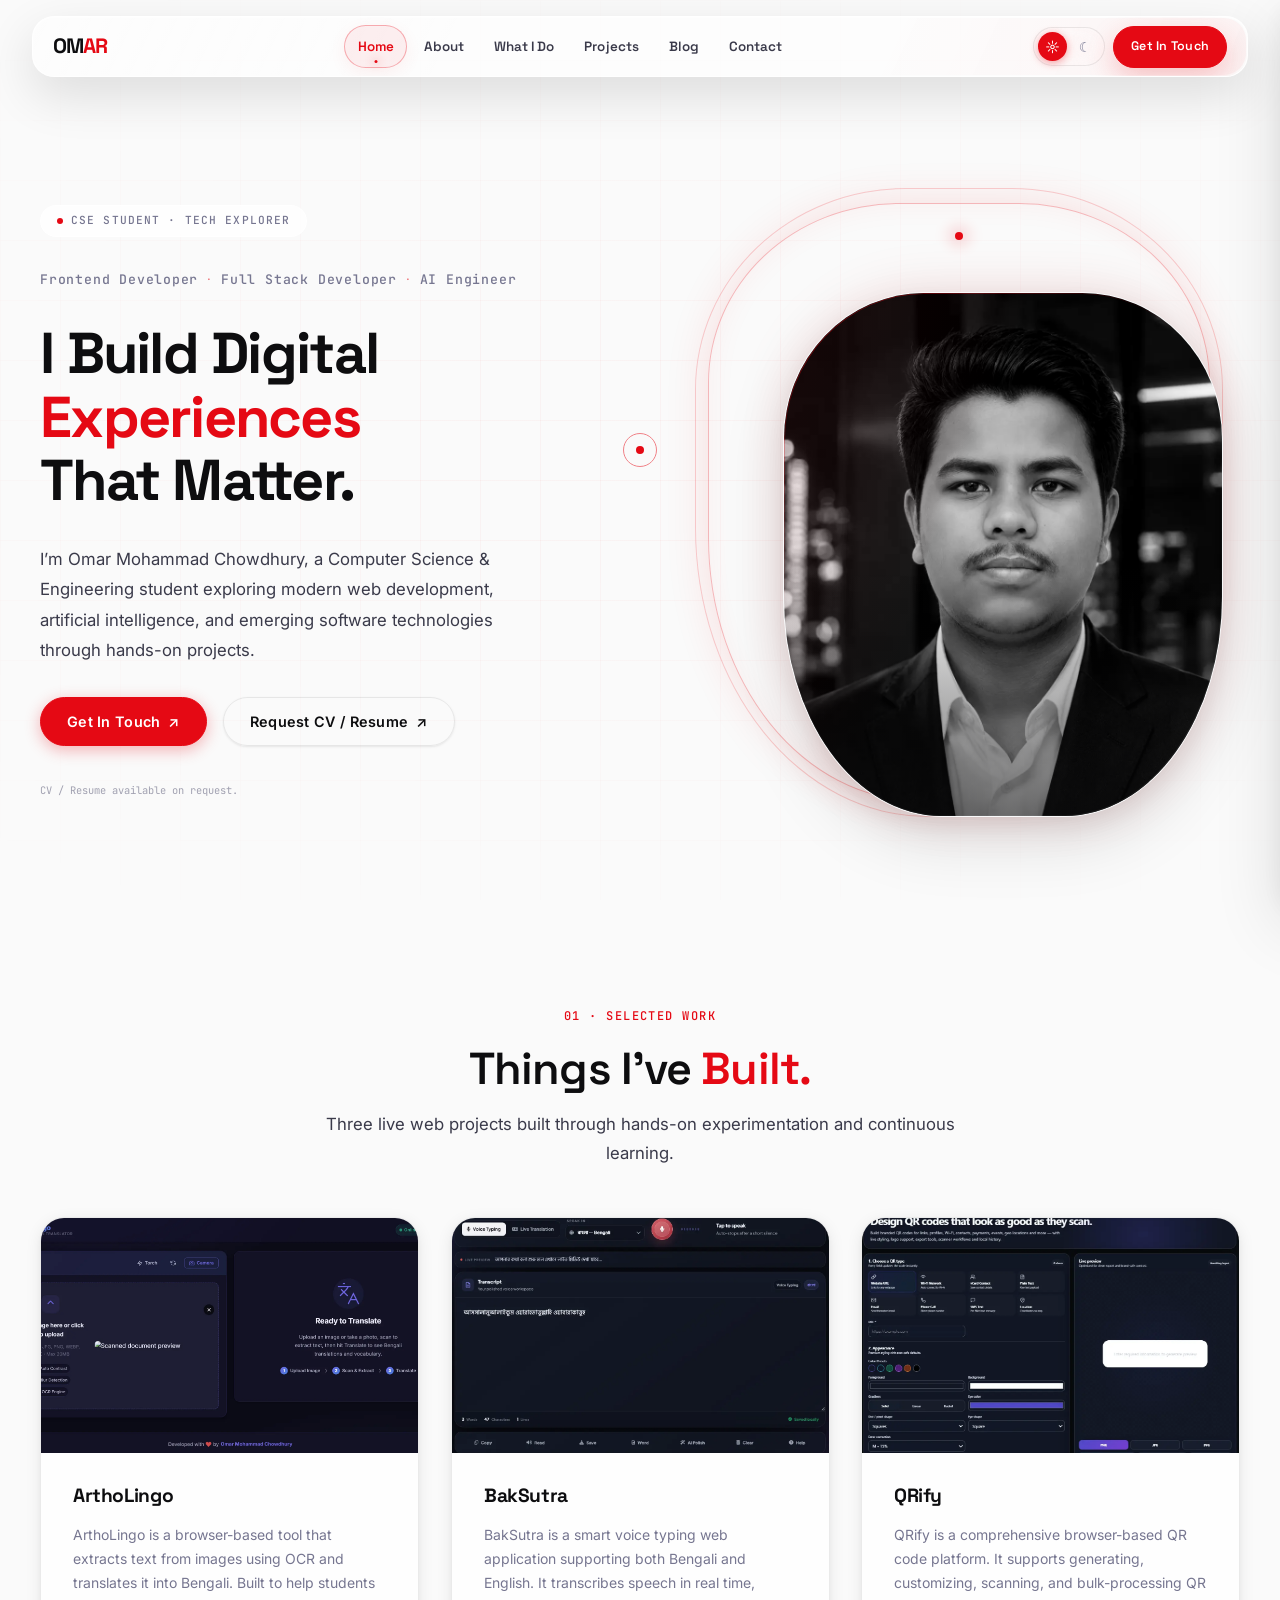
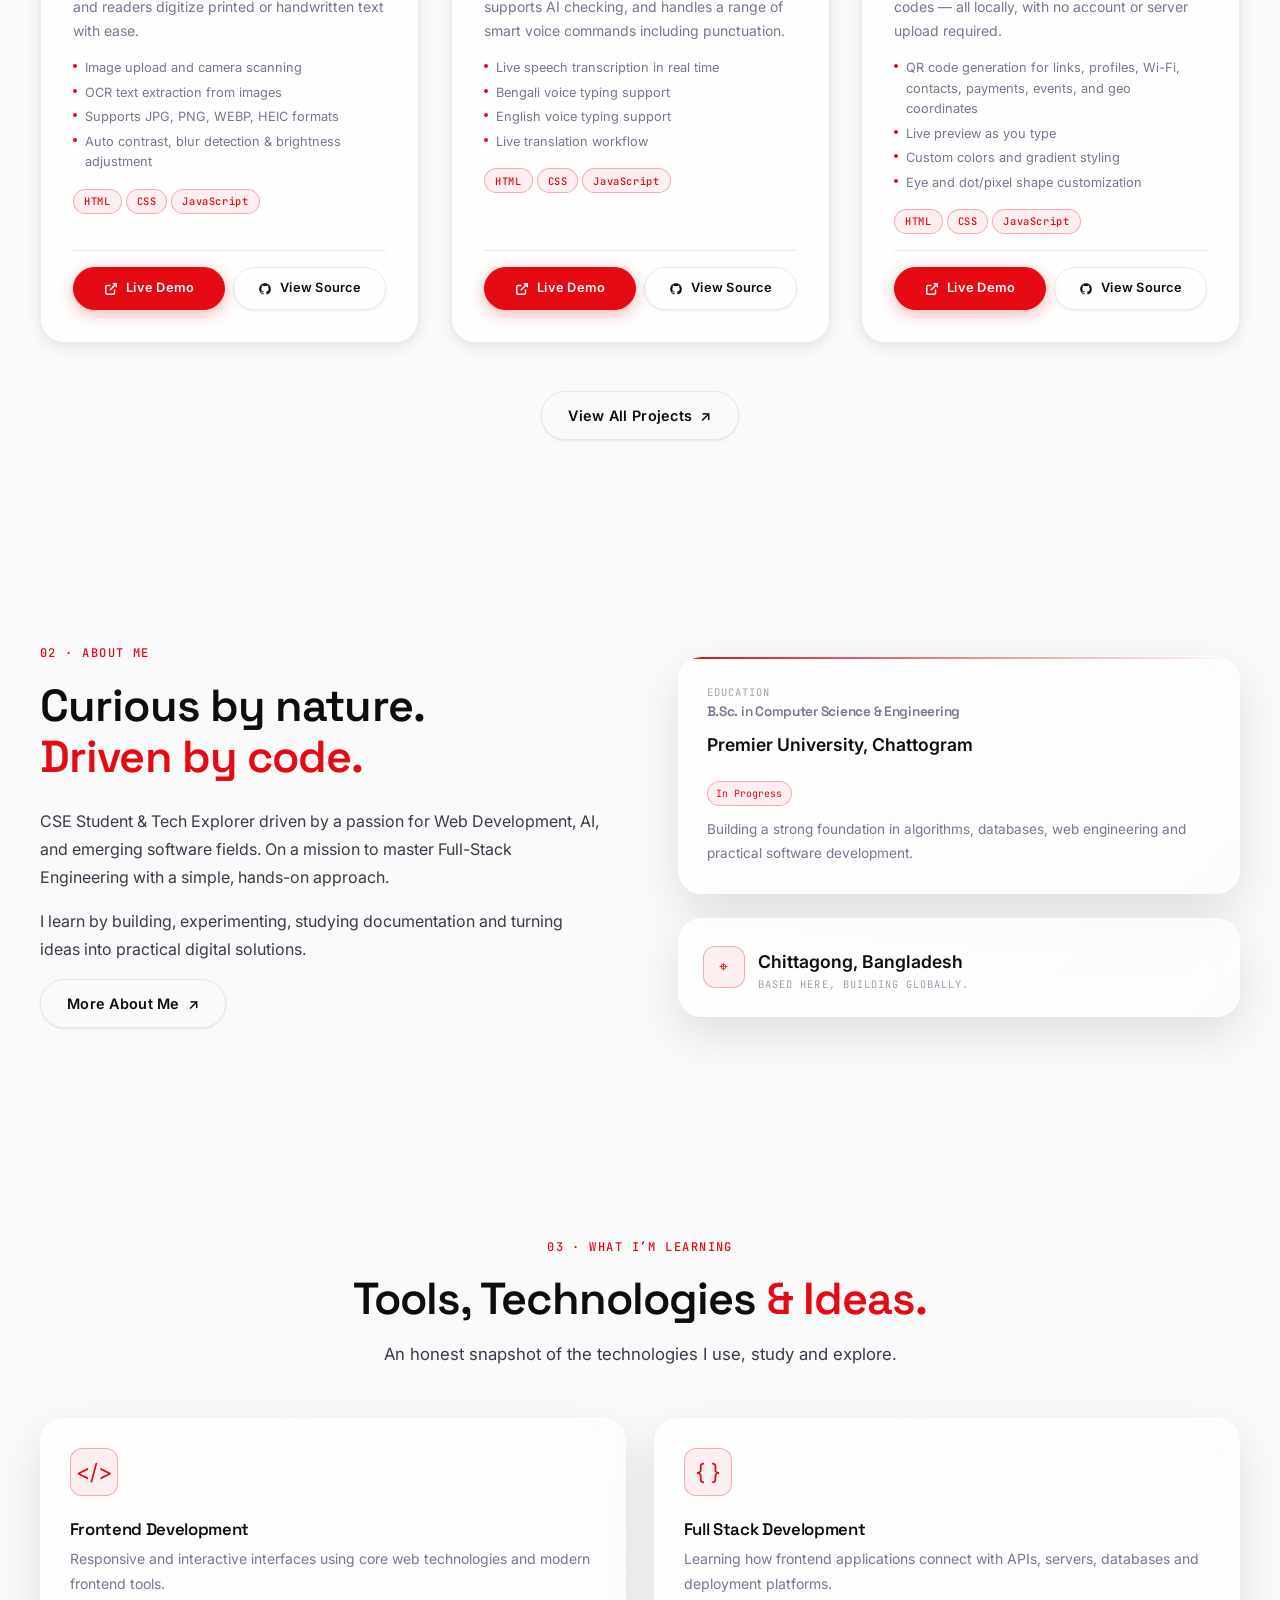
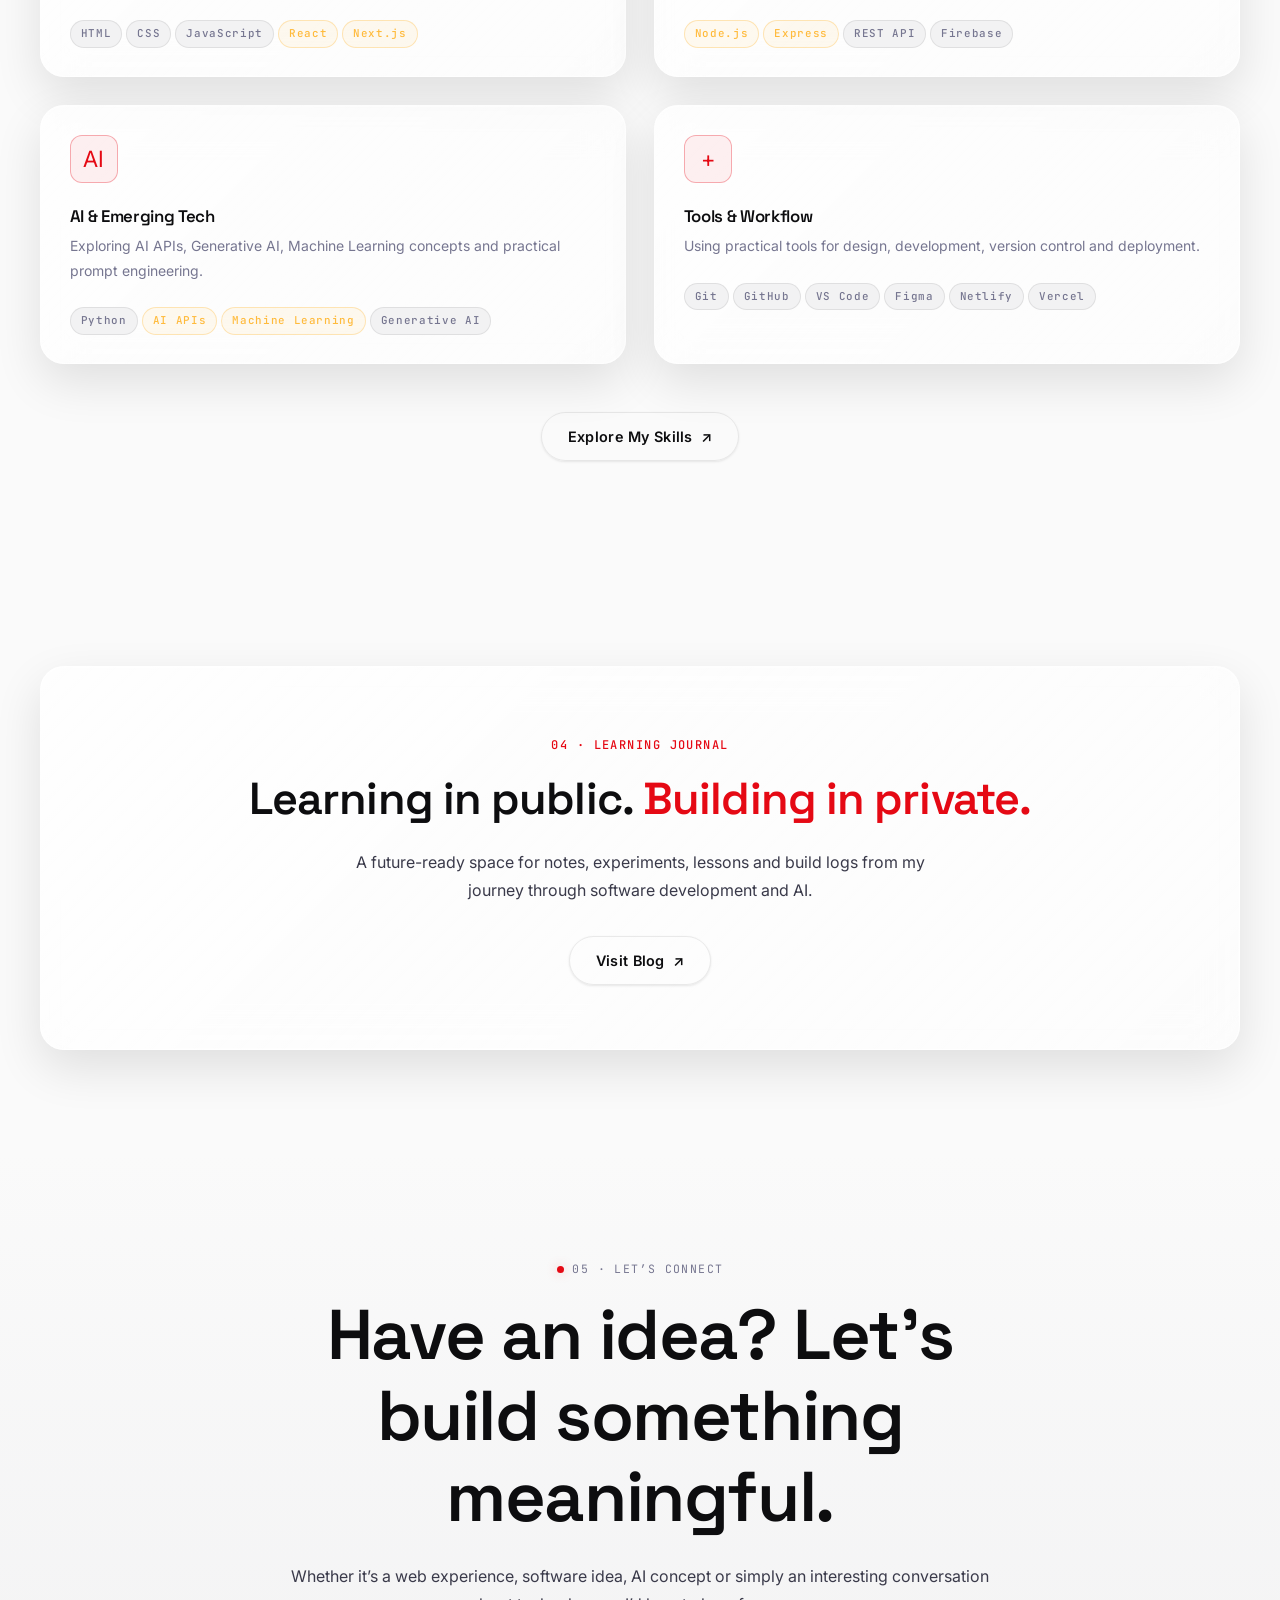
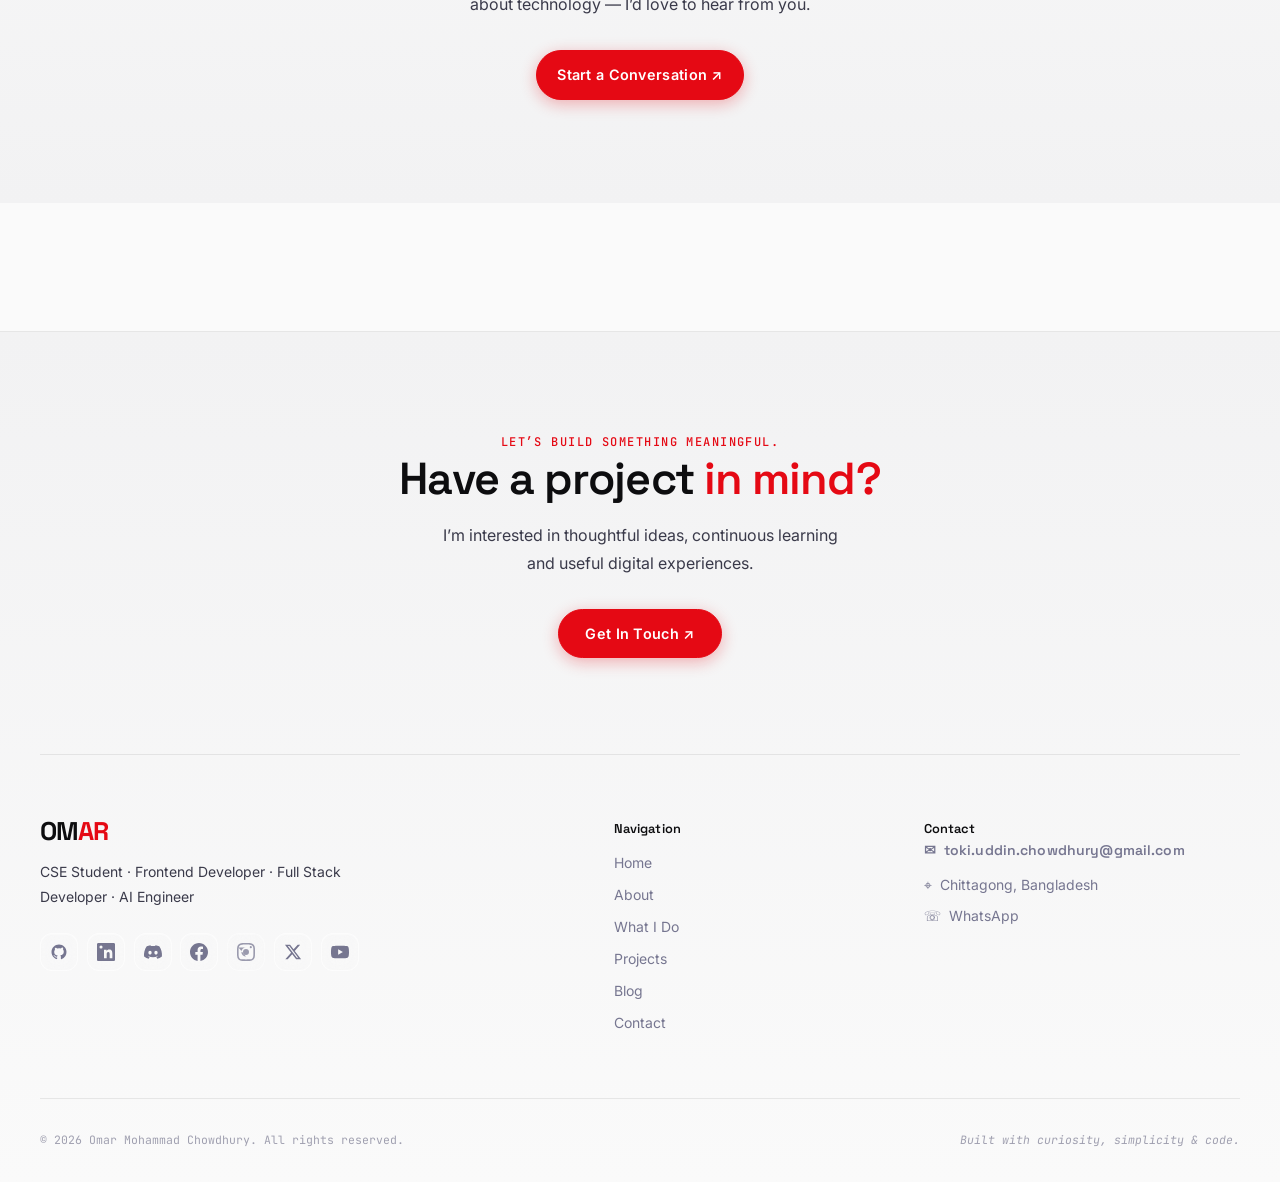
<file: index.html>
<!DOCTYPE html>

<html data-theme="light" lang="en">
<head>
<meta charset="utf-8"/>
<meta content="width=device-width, initial-scale=1.0" name="viewport"/>
<meta content="CSE Student, Frontend Developer, Full Stack Developer and AI Engineer building modern digital experiences." name="description"/>
<meta content="Omar Mohammad Chowdhury" name="author"/>
<meta content="index, follow" name="robots"/>
<meta content="website" property="og:type"/>
<meta content="Omar Mohammad Chowdhury — CSE Student &amp; Developer" property="og:title"/>
<meta content="CSE Student, Frontend Developer, Full Stack Developer and AI Engineer building modern digital experiences." property="og:description"/>
<meta content="profile.webp" property="og:image"/>
<meta content="summary_large_image" name="twitter:card"/>
<meta content="Omar Mohammad Chowdhury — CSE Student &amp; Developer" name="twitter:title"/>
<meta content="CSE Student, Frontend Developer, Full Stack Developer and AI Engineer building modern digital experiences." name="twitter:description"/>
<meta content="profile.webp" name="twitter:image"/>
<title>Omar Mohammad Chowdhury — CSE Student &amp; Developer</title>
<link href="omar-logo.svg" rel="icon" type="image/svg+xml"/>
<link crossorigin="" href="https://fonts.gstatic.com" rel="preconnect"/>
<link href="https://fonts.googleapis.com/css2?family=Inter:wght@300;400;500;600;700&amp;family=Space+Grotesk:wght@400;500;600;700&amp;family=JetBrains+Mono:wght@400;500&amp;display=swap" rel="stylesheet"/><link href="style.css" rel="stylesheet"/>
<link href="animations.css" rel="stylesheet"/>
<link href="responsive.css" rel="stylesheet"/>
<link href="premium-polish.css" rel="stylesheet"/>
<script src="theme.js"></script>
<meta content="index.html" property="og:url"/></head>
<body>
<a class="skip-link" href="#main">Skip to main content</a>
<div aria-label="Page scroll progress" class="scroll-progress" id="scrollProgress" role="progressbar"></div>
<div aria-hidden="true" class="cursor" id="cursor">
<div class="cursor-dot" id="cursorDot"></div>
<div class="cursor-ring" id="cursorRing"></div>
</div>
<div aria-hidden="true" class="page-transition" id="pageTransition">
<div class="page-transition-overlay"></div>
<div class="page-transition-accent"></div>
</div>
<div aria-hidden="true" class="mobile-nav-overlay" id="mobileMenuOverlay"></div>
<nav aria-hidden="true" aria-label="Mobile Navigation" class="mobile-nav-panel" id="mobileMenu">
<div class="mobile-nav-header">
<a class="nav-brand" href="index.html">OM<span>AR</span></a>
<button aria-label="Close navigation menu" class="mobile-nav-close" id="mobileMenuClose" type="button">×</button>
</div>
<div class="mobile-nav-links">
<a class="mobile-nav-link active" href="index.html"><span class="link-num">01</span> Home</a>
<a class="mobile-nav-link" href="about.html"><span class="link-num">02</span> About</a>
<a class="mobile-nav-link" href="what-i-do.html"><span class="link-num">03</span> What I Do</a>
<a class="mobile-nav-link" href="projects.html"><span class="link-num">04</span> Projects</a>
<a class="mobile-nav-link" href="blog.html"><span class="link-num">05</span> Blog</a>
<a class="mobile-nav-link" href="contact.html"><span class="link-num">06</span> Contact</a>
</div>
<div class="mobile-nav-footer">
<div class="mobile-theme-toggle">
<span class="mobile-theme-label">Appearance</span>
<div class="mobile-theme-switch">
<button aria-label="Light mode" class="theme-toggle-btn" data-mode="light" type="button">☼</button>
<button aria-label="Dark mode" class="theme-toggle-btn" data-mode="dark" type="button">☾</button>
</div>
</div>
<a class="btn btn-primary" href="contact.html">Get In Touch</a>
</div>
</nav>
<header>
<nav aria-label="Main Navigation" class="navbar" id="navbar">
<div class="navbar-inner">
<div class="navbar-floating">
<a aria-label="Omar — Home" class="nav-brand" href="index.html">OM<span>AR</span></a>
<div class="nav-links" role="menubar">
<a aria-current="page" class="nav-link active" href="index.html" role="menuitem">Home</a>
<a class="nav-link" href="about.html" role="menuitem">About</a>
<a class="nav-link" href="what-i-do.html" role="menuitem">What I Do</a>
<a class="nav-link" href="projects.html" role="menuitem">Projects</a>
<a class="nav-link" href="blog.html" role="menuitem">Blog</a>
<a class="nav-link" href="contact.html" role="menuitem">Contact</a>
</div>
<div class="nav-right">
<div aria-label="Theme selector" class="theme-toggle">
<button aria-label="Light mode" class="theme-toggle-btn" data-mode="light" type="button">☼</button>
<button aria-label="Dark mode" class="theme-toggle-btn" data-mode="dark" type="button">☾</button>
</div>
<a class="btn btn-primary nav-cta" href="contact.html">Get In Touch</a>
<button aria-controls="mobileMenu" aria-expanded="false" aria-label="Open menu" class="nav-hamburger" id="hamburger" type="button">
<span class="hamburger-line"></span>
<span class="hamburger-line"></span>
<span class="hamburger-line"></span>
</button>
</div>
</div>
</div>
</nav>
</header>
<main id="main">
<section aria-label="Introduction" class="hero hero-animate">
<div aria-hidden="true" class="hero-bg">
<div class="hero-bg-shape hero-bg-shape-1"></div>
<div class="hero-bg-shape hero-bg-shape-2"></div>
<div class="hero-bg-grid"></div>
</div>
<div class="hero-content">
<div class="hero-left">
<div class="hero-tag">
<span class="hero-tag-dot"></span>
            CSE Student · Tech Explorer
          </div>
<div class="hero-roles">
<span>Frontend Developer</span>
<span class="hero-role-sep">·</span>
<span>Full Stack Developer</span>
<span class="hero-role-sep">·</span>
<span>AI Engineer</span>
</div>
<h1 class="hero-headline">
            I Build Digital<br/>
<em>Experiences</em><br/>
            That Matter.
          </h1>
<p class="hero-desc">
            I’m Omar Mohammad Chowdhury, a Computer Science &amp; Engineering student exploring modern web development, artificial intelligence, and emerging software technologies through hands-on projects.
          </p>
<div class="hero-actions">
<a class="btn btn-primary magnetic" href="contact.html">Get In Touch <span aria-hidden="true">↗</span></a>
<a class="btn btn-secondary" href="contact.html">Request CV / Resume <span aria_hidden="true">↗</span></a>
</div>
<div class="hero-cv-note">CV / Resume available on request.</div>
</div>
<div class="hero-right">
<div aria-label="Omar Mohammad Chowdhury profile" class="hero-logo-stage">
<div class="hero-photo-frame">
<img alt="Omar Mohammad Chowdhury — CSE Student and Developer" decoding="async" height="620" loading="eager" src="profile.webp" width="520"/>
<span aria-hidden="true" class="hero-photo-overlay"></span>
</div>
<div aria-hidden="true" class="hero-logo-orbit"></div>
</div>
</div>
</div>
</section>
<section aria-labelledby="featured-projects-title" class="section">
<div class="container">
<div class="section-header reveal">
<span class="label-mono">01 · Selected Work</span>
<h2 id="featured-projects-title">Things I’ve <span class="text-accent">Built.</span></h2>
<p>Three live web projects built through hands-on experimentation and continuous learning.</p>
</div>
<div class="projects-grid" data-stagger="" id="homepage-projects"></div>
<div class="reveal" style="text-align:center;margin-top:var(--space-2xl);">
<a class="btn btn-secondary" href="projects.html">View All Projects <span aria-hidden="true">↗</span></a>
</div>
</div>
</section>
<section aria-labelledby="about-preview-title" class="section">
<div class="container">
<div class="about-preview">
<div class="about-preview-text reveal">
<span class="label-mono">02 · About Me</span>
<h2 id="about-preview-title">Curious by nature.<br/><span class="text-accent">Driven by code.</span></h2>
<p>
              CSE Student &amp; Tech Explorer driven by a passion for Web Development, AI, and emerging software fields. On a mission to master Full-Stack Engineering with a simple, hands-on approach.
            </p>
<p>
              I learn by building, experimenting, studying documentation and turning ideas into practical digital solutions.
            </p>
<a class="btn btn-secondary" href="about.html">More About Me <span aria-hidden="true">↗</span></a>
</div>
<div class="reveal reveal-right">
<div class="glass-card education-card">
<div class="edu-label">Education</div>
<h3 class="edu-degree">B.Sc. in Computer Science &amp; Engineering</h3>
<div class="edu-institution">Premier University, Chattogram</div>
<div class="edu-status">In Progress</div>
<p class="edu-description">Building a strong foundation in algorithms, databases, web engineering and practical software development.</p>
</div>
<div class="glass-card location-card" style="margin-top:var(--space-lg);">
<div aria-hidden="true" class="location-icon">⌖</div>
<div>
<div class="location-name">Chittagong, Bangladesh</div>
<div class="location-sub">Based here, building globally.</div>
</div>
</div>
</div>
</div>
</div>
</section>
<section aria-labelledby="skills-preview-title" class="section">
<div class="container">
<div class="section-header reveal">
<span class="label-mono">03 · What I’m Learning</span>
<h2 id="skills-preview-title">Tools, Technologies <span class="text-accent">&amp; Ideas.</span></h2>
<p>An honest snapshot of the technologies I use, study and explore.</p>
</div>
<div class="skills-grid" data-stagger="">
<article class="glass-card skill-card tilt-card stagger-child reveal">
<div class="skill-icon-wrap">&lt;/&gt;</div>
<h3>Frontend Development</h3>
<p>Responsive and interactive interfaces using core web technologies and modern frontend tools.</p>
<div class="skill-tags">
<span class="skill-tag">HTML</span><span class="skill-tag">CSS</span><span class="skill-tag">JavaScript</span><span class="skill-tag learning">React</span><span class="skill-tag learning">Next.js</span>
</div>
</article>
<article class="glass-card skill-card tilt-card stagger-child reveal">
<div class="skill-icon-wrap">{ }</div>
<h3>Full Stack Development</h3>
<p>Learning how frontend applications connect with APIs, servers, databases and deployment platforms.</p>
<div class="skill-tags">
<span class="skill-tag learning">Node.js</span><span class="skill-tag learning">Express</span><span class="skill-tag">REST API</span><span class="skill-tag">Firebase</span>
</div>
</article>
<article class="glass-card skill-card tilt-card stagger-child reveal">
<div class="skill-icon-wrap">AI</div>
<h3>AI &amp; Emerging Tech</h3>
<p>Exploring AI APIs, Generative AI, Machine Learning concepts and practical prompt engineering.</p>
<div class="skill-tags">
<span class="skill-tag">Python</span><span class="skill-tag learning">AI APIs</span><span class="skill-tag learning">Machine Learning</span><span class="skill-tag">Generative AI</span>
</div>
</article>
<article class="glass-card skill-card tilt-card stagger-child reveal">
<div class="skill-icon-wrap">+</div>
<h3>Tools &amp; Workflow</h3>
<p>Using practical tools for design, development, version control and deployment.</p>
<div class="skill-tags">
<span class="skill-tag">Git</span><span class="skill-tag">GitHub</span><span class="skill-tag">VS Code</span><span class="skill-tag">Figma</span><span class="skill-tag">Netlify</span><span class="skill-tag">Vercel</span>
</div>
</article>
</div>
<div class="reveal" style="text-align:center;margin-top:var(--space-2xl);">
<a class="btn btn-secondary" href="what-i-do.html">Explore My Skills <span aria-hidden="true">↗</span></a>
</div>
</div>
</section>
<section aria-labelledby="journal-title" class="section">
<div class="container">
<div class="glass-card reveal" style="padding:clamp(2rem,5vw,4rem);text-align:center;">
<span class="label-mono">04 · Learning Journal</span>
<h2 id="journal-title" style="margin-top:var(--space-md);">Learning in public. <span class="text-accent">Building in private.</span></h2>
<p style="max-width:620px;margin:var(--space-lg) auto var(--space-xl);">A future-ready space for notes, experiments, lessons and build logs from my journey through software development and AI.</p>
<a class="btn btn-secondary" href="blog.html">Visit Blog <span aria-hidden="true">↗</span></a>
</div>
</div>
</section>
<section aria-labelledby="cta-title" class="section section-dark">
<div class="container" style="text-align:center;">
<div class="reveal">
<span class="section-eyebrow" style="justify-content:center;">05 · Let’s Connect</span>
<h2 class="section-title" id="cta-title" style="max-width:760px;margin:0 auto var(--space-lg);">Have an idea? Let’s build something meaningful.</h2>
<p class="section-subtitle" style="margin:0 auto var(--space-xl);">Whether it’s a web experience, software idea, AI concept or simply an interesting conversation about technology — I’d love to hear from you.</p>
<a class="btn btn-primary btn-lg magnetic" href="contact.html">Start a Conversation ↗</a>
</div>
</div>
</section>
</main>
<footer aria-label="Site footer" class="footer">
<div class="container">
<div class="footer-cta reveal">
<span class="label-mono">Let’s Build Something Meaningful.</span>
<h2>Have a project <span class="text-accent">in mind?</span></h2>
<p>I’m interested in thoughtful ideas, continuous learning and useful digital experiences.</p>
<a class="btn btn-primary" href="contact.html">Get In Touch ↗</a>
</div>
<div class="footer-grid">
<div class="footer-brand">
<a class="nav-brand" href="index.html">OM<span>AR</span></a>
<p>CSE Student · Frontend Developer · Full Stack Developer · AI Engineer</p>
<div class="footer-social">
<a aria-label="GitHub" class="social-btn" href="https://github.com/tokiuddinchowdhury" rel="noopener noreferrer" target="_blank"><svg aria-hidden="true" viewbox="0 0 24 24"><path d="M12 2C6.48 2 2 6.48 2 12c0 4.42 2.87 8.17 6.84 9.49.5.09.68-.22.68-.48v-1.7c-2.78.61-3.37-1.18-3.37-1.18-.45-1.16-1.11-1.47-1.11-1.47-.91-.62.07-.61.07-.61 1 .07 1.53 1.03 1.53 1.03.89 1.53 2.34 1.09 2.91.83.09-.65.35-1.09.63-1.34-2.22-.25-4.55-1.11-4.55-4.95 0-1.09.39-1.98 1.03-2.68-.1-.25-.45-1.27.1-2.65 0 0 .84-.27 2.75 1.02A9.56 9.56 0 0 1 12 6.84c.85 0 1.71.11 2.5.34 1.91-1.29 2.75-1.02 2.75-1.02.55 1.38.2 2.4.1 2.65.64.7 1.02 1.59 1.02 2.68 0 3.85-2.33 4.7-4.56 4.95.36.31.68.92.68 1.85v2.74c0 .27.18.58.69.48A10 10 0 0 0 22 12c0-5.52-4.48-10-10-10Z" fill="currentColor"></path></svg></a>
<a aria-label="LinkedIn" class="social-btn" href="https://www.linkedin.com/in/omarmohammadchowdhury" rel="noopener noreferrer" target="_blank"><svg aria-hidden="true" viewbox="0 0 24 24"><path d="M20.45 20.45h-3.55v-5.57c0-1.33-.03-3.04-1.85-3.04-1.85 0-2.14 1.45-2.14 2.94v5.67H9.35V9h3.41v1.56h.05c.48-.9 1.64-1.85 3.37-1.85 3.6 0 4.27 2.37 4.27 5.46v6.28ZM5.34 7.43a2.06 2.06 0 1 1 0-4.13 2.06 2.06 0 0 1 0 4.13ZM3.56 20.45h3.56V9H3.56v11.45ZM22.23 0H1.77C.79 0 0 .77 0 1.73v20.54C0 23.23.79 24 1.77 24h20.46C23.21 24 24 23.23 24 22.27V1.73C24 .77 23.21 0 22.23 0Z" fill="currentColor"></path></svg></a>
<button aria-label="Copy Discord username: omarmohammadchowdhury" class="social-btn social-btn-discord" data-copy-text="omarmohammadchowdhury" data-tooltip="Discord: omarmohammadchowdhury" title="Discord: omarmohammadchowdhury (click to copy)" type="button"><svg aria-hidden="true" viewbox="0 0 24 24"><path d="M20.317 4.3698a19.7913 19.7913 0 00-4.8851-1.5152.0741.0741 0 00-.0785.0371c-.211.3753-.4447.8648-.6083 1.2495-1.8447-.2762-3.68-.2762-5.4868 0-.1636-.3933-.4058-.8742-.6177-1.2495a.077.077 0 00-.0785-.037 19.7363 19.7363 0 00-4.8852 1.515.0699.0699 0 00-.0321.0277C.5334 9.0458-.319 13.5799.0992 18.0578a.0824.0824 0 00.0312.0561c2.0528 1.5076 4.0413 2.4228 5.9929 3.0294a.0777.0777 0 00.0842-.0276c.4616-.6304.8731-1.2952 1.226-1.9942a.076.076 0 00-.0416-.1057c-.6528-.2476-1.2743-.5495-1.8722-.8923a.077.077 0 01-.0076-.1277c.1258-.0943.2517-.1923.3718-.2914a.0743.0743 0 01.0776-.0105c3.9278 1.7933 8.18 1.7933 12.0614 0a.0739.0739 0 01.0785.0095c.1202.099.246.1981.3728.2924a.077.077 0 01-.0066.1276 12.2986 12.2986 0 01-1.873.8914.0766.0766 0 00-.0407.1067c.3604.698.7719 1.3628 1.225 1.9932a.076.076 0 00.0842.0286c1.961-.6067 3.9495-1.5219 6.0023-3.0294a.077.077 0 00.0313-.0552c.5004-5.177-.8382-9.6739-3.5485-13.6604a.061.061 0 00-.0312-.0286zM8.02 15.3312c-1.1825 0-2.1569-1.0857-2.1569-2.419 0-1.3332.9555-2.4189 2.157-2.4189 1.2108 0 2.1757 1.0952 2.1568 2.419 0 1.3332-.9555 2.4189-2.1569 2.4189zm7.9748 0c-1.1825 0-2.1569-1.0857-2.1569-2.419 0-1.3332.9554-2.4189 2.1569-2.4189 1.2108 0 2.1757 1.0952 2.1568 2.419 0 1.3332-.946 2.4189-2.1568 2.4189Z" fill="currentColor"></path></svg></button>
<a aria-label="Facebook" class="social-btn" href="https://www.facebook.com/OmarMohammadChowdhury" rel="noopener noreferrer" target="_blank"><svg aria-hidden="true" viewbox="0 0 24 24"><path d="M24 12.07C24 5.4 18.63 0 12 0S0 5.4 0 12.07C0 18.1 4.39 23.11 10.13 24v-8.44H7.08v-3.49h3.05V9.41c0-3.02 1.79-4.68 4.53-4.68 1.31 0 2.69.24 2.69.24v2.97h-1.52c-1.49 0-1.96.93-1.96 1.89v2.25h3.33l-.53 3.49h-2.8V24C19.61 23.11 24 18.1 24 12.07Z" fill="currentColor"></path></svg></a>
<a aria-disabled="true" aria-label="Instagram" class="social-btn" data-placeholder-link="" href="#"><svg aria-hidden="true" viewbox="0 0 24 24"><path d="M12 2.16c3.2 0 3.58.01 4.85.07 3.25.15 4.77 1.69 4.92 4.92.06 1.27.07 1.65.07 4.85 0 3.2-.01 3.58-.07 4.85-.15 3.23-1.67 4.77-4.92 4.92-1.27.06-1.65.07-4.85.07-3.2 0-3.58-.01-4.85-.07-3.26-.15-4.77-1.7-4.92-4.92-.06-1.28-.07-1.69-.07-4.85 0-3.2.01-3.58.07-4.85.15-3.25 1.66-4.77 4.92-4.92C8.42 2.17 8.8 2.16 12 2.16Zm0-2.16C8.74 0 8.33.01 7.05.07 2.7.27.28 2.69.08 7.05.01 8.33 0 8.74 0 12s.01 3.67.08 4.95c.2 4.36 2.62 6.78 6.97 6.98 1.28.06 1.69.07 4.95.07s3.67-.01 4.95-.07c4.35-.2 6.78-2.62 6.98-6.98.06-1.28.07-1.69.07-4.95s-.01-3.67-.07-4.95C23.73 2.7 21.3.27 16.95.07 15.67.01 15.26 0 12 0Zm0 5.84A6.16 6.16 0 1 0 12 18.16 6.16 0 0 0 12 5.84Zm0 10.16a4 4 0 1 1 0-8 4 4 0 0 1 0 8Zm6.41-11.84a1.44 1.44 0 1 0 0 2.88 1.44 1.44 0 0 0 0-2.88Z" fill="currentColor"></path></svg></a>
<a aria-label="X / Twitter" class="social-btn" href="https://x.com/toki_uddin_omar" rel="noopener noreferrer" target="_blank"><svg aria-hidden="true" viewbox="0 0 24 24"><path d="M18.24 2.25h3.31l-7.23 8.26 8.5 11.24h-6.66l-5.2-6.8-5.94 6.8H1.71l7.73-8.84L1.25 2.25h6.83l4.71 6.23 5.45-6.23Zm-1.16 17.52h1.83L7.08 4.13H5.12L17.08 19.77Z" fill="currentColor"></path></svg></a>
<a aria-label="YouTube" class="social-btn" href="https://www.youtube.com/@OmarMohammadChowdhury" rel="noopener noreferrer" target="_blank"><svg aria-hidden="true" viewbox="0 0 24 24"><path d="M23.5 6.19a3.02 3.02 0 0 0-2.12-2.14C19.5 3.55 12 3.55 12 3.55s-7.5 0-9.38.5A3.02 3.02 0 0 0 .5 6.19C0 8.07 0 12 0 12s0 3.93.5 5.81a3.02 3.02 0 0 0 2.12 2.14c1.88.5 9.38.5 9.38.5s7.5 0 9.38-.5a3.02 3.02 0 0 0 2.12-2.14C24 15.93 24 12 24 12s0-3.93-.5-5.81ZM9.55 15.57V8.43L15.82 12l-6.27 3.57-6.27-3.57Z" fill="currentColor"></path></svg></a>
</div>
</div>
<div>
<div class="footer-col-title">Navigation</div>
<nav class="footer-links">
<a class="footer-link" href="index.html">Home</a>
<a class="footer-link" href="about.html">About</a>
<a class="footer-link" href="what-i-do.html">What I Do</a>
<a class="footer-link" href="projects.html">Projects</a>
<a class="footer-link" href="blog.html">Blog</a>
<a class="footer-link" href="contact.html">Contact</a>
</nav>
</div>
<div>
<div class="footer-col-title">Contact<div class="footer-contact-item"><span aria-hidden="true">✉</span><a href="mailto:toki.uddin.chowdhury@gmail.com">toki.uddin.chowdhury@gmail.com</a></div></div>
<div class="footer-contact-item"><span aria-hidden="true">⌖</span><span>Chittagong, Bangladesh</span></div>
<div class="footer-contact-item"><span aria-hidden="true">☏</span><a href="https://wa.me/8801784806650" rel="noopener noreferrer" target="_blank">WhatsApp</a></div>
</div>
</div>
<div class="footer-bottom">
<p class="footer-copyright">© 2026 Omar Mohammad Chowdhury. All rights reserved.</p>
<p class="footer-signature">Built with curiosity, simplicity &amp; code.</p>
</div>
</div>
</footer>
<script src="data-projects.js"></script>
<script src="data-blog.js"></script>
<script src="projects.js"></script>
<script src="navigation.js"></script>
<script src="animations.js"></script>
<script src="main.js"></script>
<script src="cursor.js"></script>
</body>
</html>
</file>
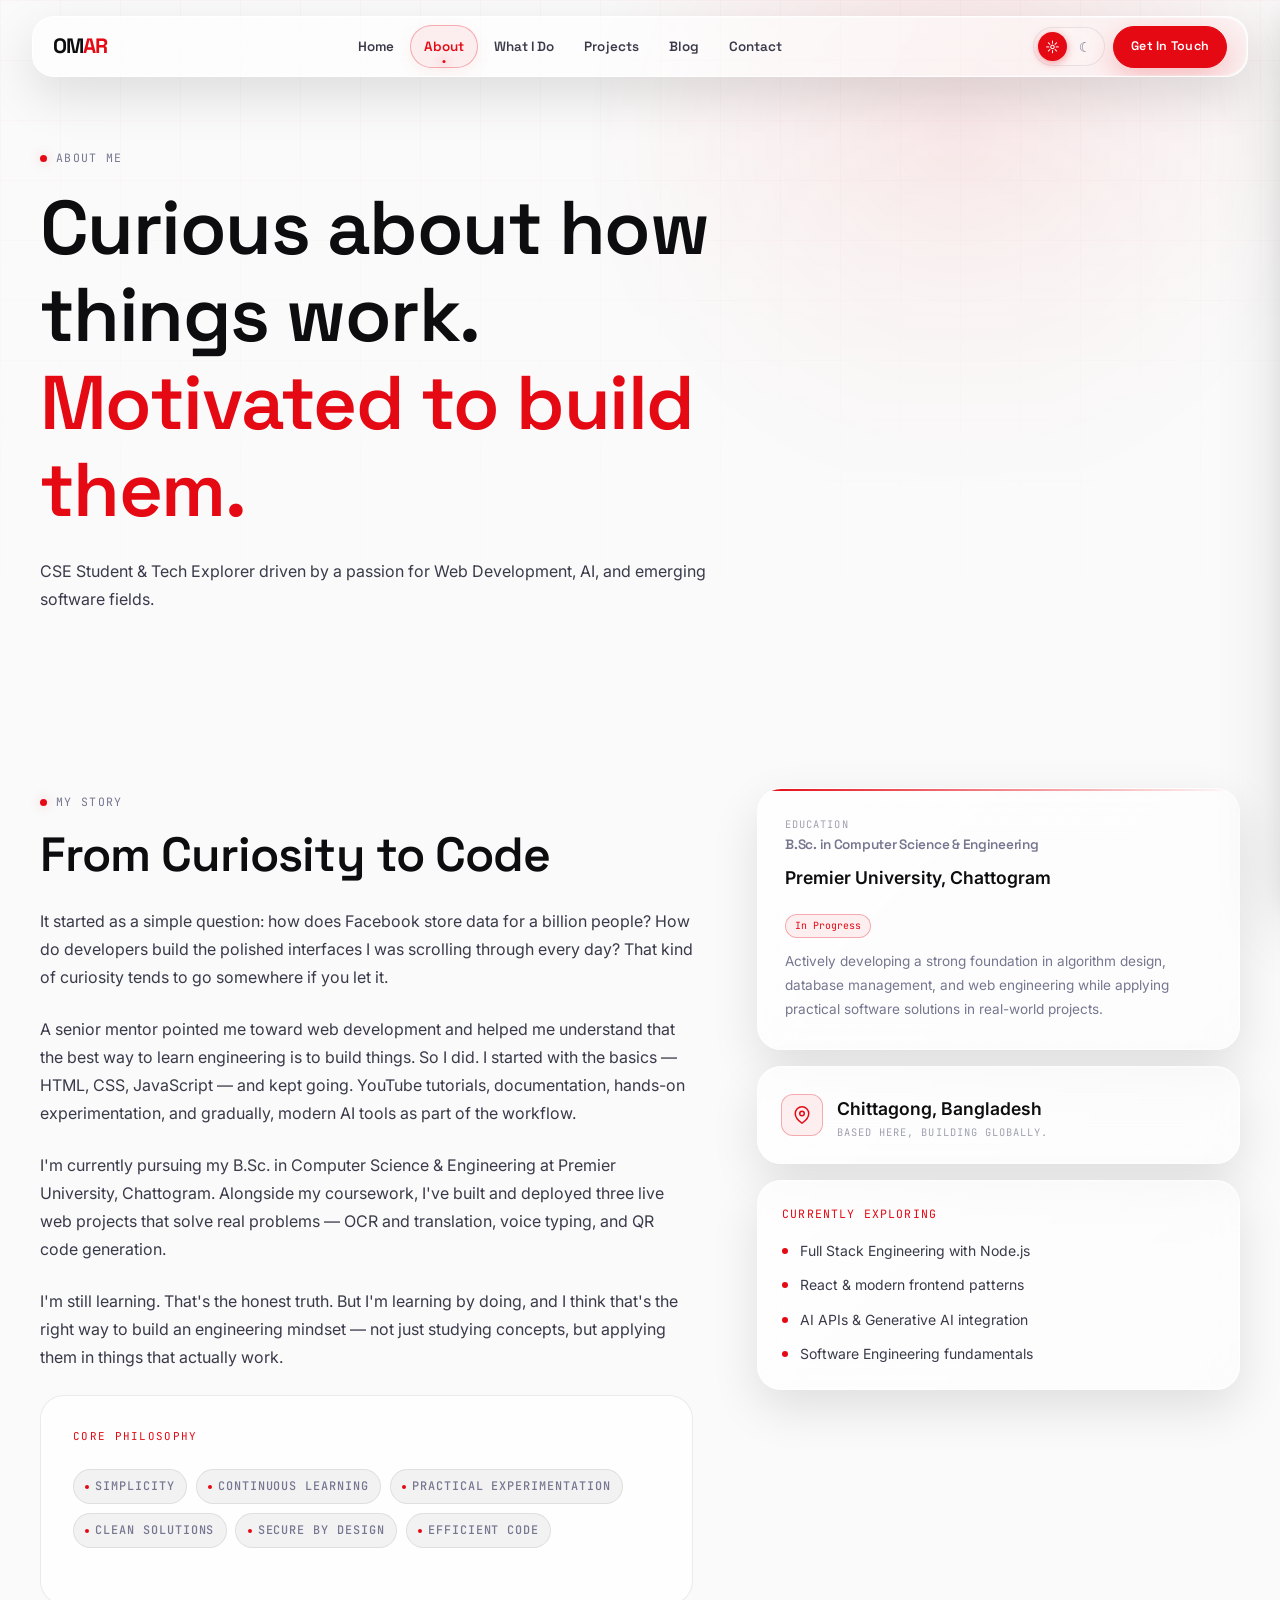
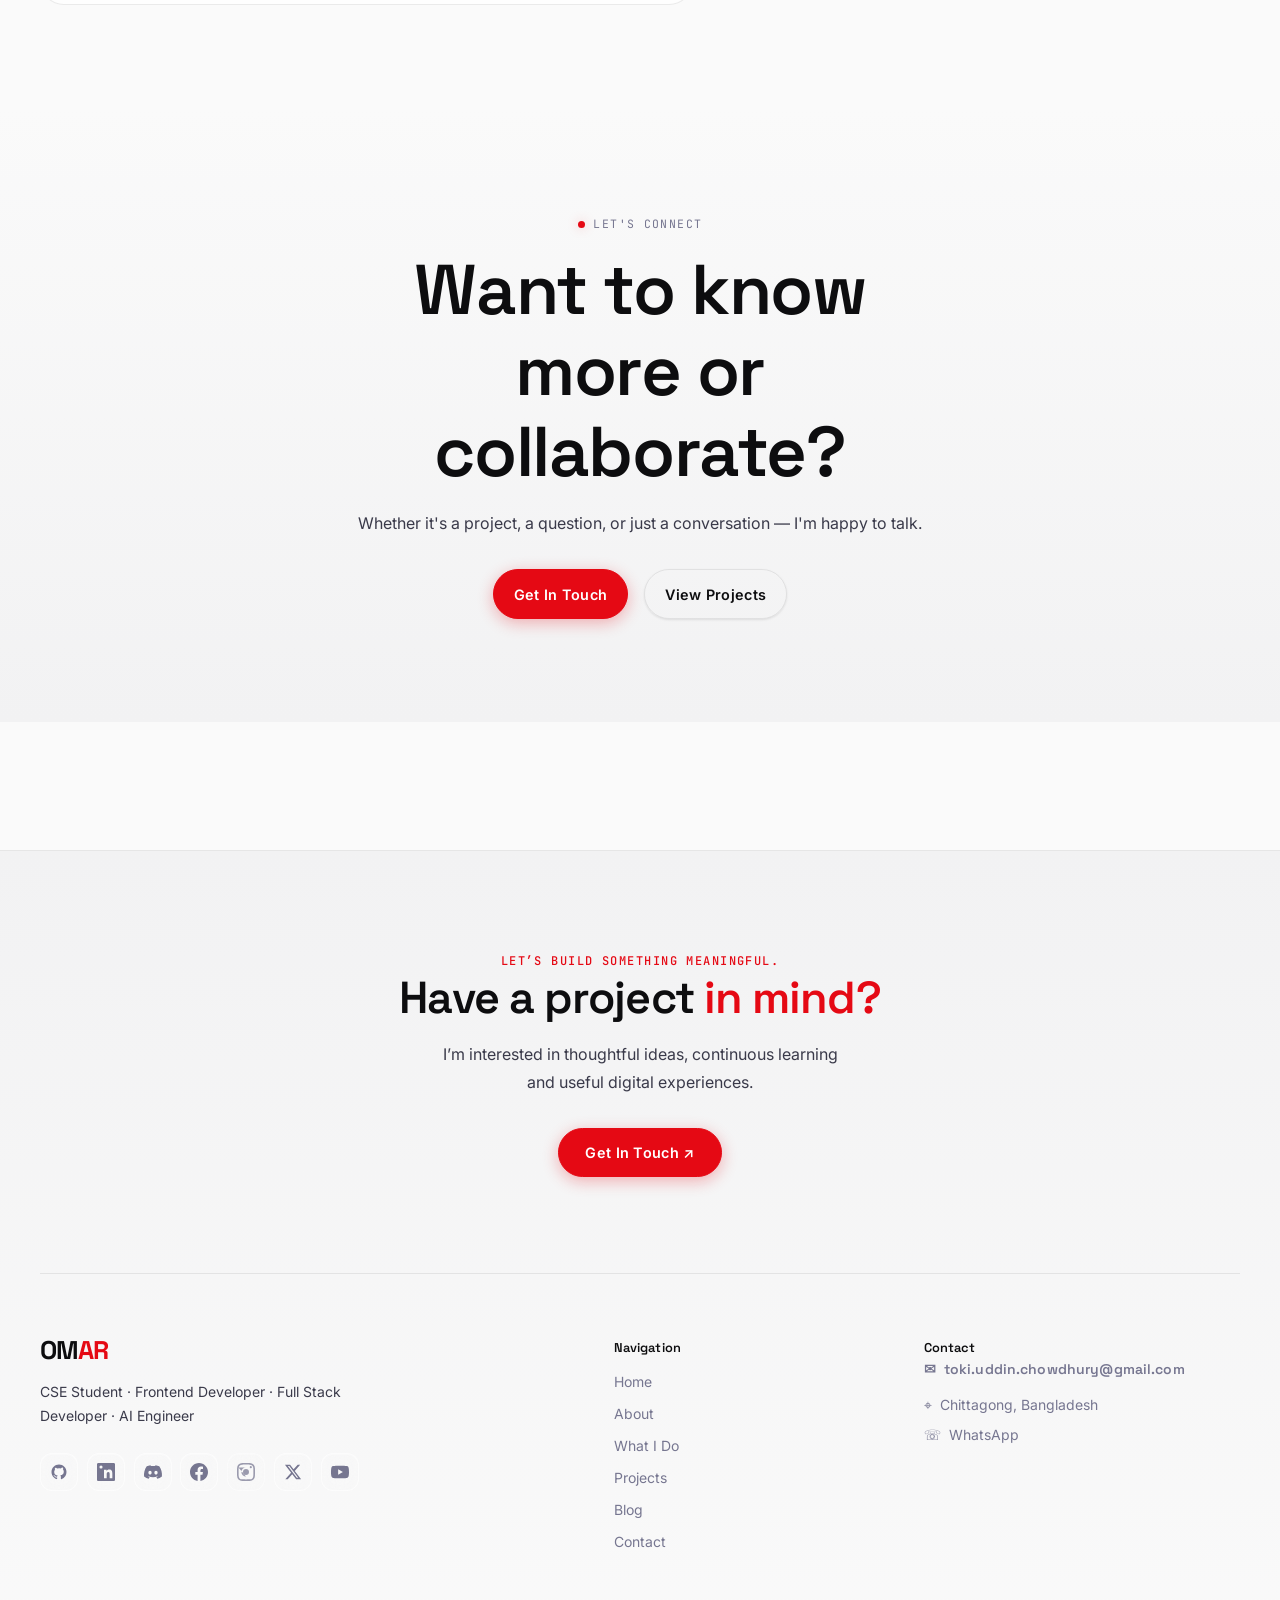
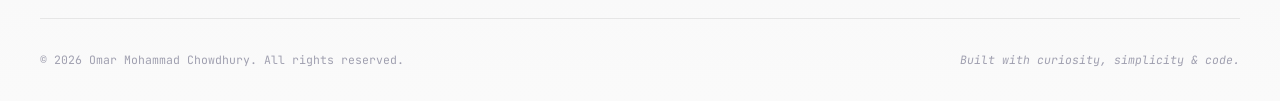
<file: about.html>
<!DOCTYPE html>

<html data-theme="light" lang="en">
<head>
<meta charset="utf-8"/>
<meta content="width=device-width, initial-scale=1.0" name="viewport"/>
<title>About Omar Mohammad Chowdhury</title>
<meta content="Learn about Omar Mohammad Chowdhury, a CSE student and developer exploring frontend, full stack engineering, AI, and practical digital solutions." name="description"/>
<meta content="Omar Mohammad Chowdhury" name="author"/>
<link href="about.html" rel="canonical"/>
<meta content="About Omar Mohammad Chowdhury" property="og:title"/>
<meta content="Learn about Omar Mohammad Chowdhury, a CSE student and developer exploring frontend, full stack engineering, AI, and practical digital solutions." property="og:description"/>
<meta content="website" property="og:type"/>
<link href="omar-logo.svg" rel="icon" type="image/svg+xml"/>
<link crossorigin="" href="https://fonts.gstatic.com" rel="preconnect"/>
<link href="https://fonts.googleapis.com/css2?family=Inter:wght@300;400;500;600;700&amp;family=Space+Grotesk:wght@400;500;600;700&amp;family=JetBrains+Mono:wght@400;500&amp;display=swap" rel="stylesheet"/><link href="style.css" rel="stylesheet"/>
<link href="animations.css" rel="stylesheet"/>
<link href="responsive.css" rel="stylesheet"/>
<link href="premium-polish.css" rel="stylesheet"/>
<script>
    (function(){var t=localStorage.getItem('omar-portfolio-theme');if(!t){t=window.matchMedia&&window.matchMedia('(prefers-color-scheme: dark)').matches?'dark':'light';}document.documentElement.setAttribute('data-theme',t);})();
  </script>
<meta content="profile.webp" property="og:image"/><meta content="about.html" property="og:url"/><meta content="summary_large_image" name="twitter:card"/><meta content="About Omar Mohammad Chowdhury" name="twitter:title"/><meta content="Learn about Omar Mohammad Chowdhury, a CSE student and developer exploring frontend, full stack engineering, AI, and practical digital solutions." name="twitter:description"/><meta content="profile.webp" name="twitter:image"/></head>
<body>
<a class="skip-link" href="#main">Skip to main content</a>
<div aria-label="Page scroll progress" class="scroll-progress" id="scrollProgress" role="progressbar"></div>
<div aria-hidden="true" class="page-transition" id="pageTransition">
<div class="page-transition-overlay"></div>
<div class="page-transition-accent"></div>
</div>
<div aria-hidden="true" class="mobile-nav-overlay" id="mobileMenuOverlay"></div>
<nav aria-hidden="true" aria-label="Mobile Navigation" class="mobile-nav-panel" id="mobileMenu">
<div class="mobile-nav-header">
<a aria-label="Omar home" class="nav-brand" href="index.html">OM<span>AR</span></a>
<button aria-label="Close menu" class="mobile-nav-close" id="mobileMenuClose" type="button">×</button>
</div>
<div class="mobile-nav-links">
<a class="mobile-nav-link" href="index.html"><span class="link-num">01</span> Home</a>
<a class="mobile-nav-link" href="about.html"><span class="link-num">02</span> About</a>
<a class="mobile-nav-link" href="what-i-do.html"><span class="link-num">03</span> What I Do</a>
<a class="mobile-nav-link" href="projects.html"><span class="link-num">04</span> Projects</a>
<a class="mobile-nav-link" href="blog.html"><span class="link-num">05</span> Blog</a>
<a class="mobile-nav-link" href="contact.html"><span class="link-num">06</span> Contact</a>
</div>
<div class="mobile-nav-footer">
<div class="mobile-theme-toggle">
<span class="mobile-theme-label">Appearance</span>
<div class="mobile-theme-switch">
<button aria-label="Light mode" class="theme-toggle-btn" data-mode="light" type="button">☼</button>
<button aria-label="Dark mode" class="theme-toggle-btn" data-mode="dark" type="button">☾</button>
</div>
</div>
<a class="btn btn-primary" href="contact.html">Get In Touch</a>
</div>
</nav>
<header>
<nav aria-label="Main Navigation" class="navbar" id="navbar">
<div class="navbar-inner">
<div class="navbar-floating">
<a aria-label="Omar home" class="nav-brand" href="index.html">OM<span>AR</span></a>
<div class="nav-links" role="menubar">
<a class="nav-link" href="index.html" role="menuitem">Home</a>
<a class="nav-link" href="about.html" role="menuitem">About</a>
<a class="nav-link" href="what-i-do.html" role="menuitem">What I Do</a>
<a class="nav-link" href="projects.html" role="menuitem">Projects</a>
<a class="nav-link" href="blog.html" role="menuitem">Blog</a>
<a class="nav-link" href="contact.html" role="menuitem">Contact</a>
</div>
<div class="nav-right">
<div aria-label="Theme selector" class="theme-toggle" role="group">
<button aria-label="Light mode" class="theme-toggle-btn" data-mode="light" type="button">☼</button>
<button aria-label="Dark mode" class="theme-toggle-btn" data-mode="dark" type="button">☾</button>
</div>
<a class="btn btn-primary nav-cta" href="contact.html">Get In Touch</a>
<button aria-controls="mobileMenu" aria-expanded="false" aria-label="Open menu" class="nav-hamburger" id="hamburger" type="button">
<span class="hamburger-line"></span><span class="hamburger-line"></span><span class="hamburger-line"></span>
</button>
</div>
</div>
</div>
</nav>
</header>
<main id="main">
<!-- Page Hero -->
<section aria-label="About page header" class="page-hero">
<div aria-hidden="true" class="page-hero-bg"></div>
<div class="container">
<span class="section-eyebrow hero-entrance">About Me</span>
<h1 class="section-title hero-entrance-delay-1" style="font-size:var(--text-5xl); max-width:700px;">
          Curious about how things work.<br/>
<span style="color:var(--crimson);">Motivated to build them.</span>
</h1>
<p class="section-subtitle hero-entrance-delay-2" style="margin-top:var(--space-4);">
          CSE Student &amp; Tech Explorer driven by a passion for Web Development, AI, and emerging software fields.
        </p>
</div>
</section>
<!-- About Content -->
<section aria-label="About content" class="section">
<div class="container">
<div class="about-grid">
<!-- Left: Story -->
<div class="about-text">
<div class="reveal">
<span class="section-eyebrow">My Story</span>
<h2 class="section-title" style="font-size:var(--text-3xl);">From Curiosity to Code</h2>
</div>
<div class="reveal reveal-delay-1">
<p>
                It started as a simple question: how does Facebook store data for a billion people? How do developers build the polished interfaces I was scrolling through every day? That kind of curiosity tends to go somewhere if you let it.
              </p>
<p>
                A senior mentor pointed me toward web development and helped me understand that the best way to learn engineering is to build things. So I did. I started with the basics — HTML, CSS, JavaScript — and kept going. YouTube tutorials, documentation, hands-on experimentation, and gradually, modern AI tools as part of the workflow.
              </p>
<p>
                I'm currently pursuing my B.Sc. in Computer Science &amp; Engineering at Premier University, Chattogram. Alongside my coursework, I've built and deployed three live web projects that solve real problems — OCR and translation, voice typing, and QR code generation.
              </p>
<p>
                I'm still learning. That's the honest truth. But I'm learning by doing, and I think that's the right way to build an engineering mindset — not just studying concepts, but applying them in things that actually work.
              </p>
</div>
<!-- Philosophy -->
<div class="about-philosophy reveal reveal-delay-2">
<div class="philosophy-title">Core Philosophy</div>
<div class="philosophy-list">
<span class="philosophy-tag">Simplicity</span>
<span class="philosophy-tag">Continuous Learning</span>
<span class="philosophy-tag">Practical Experimentation</span>
<span class="philosophy-tag">Clean Solutions</span>
<span class="philosophy-tag">Secure by Design</span>
<span class="philosophy-tag">Efficient Code</span>
</div>
</div>
</div>
<!-- Right: Cards -->
<div>
<!-- Education Card -->
<div class="glass-card education-card tilt-card reveal reveal-right reveal-delay-1">
<div class="edu-label">Education</div>
<h3 class="edu-degree">B.Sc. in Computer Science &amp; Engineering</h3>
<div class="edu-institution">Premier University, Chattogram</div>
<div class="edu-status">In Progress</div>
<p class="edu-description">
                Actively developing a strong foundation in algorithm design, database management, and web engineering while applying practical software solutions in real-world projects.
              </p>
</div>
<!-- Location Card -->
<div class="glass-card location-card reveal reveal-right reveal-delay-2">
<div class="location-icon">
<svg aria-hidden="true" fill="none" stroke="currentColor" stroke-width="2" viewbox="0 0 24 24">
<path d="M21 10c0 7-9 13-9 13s-9-6-9-13a9 9 0 0118 0z"></path><circle cx="12" cy="10" r="3"></circle>
</svg>
</div>
<div>
<div class="location-name">Chittagong, Bangladesh</div>
<div class="location-sub">Based here, building globally.</div>
</div>
</div>
<!-- What I'm Exploring Card -->
<div class="glass-card reveal reveal-right reveal-delay-3" style="padding:var(--space-6); margin-top:var(--space-5);">
<div style="font-family:var(--font-mono); font-size:var(--text-xs); color:var(--crimson); letter-spacing:0.1em; text-transform:uppercase; margin-bottom:var(--space-4);">Currently Exploring</div>
<div style="display:flex; flex-direction:column; gap:var(--space-3);">
<div style="display:flex; align-items:center; gap:var(--space-3); font-size:var(--text-sm); color:var(--text-secondary);">
<span style="width:6px; height:6px; border-radius:50%; background:var(--crimson); flex-shrink:0;"></span>
                  Full Stack Engineering with Node.js
                </div>
<div style="display:flex; align-items:center; gap:var(--space-3); font-size:var(--text-sm); color:var(--text-secondary);">
<span style="width:6px; height:6px; border-radius:50%; background:var(--crimson); flex-shrink:0;"></span>
                  React &amp; modern frontend patterns
                </div>
<div style="display:flex; align-items:center; gap:var(--space-3); font-size:var(--text-sm); color:var(--text-secondary);">
<span style="width:6px; height:6px; border-radius:50%; background:var(--crimson); flex-shrink:0;"></span>
                  AI APIs &amp; Generative AI integration
                </div>
<div style="display:flex; align-items:center; gap:var(--space-3); font-size:var(--text-sm); color:var(--text-secondary);">
<span style="width:6px; height:6px; border-radius:50%; background:var(--crimson); flex-shrink:0;"></span>
                  Software Engineering fundamentals
                </div>
</div>
</div>
</div>
</div>
</div>
</section>
<!-- CTA -->
<section aria-label="Contact CTA" class="section section-dark">
<div class="container" style="text-align:center;">
<div class="reveal">
<span class="section-eyebrow" style="justify-content:center;">Let's Connect</span>
<h2 class="section-title" style="max-width:500px; margin:0 auto var(--space-4);">Want to know more or collaborate?</h2>
<p class="section-subtitle" style="margin:0 auto var(--space-8);">Whether it's a project, a question, or just a conversation — I'm happy to talk.</p>
<div style="display:flex; gap:var(--space-4); justify-content:center; flex-wrap:wrap;">
<a class="btn btn-primary btn-lg magnetic" href="contact.html">Get In Touch</a>
<a class="btn btn-secondary btn-lg" href="projects.html">View Projects</a>
</div>
</div>
</div>
</section>
</main>
<footer aria-label="Site footer" class="footer">
<div class="container">
<div class="footer-cta reveal">
<span class="label-mono">Let’s Build Something Meaningful.</span>
<h2>Have a project <span class="text-accent">in mind?</span></h2>
<p>I’m interested in thoughtful ideas, continuous learning and useful digital experiences.</p>
<a class="btn btn-primary" href="contact.html">Get In Touch ↗</a>
</div>
<div class="footer-grid">
<div class="footer-brand">
<a class="nav-brand" href="index.html">OM<span>AR</span></a>
<p>CSE Student · Frontend Developer · Full Stack Developer · AI Engineer</p>
<div class="footer-social">
<a aria-label="GitHub" class="social-btn" href="https://github.com/tokiuddinchowdhury" rel="noopener noreferrer" target="_blank"><svg aria-hidden="true" viewbox="0 0 24 24"><path d="M12 2C6.48 2 2 6.48 2 12c0 4.42 2.87 8.17 6.84 9.49.5.09.68-.22.68-.48v-1.7c-2.78.61-3.37-1.18-3.37-1.18-.45-1.16-1.11-1.47-1.11-1.47-.91-.62.07-.61.07-.61 1 .07 1.53 1.03 1.53 1.03.89 1.53 2.34 1.09 2.91.83.09-.65.35-1.09.63-1.34-2.22-.25-4.55-1.11-4.55-4.95 0-1.09.39-1.98 1.03-2.68-.1-.25-.45-1.27.1-2.65 0 0 .84-.27 2.75 1.02A9.56 9.56 0 0 1 12 6.84c.85 0 1.71.11 2.5.34 1.91-1.29 2.75-1.02 2.75-1.02.55 1.38.2 2.4.1 2.65.64.7 1.02 1.59 1.02 2.68 0 3.85-2.33 4.7-4.56 4.95.36.31.68.92.68 1.85v2.74c0 .27.18.58.69.48A10 10 0 0 0 22 12c0-5.52-4.48-10-10-10Z" fill="currentColor"></path></svg></a>
<a aria-label="LinkedIn" class="social-btn" href="https://www.linkedin.com/in/omarmohammadchowdhury" rel="noopener noreferrer" target="_blank"><svg aria-hidden="true" viewbox="0 0 24 24"><path d="M20.45 20.45h-3.55v-5.57c0-1.33-.03-3.04-1.85-3.04-1.85 0-2.14 1.45-2.14 2.94v5.67H9.35V9h3.41v1.56h.05c.48-.9 1.64-1.85 3.37-1.85 3.6 0 4.27 2.37 4.27 5.46v6.28ZM5.34 7.43a2.06 2.06 0 1 1 0-4.13 2.06 2.06 0 0 1 0 4.13ZM3.56 20.45h3.56V9H3.56v11.45ZM22.23 0H1.77C.79 0 0 .77 0 1.73v20.54C0 23.23.79 24 1.77 24h20.46C23.21 24 24 23.23 24 22.27V1.73C24 .77 23.21 0 22.23 0Z" fill="currentColor"></path></svg></a>
<button aria-label="Copy Discord username: omarmohammadchowdhury" class="social-btn social-btn-discord" data-copy-text="omarmohammadchowdhury" data-tooltip="Discord: omarmohammadchowdhury" title="Discord: omarmohammadchowdhury (click to copy)" type="button"><svg aria-hidden="true" viewbox="0 0 24 24"><path d="M20.317 4.3698a19.7913 19.7913 0 00-4.8851-1.5152.0741.0741 0 00-.0785.0371c-.211.3753-.4447.8648-.6083 1.2495-1.8447-.2762-3.68-.2762-5.4868 0-.1636-.3933-.4058-.8742-.6177-1.2495a.077.077 0 00-.0785-.037 19.7363 19.7363 0 00-4.8852 1.515.0699.0699 0 00-.0321.0277C.5334 9.0458-.319 13.5799.0992 18.0578a.0824.0824 0 00.0312.0561c2.0528 1.5076 4.0413 2.4228 5.9929 3.0294a.0777.0777 0 00.0842-.0276c.4616-.6304.8731-1.2952 1.226-1.9942a.076.076 0 00-.0416-.1057c-.6528-.2476-1.2743-.5495-1.8722-.8923a.077.077 0 01-.0076-.1277c.1258-.0943.2517-.1923.3718-.2914a.0743.0743 0 01.0776-.0105c3.9278 1.7933 8.18 1.7933 12.0614 0a.0739.0739 0 01.0785.0095c.1202.099.246.1981.3728.2924a.077.077 0 01-.0066.1276 12.2986 12.2986 0 01-1.873.8914.0766.0766 0 00-.0407.1067c.3604.698.7719 1.3628 1.225 1.9932a.076.076 0 00.0842.0286c1.961-.6067 3.9495-1.5219 6.0023-3.0294a.077.077 0 00.0313-.0552c.5004-5.177-.8382-9.6739-3.5485-13.6604a.061.061 0 00-.0312-.0286zM8.02 15.3312c-1.1825 0-2.1569-1.0857-2.1569-2.419 0-1.3332.9555-2.4189 2.157-2.4189 1.2108 0 2.1757 1.0952 2.1568 2.419 0 1.3332-.9555 2.4189-2.1569 2.4189zm7.9748 0c-1.1825 0-2.1569-1.0857-2.1569-2.419 0-1.3332.9554-2.4189 2.1569-2.4189 1.2108 0 2.1757 1.0952 2.1568 2.419 0 1.3332-.946 2.4189-2.1568 2.4189Z" fill="currentColor"></path></svg></button>
<a aria-label="Facebook" class="social-btn" href="https://www.facebook.com/OmarMohammadChowdhury" rel="noopener noreferrer" target="_blank"><svg aria-hidden="true" viewbox="0 0 24 24"><path d="M24 12.07C24 5.4 18.63 0 12 0S0 5.4 0 12.07C0 18.1 4.39 23.11 10.13 24v-8.44H7.08v-3.49h3.05V9.41c0-3.02 1.79-4.68 4.53-4.68 1.31 0 2.69.24 2.69.24v2.97h-1.52c-1.49 0-1.96.93-1.96 1.89v2.25h3.33l-.53 3.49h-2.8V24C19.61 23.11 24 18.1 24 12.07Z" fill="currentColor"></path></svg></a>
<a aria-disabled="true" aria-label="Instagram" class="social-btn" data-placeholder-link="" href="#"><svg aria-hidden="true" viewbox="0 0 24 24"><path d="M12 2.16c3.2 0 3.58.01 4.85.07 3.25.15 4.77 1.69 4.92 4.92.06 1.27.07 1.65.07 4.85 0 3.2-.01 3.58-.07 4.85-.15 3.23-1.67 4.77-4.92 4.92-1.27.06-1.65.07-4.85.07-3.2 0-3.58-.01-4.85-.07-3.26-.15-4.77-1.7-4.92-4.92-.06-1.28-.07-1.69-.07-4.85 0-3.2.01-3.58.07-4.85.15-3.25 1.66-4.77 4.92-4.92C8.42 2.17 8.8 2.16 12 2.16Zm0-2.16C8.74 0 8.33.01 7.05.07 2.7.27.28 2.69.08 7.05.01 8.33 0 8.74 0 12s.01 3.67.08 4.95c.2 4.36 2.62 6.78 6.97 6.98 1.28.06 1.69.07 4.95.07s3.67-.01 4.95-.07c4.35-.2 6.78-2.62 6.98-6.98.06-1.28.07-1.69.07-4.95s-.01-3.67-.07-4.95C23.73 2.7 21.3.27 16.95.07 15.67.01 15.26 0 12 0Zm0 5.84A6.16 6.16 0 1 0 12 18.16 6.16 0 0 0 12 5.84Zm0 10.16a4 4 0 1 1 0-8 4 4 0 0 1 0 8Zm6.41-11.84a1.44 1.44 0 1 0 0 2.88 1.44 1.44 0 0 0 0-2.88Z" fill="currentColor"></path></svg></a>
<a aria-label="X / Twitter" class="social-btn" href="https://x.com/toki_uddin_omar" rel="noopener noreferrer" target="_blank"><svg aria-hidden="true" viewbox="0 0 24 24"><path d="M18.24 2.25h3.31l-7.23 8.26 8.5 11.24h-6.66l-5.2-6.8-5.94 6.8H1.71l7.73-8.84L1.25 2.25h6.83l4.71 6.23 5.45-6.23Zm-1.16 17.52h1.83L7.08 4.13H5.12L17.08 19.77Z" fill="currentColor"></path></svg></a>
<a aria-label="YouTube" class="social-btn" href="https://www.youtube.com/@OmarMohammadChowdhury" rel="noopener noreferrer" target="_blank"><svg aria-hidden="true" viewbox="0 0 24 24"><path d="M23.5 6.19a3.02 3.02 0 0 0-2.12-2.14C19.5 3.55 12 3.55 12 3.55s-7.5 0-9.38.5A3.02 3.02 0 0 0 .5 6.19C0 8.07 0 12 0 12s0 3.93.5 5.81a3.02 3.02 0 0 0 2.12 2.14c1.88.5 9.38.5 9.38.5s7.5 0 9.38-.5a3.02 3.02 0 0 0 2.12-2.14C24 15.93 24 12 24 12s0-3.93-.5-5.81ZM9.55 15.57V8.43L15.82 12l-6.27 3.57-6.27-3.57Z" fill="currentColor"></path></svg></a>
</div>
</div>
<div>
<div class="footer-col-title">Navigation</div>
<nav class="footer-links">
<a class="footer-link" href="index.html">Home</a>
<a class="footer-link" href="about.html">About</a>
<a class="footer-link" href="what-i-do.html">What I Do</a>
<a class="footer-link" href="projects.html">Projects</a>
<a class="footer-link" href="blog.html">Blog</a>
<a class="footer-link" href="contact.html">Contact</a>
</nav>
</div>
<div>
<div class="footer-col-title">Contact<div class="footer-contact-item"><span aria-hidden="true">✉</span><a href="mailto:toki.uddin.chowdhury@gmail.com">toki.uddin.chowdhury@gmail.com</a></div></div>
<div class="footer-contact-item"><span aria-hidden="true">⌖</span><span>Chittagong, Bangladesh</span></div>
<div class="footer-contact-item"><span aria-hidden="true">☏</span><a href="https://wa.me/8801784806650" rel="noopener noreferrer" target="_blank">WhatsApp</a></div>
</div>
</div>
<div class="footer-bottom">
<p class="footer-copyright">© 2026 Omar Mohammad Chowdhury. All rights reserved.</p>
<p class="footer-signature">Built with curiosity, simplicity &amp; code.</p>
</div>
</div>
</footer>
<script src="data-projects.js"></script>
<script src="data-blog.js"></script>
<script src="theme.js"></script>
<script src="navigation.js"></script>
<script src="animations.js"></script>
<script src="main.js"></script>
</body>
</html>
</file>
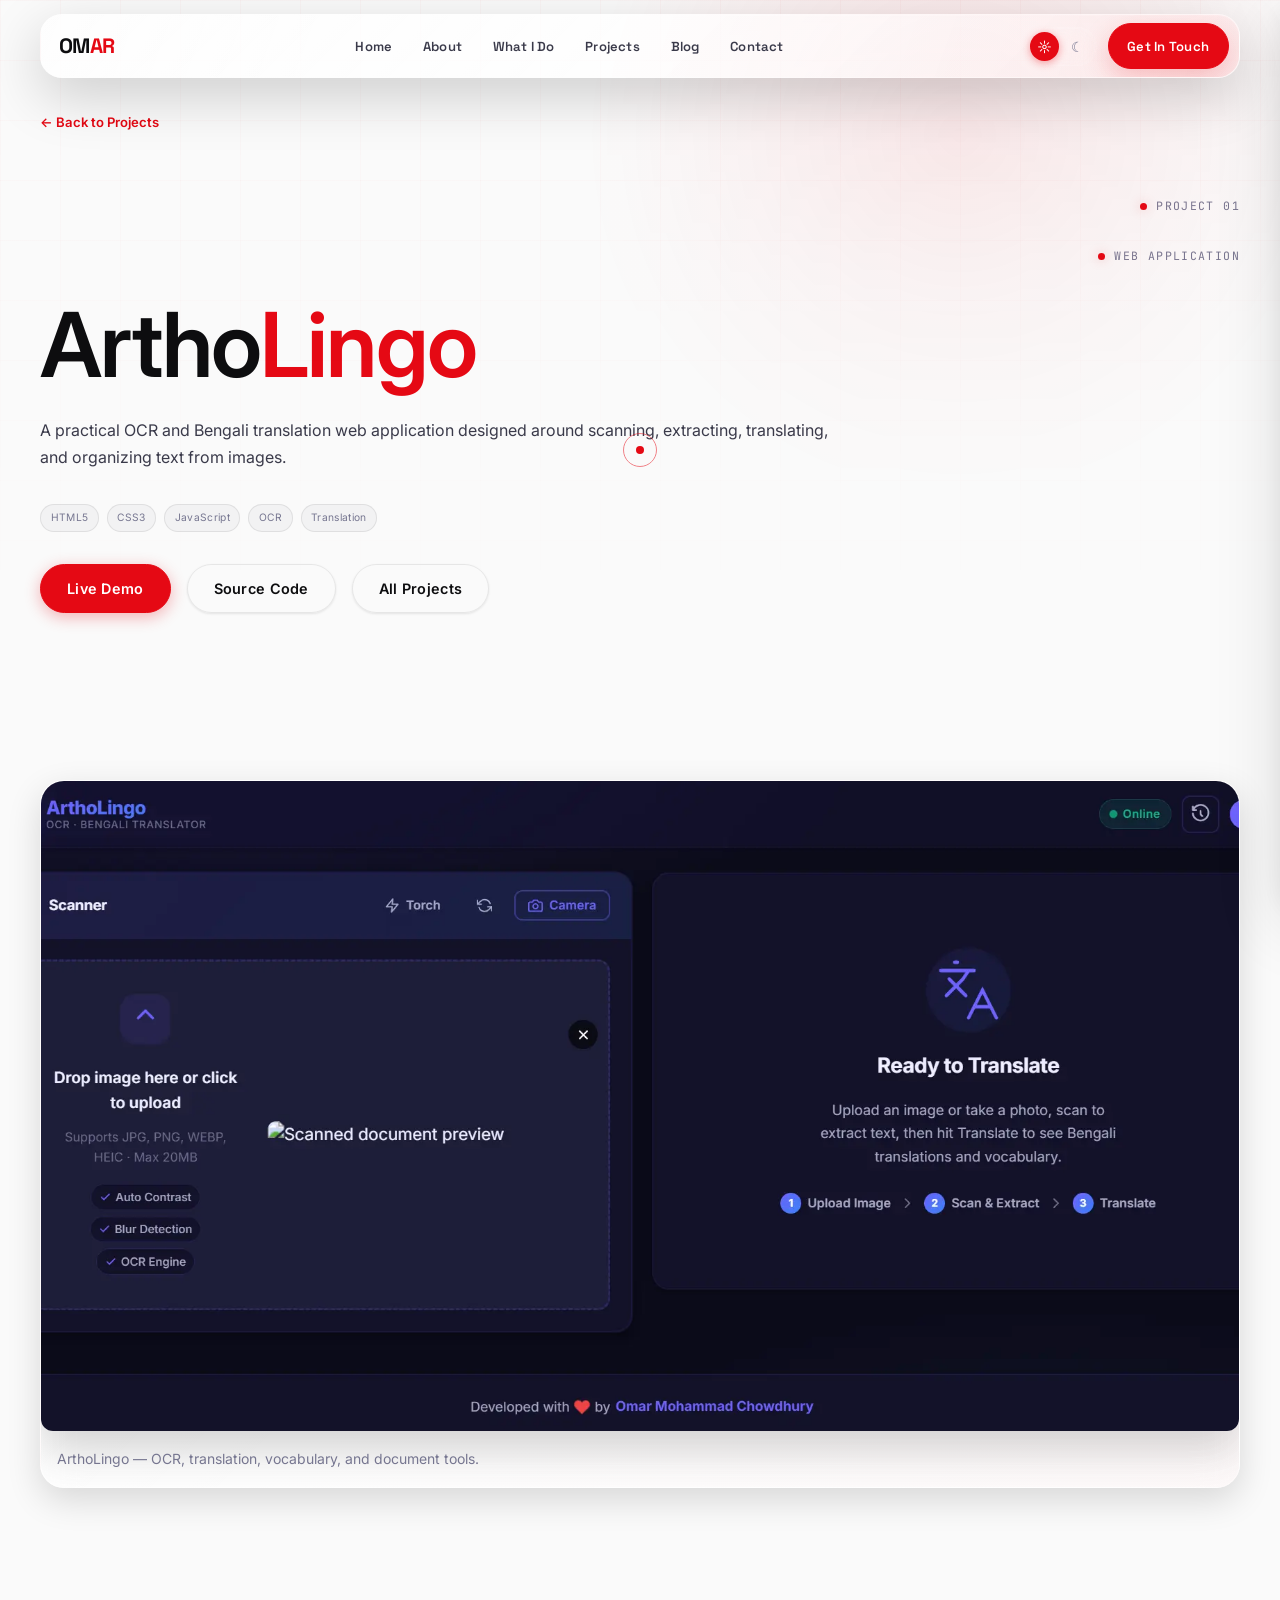
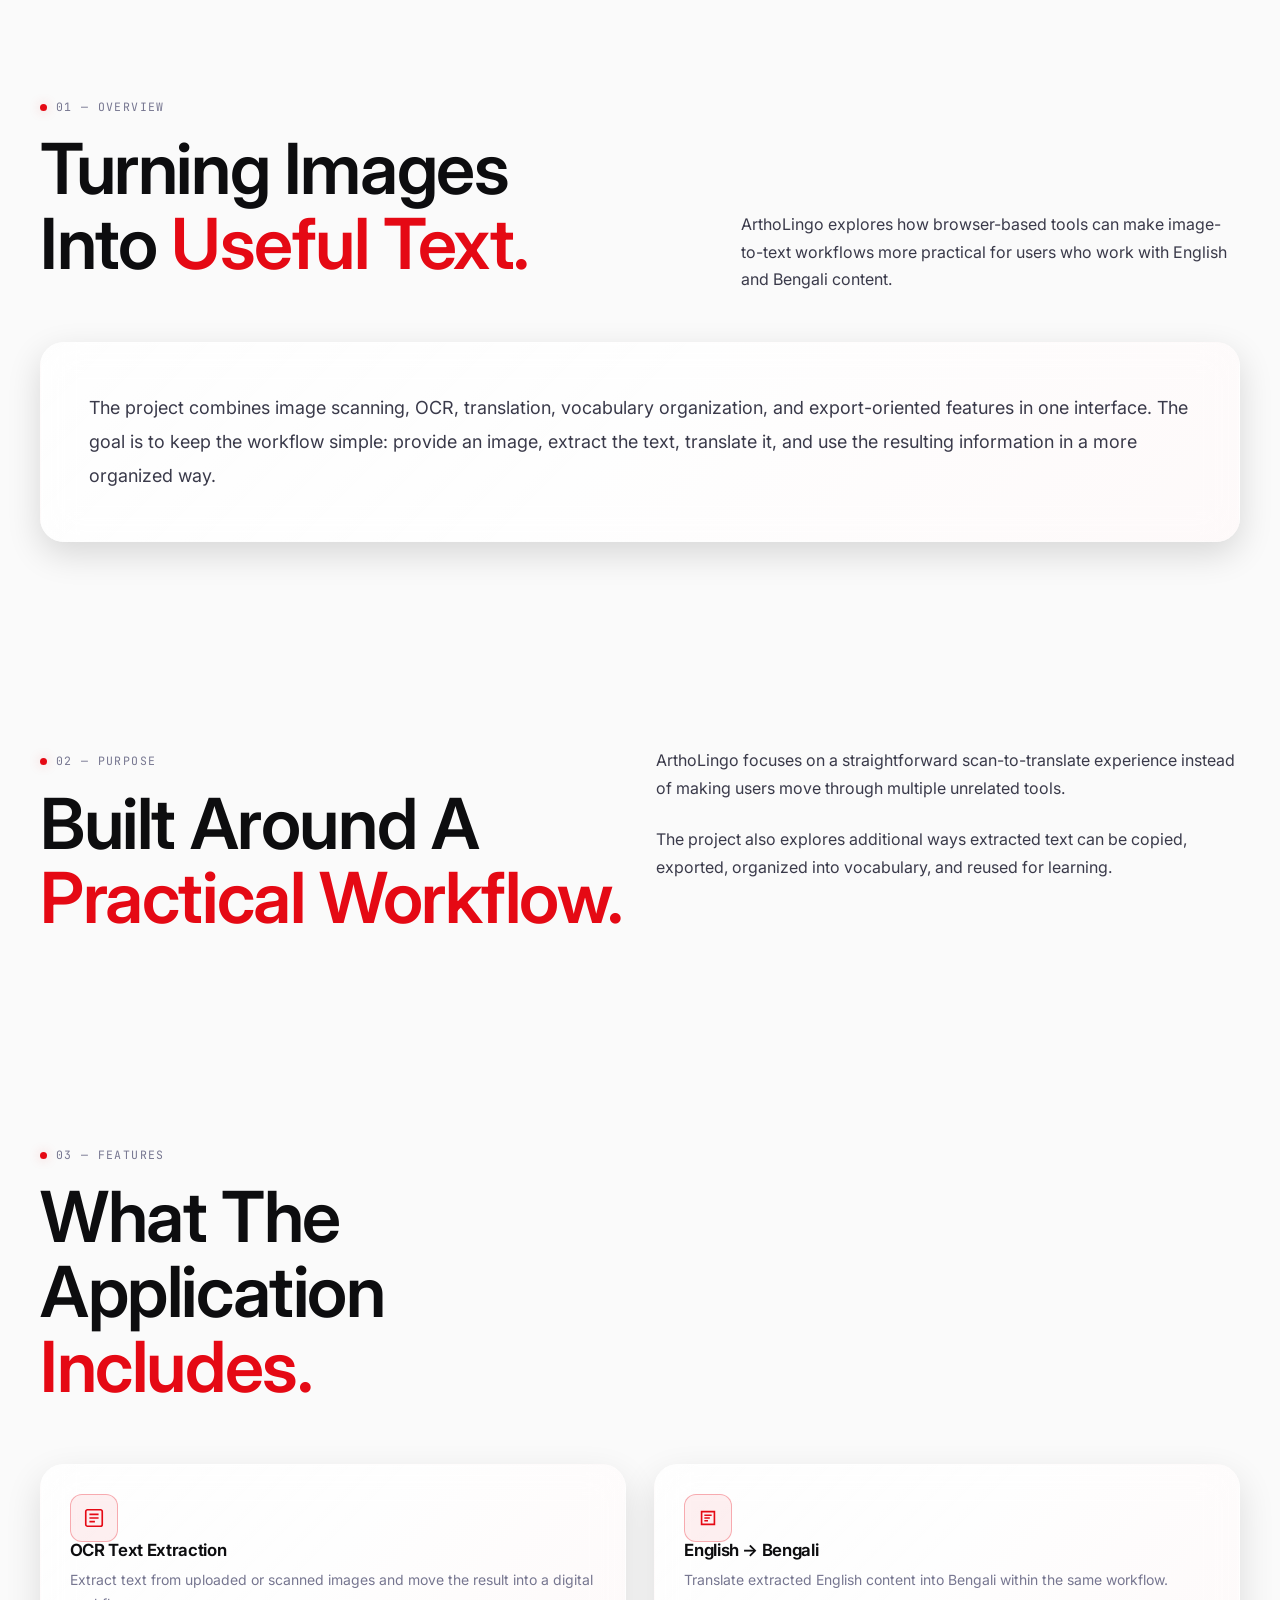
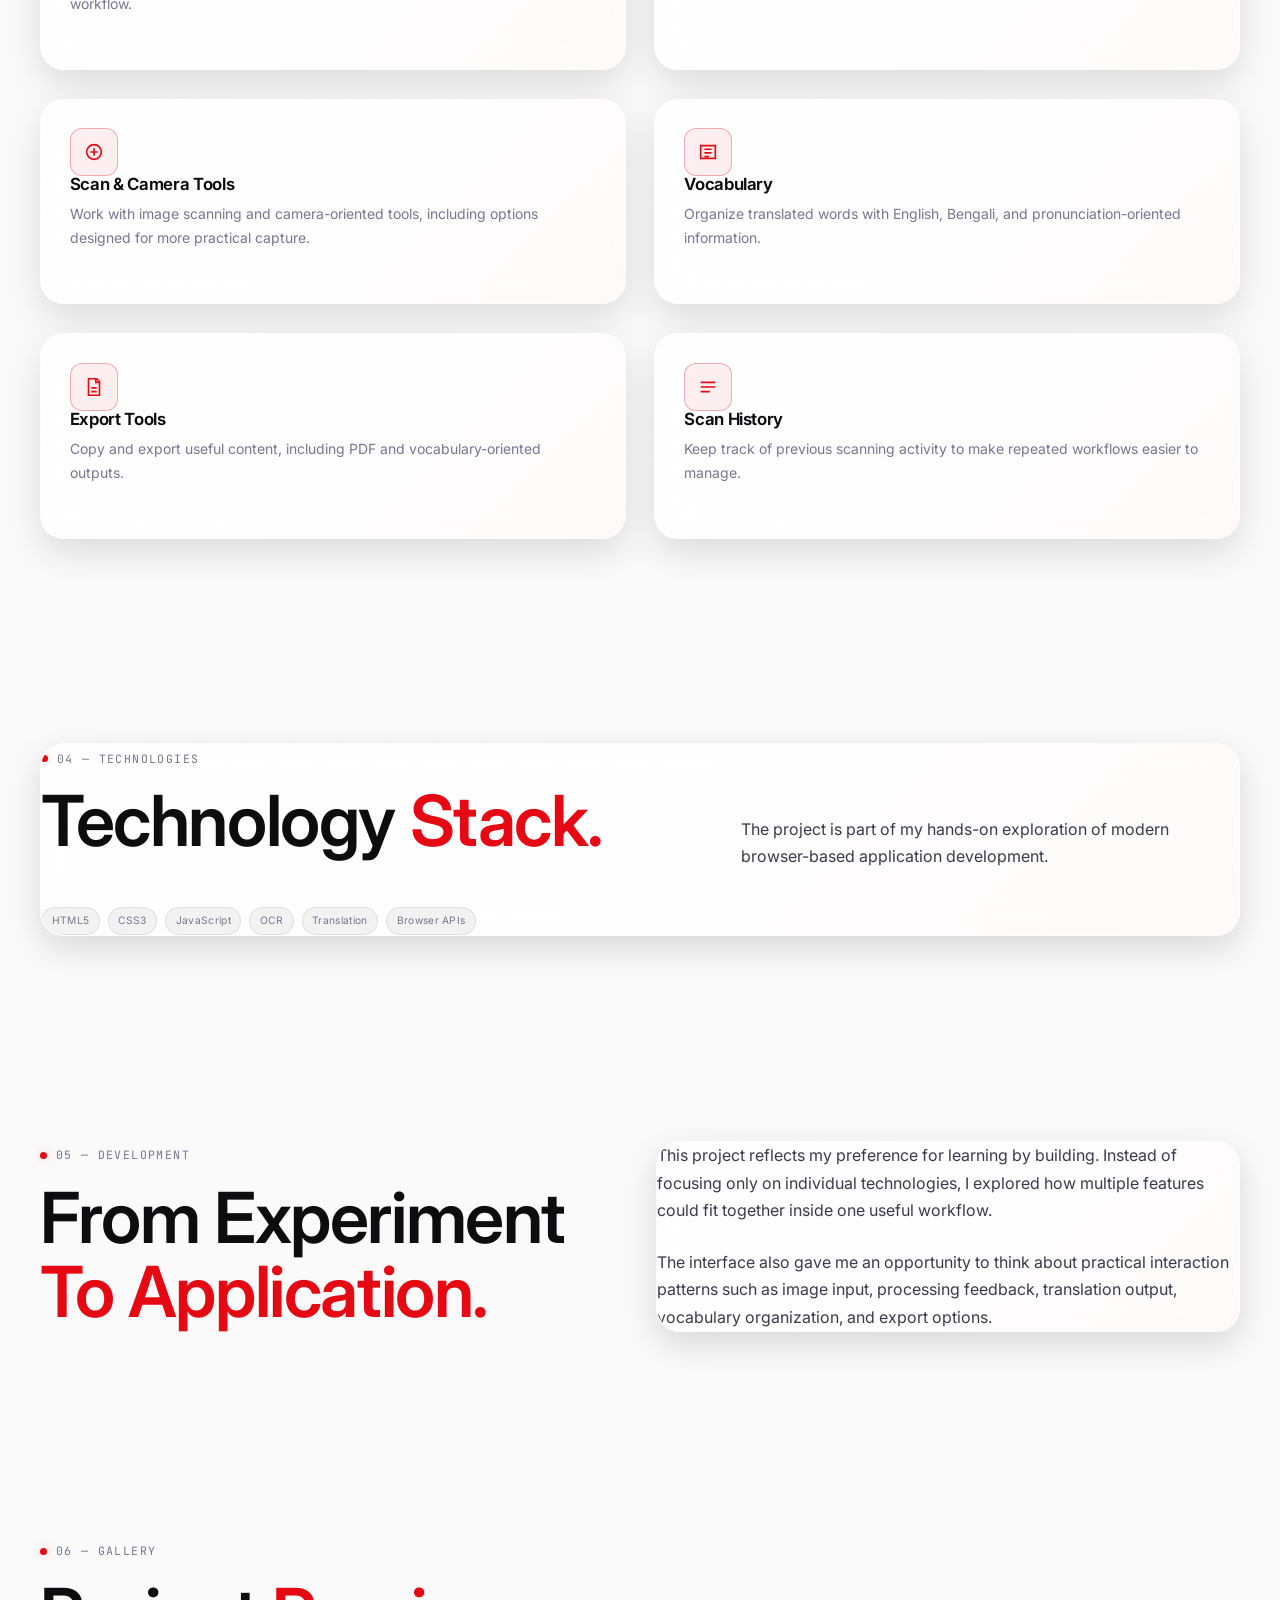
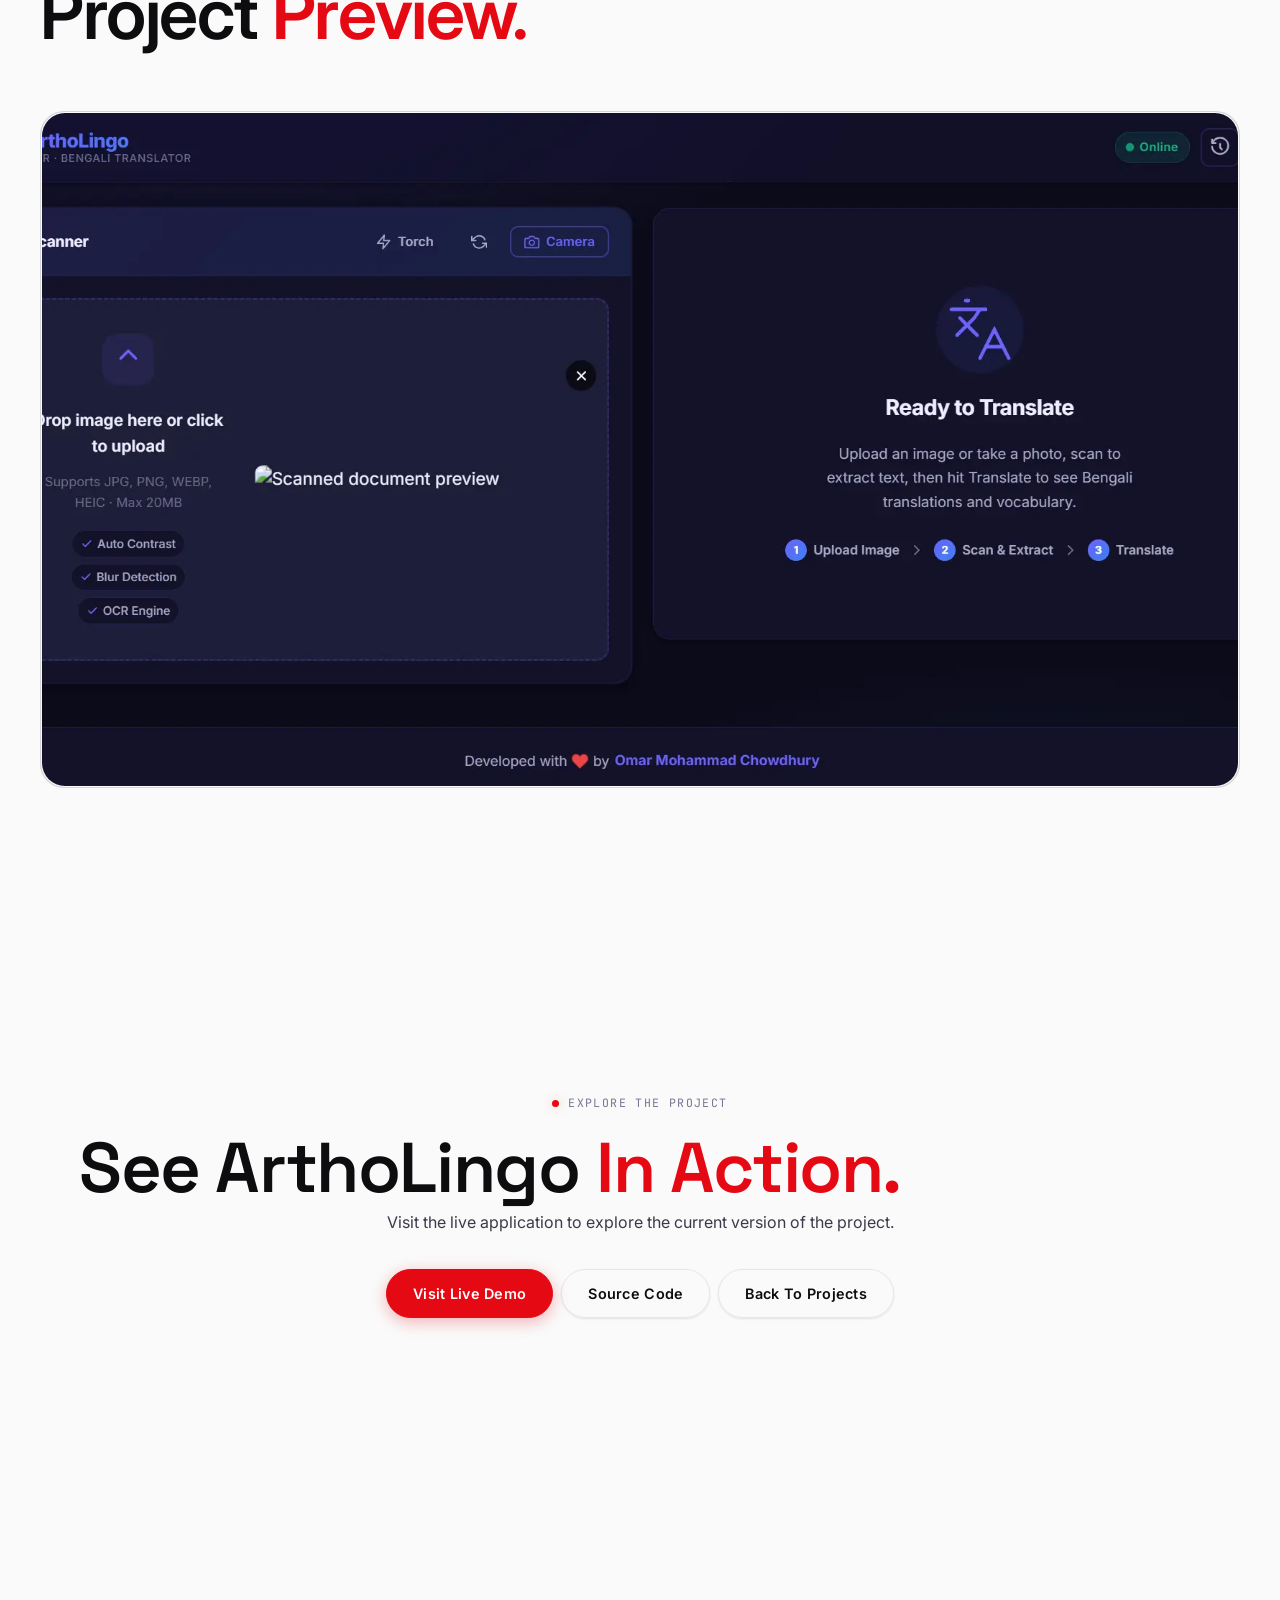
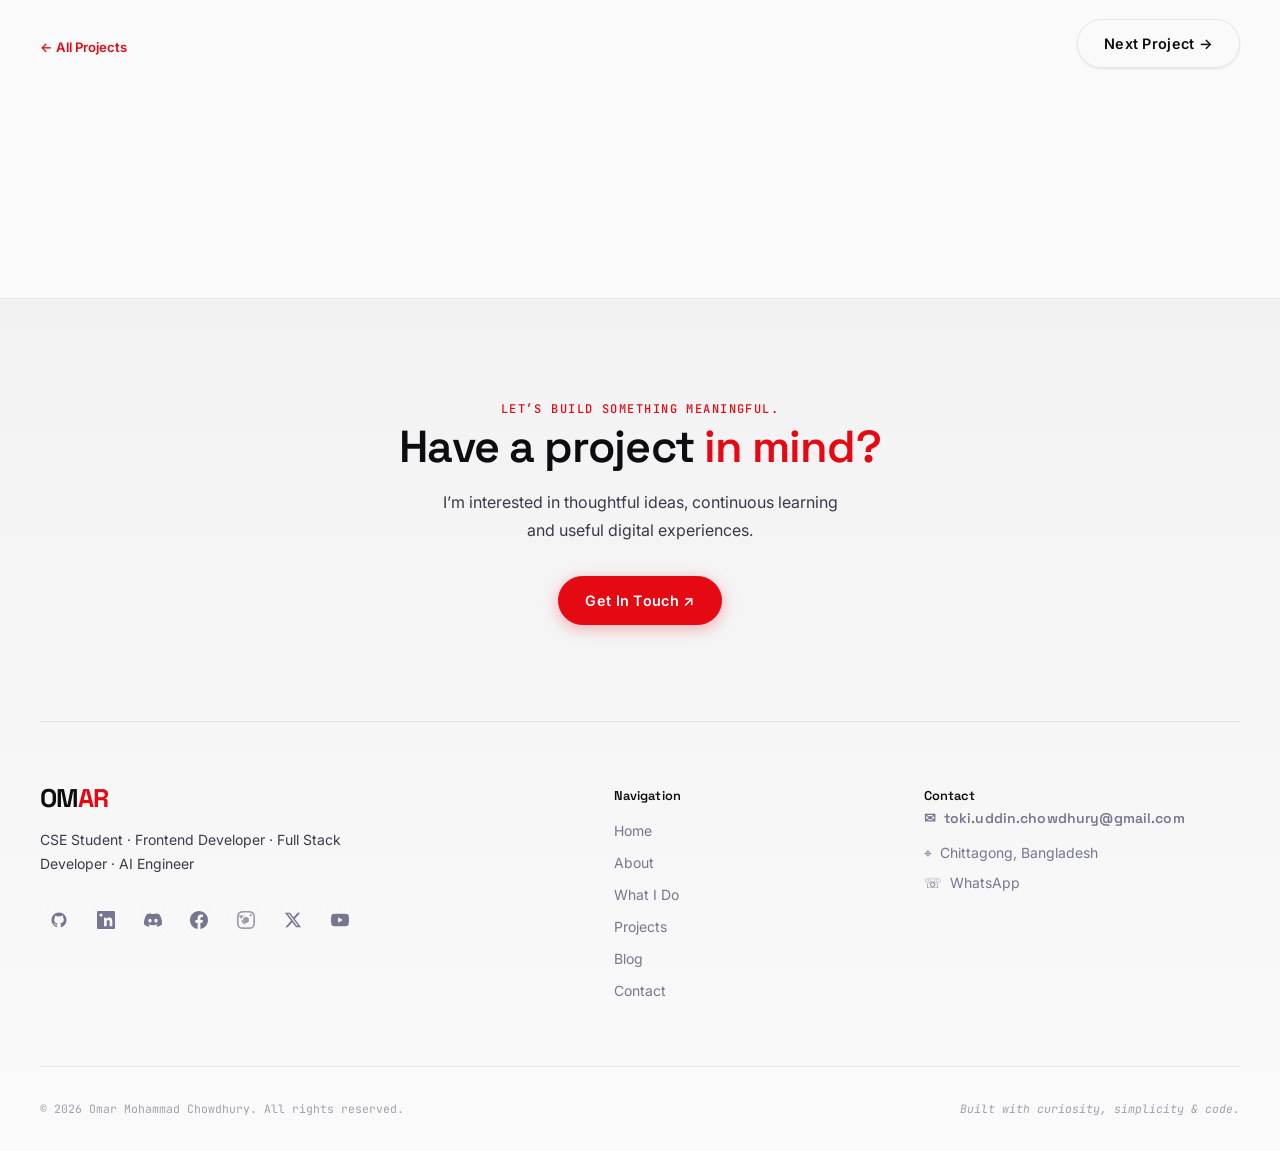
<file: artholingo.html>
<!DOCTYPE html>

<html data-theme="light" lang="en">
<head>
<meta charset="utf-8"/>
<meta content="width=device-width, initial-scale=1.0" name="viewport"/>
<title>ArthoLingo — Project Case Study | Omar Mohammad Chowdhury</title>
<meta content="Explore ArthoLingo, an OCR and Bengali translation web app built by Omar Mohammad Chowdhury." name="description"/>
<meta content="ArthoLingo, OCR, Bengali translation, web application, JavaScript, Omar Mohammad Chowdhury" name="keywords"/>
<meta content="Omar Mohammad Chowdhury" name="author"/>
<meta content="index, follow" name="robots"/>
<link href="artholingo.html" rel="canonical"/>
<!-- Open Graph -->
<meta content="article" property="og:type"/>
<meta content="ArthoLingo — Project Case Study | Omar Mohammad Chowdhury" property="og:title"/>
<meta content="Explore ArthoLingo, an OCR and Bengali translation web app built by Omar Mohammad Chowdhury." property="og:description"/>
<meta content="artholingo.webp" property="og:image"/>
<!-- Theme -->
<script>
    (function () {
      const savedTheme = localStorage.getItem('omar-portfolio-theme');
      const systemDark =
        window.matchMedia &&
        window.matchMedia('(prefers-color-scheme: dark)').matches;

      const theme = savedTheme || (systemDark ? 'dark' : 'light');

      document.documentElement.setAttribute('data-theme', theme);
    })();
  </script>
<!-- Favicon -->
<link href="omar-logo.svg" rel="icon" type="image/svg+xml"/>
<!-- Styles -->
<link href="https://fonts.googleapis.com/css2?family=Inter:wght@300;400;500;600;700&amp;family=Space+Grotesk:wght@400;500;600;700&amp;family=JetBrains+Mono:wght@400;500&amp;display=swap" rel="stylesheet"/><link href="style.css" rel="stylesheet"/>
<link href="animations.css" rel="stylesheet"/>
<link href="responsive.css" rel="stylesheet"/>
<meta content="artholingo.html" property="og:url"/>
<style id="case-study-ui-fixes">
/* Case-study visual stability: preserve the existing glassmorphism and color system. */
html, body { overflow-x: hidden; }
body { font-family: 'Plus Jakarta Sans', 'Inter', sans-serif; }
.navbar { z-index: 1000; }
.navbar-floating {
  backdrop-filter: blur(10px) saturate(180%);
  -webkit-backdrop-filter: blur(10px) saturate(180%);
}
.project-detail-hero,
.project-detail-hero .container,
.project-detail-hero .section-title,
.project-detail-hero .section-subtitle,
.project-detail-hero .tech-tags,
.project-detail-hero .hero-actions,
.project-detail-hero .project-detail-meta {
  min-width: 0;
  max-width: 100%;
}
.project-detail-hero .section-title,
.section-heading .section-title,
.project-detail-hero h1,
.project-detail-hero h2,
.project-detail-hero h3,
.two-column-grid h2,
.glass-card h2,
.glass-card h3 {
  font-family: 'Plus Jakarta Sans', 'Inter', sans-serif;
  overflow-wrap: anywhere;
  word-break: break-word;
  line-height: 1.06;
  text-wrap: balance;
}
.project-detail-hero p,
.glass-card p,
.tech-tag,
.project-live-preview-caption,
.section-subtitle {
  font-family: 'Inter', 'Plus Jakarta Sans', sans-serif;
  overflow-wrap: anywhere;
  word-break: break-word;
  line-height: 1.72;
}
.project-detail-hero .glass-card,
.section .glass-card,
.project-live-preview-card {
  min-width: 0;
  max-width: 100%;
  overflow: hidden;
  box-sizing: border-box;
}
.tech-tags {
  min-width: 0;
  max-width: 100%;
}
.tech-tag {
  max-width: 100%;
  white-space: normal;
}
.two-column-grid > *,
.skills-grid > *,
.project-gallery > * { min-width: 0; }

@media (max-width: 767px) {
  .project-detail-hero .section-title,
  .section-heading .section-title,
  .two-column-grid h2 {
    font-size: clamp(2rem, 9vw, 3rem);
    line-height: 1.08;
  }
  .project-detail-hero .hero-actions {
    flex-wrap: wrap;
  }
  .project-detail-hero .hero-actions .btn {
    max-width: 100%;
  }
  .project-detail-hero .tech-tags {
    row-gap: .5rem;
  }
  .glass-card {
    padding-left: clamp(1rem, 4vw, 1.35rem);
    padding-right: clamp(1rem, 4vw, 1.35rem);
  }
}

@media (max-width: 479px) {
  .project-detail-hero .section-title,
  .section-heading .section-title,
  .two-column-grid h2 {
    font-size: clamp(1.8rem, 10vw, 2.5rem);
  }
}
</style>
</head>
<body>
<!-- ==================== SKIP LINK ==================== -->
<a class="skip-link" href="#main">Skip to main content</a>
<div aria-label="Page scroll progress" class="scroll-progress" id="scrollProgress" role="progressbar"></div>
<div aria-hidden="true" class="page-transition" id="pageTransition">
<div class="page-transition-overlay"></div>
<div class="page-transition-accent"></div>
</div>
<div aria-hidden="true" class="mobile-nav-overlay" id="mobileMenuOverlay"></div>
<nav aria-hidden="true" aria-label="Mobile Navigation" class="mobile-nav-panel" id="mobileMenu">
<div class="mobile-nav-header">
<a aria-label="Omar home" class="nav-brand" href="index.html">OM<span>AR</span></a>
<button aria-label="Close menu" class="mobile-nav-close" id="mobileMenuClose" type="button">×</button>
</div>
<div class="mobile-nav-links">
<a class="mobile-nav-link" href="index.html"><span class="link-num">01</span> Home</a>
<a class="mobile-nav-link" href="about.html"><span class="link-num">02</span> About</a>
<a class="mobile-nav-link" href="what-i-do.html"><span class="link-num">03</span> What I Do</a>
<a class="mobile-nav-link" href="projects.html"><span class="link-num">04</span> Projects</a>
<a class="mobile-nav-link" href="blog.html"><span class="link-num">05</span> Blog</a>
<a class="mobile-nav-link" href="contact.html"><span class="link-num">06</span> Contact</a>
</div>
<div class="mobile-nav-footer">
<div class="mobile-theme-toggle">
<span class="mobile-theme-label">Appearance</span>
<div class="mobile-theme-switch">
<button aria-label="Light mode" class="theme-toggle-btn" data-mode="light" type="button">☼</button>
<button aria-label="Dark mode" class="theme-toggle-btn" data-mode="dark" type="button">☾</button>
</div>
</div>
<a class="btn btn-primary" href="contact.html">Get In Touch</a>
</div>
</nav>
<header>
<nav aria-label="Main Navigation" class="navbar" id="navbar">
<div class="navbar-inner">
<div class="navbar-floating">
<a aria-label="Omar home" class="nav-brand" href="index.html">OM<span>AR</span></a>
<div class="nav-links" role="menubar">
<a class="nav-link" href="index.html" role="menuitem">Home</a>
<a class="nav-link" href="about.html" role="menuitem">About</a>
<a class="nav-link" href="what-i-do.html" role="menuitem">What I Do</a>
<a class="nav-link" href="projects.html" role="menuitem">Projects</a>
<a class="nav-link" href="blog.html" role="menuitem">Blog</a>
<a class="nav-link" href="contact.html" role="menuitem">Contact</a>
</div>
<div class="nav-right">
<div aria-label="Theme selector" class="theme-toggle" role="group">
<button aria-label="Light mode" class="theme-toggle-btn" data-mode="light" type="button">☼</button>
<button aria-label="Dark mode" class="theme-toggle-btn" data-mode="dark" type="button">☾</button>
</div>
<a class="btn btn-primary nav-cta" href="contact.html">Get In Touch</a>
<button aria-controls="mobileMenu" aria-expanded="false" aria-label="Open menu" class="nav-hamburger" id="hamburger" type="button">
<span class="hamburger-line"></span><span class="hamburger-line"></span><span class="hamburger-line"></span>
</button>
</div>
</div>
</div>
</nav>
</header>
<!-- ==================== MAIN ==================== -->
<main id="main">
<!-- ==================== PROJECT HERO ==================== -->
<section aria-label="ArthoLingo project introduction" class="project-detail-hero">
<div aria-hidden="true" class="page-hero-bg"></div>
<div class="container">
<div class="project-detail-back">
<a class="text-link" href="projects.html">
            ← Back to Projects
          </a>
</div>
<div class="project-detail-meta" style="margin-top:var(--space-xl);">
<span class="section-eyebrow">
            Project 01
          </span>
<span class="section-eyebrow">
            Web Application
          </span>
</div>
<h1 class="section-title" style="
            font-size:var(--text-6xl);
            max-width:950px;
            margin-top:var(--space-md);
          ">
          Artho<span style="color:var(--crimson);">Lingo</span>
</h1>
<p class="section-subtitle" style="
            max-width:800px;
            margin-top:var(--space-lg);
          ">
          A practical OCR and Bengali translation web application
          designed around scanning, extracting, translating, and
          organizing text from images.
        </p>
<div class="tech-tags" style="
            display:flex;
            flex-wrap:wrap;
            gap:var(--space-sm);
            margin-top:var(--space-xl);
          ">
<span class="tech-tag">HTML5</span>
<span class="tech-tag">CSS3</span>
<span class="tech-tag">JavaScript</span>
<span class="tech-tag">OCR</span>
<span class="tech-tag">Translation</span>
</div>
<div class="hero-actions" style="margin-top:var(--space-xl);">
<a class="btn btn-primary" href="https://artholingo.netlify.app/" rel="noopener noreferrer" target="_blank">
            Live Demo
          </a><a aria-label="View source code of ArthoLingo on GitHub" class="btn btn-secondary" href="https://github.com/omar-cse-dev/ArthoLingo" rel="noopener noreferrer" target="_blank">Source Code</a>
<a class="btn btn-secondary" href="projects.html">
            All Projects
          </a>
</div>
</div>
</section>
<!-- ==================== HERO IMAGE ==================== -->
<section aria-label="ArthoLingo preview" class="section">
<div class="container">
<figure class="glass-card project-detail-image project-live-preview-card">
<div class="project-live-preview-wrapper">
<a aria-label="Open ArthoLingo live preview" class="project-live-preview-link" href="https://artholingo.netlify.app/" rel="noopener noreferrer" target="_blank"><img alt="ArthoLingo live project preview screenshot" loading="lazy" src="artholingo.webp"/></a>
</div>
<figcaption class="project-live-preview-caption">


          ArthoLingo — OCR, translation, vocabulary, and document tools.


        </figcaption>
</figure>
</div>
</section>
<!-- ==================== OVERVIEW ==================== -->
<section aria-label="Project overview" class="section">
<div class="container">
<div class="section-heading">
<div>
<span class="section-eyebrow">
              01 — Overview
            </span>
<h2 class="section-title">
              Turning Images Into
              <span style="color:var(--crimson);">
                Useful Text.
              </span>
</h2>
</div>
<p class="section-subtitle">
            ArthoLingo explores how browser-based tools can make
            image-to-text workflows more practical for users who work
            with English and Bengali content.
          </p>
</div>
<div class="glass-card" style="
            padding:clamp(1.5rem,4vw,3rem);
            margin-top:var(--space-2xl);
          ">
<p style="
              color:var(--text-secondary);
              line-height:1.9;
              font-size:var(--text-lg);
            ">
            The project combines image scanning, OCR, translation,
            vocabulary organization, and export-oriented features in
            one interface. The goal is to keep the workflow simple:
            provide an image, extract the text, translate it, and use
            the resulting information in a more organized way.
          </p>
</div>
</div>
</section>
<!-- ==================== PURPOSE ==================== -->
<section aria-label="Project purpose" class="section">
<div class="container">
<div class="two-column-grid">
<div>
<span class="section-eyebrow">
              02 — Purpose
            </span>
<h2 class="section-title">
              Built Around A
              <span style="color:var(--crimson);">
                Practical Workflow.
              </span>
</h2>
</div>
<div>
<p class="section-subtitle">
              ArthoLingo focuses on a straightforward scan-to-translate
              experience instead of making users move through multiple
              unrelated tools.
            </p>
<p class="section-subtitle" style="margin-top:var(--space-lg);">
              The project also explores additional ways extracted text
              can be copied, exported, organized into vocabulary, and
              reused for learning.
            </p>
</div>
</div>
</div>
</section>
<!-- ==================== FEATURES ==================== -->
<section aria-label="ArthoLingo features" class="section">
<div class="container">
<div class="section-heading">
<div>
<span class="section-eyebrow">
              03 — Features
            </span>
<h2 class="section-title">
              What The Application
              <span style="color:var(--crimson);">
                Includes.
              </span>
</h2>
</div>
</div>
<div class="skills-grid" style="margin-top:var(--space-2xl);">
<!-- Feature 1 -->
<article class="glass-card skill-card">
<div aria-hidden="true" class="skill-card-icon">
<svg fill="none" stroke="currentColor" stroke-width="1.8" viewbox="0 0 24 24">
<rect height="18" rx="2" width="18" x="3" y="3"></rect>
<path d="M7 8h10M7 12h10M7 16h6"></path>
</svg>
</div>
<h3 class="skill-card-title">
              OCR Text Extraction
            </h3>
<p class="skill-card-description">
              Extract text from uploaded or scanned images and move
              the result into a digital workflow.
            </p>
</article>
<!-- Feature 2 -->
<article class="glass-card skill-card">
<div aria-hidden="true" class="skill-card-icon">
<svg fill="none" stroke="currentColor" stroke-width="1.8" viewbox="0 0 24 24">
<path d="M5 5h14v14H5z"></path>
<path d="M8 9h8M8 12h6M8 15h4"></path>
</svg>
</div>
<h3 class="skill-card-title">
              English → Bengali
            </h3>
<p class="skill-card-description">
              Translate extracted English content into Bengali within
              the same workflow.
            </p>
</article>
<!-- Feature 3 -->
<article class="glass-card skill-card">
<div aria-hidden="true" class="skill-card-icon">
<svg fill="none" stroke="currentColor" stroke-width="1.8" viewbox="0 0 24 24">
<circle cx="12" cy="12" r="8"></circle>
<path d="M12 8v8M8 12h8"></path>
</svg>
</div>
<h3 class="skill-card-title">
              Scan &amp; Camera Tools
            </h3>
<p class="skill-card-description">
              Work with image scanning and camera-oriented tools,
              including options designed for more practical capture.
            </p>
</article>
<!-- Feature 4 -->
<article class="glass-card skill-card">
<div aria-hidden="true" class="skill-card-icon">
<svg fill="none" stroke="currentColor" stroke-width="1.8" viewbox="0 0 24 24">
<path d="M4 5h16v14H4z"></path>
<path d="M8 9h8M8 13h8M8 17h5"></path>
</svg>
</div>
<h3 class="skill-card-title">
              Vocabulary
            </h3>
<p class="skill-card-description">
              Organize translated words with English, Bengali, and
              pronunciation-oriented information.
            </p>
</article>
<!-- Feature 5 -->
<article class="glass-card skill-card">
<div aria-hidden="true" class="skill-card-icon">
<svg fill="none" stroke="currentColor" stroke-width="1.8" viewbox="0 0 24 24">
<path d="M6 3h9l3 3v15H6z"></path>
<path d="M14 3v4h4M9 13h6M9 17h6"></path>
</svg>
</div>
<h3 class="skill-card-title">
              Export Tools
            </h3>
<p class="skill-card-description">
              Copy and export useful content, including PDF and
              vocabulary-oriented outputs.
            </p>
</article>
<!-- Feature 6 -->
<article class="glass-card skill-card">
<div aria-hidden="true" class="skill-card-icon">
<svg fill="none" stroke="currentColor" stroke-width="1.8" viewbox="0 0 24 24">
<path d="M4 7h16M4 12h16M4 17h10"></path>
</svg>
</div>
<h3 class="skill-card-title">
              Scan History
            </h3>
<p class="skill-card-description">
              Keep track of previous scanning activity to make repeated
              workflows easier to manage.
            </p>
</article>
</div>
</div>
</section>
<!-- ==================== TECHNOLOGY ==================== -->
<section aria-label="Technologies" class="section">
<div class="container">
<div class="glass-card">
<div class="section-heading">
<div>
<span class="section-eyebrow">
                04 — Technologies
              </span>
<h2 class="section-title">
                Technology
                <span style="color:var(--crimson);">
                  Stack.
                </span>
</h2>
</div>
<p class="section-subtitle">
              The project is part of my hands-on exploration of modern
              browser-based application development.
            </p>
</div>
<div class="tech-tags" style="
              display:flex;
              flex-wrap:wrap;
              gap:var(--space-sm);
              margin-top:var(--space-xl);
            ">
<span class="tech-tag">
              HTML5
            </span>
<span class="tech-tag">
              CSS3
            </span>
<span class="tech-tag">
              JavaScript
            </span>
<span class="tech-tag">
              OCR
            </span>
<span class="tech-tag">
              Translation
            </span>
<span class="tech-tag">
              Browser APIs
            </span>
</div>
</div>
</div>
</section>
<!-- ==================== DEVELOPMENT HIGHLIGHTS ==================== -->
<section aria-label="Development highlights" class="section">
<div class="container">
<div class="two-column-grid">
<div>
<span class="section-eyebrow">
              05 — Development
            </span>
<h2 class="section-title">
              From Experiment
              <span style="color:var(--crimson);">
                To Application.
              </span>
</h2>
</div>
<div class="glass-card">
<p class="section-subtitle">
              This project reflects my preference for learning by
              building. Instead of focusing only on individual
              technologies, I explored how multiple features could fit
              together inside one useful workflow.
            </p>
<p class="section-subtitle" style="margin-top:var(--space-lg);">
              The interface also gave me an opportunity to think about
              practical interaction patterns such as image input,
              processing feedback, translation output, vocabulary
              organization, and export options.
            </p>
</div>
</div>
</div>
</section>
<!-- ==================== GALLERY ==================== -->
<section aria-label="Project gallery" class="section">
<div class="container">
<div class="section-heading">
<div>
<span class="section-eyebrow">
              06 — Gallery
            </span>
<h2 class="section-title">
              Project
              <span style="color:var(--crimson);">
                Preview.
              </span>
</h2>
</div>
</div>
<div class="project-gallery project-gallery-single" style="margin-top:var(--space-2xl);">
<figure class="glass-card" style="overflow:hidden; margin:0;">
<img alt="ArthoLingo application interface" decoding="async" loading="lazy" src="artholingo.webp" style="
                display:block;
                width:100%;
                height:auto;
              "/>
</figure>
</div>
</div>
</section>
<!-- ==================== CTA ==================== -->
<section aria-label="Project actions" class="section">
<div class="container">
<div class="cta-section" style="text-align:center;">
<span class="section-eyebrow">
            Explore The Project
          </span>
<h2 class="section-title">
            See ArthoLingo
            <span style="color:var(--crimson);">
              In Action.
            </span>
</h2>
<p class="section-subtitle" style="margin-inline:auto;">
            Visit the live application to explore the current version
            of the project.
          </p>
<div style="
              display:flex;
              flex-wrap:wrap;
              justify-content:center;
              gap:var(--space-sm);
              margin-top:var(--space-xl);
            ">
<a class="btn btn-primary" href="https://artholingo.netlify.app/" rel="noopener noreferrer" target="_blank">
              Visit Live Demo
            </a><a aria-label="View source code of ArthoLingo on GitHub" class="btn btn-secondary" href="https://github.com/omar-cse-dev/ArthoLingo" rel="noopener noreferrer" target="_blank">Source Code</a>
<a class="btn btn-secondary" href="projects.html">
              Back To Projects
            </a>
</div>
</div>
</div>
</section>
<!-- ==================== PREVIOUS / NEXT ==================== -->
<section aria-label="Project navigation" class="section">
<div class="container">
<div style="
            display:flex;
            justify-content:space-between;
            align-items:center;
            gap:var(--space-lg);
            flex-wrap:wrap;
          ">
<a class="text-link" href="projects.html">
            ← All Projects
          </a>
<a class="btn btn-secondary" href="baksutra.html">
            Next Project →
          </a>
</div>
</div>
</section>
</main>
<!-- ==================== FOOTER ==================== -->
<footer aria-label="Site footer" class="footer">
<div class="container">
<div class="footer-cta reveal">
<span class="label-mono">Let’s Build Something Meaningful.</span>
<h2>Have a project <span class="text-accent">in mind?</span></h2>
<p>I’m interested in thoughtful ideas, continuous learning and useful digital experiences.</p>
<a class="btn btn-primary" href="contact.html">Get In Touch ↗</a>
</div>
<div class="footer-grid">
<div class="footer-brand">
<a class="nav-brand" href="index.html">OM<span>AR</span></a>
<p>CSE Student · Frontend Developer · Full Stack Developer · AI Engineer</p>
<div class="footer-social">
<a aria-label="GitHub" class="social-btn" href="https://github.com/tokiuddinchowdhury" rel="noopener noreferrer" target="_blank"><svg aria-hidden="true" viewbox="0 0 24 24"><path d="M12 2C6.48 2 2 6.48 2 12c0 4.42 2.87 8.17 6.84 9.49.5.09.68-.22.68-.48v-1.7c-2.78.61-3.37-1.18-3.37-1.18-.45-1.16-1.11-1.47-1.11-1.47-.91-.62.07-.61.07-.61 1 .07 1.53 1.03 1.53 1.03.89 1.53 2.34 1.09 2.91.83.09-.65.35-1.09.63-1.34-2.22-.25-4.55-1.11-4.55-4.95 0-1.09.39-1.98 1.03-2.68-.1-.25-.45-1.27.1-2.65 0 0 .84-.27 2.75 1.02A9.56 9.56 0 0 1 12 6.84c.85 0 1.71.11 2.5.34 1.91-1.29 2.75-1.02 2.75-1.02.55 1.38.2 2.4.1 2.65.64.7 1.02 1.59 1.02 2.68 0 3.85-2.33 4.7-4.56 4.95.36.31.68.92.68 1.85v2.74c0 .27.18.58.69.48A10 10 0 0 0 22 12c0-5.52-4.48-10-10-10Z" fill="currentColor"></path></svg></a>
<a aria-label="LinkedIn" class="social-btn" href="https://www.linkedin.com/in/omarmohammadchowdhury" rel="noopener noreferrer" target="_blank"><svg aria-hidden="true" viewbox="0 0 24 24"><path d="M20.45 20.45h-3.55v-5.57c0-1.33-.03-3.04-1.85-3.04-1.85 0-2.14 1.45-2.14 2.94v5.67H9.35V9h3.41v1.56h.05c.48-.9 1.64-1.85 3.37-1.85 3.6 0 4.27 2.37 4.27 5.46v6.28ZM5.34 7.43a2.06 2.06 0 1 1 0-4.13 2.06 2.06 0 0 1 0 4.13ZM3.56 20.45h3.56V9H3.56v11.45ZM22.23 0H1.77C.79 0 0 .77 0 1.73v20.54C0 23.23.79 24 1.77 24h20.46C23.21 24 24 23.23 24 22.27V1.73C24 .77 23.21 0 22.23 0Z" fill="currentColor"></path></svg></a>
<button aria-label="Copy Discord username: omarmohammadchowdhury" class="social-btn social-btn-discord" data-copy-text="omarmohammadchowdhury" data-tooltip="Discord: omarmohammadchowdhury" title="Discord: omarmohammadchowdhury (click to copy)" type="button"><svg aria-hidden="true" viewbox="0 0 24 24"><path d="M20.317 4.3698a19.7913 19.7913 0 00-4.8851-1.5152.0741.0741 0 00-.0785.0371c-.211.3753-.4447.8648-.6083 1.2495-1.8447-.2762-3.68-.2762-5.4868 0-.1636-.3933-.4058-.8742-.6177-1.2495a.077.077 0 00-.0785-.037 19.7363 19.7363 0 00-4.8852 1.515.0699.0699 0 00-.0321.0277C.5334 9.0458-.319 13.5799.0992 18.0578a.0824.0824 0 00.0312.0561c2.0528 1.5076 4.0413 2.4228 5.9929 3.0294a.0777.0777 0 00.0842-.0276c.4616-.6304.8731-1.2952 1.226-1.9942a.076.076 0 00-.0416-.1057c-.6528-.2476-1.2743-.5495-1.8722-.8923a.077.077 0 01-.0076-.1277c.1258-.0943.2517-.1923.3718-.2914a.0743.0743 0 01.0776-.0105c3.9278 1.7933 8.18 1.7933 12.0614 0a.0739.0739 0 01.0785.0095c.1202.099.246.1981.3728.2924a.077.077 0 01-.0066.1276 12.2986 12.2986 0 01-1.873.8914.0766.0766 0 00-.0407.1067c.3604.698.7719 1.3628 1.225 1.9932a.076.076 0 00.0842.0286c1.961-.6067 3.9495-1.5219 6.0023-3.0294a.077.077 0 00.0313-.0552c.5004-5.177-.8382-9.6739-3.5485-13.6604a.061.061 0 00-.0312-.0286zM8.02 15.3312c-1.1825 0-2.1569-1.0857-2.1569-2.419 0-1.3332.9555-2.4189 2.157-2.4189 1.2108 0 2.1757 1.0952 2.1568 2.419 0 1.3332-.9555 2.4189-2.1569 2.4189zm7.9748 0c-1.1825 0-2.1569-1.0857-2.1569-2.419 0-1.3332.9554-2.4189 2.1569-2.4189 1.2108 0 2.1757 1.0952 2.1568 2.419 0 1.3332-.946 2.4189-2.1568 2.4189Z" fill="currentColor"></path></svg></button>
<a aria-label="Facebook" class="social-btn" href="https://www.facebook.com/OmarMohammadChowdhury" rel="noopener noreferrer" target="_blank"><svg aria-hidden="true" viewbox="0 0 24 24"><path d="M24 12.07C24 5.4 18.63 0 12 0S0 5.4 0 12.07C0 18.1 4.39 23.11 10.13 24v-8.44H7.08v-3.49h3.05V9.41c0-3.02 1.79-4.68 4.53-4.68 1.31 0 2.69.24 2.69.24v2.97h-1.52c-1.49 0-1.96.93-1.96 1.89v2.25h3.33l-.53 3.49h-2.8V24C19.61 23.11 24 18.1 24 12.07Z" fill="currentColor"></path></svg></a>
<a aria-disabled="true" aria-label="Instagram" class="social-btn" data-placeholder-link="" href="#"><svg aria-hidden="true" viewbox="0 0 24 24"><path d="M12 2.16c3.2 0 3.58.01 4.85.07 3.25.15 4.77 1.69 4.92 4.92.06 1.27.07 1.65.07 4.85 0 3.2-.01 3.58-.07 4.85-.15 3.23-1.67 4.77-4.92 4.92-1.27.06-1.65.07-4.85.07-3.2 0-3.58-.01-4.85-.07-3.26-.15-4.77-1.7-4.92-4.92-.06-1.28-.07-1.69-.07-4.85 0-3.2.01-3.58.07-4.85.15-3.25 1.66-4.77 4.92-4.92C8.42 2.17 8.8 2.16 12 2.16Zm0-2.16C8.74 0 8.33.01 7.05.07 2.7.27.28 2.69.08 7.05.01 8.33 0 8.74 0 12s.01 3.67.08 4.95c.2 4.36 2.62 6.78 6.97 6.98 1.28.06 1.69.07 4.95.07s3.67-.01 4.95-.07c4.35-.2 6.78-2.62 6.98-6.98.06-1.28.07-1.69.07-4.95s-.01-3.67-.07-4.95C23.73 2.7 21.3.27 16.95.07 15.67.01 15.26 0 12 0Zm0 5.84A6.16 6.16 0 1 0 12 18.16 6.16 0 0 0 12 5.84Zm0 10.16a4 4 0 1 1 0-8 4 4 0 0 1 0 8Zm6.41-11.84a1.44 1.44 0 1 0 0 2.88 1.44 1.44 0 0 0 0-2.88Z" fill="currentColor"></path></svg></a>
<a aria-label="X / Twitter" class="social-btn" href="https://x.com/toki_uddin_omar" rel="noopener noreferrer" target="_blank"><svg aria-hidden="true" viewbox="0 0 24 24"><path d="M18.24 2.25h3.31l-7.23 8.26 8.5 11.24h-6.66l-5.2-6.8-5.94 6.8H1.71l7.73-8.84L1.25 2.25h6.83l4.71 6.23 5.45-6.23Zm-1.16 17.52h1.83L7.08 4.13H5.12L17.08 19.77Z" fill="currentColor"></path></svg></a>
<a aria-label="YouTube" class="social-btn" href="https://www.youtube.com/@OmarMohammadChowdhury" rel="noopener noreferrer" target="_blank"><svg aria-hidden="true" viewbox="0 0 24 24"><path d="M23.5 6.19a3.02 3.02 0 0 0-2.12-2.14C19.5 3.55 12 3.55 12 3.55s-7.5 0-9.38.5A3.02 3.02 0 0 0 .5 6.19C0 8.07 0 12 0 12s0 3.93.5 5.81a3.02 3.02 0 0 0 2.12 2.14c1.88.5 9.38.5 9.38.5s7.5 0 9.38-.5a3.02 3.02 0 0 0 2.12-2.14C24 15.93 24 12 24 12s0-3.93-.5-5.81ZM9.55 15.57V8.43L15.82 12l-6.27 3.57-6.27-3.57Z" fill="currentColor"></path></svg></a>
</div>
</div>
<div>
<div class="footer-col-title">Navigation</div>
<nav class="footer-links">
<a class="footer-link" href="index.html">Home</a>
<a class="footer-link" href="about.html">About</a>
<a class="footer-link" href="what-i-do.html">What I Do</a>
<a class="footer-link" href="projects.html">Projects</a>
<a class="footer-link" href="blog.html">Blog</a>
<a class="footer-link" href="contact.html">Contact</a>
</nav>
</div>
<div>
<div class="footer-col-title">Contact<div class="footer-contact-item"><span aria-hidden="true">✉</span><a href="mailto:toki.uddin.chowdhury@gmail.com">toki.uddin.chowdhury@gmail.com</a></div></div>
<div class="footer-contact-item"><span aria-hidden="true">⌖</span><span>Chittagong, Bangladesh</span></div>
<div class="footer-contact-item"><span aria-hidden="true">☏</span><a href="https://wa.me/8801784806650" rel="noopener noreferrer" target="_blank">WhatsApp</a></div>
</div>
</div>
<div class="footer-bottom">
<p class="footer-copyright">© 2026 Omar Mohammad Chowdhury. All rights reserved.</p>
<p class="footer-signature">Built with curiosity, simplicity &amp; code.</p>
</div>
</div>
</footer>
<!-- ==================== CUSTOM CURSOR ==================== -->
<div aria-hidden="true" class="cursor" id="cursor">
<div class="cursor-dot" id="cursorDot"></div>
<div class="cursor-ring" id="cursorRing"></div>
</div>
<!-- ==================== SCRIPTS ==================== -->
<script src="theme.js"></script>
<script src="navigation.js"></script>
<script src="animations.js"></script>
<script src="cursor.js"></script>
<script src="main.js"></script>
</body>
</html>
</file>
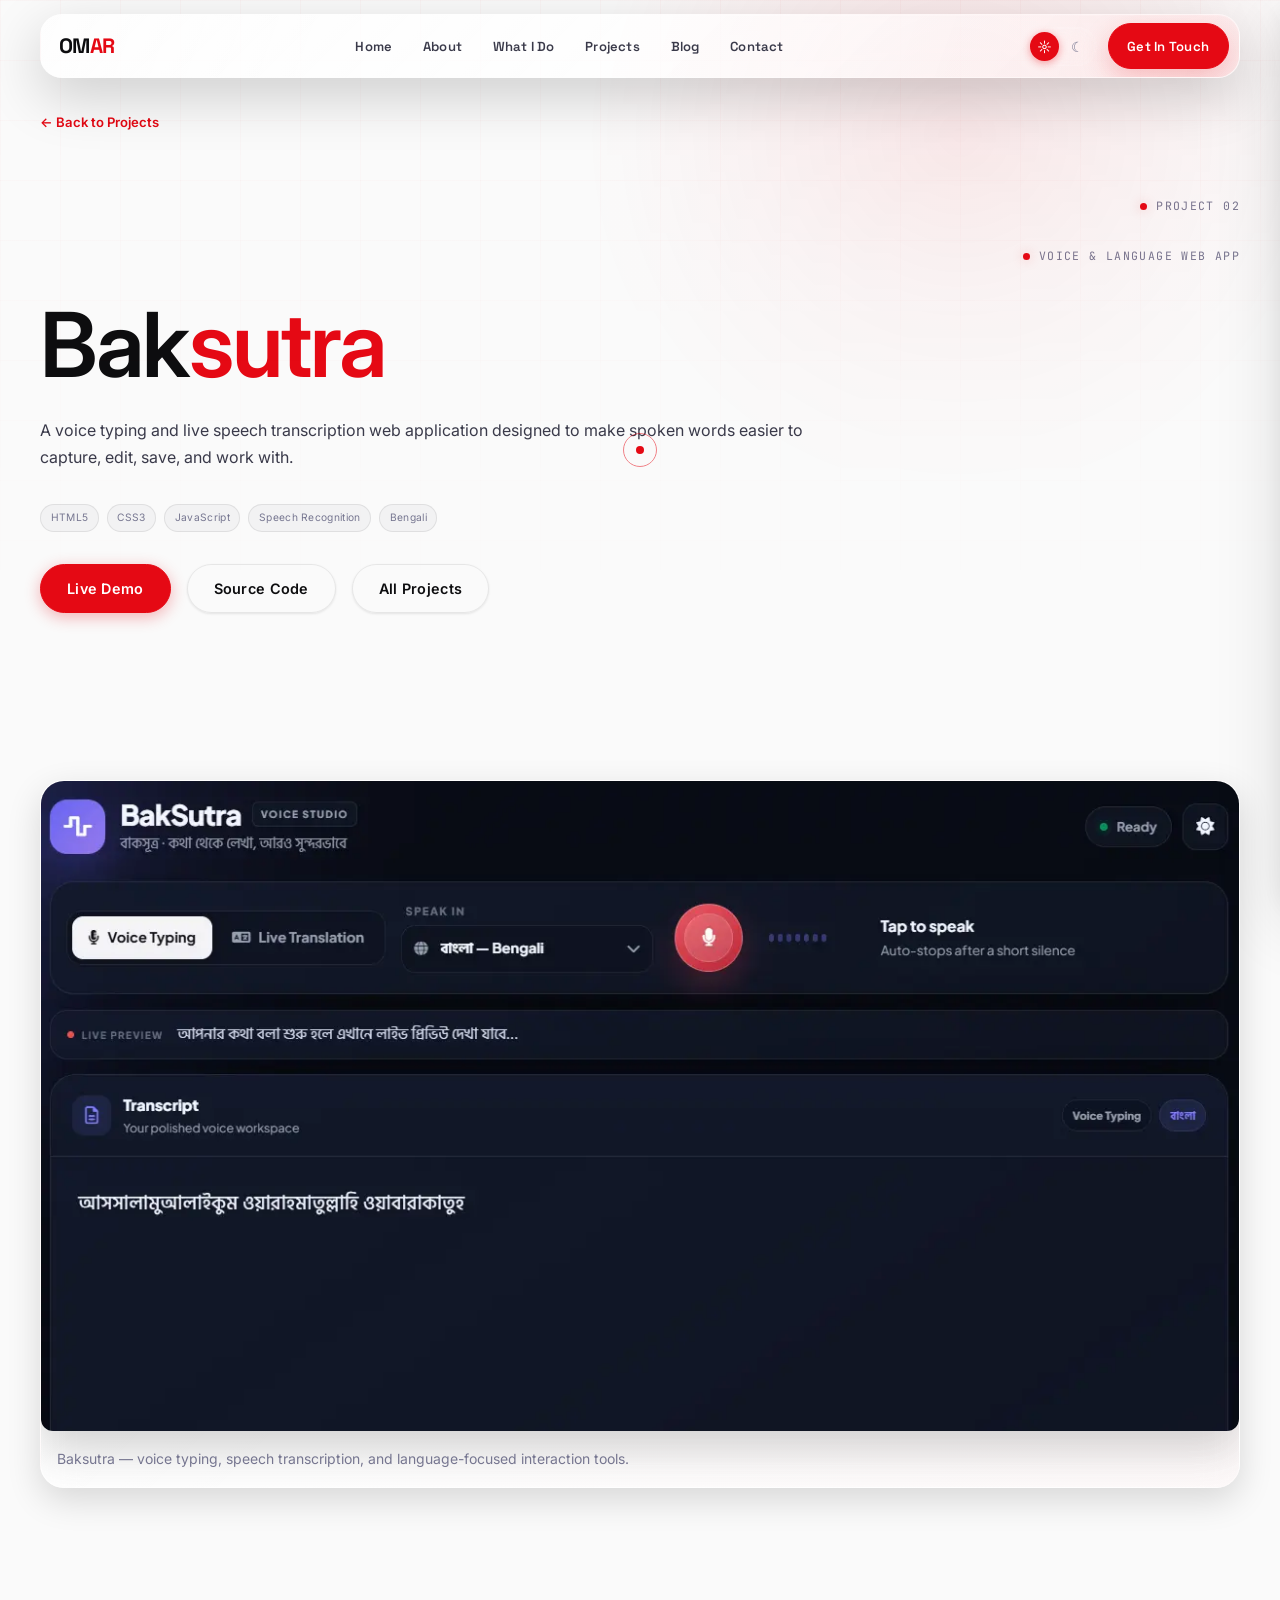
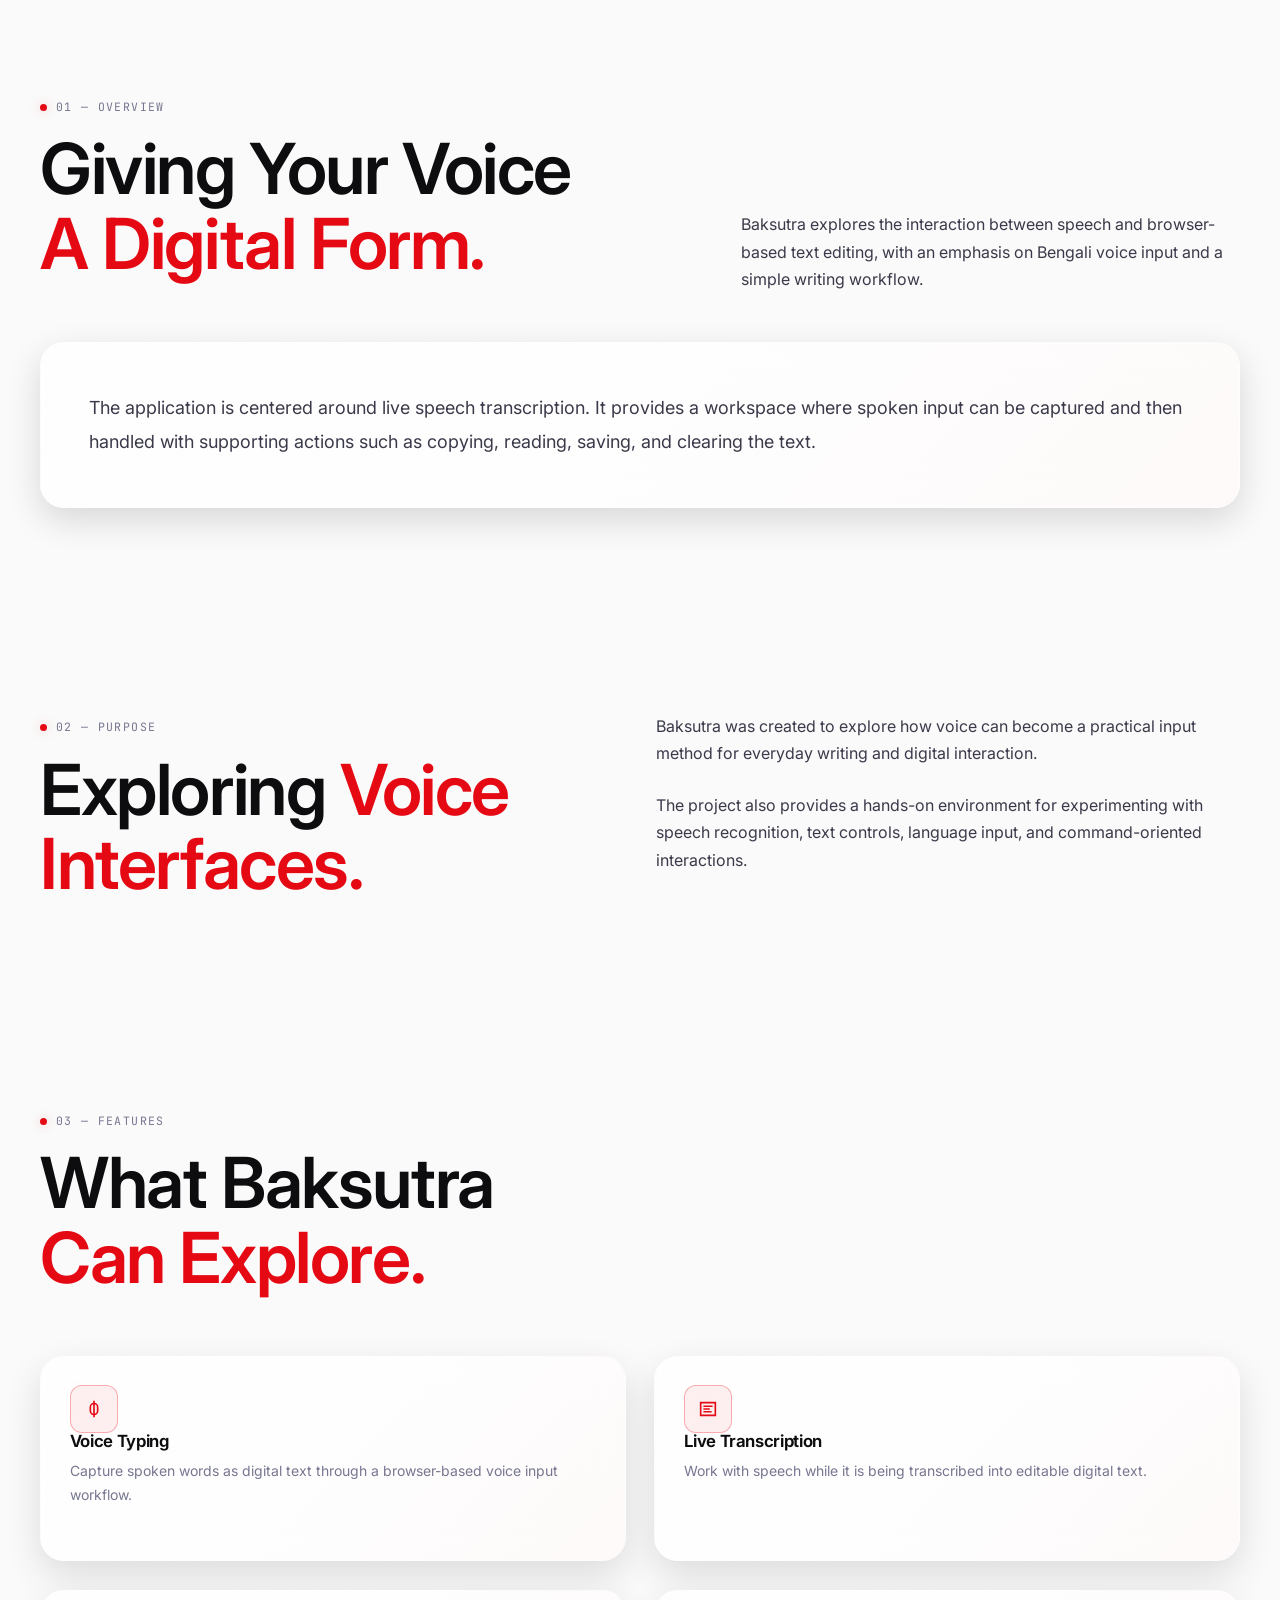
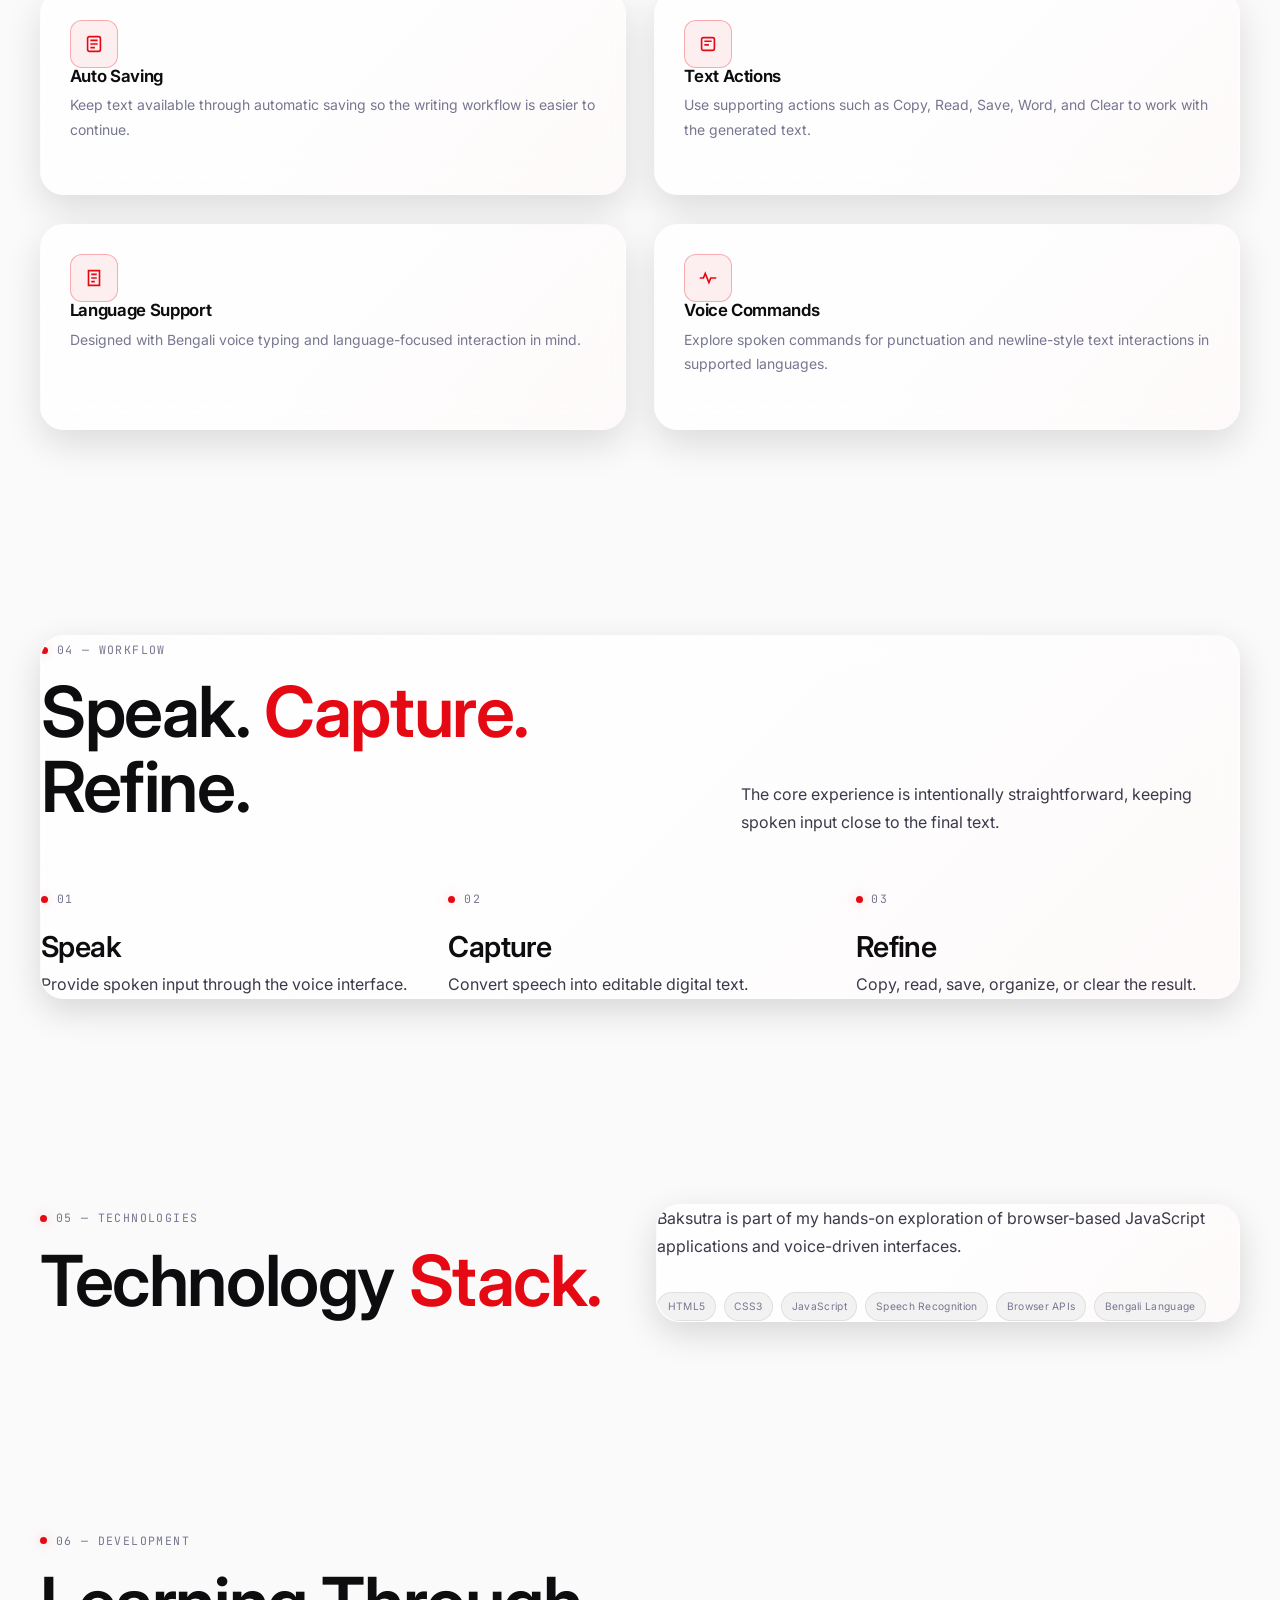
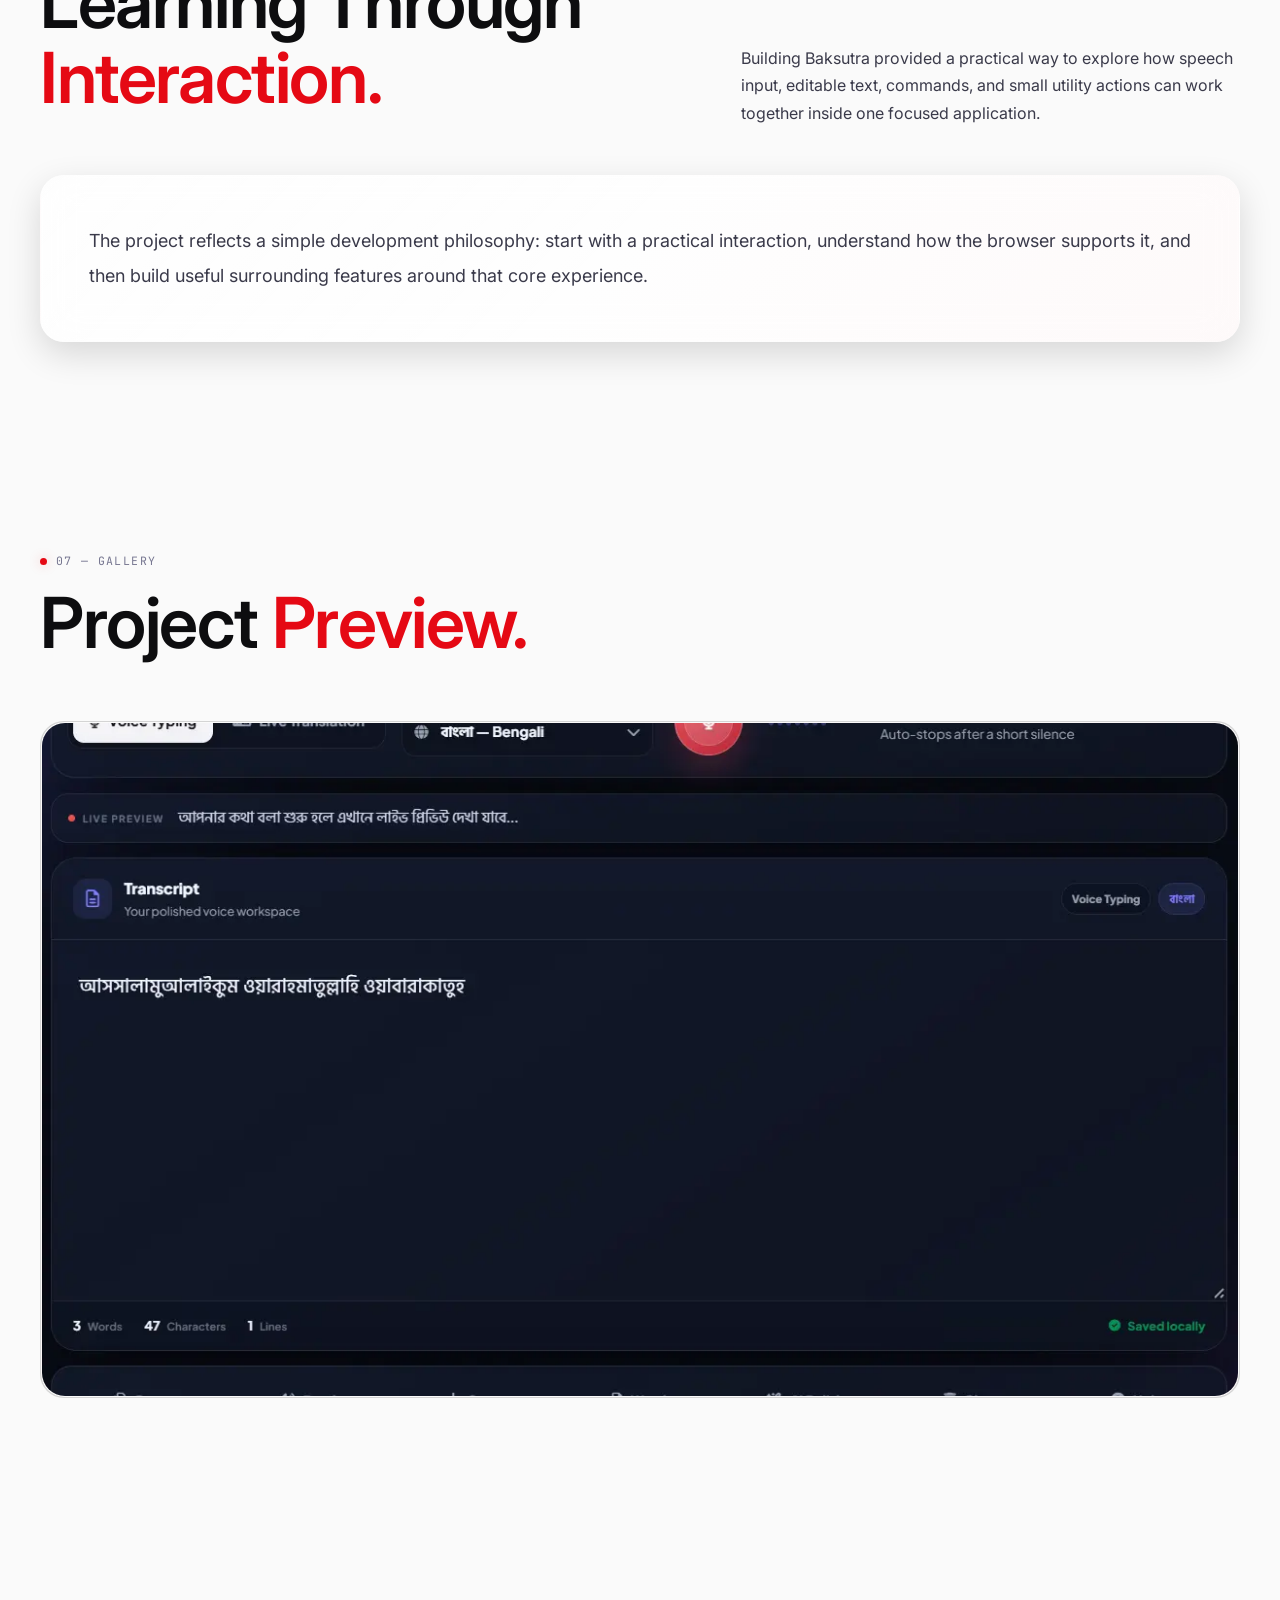
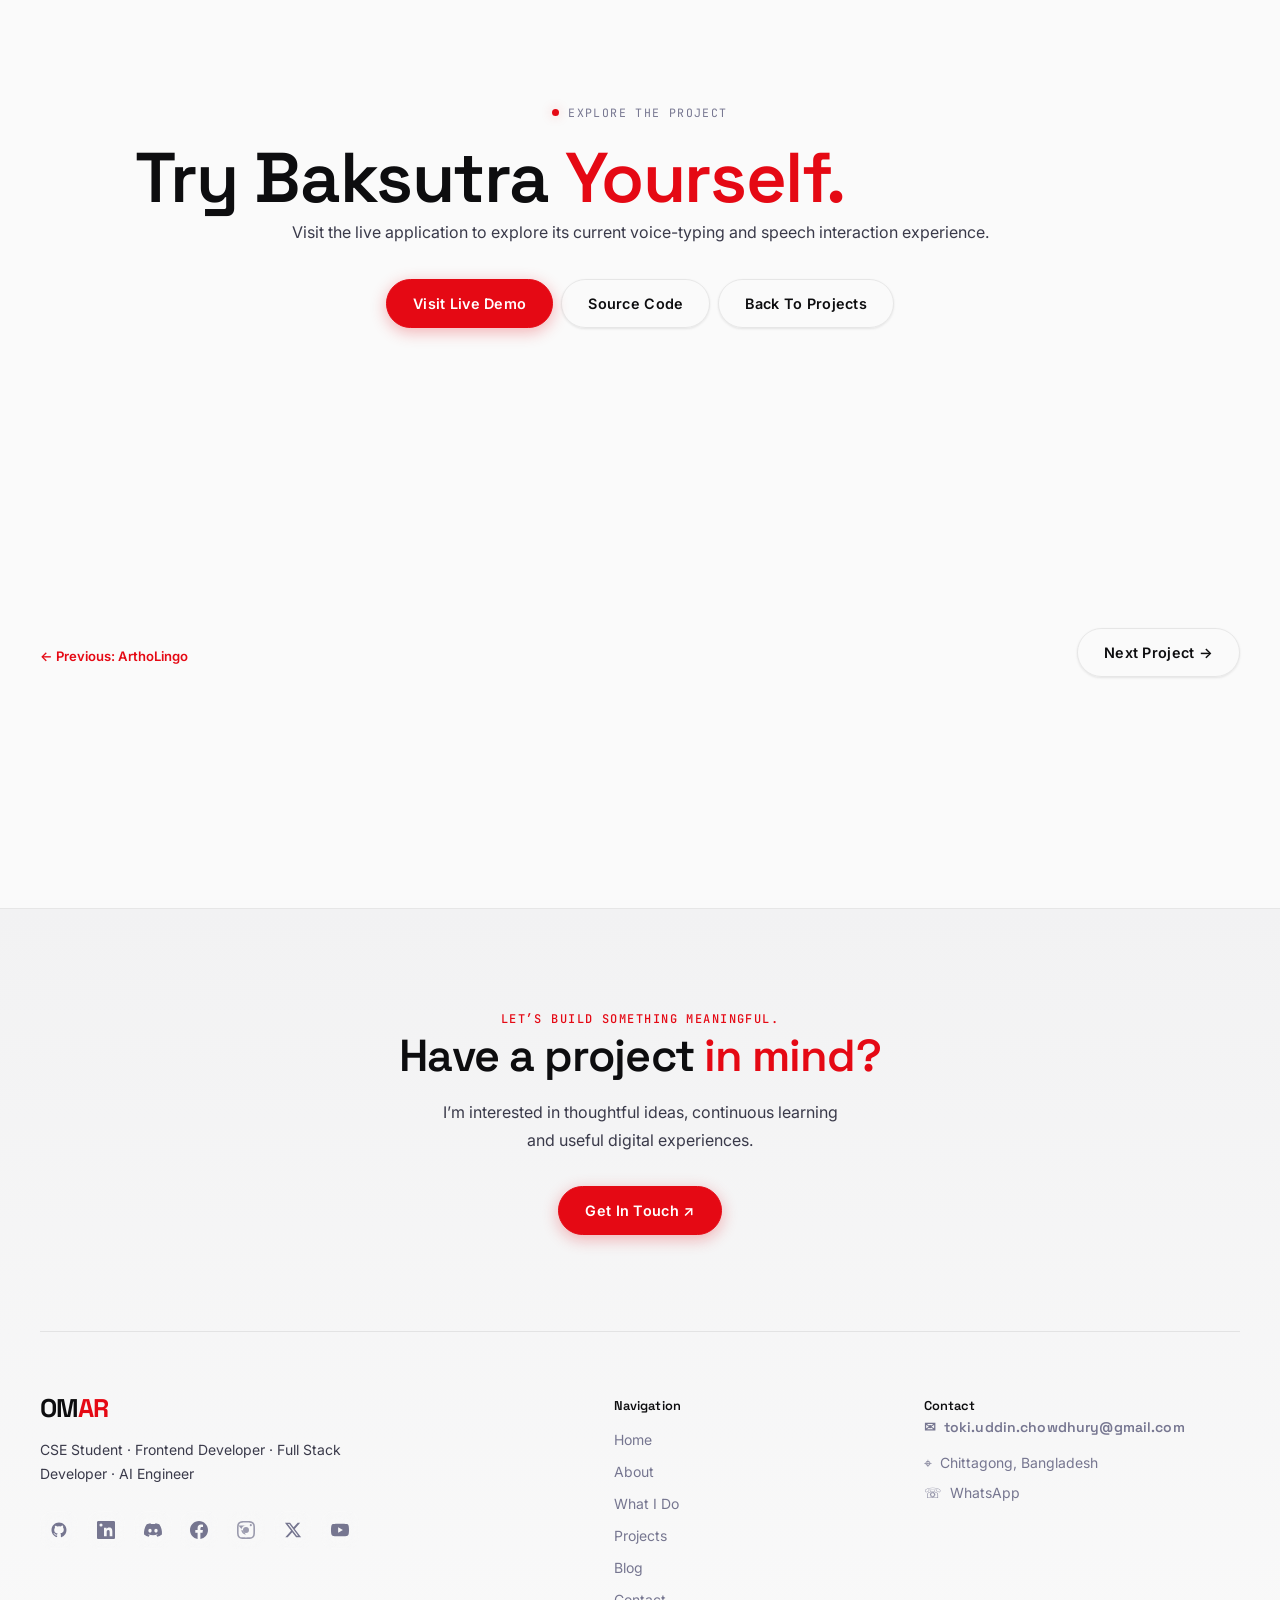
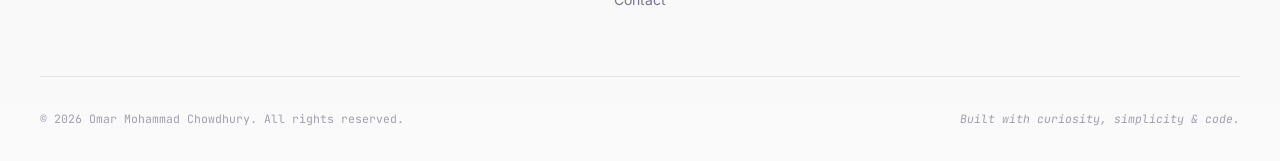
<file: baksutra.html>
<!DOCTYPE html>

<html data-theme="light" lang="en">
<head>
<meta charset="utf-8"/>
<meta content="width=device-width, initial-scale=1.0" name="viewport"/>
<title>Baksutra — Project Case Study | Omar Mohammad Chowdhury</title>
<meta content="Explore BakSutra, a Bengali and English voice typing and transcription web app built by Omar Mohammad Chowdhury." name="description"/>
<meta content="Baksutra, voice typing, speech transcription, Bengali voice typing, JavaScript, Omar Mohammad Chowdhury" name="keywords"/>
<meta content="Omar Mohammad Chowdhury" name="author"/>
<meta content="index, follow" name="robots"/>
<link href="baksutra.html" rel="canonical"/>
<!-- Open Graph -->
<meta content="article" property="og:type"/>
<meta content="Baksutra — Project Case Study | Omar Mohammad Chowdhury" property="og:title"/>
<meta content="Explore BakSutra, a Bengali and English voice typing and transcription web app built by Omar Mohammad Chowdhury." property="og:description"/>
<meta content="baksutra.webp" property="og:image"/>
<!-- Theme -->
<script>
    (function () {
      const savedTheme = localStorage.getItem('omar-portfolio-theme');
      const systemDark =
        window.matchMedia &&
        window.matchMedia('(prefers-color-scheme: dark)').matches;

      const theme = savedTheme || (systemDark ? 'dark' : 'light');

      document.documentElement.setAttribute('data-theme', theme);
    })();
  </script>
<!-- Favicon -->
<link href="omar-logo.svg" rel="icon" type="image/svg+xml"/>
<!-- Styles -->
<link href="https://fonts.googleapis.com/css2?family=Inter:wght@300;400;500;600;700&amp;family=Space+Grotesk:wght@400;500;600;700&amp;family=JetBrains+Mono:wght@400;500&amp;display=swap" rel="stylesheet"/><link href="style.css" rel="stylesheet"/>
<link href="animations.css" rel="stylesheet"/>
<link href="responsive.css" rel="stylesheet"/>
<meta content="baksutra.html" property="og:url"/>
<style id="case-study-ui-fixes">
/* Case-study visual stability: preserve the existing glassmorphism and color system. */
html, body { overflow-x: hidden; }
body { font-family: 'Plus Jakarta Sans', 'Inter', sans-serif; }
.navbar { z-index: 1000; }
.navbar-floating {
  backdrop-filter: blur(10px) saturate(180%);
  -webkit-backdrop-filter: blur(10px) saturate(180%);
}
.project-detail-hero,
.project-detail-hero .container,
.project-detail-hero .section-title,
.project-detail-hero .section-subtitle,
.project-detail-hero .tech-tags,
.project-detail-hero .hero-actions,
.project-detail-hero .project-detail-meta {
  min-width: 0;
  max-width: 100%;
}
.project-detail-hero .section-title,
.section-heading .section-title,
.project-detail-hero h1,
.project-detail-hero h2,
.project-detail-hero h3,
.two-column-grid h2,
.glass-card h2,
.glass-card h3 {
  font-family: 'Plus Jakarta Sans', 'Inter', sans-serif;
  overflow-wrap: anywhere;
  word-break: break-word;
  line-height: 1.06;
  text-wrap: balance;
}
.project-detail-hero p,
.glass-card p,
.tech-tag,
.project-live-preview-caption,
.section-subtitle {
  font-family: 'Inter', 'Plus Jakarta Sans', sans-serif;
  overflow-wrap: anywhere;
  word-break: break-word;
  line-height: 1.72;
}
.project-detail-hero .glass-card,
.section .glass-card,
.project-live-preview-card {
  min-width: 0;
  max-width: 100%;
  overflow: hidden;
  box-sizing: border-box;
}
.tech-tags {
  min-width: 0;
  max-width: 100%;
}
.tech-tag {
  max-width: 100%;
  white-space: normal;
}
.two-column-grid > *,
.skills-grid > *,
.project-gallery > * { min-width: 0; }

@media (max-width: 767px) {
  .project-detail-hero .section-title,
  .section-heading .section-title,
  .two-column-grid h2 {
    font-size: clamp(2rem, 9vw, 3rem);
    line-height: 1.08;
  }
  .project-detail-hero .hero-actions {
    flex-wrap: wrap;
  }
  .project-detail-hero .hero-actions .btn {
    max-width: 100%;
  }
  .project-detail-hero .tech-tags {
    row-gap: .5rem;
  }
  .glass-card {
    padding-left: clamp(1rem, 4vw, 1.35rem);
    padding-right: clamp(1rem, 4vw, 1.35rem);
  }
}

@media (max-width: 479px) {
  .project-detail-hero .section-title,
  .section-heading .section-title,
  .two-column-grid h2 {
    font-size: clamp(1.8rem, 10vw, 2.5rem);
  }
}
</style>
</head>
<body>
<!-- ==================== SKIP LINK ==================== -->
<a class="skip-link" href="#main">Skip to main content</a>
<div aria-label="Page scroll progress" class="scroll-progress" id="scrollProgress" role="progressbar"></div>
<div aria-hidden="true" class="page-transition" id="pageTransition">
<div class="page-transition-overlay"></div>
<div class="page-transition-accent"></div>
</div>
<div aria-hidden="true" class="mobile-nav-overlay" id="mobileMenuOverlay"></div>
<nav aria-hidden="true" aria-label="Mobile Navigation" class="mobile-nav-panel" id="mobileMenu">
<div class="mobile-nav-header">
<a aria-label="Omar home" class="nav-brand" href="index.html">OM<span>AR</span></a>
<button aria-label="Close menu" class="mobile-nav-close" id="mobileMenuClose" type="button">×</button>
</div>
<div class="mobile-nav-links">
<a class="mobile-nav-link" href="index.html"><span class="link-num">01</span> Home</a>
<a class="mobile-nav-link" href="about.html"><span class="link-num">02</span> About</a>
<a class="mobile-nav-link" href="what-i-do.html"><span class="link-num">03</span> What I Do</a>
<a class="mobile-nav-link" href="projects.html"><span class="link-num">04</span> Projects</a>
<a class="mobile-nav-link" href="blog.html"><span class="link-num">05</span> Blog</a>
<a class="mobile-nav-link" href="contact.html"><span class="link-num">06</span> Contact</a>
</div>
<div class="mobile-nav-footer">
<div class="mobile-theme-toggle">
<span class="mobile-theme-label">Appearance</span>
<div class="mobile-theme-switch">
<button aria-label="Light mode" class="theme-toggle-btn" data-mode="light" type="button">☼</button>
<button aria-label="Dark mode" class="theme-toggle-btn" data-mode="dark" type="button">☾</button>
</div>
</div>
<a class="btn btn-primary" href="contact.html">Get In Touch</a>
</div>
</nav>
<header>
<nav aria-label="Main Navigation" class="navbar" id="navbar">
<div class="navbar-inner">
<div class="navbar-floating">
<a aria-label="Omar home" class="nav-brand" href="index.html">OM<span>AR</span></a>
<div class="nav-links" role="menubar">
<a class="nav-link" href="index.html" role="menuitem">Home</a>
<a class="nav-link" href="about.html" role="menuitem">About</a>
<a class="nav-link" href="what-i-do.html" role="menuitem">What I Do</a>
<a class="nav-link" href="projects.html" role="menuitem">Projects</a>
<a class="nav-link" href="blog.html" role="menuitem">Blog</a>
<a class="nav-link" href="contact.html" role="menuitem">Contact</a>
</div>
<div class="nav-right">
<div aria-label="Theme selector" class="theme-toggle" role="group">
<button aria-label="Light mode" class="theme-toggle-btn" data-mode="light" type="button">☼</button>
<button aria-label="Dark mode" class="theme-toggle-btn" data-mode="dark" type="button">☾</button>
</div>
<a class="btn btn-primary nav-cta" href="contact.html">Get In Touch</a>
<button aria-controls="mobileMenu" aria-expanded="false" aria-label="Open menu" class="nav-hamburger" id="hamburger" type="button">
<span class="hamburger-line"></span><span class="hamburger-line"></span><span class="hamburger-line"></span>
</button>
</div>
</div>
</div>
</nav>
</header>
<!-- ==================== MAIN ==================== -->
<main id="main">
<!-- ==================== PROJECT HERO ==================== -->
<section aria-label="Baksutra project introduction" class="project-detail-hero">
<div aria-hidden="true" class="page-hero-bg"></div>
<div class="container">
<div class="project-detail-back">
<a class="text-link" href="projects.html">
            ← Back to Projects
          </a>
</div>
<div class="project-detail-meta" style="margin-top:var(--space-xl);">
<span class="section-eyebrow">
            Project 02
          </span>
<span class="section-eyebrow">
            Voice &amp; Language Web App
          </span>
</div>
<h1 class="section-title" style="
            font-size:var(--text-6xl);
            max-width:950px;
            margin-top:var(--space-md);
          ">
          Bak<span style="color:var(--crimson);">sutra</span>
</h1>
<p class="section-subtitle" style="
            max-width:820px;
            margin-top:var(--space-lg);
          ">
          A voice typing and live speech transcription web application
          designed to make spoken words easier to capture, edit, save,
          and work with.
        </p>
<div class="tech-tags" style="
            display:flex;
            flex-wrap:wrap;
            gap:var(--space-sm);
            margin-top:var(--space-xl);
          ">
<span class="tech-tag">HTML5</span>
<span class="tech-tag">CSS3</span>
<span class="tech-tag">JavaScript</span>
<span class="tech-tag">Speech Recognition</span>
<span class="tech-tag">Bengali</span>
</div>
<div class="hero-actions" style="margin-top:var(--space-xl);">
<a class="btn btn-primary" href="https://baksutra.netlify.app/" rel="noopener noreferrer" target="_blank">
            Live Demo
          </a><a aria-label="View source code of Baksutra on GitHub" class="btn btn-secondary" href="https://github.com/omar-cse-dev/BakSutra" rel="noopener noreferrer" target="_blank">Source Code</a>
<a class="btn btn-secondary" href="projects.html">
            All Projects
          </a>
</div>
</div>
</section>
<!-- ==================== HERO IMAGE ==================== -->
<section aria-label="Baksutra preview" class="section">
<div class="container">
<figure class="glass-card project-detail-image project-live-preview-card">
<div class="project-live-preview-wrapper">
<a aria-label="Open Baksutra live preview" class="project-live-preview-link" href="https://baksutra.netlify.app/" rel="noopener noreferrer" target="_blank"><img alt="Baksutra live project preview screenshot" loading="lazy" src="baksutra.webp"/></a>
</div>
<figcaption class="project-live-preview-caption">


          Baksutra — voice typing, speech transcription, and language-focused interaction tools.


        </figcaption>
</figure>
</div>
</section>
<!-- ==================== OVERVIEW ==================== -->
<section aria-label="Project overview" class="section">
<div class="container">
<div class="section-heading">
<div>
<span class="section-eyebrow">
              01 — Overview
            </span>
<h2 class="section-title">
              Giving Your Voice
              <span style="color:var(--crimson);">
                A Digital Form.
              </span>
</h2>
</div>
<p class="section-subtitle">
            Baksutra explores the interaction between speech and
            browser-based text editing, with an emphasis on Bengali
            voice input and a simple writing workflow.
          </p>
</div>
<div class="glass-card" style="
            padding:clamp(1.5rem,4vw,3rem);
            margin-top:var(--space-2xl);
          ">
<p style="
              color:var(--text-secondary);
              line-height:1.9;
              font-size:var(--text-lg);
            ">
            The application is centered around live speech
            transcription. It provides a workspace where spoken input
            can be captured and then handled with supporting actions
            such as copying, reading, saving, and clearing the text.
          </p>
</div>
</div>
</section>
<!-- ==================== PURPOSE ==================== -->
<section aria-label="Project purpose" class="section">
<div class="container">
<div class="two-column-grid">
<div>
<span class="section-eyebrow">
              02 — Purpose
            </span>
<h2 class="section-title">
              Exploring
              <span style="color:var(--crimson);">
                Voice Interfaces.
              </span>
</h2>
</div>
<div>
<p class="section-subtitle">
              Baksutra was created to explore how voice can become a
              practical input method for everyday writing and digital
              interaction.
            </p>
<p class="section-subtitle" style="margin-top:var(--space-lg);">
              The project also provides a hands-on environment for
              experimenting with speech recognition, text controls,
              language input, and command-oriented interactions.
            </p>
</div>
</div>
</div>
</section>
<!-- ==================== FEATURES ==================== -->
<section aria-label="Baksutra features" class="section">
<div class="container">
<div class="section-heading">
<div>
<span class="section-eyebrow">
              03 — Features
            </span>
<h2 class="section-title">
              What Baksutra
              <span style="color:var(--crimson);">
                Can Explore.
              </span>
</h2>
</div>
</div>
<div class="skills-grid" style="margin-top:var(--space-2xl);">
<!-- Feature 1 -->
<article class="glass-card skill-card">
<div aria-hidden="true" class="skill-card-icon">
<svg fill="none" stroke="currentColor" stroke-width="1.8" viewbox="0 0 24 24">
<path d="M12 3v18"></path>
<rect height="12" rx="4" width="8" x="8" y="6"></rect>
</svg>
</div>
<h3 class="skill-card-title">
              Voice Typing
            </h3>
<p class="skill-card-description">
              Capture spoken words as digital text through a
              browser-based voice input workflow.
            </p>
</article>
<!-- Feature 2 -->
<article class="glass-card skill-card">
<div aria-hidden="true" class="skill-card-icon">
<svg fill="none" stroke="currentColor" stroke-width="1.8" viewbox="0 0 24 24">
<path d="M4 5h16v14H4z"></path>
<path d="M7 9h10M7 12h7M7 15h9"></path>
</svg>
</div>
<h3 class="skill-card-title">
              Live Transcription
            </h3>
<p class="skill-card-description">
              Work with speech while it is being transcribed into
              editable digital text.
            </p>
</article>
<!-- Feature 3 -->
<article class="glass-card skill-card">
<div aria-hidden="true" class="skill-card-icon">
<svg fill="none" stroke="currentColor" stroke-width="1.8" viewbox="0 0 24 24">
<rect height="16" rx="2" width="14" x="5" y="4"></rect>
<path d="M8 8h8M8 12h8M8 16h5"></path>
</svg>
</div>
<h3 class="skill-card-title">
              Auto Saving
            </h3>
<p class="skill-card-description">
              Keep text available through automatic saving so the
              writing workflow is easier to continue.
            </p>
</article>
<!-- Feature 4 -->
<article class="glass-card skill-card">
<div aria-hidden="true" class="skill-card-icon">
<svg fill="none" stroke="currentColor" stroke-width="1.8" viewbox="0 0 24 24">
<rect height="14" rx="2" width="14" x="5" y="5"></rect>
<path d="M8 9h8M8 13h5"></path>
</svg>
</div>
<h3 class="skill-card-title">
              Text Actions
            </h3>
<p class="skill-card-description">
              Use supporting actions such as Copy, Read, Save, Word,
              and Clear to work with the generated text.
            </p>
</article>
<!-- Feature 5 -->
<article class="glass-card skill-card">
<div aria-hidden="true" class="skill-card-icon">
<svg fill="none" stroke="currentColor" stroke-width="1.8" viewbox="0 0 24 24">
<path d="M6 4h12v16H6z"></path>
<path d="M9 8h6M9 12h6M9 16h4"></path>
</svg>
</div>
<h3 class="skill-card-title">
              Language Support
            </h3>
<p class="skill-card-description">
              Designed with Bengali voice typing and language-focused
              interaction in mind.
            </p>
</article>
<!-- Feature 6 -->
<article class="glass-card skill-card">
<div aria-hidden="true" class="skill-card-icon">
<svg fill="none" stroke="currentColor" stroke-width="1.8" viewbox="0 0 24 24">
<path d="M3 12h4l2-5 4 10 2-5h6"></path>
</svg>
</div>
<h3 class="skill-card-title">
              Voice Commands
            </h3>
<p class="skill-card-description">
              Explore spoken commands for punctuation and newline-style
              text interactions in supported languages.
            </p>
</article>
</div>
</div>
</section>
<!-- ==================== WORKFLOW ==================== -->
<section aria-label="Baksutra workflow" class="section">
<div class="container">
<div class="glass-card">
<div class="section-heading">
<div>
<span class="section-eyebrow">
                04 — Workflow
              </span>
<h2 class="section-title">
                Speak.
                <span style="color:var(--crimson);">
                  Capture.
                </span>
                Refine.
              </h2>
</div>
<p class="section-subtitle">
              The core experience is intentionally straightforward,
              keeping spoken input close to the final text.
            </p>
</div>
<div style="
              display:grid;
              grid-template-columns:repeat(3,minmax(0,1fr));
              gap:var(--space-lg);
              margin-top:var(--space-2xl);
            ">
<div>
<span class="section-eyebrow">
                01
              </span>
<h3 style="margin-top:var(--space-sm);">
                Speak
              </h3>
<p class="section-subtitle" style="margin-top:var(--space-sm);">
                Provide spoken input through the voice interface.
              </p>
</div>
<div>
<span class="section-eyebrow">
                02
              </span>
<h3 style="margin-top:var(--space-sm);">
                Capture
              </h3>
<p class="section-subtitle" style="margin-top:var(--space-sm);">
                Convert speech into editable digital text.
              </p>
</div>
<div>
<span class="section-eyebrow">
                03
              </span>
<h3 style="margin-top:var(--space-sm);">
                Refine
              </h3>
<p class="section-subtitle" style="margin-top:var(--space-sm);">
                Copy, read, save, organize, or clear the result.
              </p>
</div>
</div>
</div>
</div>
</section>
<!-- ==================== TECHNOLOGIES ==================== -->
<section aria-label="Technologies" class="section">
<div class="container">
<div class="two-column-grid">
<div>
<span class="section-eyebrow">
              05 — Technologies
            </span>
<h2 class="section-title">
              Technology
              <span style="color:var(--crimson);">
                Stack.
              </span>
</h2>
</div>
<div class="glass-card">
<p class="section-subtitle">
              Baksutra is part of my hands-on exploration of
              browser-based JavaScript applications and voice-driven
              interfaces.
            </p>
<div class="tech-tags" style="
                display:flex;
                flex-wrap:wrap;
                gap:var(--space-sm);
                margin-top:var(--space-xl);
              ">
<span class="tech-tag">
                HTML5
              </span>
<span class="tech-tag">
                CSS3
              </span>
<span class="tech-tag">
                JavaScript
              </span>
<span class="tech-tag">
                Speech Recognition
              </span>
<span class="tech-tag">
                Browser APIs
              </span>
<span class="tech-tag">
                Bengali Language
              </span>
</div>
</div>
</div>
</div>
</section>
<!-- ==================== DEVELOPMENT ==================== -->
<section aria-label="Development highlights" class="section">
<div class="container">
<div class="section-heading">
<div>
<span class="section-eyebrow">
              06 — Development
            </span>
<h2 class="section-title">
              Learning Through
              <span style="color:var(--crimson);">
                Interaction.
              </span>
</h2>
</div>
<p class="section-subtitle">
            Building Baksutra provided a practical way to explore how
            speech input, editable text, commands, and small utility
            actions can work together inside one focused application.
          </p>
</div>
<div class="glass-card" style="
            margin-top:var(--space-2xl);
            padding:clamp(1.5rem,4vw,3rem);
          ">
<p style="
              color:var(--text-secondary);
              line-height:1.9;
              font-size:var(--text-lg);
            ">
            The project reflects a simple development philosophy:
            start with a practical interaction, understand how the
            browser supports it, and then build useful surrounding
            features around that core experience.
          </p>
</div>
</div>
</section>
<!-- ==================== GALLERY ==================== -->
<section aria-label="Project gallery" class="section">
<div class="container">
<div class="section-heading">
<div>
<span class="section-eyebrow">
              07 — Gallery
            </span>
<h2 class="section-title">
              Project
              <span style="color:var(--crimson);">
                Preview.
              </span>
</h2>
</div>
</div>
<div class="project-gallery project-gallery-single" style="margin-top:var(--space-2xl);">
<figure class="glass-card" style="overflow:hidden; margin:0;">
<img alt="Baksutra application interface" decoding="async" loading="lazy" src="baksutra.webp" style="
                display:block;
                width:100%;
                height:auto;
              "/>
</figure>
</div>
</div>
</section>
<!-- ==================== CTA ==================== -->
<section aria-label="Project actions" class="section">
<div class="container">
<div class="cta-section" style="text-align:center;">
<span class="section-eyebrow">
            Explore The Project
          </span>
<h2 class="section-title">
            Try Baksutra
            <span style="color:var(--crimson);">
              Yourself.
            </span>
</h2>
<p class="section-subtitle" style="margin-inline:auto;">
            Visit the live application to explore its current
            voice-typing and speech interaction experience.
          </p>
<div style="
              display:flex;
              flex-wrap:wrap;
              justify-content:center;
              gap:var(--space-sm);
              margin-top:var(--space-xl);
            ">
<a class="btn btn-primary" href="https://baksutra.netlify.app/" rel="noopener noreferrer" target="_blank">
              Visit Live Demo
            </a><a aria-label="View source code of Baksutra on GitHub" class="btn btn-secondary" href="https://github.com/omar-cse-dev/BakSutra" rel="noopener noreferrer" target="_blank">Source Code</a>
<a class="btn btn-secondary" href="projects.html">
              Back To Projects
            </a>
</div>
</div>
</div>
</section>
<!-- ==================== PROJECT NAVIGATION ==================== -->
<section aria-label="Project navigation" class="section">
<div class="container">
<div style="
            display:flex;
            justify-content:space-between;
            align-items:center;
            gap:var(--space-lg);
            flex-wrap:wrap;
          ">
<a class="text-link" href="artholingo.html">
            ← Previous: ArthoLingo
          </a>
<a class="btn btn-secondary" href="qrify.html">
            Next Project →
          </a>
</div>
</div>
</section>
</main>
<!-- ==================== FOOTER ==================== -->
<footer aria-label="Site footer" class="footer">
<div class="container">
<div class="footer-cta reveal">
<span class="label-mono">Let’s Build Something Meaningful.</span>
<h2>Have a project <span class="text-accent">in mind?</span></h2>
<p>I’m interested in thoughtful ideas, continuous learning and useful digital experiences.</p>
<a class="btn btn-primary" href="contact.html">Get In Touch ↗</a>
</div>
<div class="footer-grid">
<div class="footer-brand">
<a class="nav-brand" href="index.html">OM<span>AR</span></a>
<p>CSE Student · Frontend Developer · Full Stack Developer · AI Engineer</p>
<div class="footer-social">
<a aria-label="GitHub" class="social-btn" href="https://github.com/tokiuddinchowdhury" rel="noopener noreferrer" target="_blank"><svg aria-hidden="true" viewbox="0 0 24 24"><path d="M12 2C6.48 2 2 6.48 2 12c0 4.42 2.87 8.17 6.84 9.49.5.09.68-.22.68-.48v-1.7c-2.78.61-3.37-1.18-3.37-1.18-.45-1.16-1.11-1.47-1.11-1.47-.91-.62.07-.61.07-.61 1 .07 1.53 1.03 1.53 1.03.89 1.53 2.34 1.09 2.91.83.09-.65.35-1.09.63-1.34-2.22-.25-4.55-1.11-4.55-4.95 0-1.09.39-1.98 1.03-2.68-.1-.25-.45-1.27.1-2.65 0 0 .84-.27 2.75 1.02A9.56 9.56 0 0 1 12 6.84c.85 0 1.71.11 2.5.34 1.91-1.29 2.75-1.02 2.75-1.02.55 1.38.2 2.4.1 2.65.64.7 1.02 1.59 1.02 2.68 0 3.85-2.33 4.7-4.56 4.95.36.31.68.92.68 1.85v2.74c0 .27.18.58.69.48A10 10 0 0 0 22 12c0-5.52-4.48-10-10-10Z" fill="currentColor"></path></svg></a>
<a aria-label="LinkedIn" class="social-btn" href="https://www.linkedin.com/in/omarmohammadchowdhury" rel="noopener noreferrer" target="_blank"><svg aria-hidden="true" viewbox="0 0 24 24"><path d="M20.45 20.45h-3.55v-5.57c0-1.33-.03-3.04-1.85-3.04-1.85 0-2.14 1.45-2.14 2.94v5.67H9.35V9h3.41v1.56h.05c.48-.9 1.64-1.85 3.37-1.85 3.6 0 4.27 2.37 4.27 5.46v6.28ZM5.34 7.43a2.06 2.06 0 1 1 0-4.13 2.06 2.06 0 0 1 0 4.13ZM3.56 20.45h3.56V9H3.56v11.45ZM22.23 0H1.77C.79 0 0 .77 0 1.73v20.54C0 23.23.79 24 1.77 24h20.46C23.21 24 24 23.23 24 22.27V1.73C24 .77 23.21 0 22.23 0Z" fill="currentColor"></path></svg></a>
<button aria-label="Copy Discord username: omarmohammadchowdhury" class="social-btn social-btn-discord" data-copy-text="omarmohammadchowdhury" data-tooltip="Discord: omarmohammadchowdhury" title="Discord: omarmohammadchowdhury (click to copy)" type="button"><svg aria-hidden="true" viewbox="0 0 24 24"><path d="M20.317 4.3698a19.7913 19.7913 0 00-4.8851-1.5152.0741.0741 0 00-.0785.0371c-.211.3753-.4447.8648-.6083 1.2495-1.8447-.2762-3.68-.2762-5.4868 0-.1636-.3933-.4058-.8742-.6177-1.2495a.077.077 0 00-.0785-.037 19.7363 19.7363 0 00-4.8852 1.515.0699.0699 0 00-.0321.0277C.5334 9.0458-.319 13.5799.0992 18.0578a.0824.0824 0 00.0312.0561c2.0528 1.5076 4.0413 2.4228 5.9929 3.0294a.0777.0777 0 00.0842-.0276c.4616-.6304.8731-1.2952 1.226-1.9942a.076.076 0 00-.0416-.1057c-.6528-.2476-1.2743-.5495-1.8722-.8923a.077.077 0 01-.0076-.1277c.1258-.0943.2517-.1923.3718-.2914a.0743.0743 0 01.0776-.0105c3.9278 1.7933 8.18 1.7933 12.0614 0a.0739.0739 0 01.0785.0095c.1202.099.246.1981.3728.2924a.077.077 0 01-.0066.1276 12.2986 12.2986 0 01-1.873.8914.0766.0766 0 00-.0407.1067c.3604.698.7719 1.3628 1.225 1.9932a.076.076 0 00.0842.0286c1.961-.6067 3.9495-1.5219 6.0023-3.0294a.077.077 0 00.0313-.0552c.5004-5.177-.8382-9.6739-3.5485-13.6604a.061.061 0 00-.0312-.0286zM8.02 15.3312c-1.1825 0-2.1569-1.0857-2.1569-2.419 0-1.3332.9555-2.4189 2.157-2.4189 1.2108 0 2.1757 1.0952 2.1568 2.419 0 1.3332-.9555 2.4189-2.1569 2.4189zm7.9748 0c-1.1825 0-2.1569-1.0857-2.1569-2.419 0-1.3332.9554-2.4189 2.1569-2.4189 1.2108 0 2.1757 1.0952 2.1568 2.419 0 1.3332-.946 2.4189-2.1568 2.4189Z" fill="currentColor"></path></svg></button>
<a aria-label="Facebook" class="social-btn" href="https://www.facebook.com/OmarMohammadChowdhury" rel="noopener noreferrer" target="_blank"><svg aria-hidden="true" viewbox="0 0 24 24"><path d="M24 12.07C24 5.4 18.63 0 12 0S0 5.4 0 12.07C0 18.1 4.39 23.11 10.13 24v-8.44H7.08v-3.49h3.05V9.41c0-3.02 1.79-4.68 4.53-4.68 1.31 0 2.69.24 2.69.24v2.97h-1.52c-1.49 0-1.96.93-1.96 1.89v2.25h3.33l-.53 3.49h-2.8V24C19.61 23.11 24 18.1 24 12.07Z" fill="currentColor"></path></svg></a>
<a aria-disabled="true" aria-label="Instagram" class="social-btn" data-placeholder-link="" href="#"><svg aria-hidden="true" viewbox="0 0 24 24"><path d="M12 2.16c3.2 0 3.58.01 4.85.07 3.25.15 4.77 1.69 4.92 4.92.06 1.27.07 1.65.07 4.85 0 3.2-.01 3.58-.07 4.85-.15 3.23-1.67 4.77-4.92 4.92-1.27.06-1.65.07-4.85.07-3.2 0-3.58-.01-4.85-.07-3.26-.15-4.77-1.7-4.92-4.92-.06-1.28-.07-1.69-.07-4.85 0-3.2.01-3.58.07-4.85.15-3.25 1.66-4.77 4.92-4.92C8.42 2.17 8.8 2.16 12 2.16Zm0-2.16C8.74 0 8.33.01 7.05.07 2.7.27.28 2.69.08 7.05.01 8.33 0 8.74 0 12s.01 3.67.08 4.95c.2 4.36 2.62 6.78 6.97 6.98 1.28.06 1.69.07 4.95.07s3.67-.01 4.95-.07c4.35-.2 6.78-2.62 6.98-6.98.06-1.28.07-1.69.07-4.95s-.01-3.67-.07-4.95C23.73 2.7 21.3.27 16.95.07 15.67.01 15.26 0 12 0Zm0 5.84A6.16 6.16 0 1 0 12 18.16 6.16 0 0 0 12 5.84Zm0 10.16a4 4 0 1 1 0-8 4 4 0 0 1 0 8Zm6.41-11.84a1.44 1.44 0 1 0 0 2.88 1.44 1.44 0 0 0 0-2.88Z" fill="currentColor"></path></svg></a>
<a aria-label="X / Twitter" class="social-btn" href="https://x.com/toki_uddin_omar" rel="noopener noreferrer" target="_blank"><svg aria-hidden="true" viewbox="0 0 24 24"><path d="M18.24 2.25h3.31l-7.23 8.26 8.5 11.24h-6.66l-5.2-6.8-5.94 6.8H1.71l7.73-8.84L1.25 2.25h6.83l4.71 6.23 5.45-6.23Zm-1.16 17.52h1.83L7.08 4.13H5.12L17.08 19.77Z" fill="currentColor"></path></svg></a>
<a aria-label="YouTube" class="social-btn" href="https://www.youtube.com/@OmarMohammadChowdhury" rel="noopener noreferrer" target="_blank"><svg aria-hidden="true" viewbox="0 0 24 24"><path d="M23.5 6.19a3.02 3.02 0 0 0-2.12-2.14C19.5 3.55 12 3.55 12 3.55s-7.5 0-9.38.5A3.02 3.02 0 0 0 .5 6.19C0 8.07 0 12 0 12s0 3.93.5 5.81a3.02 3.02 0 0 0 2.12 2.14c1.88.5 9.38.5 9.38.5s7.5 0 9.38-.5a3.02 3.02 0 0 0 2.12-2.14C24 15.93 24 12 24 12s0-3.93-.5-5.81ZM9.55 15.57V8.43L15.82 12l-6.27 3.57-6.27-3.57Z" fill="currentColor"></path></svg></a>
</div>
</div>
<div>
<div class="footer-col-title">Navigation</div>
<nav class="footer-links">
<a class="footer-link" href="index.html">Home</a>
<a class="footer-link" href="about.html">About</a>
<a class="footer-link" href="what-i-do.html">What I Do</a>
<a class="footer-link" href="projects.html">Projects</a>
<a class="footer-link" href="blog.html">Blog</a>
<a class="footer-link" href="contact.html">Contact</a>
</nav>
</div>
<div>
<div class="footer-col-title">Contact<div class="footer-contact-item"><span aria-hidden="true">✉</span><a href="mailto:toki.uddin.chowdhury@gmail.com">toki.uddin.chowdhury@gmail.com</a></div></div>
<div class="footer-contact-item"><span aria-hidden="true">⌖</span><span>Chittagong, Bangladesh</span></div>
<div class="footer-contact-item"><span aria-hidden="true">☏</span><a href="https://wa.me/8801784806650" rel="noopener noreferrer" target="_blank">WhatsApp</a></div>
</div>
</div>
<div class="footer-bottom">
<p class="footer-copyright">© 2026 Omar Mohammad Chowdhury. All rights reserved.</p>
<p class="footer-signature">Built with curiosity, simplicity &amp; code.</p>
</div>
</div>
</footer>
<!-- ==================== CUSTOM CURSOR ==================== -->
<div aria-hidden="true" class="cursor" id="cursor">
<div class="cursor-dot" id="cursorDot"></div>
<div class="cursor-ring" id="cursorRing"></div>
</div>
<!-- ==================== SCRIPTS ==================== -->
<script src="theme.js"></script>
<script src="navigation.js"></script>
<script src="animations.js"></script>
<script src="cursor.js"></script>
<script src="main.js"></script>
</body>
</html>
</file>
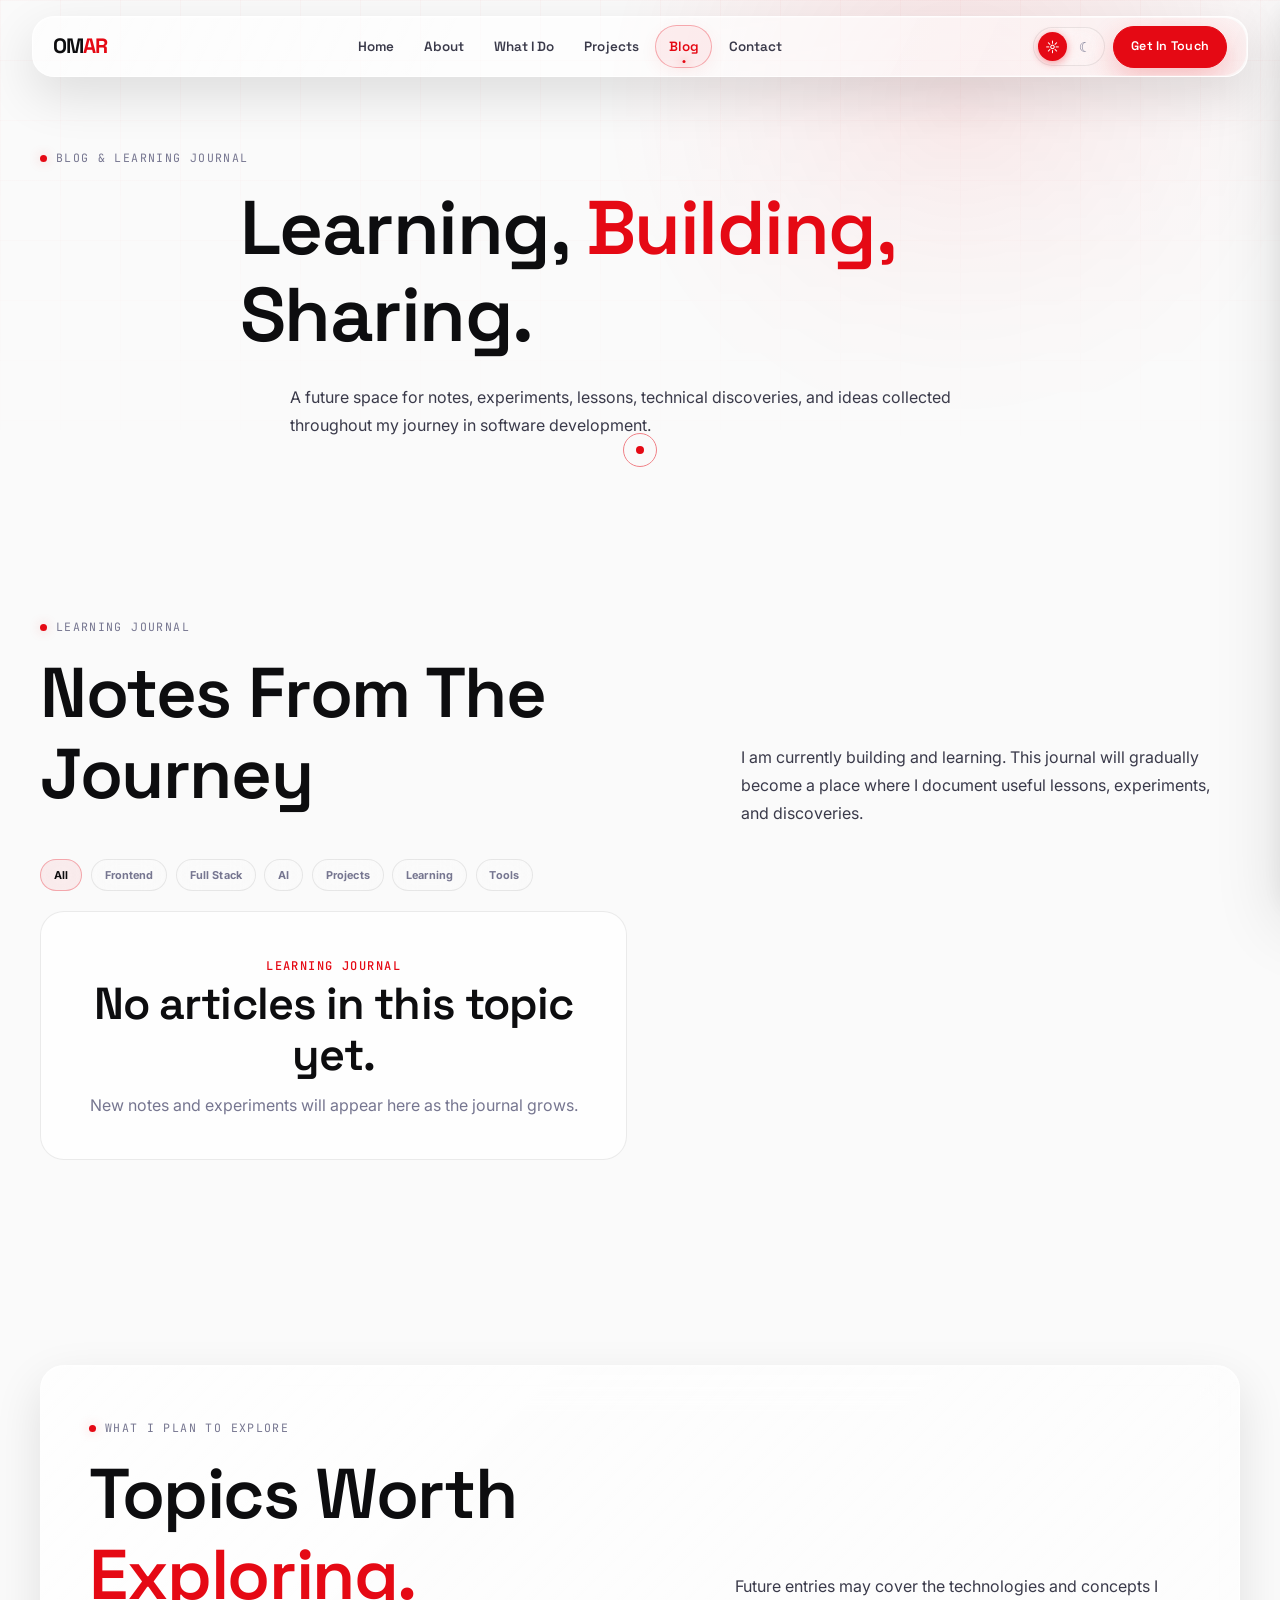
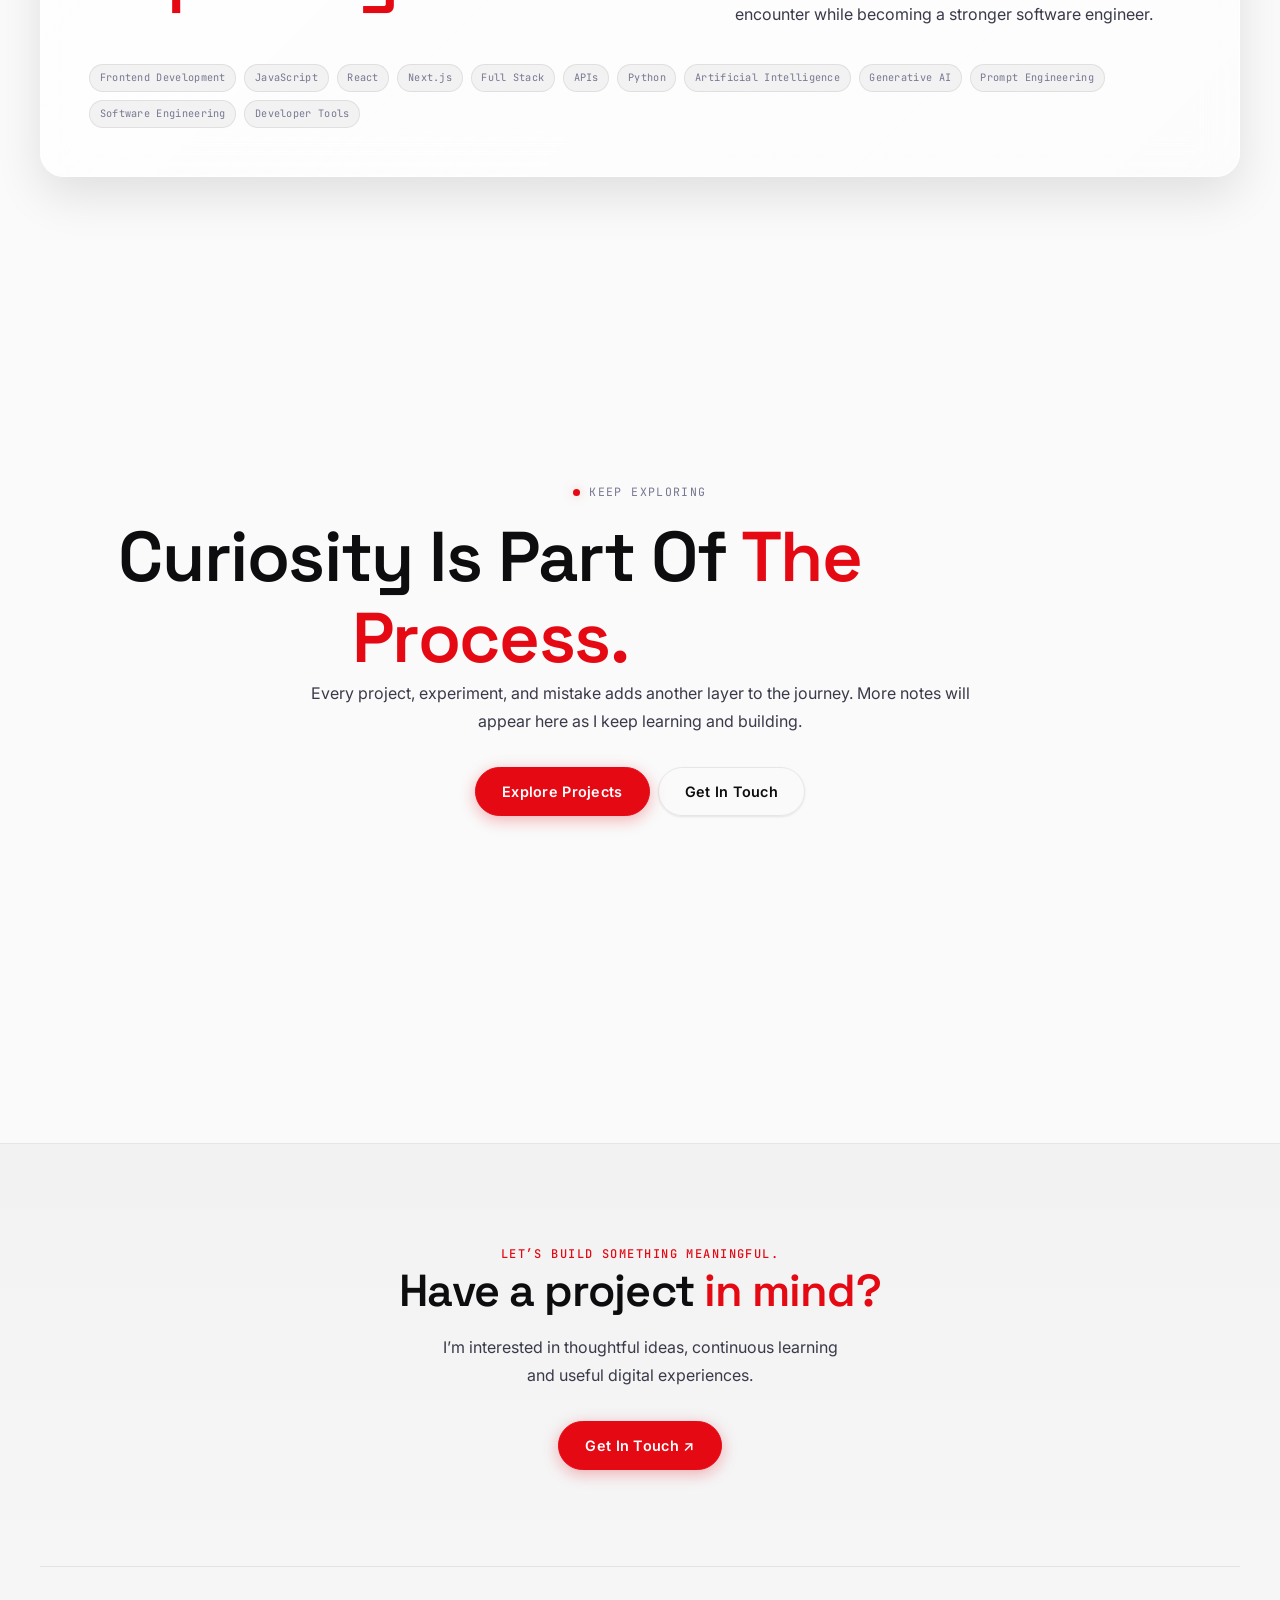
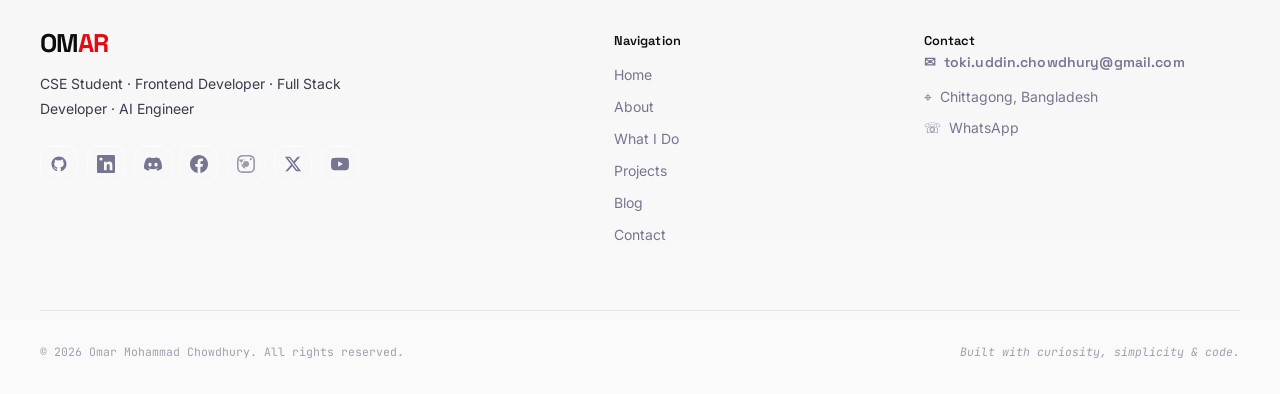
<file: blog.html>
<!DOCTYPE html>

<html data-theme="light" lang="en">
<head>
<meta charset="utf-8"/>
<meta content="width=device-width, initial-scale=1.0" name="viewport"/>
<title>Blog &amp; Learning Journal — Omar Mohammad Chowdhury</title>
<meta content="Notes, experiments, lessons, and ideas from Omar Mohammad Chowdhury’s ongoing journey through software development and AI." name="description"/>
<meta content="Omar Mohammad Chowdhury, blog, learning journal, web development, AI, programming, software engineering" name="keywords"/>
<meta content="Omar Mohammad Chowdhury" name="author"/>
<link href="blog.html" rel="canonical"/>
<!-- Open Graph -->
<meta content="website" property="og:type"/>
<meta content="Blog &amp; Learning Journal — Omar Mohammad Chowdhury" property="og:title"/>
<meta content="Notes, experiments, lessons, and ideas from Omar Mohammad Chowdhury’s ongoing journey through software development and AI." property="og:description"/>
<meta content="blog.html" property="og:url"/>
<!-- Theme -->
<script>
    (function () {
      const savedTheme = localStorage.getItem('omar-portfolio-theme');
      const systemDark =
        window.matchMedia &&
        window.matchMedia('(prefers-color-scheme: dark)').matches;

      const theme = savedTheme || (systemDark ? 'dark' : 'light');

      document.documentElement.setAttribute('data-theme', theme);
    })();
  </script>
<!-- Favicon -->
<link href="omar-logo.svg" rel="icon" type="image/svg+xml"/>
<!-- Fonts -->
<link crossorigin="" href="https://fonts.gstatic.com" rel="preconnect"/>
<!-- Styles -->
<link href="https://fonts.googleapis.com/css2?family=Inter:wght@300;400;500;600;700&amp;family=Space+Grotesk:wght@400;500;600;700&amp;family=JetBrains+Mono:wght@400;500&amp;display=swap" rel="stylesheet"/><link href="style.css" rel="stylesheet"/>
<link href="animations.css" rel="stylesheet"/>
<link href="responsive.css" rel="stylesheet"/>
<link href="premium-polish.css" rel="stylesheet"/>
<meta content="profile.webp" property="og:image"/><meta content="summary_large_image" name="twitter:card"/><meta content="Blog &amp; Learning Journal — Omar Mohammad Chowdhury" name="twitter:title"/><meta content="Notes, experiments, lessons, and ideas from Omar Mohammad Chowdhury’s ongoing journey through software development and AI." name="twitter:description"/><meta content="profile.webp" name="twitter:image"/></head>
<body>
<!-- ==================== SKIP LINK ==================== -->
<a class="skip-link" href="#main">Skip to main content</a>
<div aria-label="Page scroll progress" class="scroll-progress" id="scrollProgress" role="progressbar"></div>
<div aria-hidden="true" class="page-transition" id="pageTransition">
<div class="page-transition-overlay"></div>
<div class="page-transition-accent"></div>
</div>
<div aria-hidden="true" class="mobile-nav-overlay" id="mobileMenuOverlay"></div>
<nav aria-hidden="true" aria-label="Mobile Navigation" class="mobile-nav-panel" id="mobileMenu">
<div class="mobile-nav-header">
<a aria-label="Omar home" class="nav-brand" href="index.html">OM<span>AR</span></a>
<button aria-label="Close menu" class="mobile-nav-close" id="mobileMenuClose" type="button">×</button>
</div>
<div class="mobile-nav-links">
<a class="mobile-nav-link" href="index.html"><span class="link-num">01</span> Home</a>
<a class="mobile-nav-link" href="about.html"><span class="link-num">02</span> About</a>
<a class="mobile-nav-link" href="what-i-do.html"><span class="link-num">03</span> What I Do</a>
<a class="mobile-nav-link" href="projects.html"><span class="link-num">04</span> Projects</a>
<a class="mobile-nav-link" href="blog.html"><span class="link-num">05</span> Blog</a>
<a class="mobile-nav-link" href="contact.html"><span class="link-num">06</span> Contact</a>
</div>
<div class="mobile-nav-footer">
<div class="mobile-theme-toggle">
<span class="mobile-theme-label">Appearance</span>
<div class="mobile-theme-switch">
<button aria-label="Light mode" class="theme-toggle-btn" data-mode="light" type="button">☼</button>
<button aria-label="Dark mode" class="theme-toggle-btn" data-mode="dark" type="button">☾</button>
</div>
</div>
<a class="btn btn-primary" href="contact.html">Get In Touch</a>
</div>
</nav>
<header>
<nav aria-label="Main Navigation" class="navbar" id="navbar">
<div class="navbar-inner">
<div class="navbar-floating">
<a aria-label="Omar home" class="nav-brand" href="index.html">OM<span>AR</span></a>
<div class="nav-links" role="menubar">
<a class="nav-link" href="index.html" role="menuitem">Home</a>
<a class="nav-link" href="about.html" role="menuitem">About</a>
<a class="nav-link" href="what-i-do.html" role="menuitem">What I Do</a>
<a class="nav-link" href="projects.html" role="menuitem">Projects</a>
<a class="nav-link" href="blog.html" role="menuitem">Blog</a>
<a class="nav-link" href="contact.html" role="menuitem">Contact</a>
</div>
<div class="nav-right">
<div aria-label="Theme selector" class="theme-toggle" role="group">
<button aria-label="Light mode" class="theme-toggle-btn" data-mode="light" type="button">☼</button>
<button aria-label="Dark mode" class="theme-toggle-btn" data-mode="dark" type="button">☾</button>
</div>
<a class="btn btn-primary nav-cta" href="contact.html">Get In Touch</a>
<button aria-controls="mobileMenu" aria-expanded="false" aria-label="Open menu" class="nav-hamburger" id="hamburger" type="button">
<span class="hamburger-line"></span><span class="hamburger-line"></span><span class="hamburger-line"></span>
</button>
</div>
</div>
</div>
</nav>
</header>
<!-- ==================== MAIN ==================== -->
<main id="main">
<!-- ==================== PAGE HERO ==================== -->
<section aria-label="Blog header" class="page-hero">
<div aria-hidden="true" class="page-hero-bg"></div>
<div class="container">
<span class="section-eyebrow hero-entrance">
          Blog &amp; Learning Journal
        </span>
<h1 class="section-title hero-entrance-delay-1" style="
            font-size:var(--text-5xl);
            max-width:800px;
            margin-inline:auto;
          ">
          Learning,
          <span style="color:var(--crimson);">
            Building,
          </span>
          Sharing.
        </h1>
<p class="section-subtitle hero-entrance-delay-2" style="
            margin-top:var(--space-4);
            margin-inline:auto;
          ">
          A future space for notes, experiments, lessons, technical
          discoveries, and ideas collected throughout my journey in
          software development.
        </p>
</div>
</section>
<!-- ==================== BLOG CONTENT ==================== -->
<section aria-label="Learning journal" class="section">
<div class="container">
<div class="section-heading">
<div>
<span class="section-eyebrow">
              Learning Journal
            </span>
<h2 class="section-title">
              Notes From The Journey
            </h2>
</div>
<p class="section-subtitle">
            I am currently building and learning. This journal will
            gradually become a place where I document useful lessons,
            experiments, and discoveries.
          </p>
</div>
<div aria-label="Filter articles by topic" class="blog-filter-bar" id="blog-filters"></div>
<!-- Dynamic blog container -->
<div aria-live="polite" class="blog-grid" id="blog-grid">
</div>
</div>
</section>
<!-- ==================== FUTURE TOPICS ==================== -->
<section aria-label="Future topics" class="section">
<div class="container">
<div class="glass-card" style="
            padding:clamp(1.5rem,4vw,3rem);
            overflow:hidden;
            position:relative;
          ">
<div class="section-heading">
<div>
<span class="section-eyebrow">
                What I Plan To Explore
              </span>
<h2 class="section-title">
                Topics Worth
                <span style="color:var(--crimson);">
                  Exploring.
                </span>
</h2>
</div>
<p class="section-subtitle">
              Future entries may cover the technologies and concepts
              I encounter while becoming a stronger software engineer.
            </p>
</div>
<div class="tech-tags" style="
              display:flex;
              flex-wrap:wrap;
              gap:var(--space-sm);
              margin-top:var(--space-xl);
            ">
<span class="tech-tag">
              Frontend Development
            </span>
<span class="tech-tag">
              JavaScript
            </span>
<span class="tech-tag">
              React
            </span>
<span class="tech-tag">
              Next.js
            </span>
<span class="tech-tag">
              Full Stack
            </span>
<span class="tech-tag">
              APIs
            </span>
<span class="tech-tag">
              Python
            </span>
<span class="tech-tag">
              Artificial Intelligence
            </span>
<span class="tech-tag">
              Generative AI
            </span>
<span class="tech-tag">
              Prompt Engineering
            </span>
<span class="tech-tag">
              Software Engineering
            </span>
<span class="tech-tag">
              Developer Tools
            </span>
</div>
</div>
</div>
</section>
<!-- ==================== JOURNEY CTA ==================== -->
<section aria-label="Learning journey call to action" class="section">
<div class="container">
<div class="cta-section" style="text-align:center;">
<span class="section-eyebrow">
            Keep Exploring
          </span>
<h2 class="section-title">
            Curiosity Is Part Of
            <span style="color:var(--crimson);">
              The Process.
            </span>
</h2>
<p class="section-subtitle" style="margin-inline:auto;">
            Every project, experiment, and mistake adds another layer
            to the journey. More notes will appear here as I keep
            learning and building.
          </p>
<div style="
              display:flex;
              flex-wrap:wrap;
              justify-content:center;
              gap:var(--space-sm);
              margin-top:var(--space-xl);
            ">
<a class="btn btn-primary" href="projects.html">
              Explore Projects
            </a>
<a class="btn btn-secondary" href="contact.html">
              Get In Touch
            </a>
</div>
</div>
</div>
</section>
</main>
<!-- ==================== FOOTER ==================== -->
<footer aria-label="Site footer" class="footer">
<div class="container">
<div class="footer-cta reveal">
<span class="label-mono">Let’s Build Something Meaningful.</span>
<h2>Have a project <span class="text-accent">in mind?</span></h2>
<p>I’m interested in thoughtful ideas, continuous learning and useful digital experiences.</p>
<a class="btn btn-primary" href="contact.html">Get In Touch ↗</a>
</div>
<div class="footer-grid">
<div class="footer-brand">
<a class="nav-brand" href="index.html">OM<span>AR</span></a>
<p>CSE Student · Frontend Developer · Full Stack Developer · AI Engineer</p>
<div class="footer-social">
<a aria-label="GitHub" class="social-btn" href="https://github.com/tokiuddinchowdhury" rel="noopener noreferrer" target="_blank"><svg aria-hidden="true" viewbox="0 0 24 24"><path d="M12 2C6.48 2 2 6.48 2 12c0 4.42 2.87 8.17 6.84 9.49.5.09.68-.22.68-.48v-1.7c-2.78.61-3.37-1.18-3.37-1.18-.45-1.16-1.11-1.47-1.11-1.47-.91-.62.07-.61.07-.61 1 .07 1.53 1.03 1.53 1.03.89 1.53 2.34 1.09 2.91.83.09-.65.35-1.09.63-1.34-2.22-.25-4.55-1.11-4.55-4.95 0-1.09.39-1.98 1.03-2.68-.1-.25-.45-1.27.1-2.65 0 0 .84-.27 2.75 1.02A9.56 9.56 0 0 1 12 6.84c.85 0 1.71.11 2.5.34 1.91-1.29 2.75-1.02 2.75-1.02.55 1.38.2 2.4.1 2.65.64.7 1.02 1.59 1.02 2.68 0 3.85-2.33 4.7-4.56 4.95.36.31.68.92.68 1.85v2.74c0 .27.18.58.69.48A10 10 0 0 0 22 12c0-5.52-4.48-10-10-10Z" fill="currentColor"></path></svg></a>
<a aria-label="LinkedIn" class="social-btn" href="https://www.linkedin.com/in/omarmohammadchowdhury" rel="noopener noreferrer" target="_blank"><svg aria-hidden="true" viewbox="0 0 24 24"><path d="M20.45 20.45h-3.55v-5.57c0-1.33-.03-3.04-1.85-3.04-1.85 0-2.14 1.45-2.14 2.94v5.67H9.35V9h3.41v1.56h.05c.48-.9 1.64-1.85 3.37-1.85 3.6 0 4.27 2.37 4.27 5.46v6.28ZM5.34 7.43a2.06 2.06 0 1 1 0-4.13 2.06 2.06 0 0 1 0 4.13ZM3.56 20.45h3.56V9H3.56v11.45ZM22.23 0H1.77C.79 0 0 .77 0 1.73v20.54C0 23.23.79 24 1.77 24h20.46C23.21 24 24 23.23 24 22.27V1.73C24 .77 23.21 0 22.23 0Z" fill="currentColor"></path></svg></a>
<button aria-label="Copy Discord username: omarmohammadchowdhury" class="social-btn social-btn-discord" data-copy-text="omarmohammadchowdhury" data-tooltip="Discord: omarmohammadchowdhury" title="Discord: omarmohammadchowdhury (click to copy)" type="button"><svg aria-hidden="true" viewbox="0 0 24 24"><path d="M20.317 4.3698a19.7913 19.7913 0 00-4.8851-1.5152.0741.0741 0 00-.0785.0371c-.211.3753-.4447.8648-.6083 1.2495-1.8447-.2762-3.68-.2762-5.4868 0-.1636-.3933-.4058-.8742-.6177-1.2495a.077.077 0 00-.0785-.037 19.7363 19.7363 0 00-4.8852 1.515.0699.0699 0 00-.0321.0277C.5334 9.0458-.319 13.5799.0992 18.0578a.0824.0824 0 00.0312.0561c2.0528 1.5076 4.0413 2.4228 5.9929 3.0294a.0777.0777 0 00.0842-.0276c.4616-.6304.8731-1.2952 1.226-1.9942a.076.076 0 00-.0416-.1057c-.6528-.2476-1.2743-.5495-1.8722-.8923a.077.077 0 01-.0076-.1277c.1258-.0943.2517-.1923.3718-.2914a.0743.0743 0 01.0776-.0105c3.9278 1.7933 8.18 1.7933 12.0614 0a.0739.0739 0 01.0785.0095c.1202.099.246.1981.3728.2924a.077.077 0 01-.0066.1276 12.2986 12.2986 0 01-1.873.8914.0766.0766 0 00-.0407.1067c.3604.698.7719 1.3628 1.225 1.9932a.076.076 0 00.0842.0286c1.961-.6067 3.9495-1.5219 6.0023-3.0294a.077.077 0 00.0313-.0552c.5004-5.177-.8382-9.6739-3.5485-13.6604a.061.061 0 00-.0312-.0286zM8.02 15.3312c-1.1825 0-2.1569-1.0857-2.1569-2.419 0-1.3332.9555-2.4189 2.157-2.4189 1.2108 0 2.1757 1.0952 2.1568 2.419 0 1.3332-.9555 2.4189-2.1569 2.4189zm7.9748 0c-1.1825 0-2.1569-1.0857-2.1569-2.419 0-1.3332.9554-2.4189 2.1569-2.4189 1.2108 0 2.1757 1.0952 2.1568 2.419 0 1.3332-.946 2.4189-2.1568 2.4189Z" fill="currentColor"></path></svg></button>
<a aria-label="Facebook" class="social-btn" href="https://www.facebook.com/OmarMohammadChowdhury" rel="noopener noreferrer" target="_blank"><svg aria-hidden="true" viewbox="0 0 24 24"><path d="M24 12.07C24 5.4 18.63 0 12 0S0 5.4 0 12.07C0 18.1 4.39 23.11 10.13 24v-8.44H7.08v-3.49h3.05V9.41c0-3.02 1.79-4.68 4.53-4.68 1.31 0 2.69.24 2.69.24v2.97h-1.52c-1.49 0-1.96.93-1.96 1.89v2.25h3.33l-.53 3.49h-2.8V24C19.61 23.11 24 18.1 24 12.07Z" fill="currentColor"></path></svg></a>
<a aria-disabled="true" aria-label="Instagram" class="social-btn" data-placeholder-link="" href="#"><svg aria-hidden="true" viewbox="0 0 24 24"><path d="M12 2.16c3.2 0 3.58.01 4.85.07 3.25.15 4.77 1.69 4.92 4.92.06 1.27.07 1.65.07 4.85 0 3.2-.01 3.58-.07 4.85-.15 3.23-1.67 4.77-4.92 4.92-1.27.06-1.65.07-4.85.07-3.2 0-3.58-.01-4.85-.07-3.26-.15-4.77-1.7-4.92-4.92-.06-1.28-.07-1.69-.07-4.85 0-3.2.01-3.58.07-4.85.15-3.25 1.66-4.77 4.92-4.92C8.42 2.17 8.8 2.16 12 2.16Zm0-2.16C8.74 0 8.33.01 7.05.07 2.7.27.28 2.69.08 7.05.01 8.33 0 8.74 0 12s.01 3.67.08 4.95c.2 4.36 2.62 6.78 6.97 6.98 1.28.06 1.69.07 4.95.07s3.67-.01 4.95-.07c4.35-.2 6.78-2.62 6.98-6.98.06-1.28.07-1.69.07-4.95s-.01-3.67-.07-4.95C23.73 2.7 21.3.27 16.95.07 15.67.01 15.26 0 12 0Zm0 5.84A6.16 6.16 0 1 0 12 18.16 6.16 0 0 0 12 5.84Zm0 10.16a4 4 0 1 1 0-8 4 4 0 0 1 0 8Zm6.41-11.84a1.44 1.44 0 1 0 0 2.88 1.44 1.44 0 0 0 0-2.88Z" fill="currentColor"></path></svg></a>
<a aria-label="X / Twitter" class="social-btn" href="https://x.com/toki_uddin_omar" rel="noopener noreferrer" target="_blank"><svg aria-hidden="true" viewbox="0 0 24 24"><path d="M18.24 2.25h3.31l-7.23 8.26 8.5 11.24h-6.66l-5.2-6.8-5.94 6.8H1.71l7.73-8.84L1.25 2.25h6.83l4.71 6.23 5.45-6.23Zm-1.16 17.52h1.83L7.08 4.13H5.12L17.08 19.77Z" fill="currentColor"></path></svg></a>
<a aria-label="YouTube" class="social-btn" href="https://www.youtube.com/@OmarMohammadChowdhury" rel="noopener noreferrer" target="_blank"><svg aria-hidden="true" viewbox="0 0 24 24"><path d="M23.5 6.19a3.02 3.02 0 0 0-2.12-2.14C19.5 3.55 12 3.55 12 3.55s-7.5 0-9.38.5A3.02 3.02 0 0 0 .5 6.19C0 8.07 0 12 0 12s0 3.93.5 5.81a3.02 3.02 0 0 0 2.12 2.14c1.88.5 9.38.5 9.38.5s7.5 0 9.38-.5a3.02 3.02 0 0 0 2.12-2.14C24 15.93 24 12 24 12s0-3.93-.5-5.81ZM9.55 15.57V8.43L15.82 12l-6.27 3.57-6.27-3.57Z" fill="currentColor"></path></svg></a>
</div>
</div>
<div>
<div class="footer-col-title">Navigation</div>
<nav class="footer-links">
<a class="footer-link" href="index.html">Home</a>
<a class="footer-link" href="about.html">About</a>
<a class="footer-link" href="what-i-do.html">What I Do</a>
<a class="footer-link" href="projects.html">Projects</a>
<a class="footer-link" href="blog.html">Blog</a>
<a class="footer-link" href="contact.html">Contact</a>
</nav>
</div>
<div>
<div class="footer-col-title">Contact<div class="footer-contact-item"><span aria-hidden="true">✉</span><a href="mailto:toki.uddin.chowdhury@gmail.com">toki.uddin.chowdhury@gmail.com</a></div></div>
<div class="footer-contact-item"><span aria-hidden="true">⌖</span><span>Chittagong, Bangladesh</span></div>
<div class="footer-contact-item"><span aria-hidden="true">☏</span><a href="https://wa.me/8801784806650" rel="noopener noreferrer" target="_blank">WhatsApp</a></div>
</div>
</div>
<div class="footer-bottom">
<p class="footer-copyright">© 2026 Omar Mohammad Chowdhury. All rights reserved.</p>
<p class="footer-signature">Built with curiosity, simplicity &amp; code.</p>
</div>
</div>
</footer>
<!-- ==================== CUSTOM CURSOR ==================== -->
<div aria-hidden="true" class="cursor" id="cursor">
<div class="cursor-dot" id="cursorDot"></div>
<div class="cursor-ring" id="cursorRing"></div>
</div>
<!-- ==================== DATA ==================== -->
<script src="data-blog.js"></script>
<!-- ==================== CORE SCRIPTS ==================== -->
<script src="theme.js"></script>
<script src="navigation.js"></script>
<script src="animations.js"></script>
<script src="cursor.js"></script>
<script src="main.js"></script>
<!-- ==================== BLOG ==================== -->
<script src="blog.js"></script>
</body>
</html>
</file>
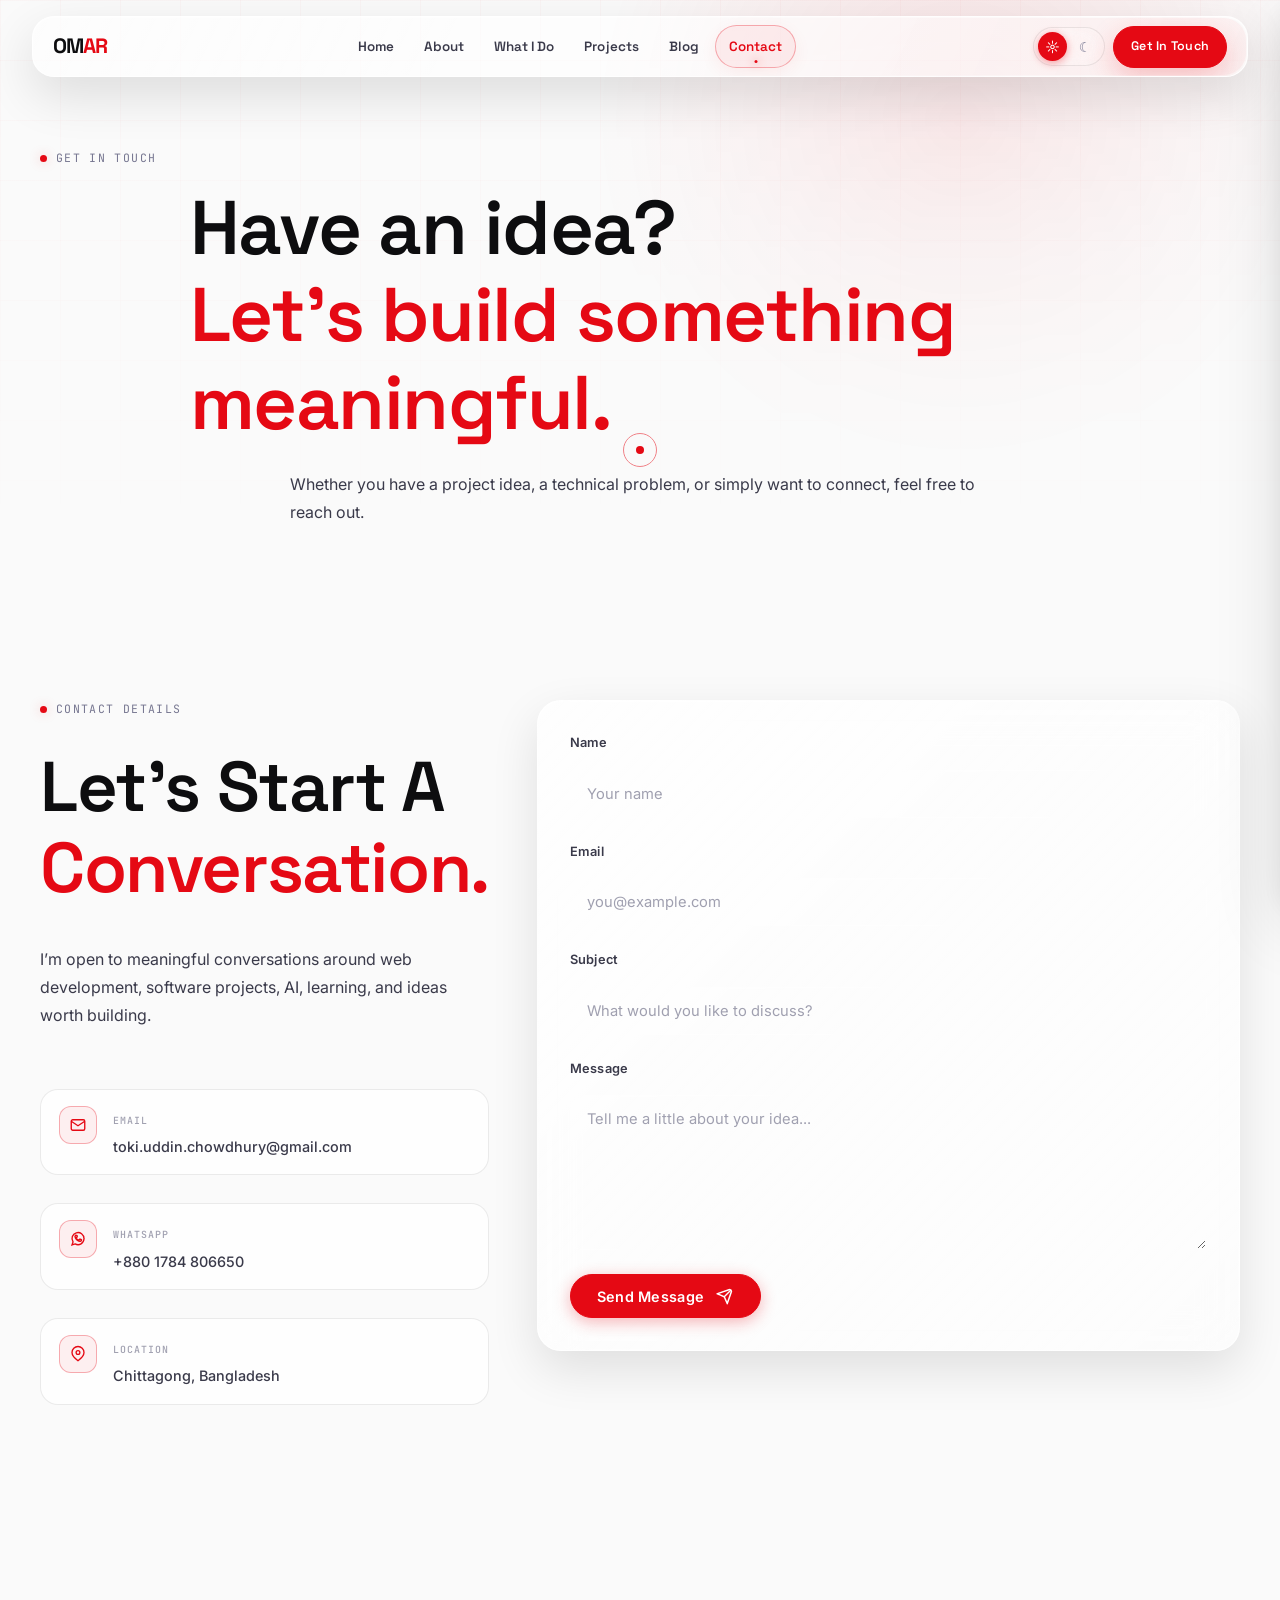
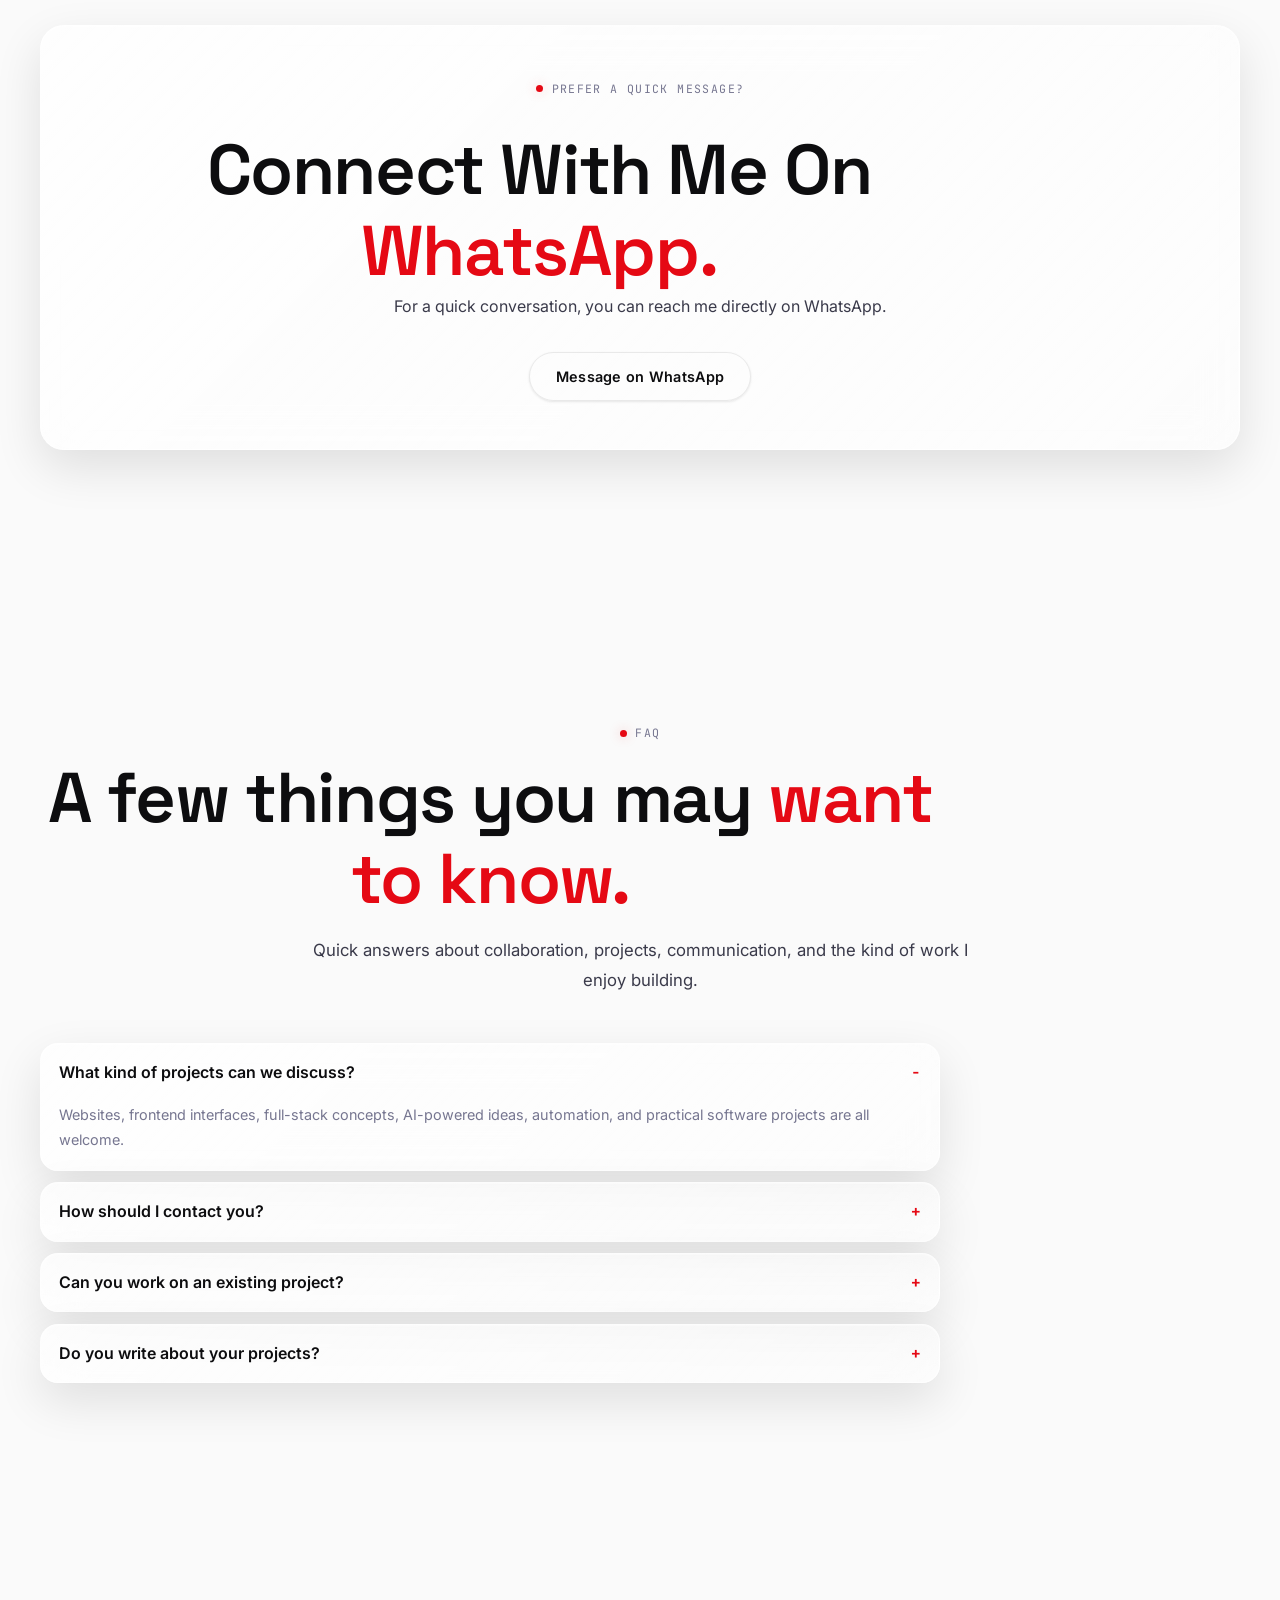
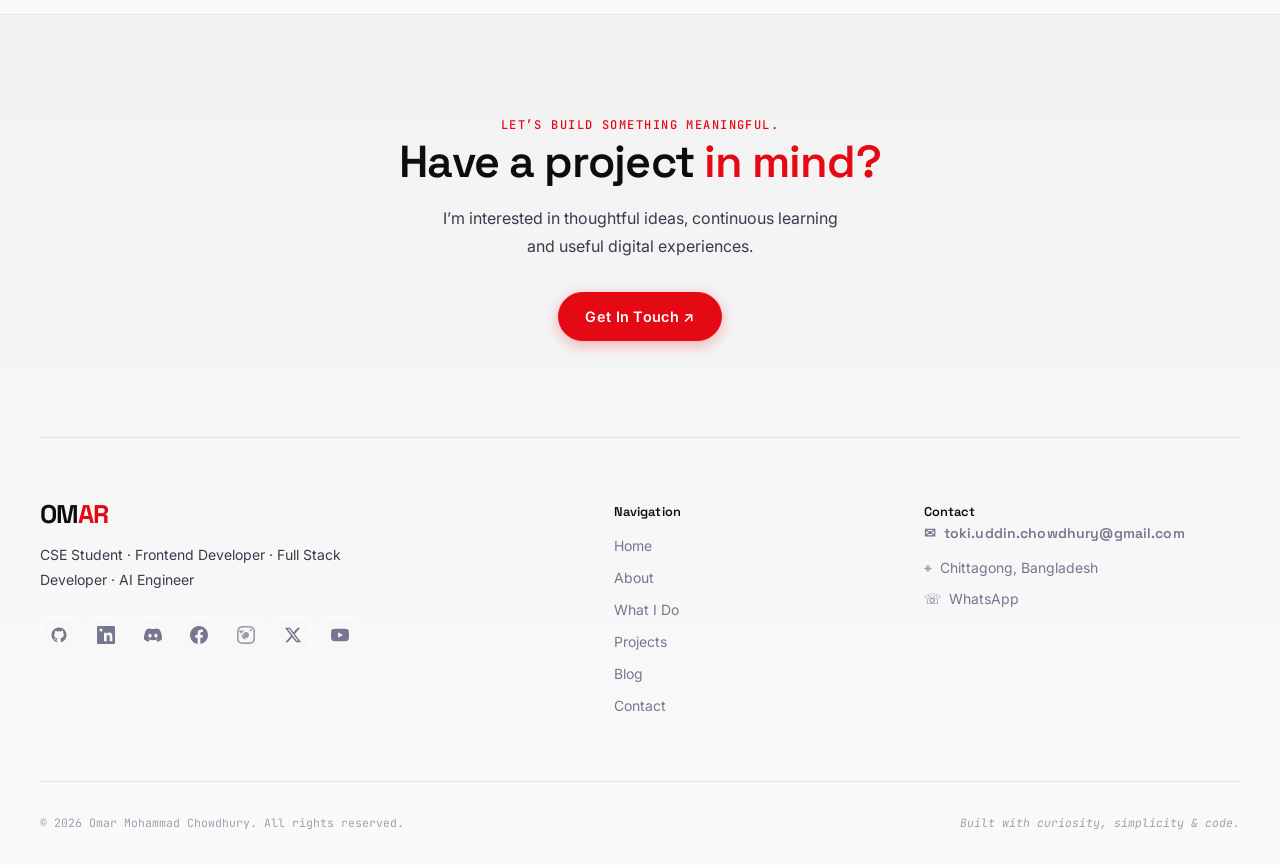
<file: contact.html>
<!DOCTYPE html>

<html data-theme="light" lang="en">
<head>
<meta charset="utf-8"/>
<meta content="width=device-width, initial-scale=1.0" name="viewport"/>
<title>Contact — Omar Mohammad Chowdhury</title>
<meta content="Get in touch with Omar Mohammad Chowdhury for web development, software, AI, and meaningful project collaboration." name="description"/>
<meta content="Omar Mohammad Chowdhury, contact, web developer, frontend developer, full stack developer, AI engineer" name="keywords"/>
<meta content="Omar Mohammad Chowdhury" name="author"/>
<link href="contact.html" rel="canonical"/>
<!-- Open Graph -->
<meta content="website" property="og:type"/>
<meta content="Contact — Omar Mohammad Chowdhury" property="og:title"/>
<meta content="Get in touch with Omar Mohammad Chowdhury for web development, software, AI, and meaningful project collaboration." property="og:description"/>
<meta content="contact.html" property="og:url"/>
<!-- Theme -->
<script>
    (function () {
      const savedTheme = localStorage.getItem('omar-portfolio-theme');
      const systemDark =
        window.matchMedia &&
        window.matchMedia('(prefers-color-scheme: dark)').matches;

      const theme = savedTheme || (systemDark ? 'dark' : 'light');
      document.documentElement.setAttribute('data-theme', theme);
    })();
  </script>
<!-- Favicon -->
<link href="omar-logo.svg" rel="icon" type="image/svg+xml"/>
<!-- Fonts -->
<link crossorigin="" href="https://fonts.gstatic.com" rel="preconnect"/>
<!-- Styles -->
<link href="https://fonts.googleapis.com/css2?family=Inter:wght@300;400;500;600;700&amp;family=Space+Grotesk:wght@400;500;600;700&amp;family=JetBrains+Mono:wght@400;500&amp;display=swap" rel="stylesheet"/><link href="style.css" rel="stylesheet"/>
<link href="animations.css" rel="stylesheet"/>
<link href="responsive.css" rel="stylesheet"/>
<link href="premium-polish.css" rel="stylesheet"/>
<meta content="profile.webp" property="og:image"/><meta content="summary_large_image" name="twitter:card"/><meta content="Contact — Omar Mohammad Chowdhury" name="twitter:title"/><meta content="Get in touch with Omar Mohammad Chowdhury for web development, software, AI, and meaningful project collaboration." name="twitter:description"/><meta content="profile.webp" name="twitter:image"/></head>
<body>
<a class="skip-link" href="#main">Skip to main content</a>
<div aria-label="Page scroll progress" class="scroll-progress" id="scrollProgress" role="progressbar"></div>
<div aria-hidden="true" class="page-transition" id="pageTransition">
<div class="page-transition-overlay"></div>
<div class="page-transition-accent"></div>
</div>
<div aria-hidden="true" class="mobile-nav-overlay" id="mobileMenuOverlay"></div>
<nav aria-hidden="true" aria-label="Mobile Navigation" class="mobile-nav-panel" id="mobileMenu">
<div class="mobile-nav-header">
<a aria-label="Omar home" class="nav-brand" href="index.html">OM<span>AR</span></a>
<button aria-label="Close menu" class="mobile-nav-close" id="mobileMenuClose" type="button">×</button>
</div>
<div class="mobile-nav-links">
<a class="mobile-nav-link" href="index.html"><span class="link-num">01</span> Home</a>
<a class="mobile-nav-link" href="about.html"><span class="link-num">02</span> About</a>
<a class="mobile-nav-link" href="what-i-do.html"><span class="link-num">03</span> What I Do</a>
<a class="mobile-nav-link" href="projects.html"><span class="link-num">04</span> Projects</a>
<a class="mobile-nav-link" href="blog.html"><span class="link-num">05</span> Blog</a>
<a class="mobile-nav-link" href="contact.html"><span class="link-num">06</span> Contact</a>
</div>
<div class="mobile-nav-footer">
<div class="mobile-theme-toggle">
<span class="mobile-theme-label">Appearance</span>
<div class="mobile-theme-switch">
<button aria-label="Light mode" class="theme-toggle-btn" data-mode="light" type="button">☼</button>
<button aria-label="Dark mode" class="theme-toggle-btn" data-mode="dark" type="button">☾</button>
</div>
</div>
<a class="btn btn-primary" href="contact.html">Get In Touch</a>
</div>
</nav>
<header>
<nav aria-label="Main Navigation" class="navbar" id="navbar">
<div class="navbar-inner">
<div class="navbar-floating">
<a aria-label="Omar home" class="nav-brand" href="index.html">OM<span>AR</span></a>
<div class="nav-links" role="menubar">
<a class="nav-link" href="index.html" role="menuitem">Home</a>
<a class="nav-link" href="about.html" role="menuitem">About</a>
<a class="nav-link" href="what-i-do.html" role="menuitem">What I Do</a>
<a class="nav-link" href="projects.html" role="menuitem">Projects</a>
<a class="nav-link" href="blog.html" role="menuitem">Blog</a>
<a class="nav-link" href="contact.html" role="menuitem">Contact</a>
</div>
<div class="nav-right">
<div aria-label="Theme selector" class="theme-toggle" role="group">
<button aria-label="Light mode" class="theme-toggle-btn" data-mode="light" type="button">☼</button>
<button aria-label="Dark mode" class="theme-toggle-btn" data-mode="dark" type="button">☾</button>
</div>
<a class="btn btn-primary nav-cta" href="contact.html">Get In Touch</a>
<button aria-controls="mobileMenu" aria-expanded="false" aria-label="Open menu" class="nav-hamburger" id="hamburger" type="button">
<span class="hamburger-line"></span><span class="hamburger-line"></span><span class="hamburger-line"></span>
</button>
</div>
</div>
</div>
</nav>
</header>
<!-- ==================== MAIN ==================== -->
<main id="main">
<!-- ==================== PAGE HERO ==================== -->
<section aria-label="Contact header" class="page-hero">
<div aria-hidden="true" class="page-hero-bg"></div>
<div class="container">
<span class="section-eyebrow hero-entrance">
          Get In Touch
        </span>
<h1 class="section-title hero-entrance-delay-1" style="
            font-size:var(--text-5xl);
            max-width:900px;
            margin-inline:auto;
          ">
          Have an idea?
          <br/>
<span style="color:var(--crimson);">
            Let’s build something meaningful.
          </span>
</h1>
<p class="section-subtitle hero-entrance-delay-2" style="
            margin-top:var(--space-4);
            margin-inline:auto;
          ">
          Whether you have a project idea, a technical problem, or simply
          want to connect, feel free to reach out.
        </p>
</div>
</section>
<!-- ==================== CONTACT SECTION ==================== -->
<section aria-label="Contact" class="section">
<div class="container">
<div class="contact-grid">
<!-- Contact Information -->
<div class="contact-info">
<span class="section-eyebrow">
              Contact Details
            </span>
<h2 class="section-title">
              Let’s Start A
              <span style="color:var(--crimson);">
                Conversation.
              </span>
</h2>
<p class="section-subtitle">
              I’m open to meaningful conversations around web development,
              software projects, AI, learning, and ideas worth building.
            </p>
<!-- Email -->
<div class="contact-item">
<div aria-hidden="true" class="contact-item-icon">
<svg fill="none" stroke="currentColor" stroke-width="1.8" viewbox="0 0 24 24">
<rect height="14" rx="2" width="18" x="3" y="5"></rect>
<path d="m3 7 9 6 9-6"></path>
</svg>
</div>
<div>
<span class="contact-item-label">
                  Email
                </span>
<a class="contact-item-value contact-email-link" href="mailto:toki.uddin.chowdhury@gmail.com">toki.uddin.chowdhury@gmail.com</a>
</div>
</div>
<!-- WhatsApp -->
<div class="contact-item">
<div aria-hidden="true" class="contact-item-icon">
<svg fill="none" stroke="currentColor" stroke-width="1.8" viewbox="0 0 24 24">
<path d="M20 11.5a8 8 0 0 1-11.8 7.1L4 20l1.4-4.1A8 8 0 1 1 20 11.5Z"></path>
<path d="M8.5 9.2c.2 1 1.7 3.2 3.8 4.1.5.2.9.1 1.2-.2l.7-.8c.2-.2.5-.3.8-.1l1.4.7c.3.2.4.5.3.8-.2.7-.8 1.2-1.5 1.3-2.1.2-5.3-2.2-6.7-4.6-.6-1.1-.7-2.1-.3-2.7.3-.5.8-.8 1.2-.7l1 .2c.3.1.5.3.5.6l.1 1c0 .3-.1.5-.3.7l-.7.5Z"></path>
</svg>
</div>
<div>
<span class="contact-item-label">
                  WhatsApp
                </span>
<a class="contact-item-value" href="https://wa.me/8801784806650" rel="noopener noreferrer" target="_blank">
                  +880 1784 806650
                </a>
</div>
</div>
<!-- Location -->
<div class="contact-item">
<div aria-hidden="true" class="contact-item-icon">
<svg fill="none" stroke="currentColor" stroke-width="1.8" viewbox="0 0 24 24">
<path d="M20 10c0 5-8 11-8 11S4 15 4 10a8 8 0 1 1 16 0Z"></path>
<circle cx="12" cy="10" r="2.5"></circle>
</svg>
</div>
<div>
<span class="contact-item-label">
                  Location
                </span>
<span class="contact-item-value">
                  Chittagong, Bangladesh
                </span>
</div>
</div>
</div>
<!-- Contact Form -->
<div class="glass-card contact-form-card">
<form data-netlify="true" id="contact-form" method="POST" name="portfolio-contact" netlify-honeypot="bot-field" novalidate="">
<input name="form-name" type="hidden" value="portfolio-contact"/>
<p style="
                  position:absolute;
                  left:-9999px;
                  width:1px;
                  height:1px;
                  overflow:hidden;
                ">
<label>
                  Don’t fill this out if you’re human:
                  <input autocomplete="off" name="bot-field" tabindex="-1"/>
</label>
</p>
<!-- Name -->
<div class="form-group">
<label class="form-label" for="name">
                  Name
                </label>
<input autocomplete="name" class="form-input" id="name" maxlength="80" minlength="2" name="name" placeholder="Your name" required="" type="text"/>
<span aria-live="polite" class="form-error" data-error-for="name"></span>
</div>
<!-- Email -->
<div class="form-group">
<label class="form-label" for="email">
                  Email
                </label>
<input autocomplete="email" class="form-input" id="email" maxlength="120" name="email" placeholder="you@example.com" required="" type="email"/>
<span aria-live="polite" class="form-error" data-error-for="email"></span>
</div>
<!-- Subject -->
<div class="form-group">
<label class="form-label" for="subject">
                  Subject
                </label>
<input class="form-input" id="subject" maxlength="150" name="subject" placeholder="What would you like to discuss?" required="" type="text"/>
<span aria-live="polite" class="form-error" data-error-for="subject"></span>
</div>
<!-- Message -->
<div class="form-group">
<label class="form-label" for="message">
                  Message
                </label>
<textarea class="form-textarea" id="message" maxlength="4000" minlength="10" name="message" placeholder="Tell me a little about your idea..." required="" rows="7"></textarea>
<span aria-live="polite" class="form-error" data-error-for="message"></span>
</div>
<!-- Status -->
<div aria-live="polite" class="form-status" hidden="" id="form-status" role="status"></div>
<!-- Submit -->
<button class="btn btn-primary form-submit" id="contact-submit" type="submit">
<span class="btn-label">
                  Send Message
                </span>
<span aria-hidden="true" class="btn-loading" hidden="">
                  Sending…
                </span>
<svg aria-hidden="true" class="btn-icon" fill="none" stroke="currentColor" stroke-width="2" viewbox="0 0 24 24">
<path d="M22 2 11 13"></path>
<path d="m22 2-7 20-4-9-9-4 20-7Z"></path>
</svg>
</button>
</form>
</div>
</div>
</div>
</section>
<!-- ==================== WHATSAPP CTA ==================== -->
<section aria-label="WhatsApp contact" class="section">
<div class="container">
<div class="glass-card" style="
            padding:clamp(1.5rem,4vw,3rem);
            text-align:center;
          ">
<span class="section-eyebrow">
            Prefer A Quick Message?
          </span>
<h2 class="section-title" style="margin-top:var(--space-md);">
            Connect With Me On
            <span style="color:var(--crimson);">
              WhatsApp.
            </span>
</h2>
<p class="section-subtitle" style="margin-inline:auto;">
            For a quick conversation, you can reach me directly on WhatsApp.
          </p>
<a class="btn btn-secondary" href="https://wa.me/8801784806650" rel="noopener noreferrer" style="margin-top:var(--space-xl);" target="_blank">
            Message on WhatsApp
          </a>
</div>
</div>
</section>
<section aria-labelledby="faq-title" class="section faq-section">
<div class="container">
<div class="section-header">
<span class="section-eyebrow">FAQ</span>
<h2 class="section-title" id="faq-title">A few things you may <span style="color:var(--crimson);">want to know.</span></h2>
<p class="section-subtitle">Quick answers about collaboration, projects, communication, and the kind of work I enjoy building.</p>
</div>
<div class="faq-list">
<details class="faq-item" open="">
<summary>What kind of projects can we discuss?</summary>
<div class="faq-answer">Websites, frontend interfaces, full-stack concepts, AI-powered ideas, automation, and practical software projects are all welcome.</div>
</details>
<details class="faq-item">
<summary>How should I contact you?</summary>
<div class="faq-answer">Use the contact form above or email me directly. I’ll review the details and respond when I can.</div>
</details>
<details class="faq-item">
<summary>Can you work on an existing project?</summary>
<div class="faq-answer">Yes. Existing websites and software ideas can be discussed for UI improvements, frontend work, bug fixing, or feature development.</div>
</details>
<details class="faq-item">
<summary>Do you write about your projects?</summary>
<div class="faq-answer">The Blog is being prepared as a learning journal for project notes, experiments, technical discoveries, and development lessons.</div>
</details>
</div>
</div>
</section>
</main>
<!-- ==================== FOOTER ==================== -->
<footer aria-label="Site footer" class="footer">
<div class="container">
<div class="footer-cta reveal">
<span class="label-mono">Let’s Build Something Meaningful.</span>
<h2>Have a project <span class="text-accent">in mind?</span></h2>
<p>I’m interested in thoughtful ideas, continuous learning and useful digital experiences.</p>
<a class="btn btn-primary" href="contact.html">Get In Touch ↗</a>
</div>
<div class="footer-grid">
<div class="footer-brand">
<a class="nav-brand" href="index.html">OM<span>AR</span></a>
<p>CSE Student · Frontend Developer · Full Stack Developer · AI Engineer</p>
<div class="footer-social">
<a aria-label="GitHub" class="social-btn" href="https://github.com/tokiuddinchowdhury" rel="noopener noreferrer" target="_blank"><svg aria-hidden="true" viewbox="0 0 24 24"><path d="M12 2C6.48 2 2 6.48 2 12c0 4.42 2.87 8.17 6.84 9.49.5.09.68-.22.68-.48v-1.7c-2.78.61-3.37-1.18-3.37-1.18-.45-1.16-1.11-1.47-1.11-1.47-.91-.62.07-.61.07-.61 1 .07 1.53 1.03 1.53 1.03.89 1.53 2.34 1.09 2.91.83.09-.65.35-1.09.63-1.34-2.22-.25-4.55-1.11-4.55-4.95 0-1.09.39-1.98 1.03-2.68-.1-.25-.45-1.27.1-2.65 0 0 .84-.27 2.75 1.02A9.56 9.56 0 0 1 12 6.84c.85 0 1.71.11 2.5.34 1.91-1.29 2.75-1.02 2.75-1.02.55 1.38.2 2.4.1 2.65.64.7 1.02 1.59 1.02 2.68 0 3.85-2.33 4.7-4.56 4.95.36.31.68.92.68 1.85v2.74c0 .27.18.58.69.48A10 10 0 0 0 22 12c0-5.52-4.48-10-10-10Z" fill="currentColor"></path></svg></a>
<a aria-label="LinkedIn" class="social-btn" href="https://www.linkedin.com/in/omarmohammadchowdhury" rel="noopener noreferrer" target="_blank"><svg aria-hidden="true" viewbox="0 0 24 24"><path d="M20.45 20.45h-3.55v-5.57c0-1.33-.03-3.04-1.85-3.04-1.85 0-2.14 1.45-2.14 2.94v5.67H9.35V9h3.41v1.56h.05c.48-.9 1.64-1.85 3.37-1.85 3.6 0 4.27 2.37 4.27 5.46v6.28ZM5.34 7.43a2.06 2.06 0 1 1 0-4.13 2.06 2.06 0 0 1 0 4.13ZM3.56 20.45h3.56V9H3.56v11.45ZM22.23 0H1.77C.79 0 0 .77 0 1.73v20.54C0 23.23.79 24 1.77 24h20.46C23.21 24 24 23.23 24 22.27V1.73C24 .77 23.21 0 22.23 0Z" fill="currentColor"></path></svg></a>
<button aria-label="Copy Discord username: omarmohammadchowdhury" class="social-btn social-btn-discord" data-copy-text="omarmohammadchowdhury" data-tooltip="Discord: omarmohammadchowdhury" title="Discord: omarmohammadchowdhury (click to copy)" type="button"><svg aria-hidden="true" viewbox="0 0 24 24"><path d="M20.317 4.3698a19.7913 19.7913 0 00-4.8851-1.5152.0741.0741 0 00-.0785.0371c-.211.3753-.4447.8648-.6083 1.2495-1.8447-.2762-3.68-.2762-5.4868 0-.1636-.3933-.4058-.8742-.6177-1.2495a.077.077 0 00-.0785-.037 19.7363 19.7363 0 00-4.8852 1.515.0699.0699 0 00-.0321.0277C.5334 9.0458-.319 13.5799.0992 18.0578a.0824.0824 0 00.0312.0561c2.0528 1.5076 4.0413 2.4228 5.9929 3.0294a.0777.0777 0 00.0842-.0276c.4616-.6304.8731-1.2952 1.226-1.9942a.076.076 0 00-.0416-.1057c-.6528-.2476-1.2743-.5495-1.8722-.8923a.077.077 0 01-.0076-.1277c.1258-.0943.2517-.1923.3718-.2914a.0743.0743 0 01.0776-.0105c3.9278 1.7933 8.18 1.7933 12.0614 0a.0739.0739 0 01.0785.0095c.1202.099.246.1981.3728.2924a.077.077 0 01-.0066.1276 12.2986 12.2986 0 01-1.873.8914.0766.0766 0 00-.0407.1067c.3604.698.7719 1.3628 1.225 1.9932a.076.076 0 00.0842.0286c1.961-.6067 3.9495-1.5219 6.0023-3.0294a.077.077 0 00.0313-.0552c.5004-5.177-.8382-9.6739-3.5485-13.6604a.061.061 0 00-.0312-.0286zM8.02 15.3312c-1.1825 0-2.1569-1.0857-2.1569-2.419 0-1.3332.9555-2.4189 2.157-2.4189 1.2108 0 2.1757 1.0952 2.1568 2.419 0 1.3332-.9555 2.4189-2.1569 2.4189zm7.9748 0c-1.1825 0-2.1569-1.0857-2.1569-2.419 0-1.3332.9554-2.4189 2.1569-2.4189 1.2108 0 2.1757 1.0952 2.1568 2.419 0 1.3332-.946 2.4189-2.1568 2.4189Z" fill="currentColor"></path></svg></button>
<a aria-label="Facebook" class="social-btn" href="https://www.facebook.com/OmarMohammadChowdhury" rel="noopener noreferrer" target="_blank"><svg aria-hidden="true" viewbox="0 0 24 24"><path d="M24 12.07C24 5.4 18.63 0 12 0S0 5.4 0 12.07C0 18.1 4.39 23.11 10.13 24v-8.44H7.08v-3.49h3.05V9.41c0-3.02 1.79-4.68 4.53-4.68 1.31 0 2.69.24 2.69.24v2.97h-1.52c-1.49 0-1.96.93-1.96 1.89v2.25h3.33l-.53 3.49h-2.8V24C19.61 23.11 24 18.1 24 12.07Z" fill="currentColor"></path></svg></a>
<a aria-disabled="true" aria-label="Instagram" class="social-btn" data-placeholder-link="" href="#"><svg aria-hidden="true" viewbox="0 0 24 24"><path d="M12 2.16c3.2 0 3.58.01 4.85.07 3.25.15 4.77 1.69 4.92 4.92.06 1.27.07 1.65.07 4.85 0 3.2-.01 3.58-.07 4.85-.15 3.23-1.67 4.77-4.92 4.92-1.27.06-1.65.07-4.85.07-3.2 0-3.58-.01-4.85-.07-3.26-.15-4.77-1.7-4.92-4.92-.06-1.28-.07-1.69-.07-4.85 0-3.2.01-3.58.07-4.85.15-3.25 1.66-4.77 4.92-4.92C8.42 2.17 8.8 2.16 12 2.16Zm0-2.16C8.74 0 8.33.01 7.05.07 2.7.27.28 2.69.08 7.05.01 8.33 0 8.74 0 12s.01 3.67.08 4.95c.2 4.36 2.62 6.78 6.97 6.98 1.28.06 1.69.07 4.95.07s3.67-.01 4.95-.07c4.35-.2 6.78-2.62 6.98-6.98.06-1.28.07-1.69.07-4.95s-.01-3.67-.07-4.95C23.73 2.7 21.3.27 16.95.07 15.67.01 15.26 0 12 0Zm0 5.84A6.16 6.16 0 1 0 12 18.16 6.16 0 0 0 12 5.84Zm0 10.16a4 4 0 1 1 0-8 4 4 0 0 1 0 8Zm6.41-11.84a1.44 1.44 0 1 0 0 2.88 1.44 1.44 0 0 0 0-2.88Z" fill="currentColor"></path></svg></a>
<a aria-label="X / Twitter" class="social-btn" href="https://x.com/toki_uddin_omar" rel="noopener noreferrer" target="_blank"><svg aria-hidden="true" viewbox="0 0 24 24"><path d="M18.24 2.25h3.31l-7.23 8.26 8.5 11.24h-6.66l-5.2-6.8-5.94 6.8H1.71l7.73-8.84L1.25 2.25h6.83l4.71 6.23 5.45-6.23Zm-1.16 17.52h1.83L7.08 4.13H5.12L17.08 19.77Z" fill="currentColor"></path></svg></a>
<a aria-label="YouTube" class="social-btn" href="https://www.youtube.com/@OmarMohammadChowdhury" rel="noopener noreferrer" target="_blank"><svg aria-hidden="true" viewbox="0 0 24 24"><path d="M23.5 6.19a3.02 3.02 0 0 0-2.12-2.14C19.5 3.55 12 3.55 12 3.55s-7.5 0-9.38.5A3.02 3.02 0 0 0 .5 6.19C0 8.07 0 12 0 12s0 3.93.5 5.81a3.02 3.02 0 0 0 2.12 2.14c1.88.5 9.38.5 9.38.5s7.5 0 9.38-.5a3.02 3.02 0 0 0 2.12-2.14C24 15.93 24 12 24 12s0-3.93-.5-5.81ZM9.55 15.57V8.43L15.82 12l-6.27 3.57-6.27-3.57Z" fill="currentColor"></path></svg></a>
</div>
</div>
<div>
<div class="footer-col-title">Navigation</div>
<nav class="footer-links">
<a class="footer-link" href="index.html">Home</a>
<a class="footer-link" href="about.html">About</a>
<a class="footer-link" href="what-i-do.html">What I Do</a>
<a class="footer-link" href="projects.html">Projects</a>
<a class="footer-link" href="blog.html">Blog</a>
<a class="footer-link" href="contact.html">Contact</a>
</nav>
</div>
<div>
<div class="footer-col-title">Contact<div class="footer-contact-item"><span aria-hidden="true">✉</span><a href="mailto:toki.uddin.chowdhury@gmail.com">toki.uddin.chowdhury@gmail.com</a></div></div>
<div class="footer-contact-item"><span aria-hidden="true">⌖</span><span>Chittagong, Bangladesh</span></div>
<div class="footer-contact-item"><span aria-hidden="true">☏</span><a href="https://wa.me/8801784806650" rel="noopener noreferrer" target="_blank">WhatsApp</a></div>
</div>
</div>
<div class="footer-bottom">
<p class="footer-copyright">© 2026 Omar Mohammad Chowdhury. All rights reserved.</p>
<p class="footer-signature">Built with curiosity, simplicity &amp; code.</p>
</div>
</div>
</footer>
<!-- ==================== CUSTOM CURSOR ==================== -->
<div aria-hidden="true" class="cursor" id="cursor">
<div class="cursor-dot" id="cursorDot"></div>
<div class="cursor-ring" id="cursorRing"></div>
</div>
<!-- ==================== SCRIPTS ==================== -->
<script src="theme.js"></script>
<script src="navigation.js"></script>
<script src="animations.js"></script>
<script src="cursor.js"></script>
<script src="main.js"></script>
<script src="contact.js"></script>
</body>
</html>
</file>
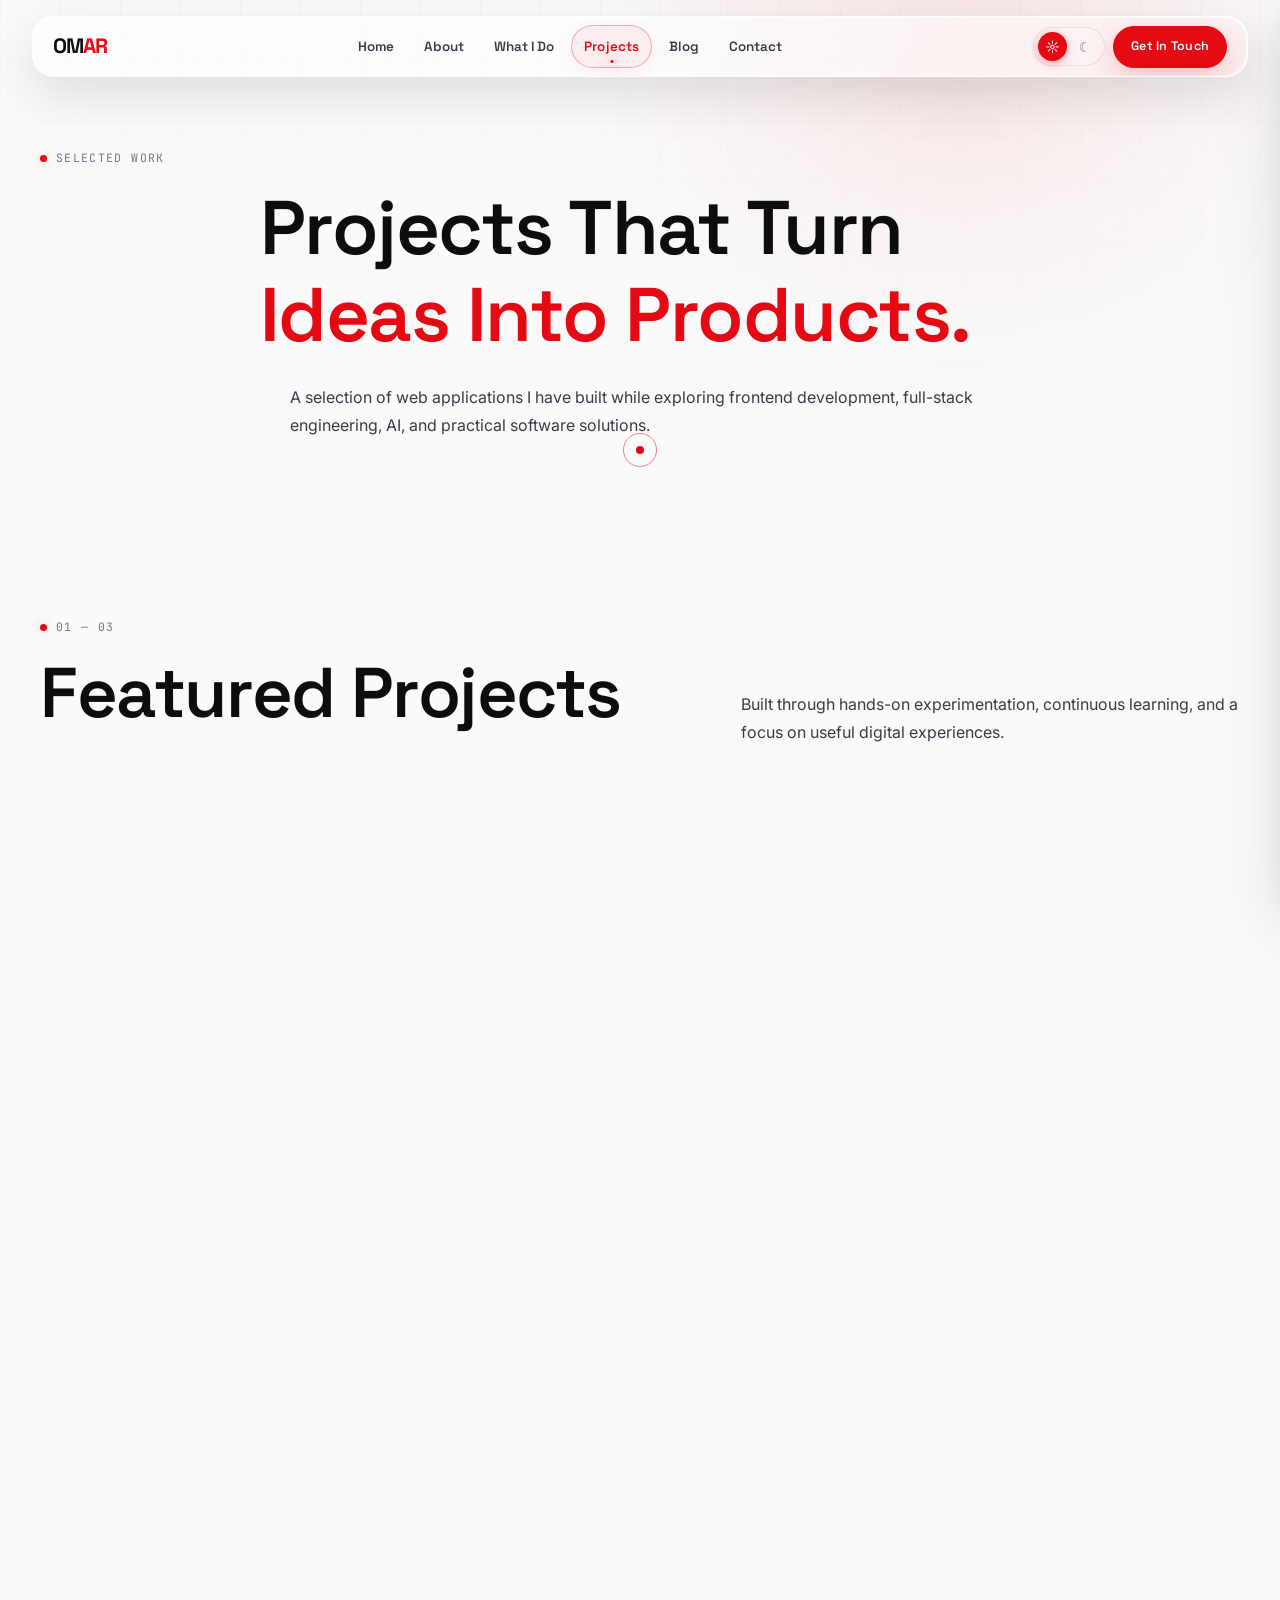
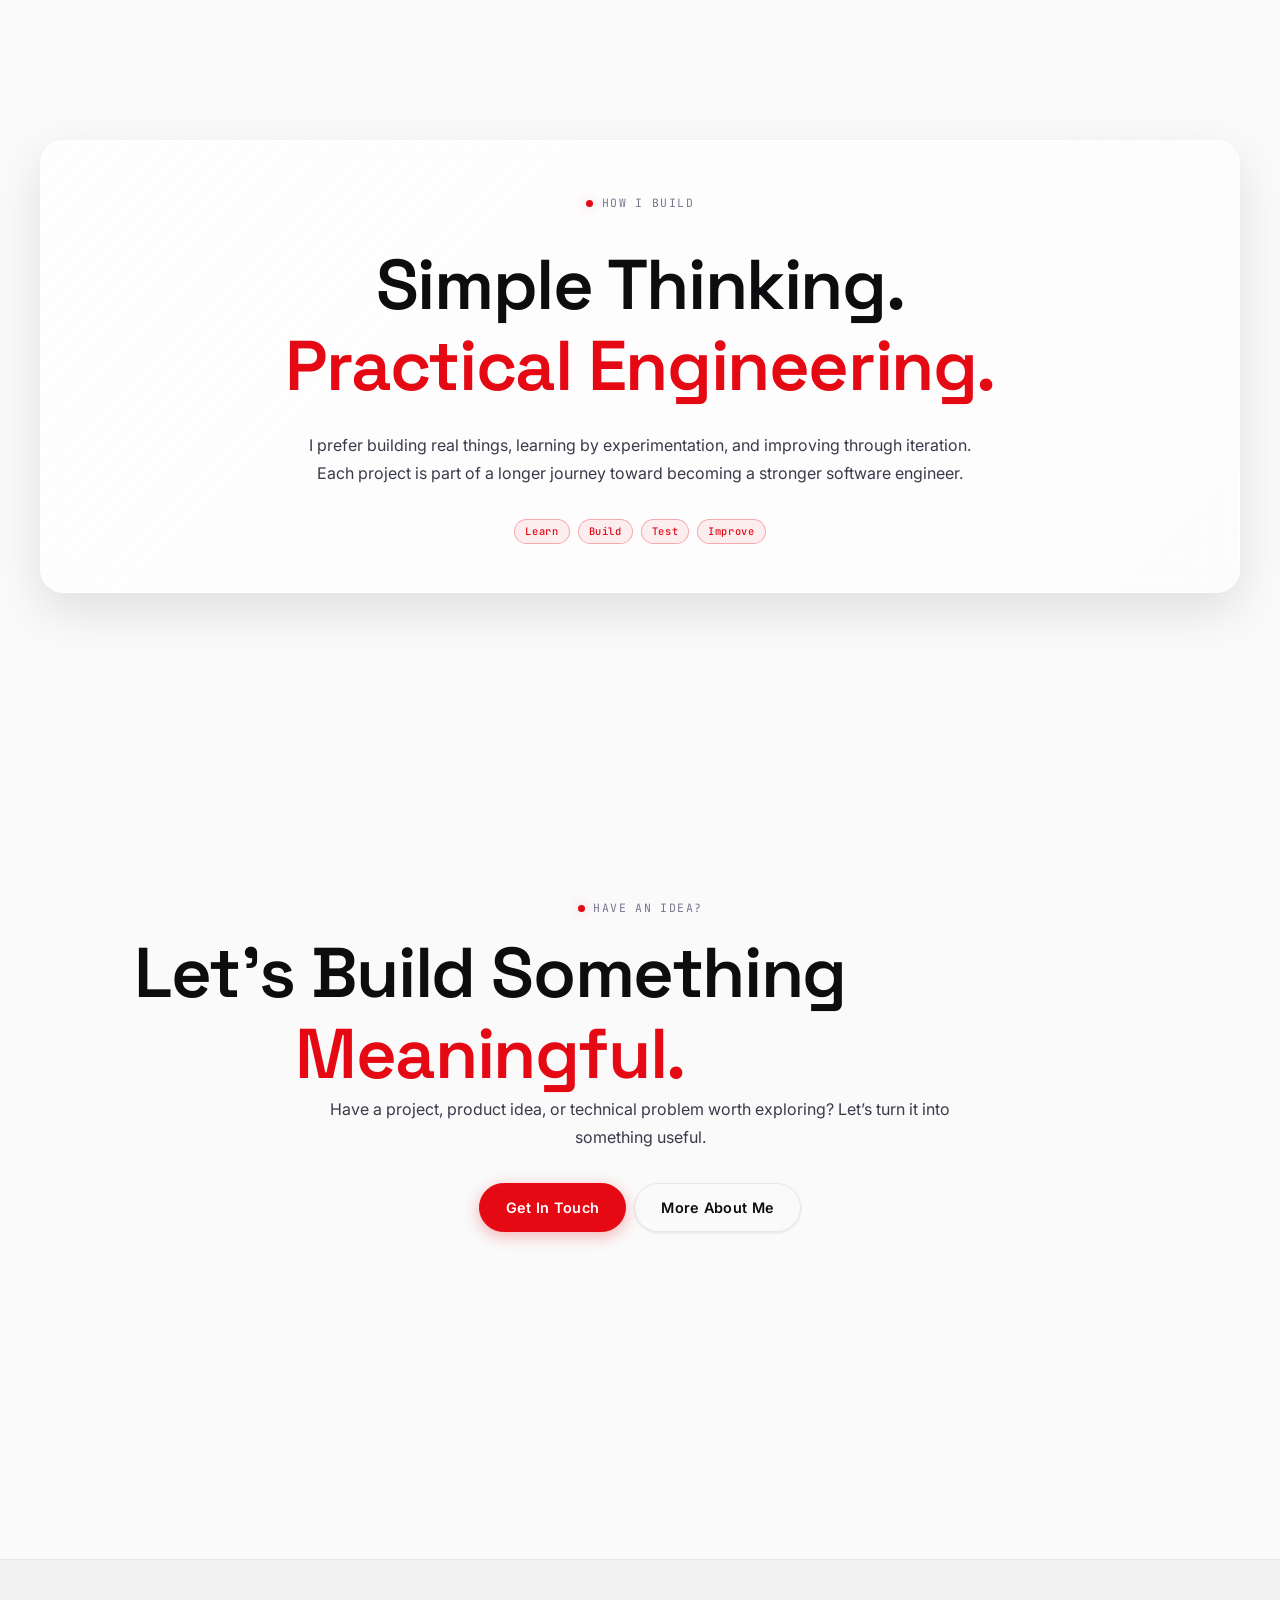
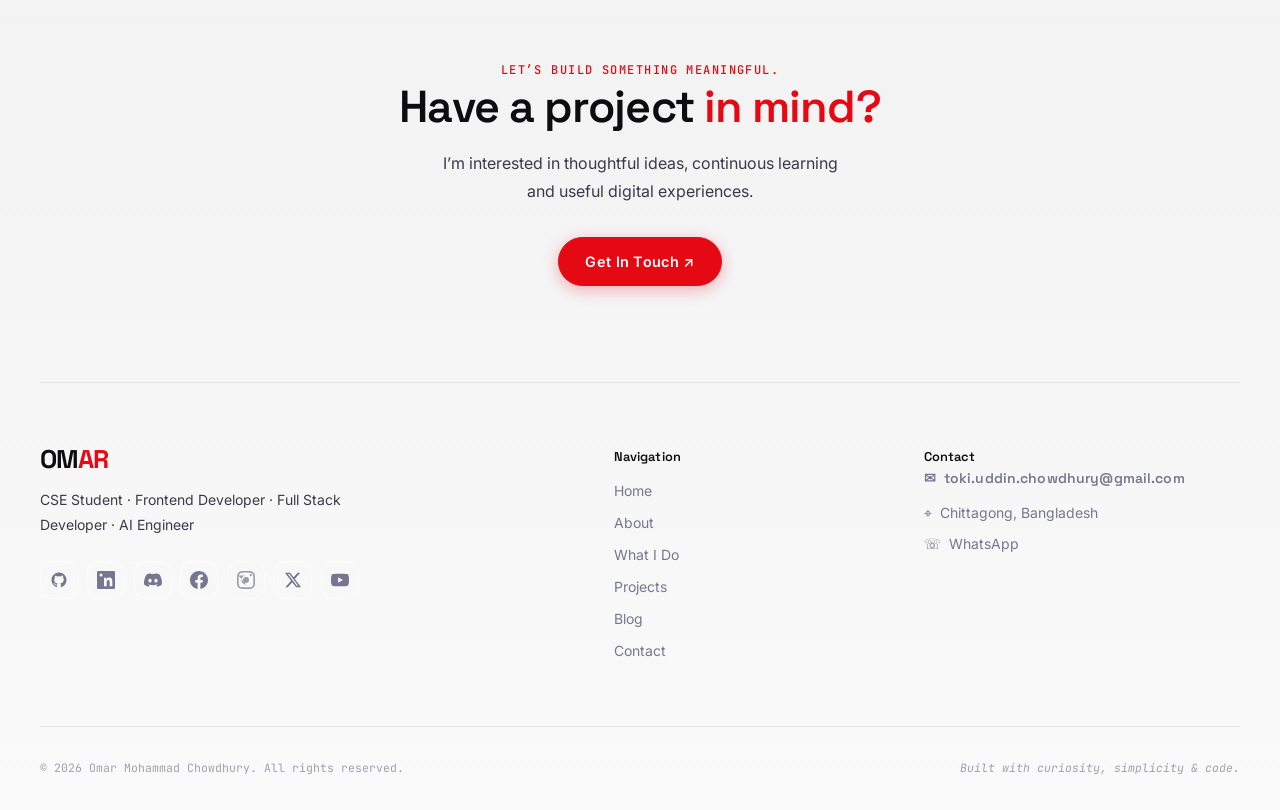
<file: projects.html>
<!DOCTYPE html>

<html data-theme="light" lang="en">
<head>
<meta charset="utf-8"/>
<meta content="width=device-width, initial-scale=1.0" name="viewport"/>
<title>Projects — Omar Mohammad Chowdhury</title>
<meta content="Explore selected web development projects by Omar Mohammad Chowdhury, including ArthoLingo, BakSutra, and QRify." name="description"/>
<meta content="Omar Mohammad Chowdhury, projects, web development, frontend, full stack, AI, ArthoLingo, BakSutra, QRify" name="keywords"/>
<meta content="Omar Mohammad Chowdhury" name="author"/>
<link href="projects.html" rel="canonical"/>
<!-- Open Graph -->
<meta content="website" property="og:type"/>
<meta content="Projects — Omar Mohammad Chowdhury" property="og:title"/>
<meta content="Explore selected web development projects by Omar Mohammad Chowdhury, including ArthoLingo, BakSutra, and QRify." property="og:description"/>
<meta content="projects.html" property="og:url"/>
<!-- Theme -->
<script>
    (function () {
      const savedTheme = localStorage.getItem('omar-portfolio-theme');
      const systemDark = window.matchMedia &&
        window.matchMedia('(prefers-color-scheme: dark)').matches;

      const theme = savedTheme || (systemDark ? 'dark' : 'light');
      document.documentElement.setAttribute('data-theme', theme);
    })();
  </script>
<!-- Favicon -->
<link href="omar-logo.svg" rel="icon" type="image/svg+xml"/>
<!-- Fonts -->
<link crossorigin="" href="https://fonts.gstatic.com" rel="preconnect"/>
<!-- Styles -->
<link href="https://fonts.googleapis.com/css2?family=Inter:wght@300;400;500;600;700&amp;family=Space+Grotesk:wght@400;500;600;700&amp;family=JetBrains+Mono:wght@400;500&amp;display=swap" rel="stylesheet"/><link href="style.css" rel="stylesheet"/>
<link href="animations.css" rel="stylesheet"/>
<link href="responsive.css" rel="stylesheet"/>
<link href="premium-polish.css" rel="stylesheet"/>
<meta content="baksutra.webp" property="og:image"/><meta content="summary_large_image" name="twitter:card"/><meta content="Projects — Omar Mohammad Chowdhury" name="twitter:title"/><meta content="Explore selected web development projects by Omar Mohammad Chowdhury, including ArthoLingo, BakSutra, and QRify." name="twitter:description"/><meta content="baksutra.webp" name="twitter:image"/></head>
<body>
<!-- ==================== SKIP LINK ==================== -->
<a class="skip-link" href="#main">Skip to main content</a>
<div aria-label="Page scroll progress" class="scroll-progress" id="scrollProgress" role="progressbar"></div>
<div aria-hidden="true" class="page-transition" id="pageTransition">
<div class="page-transition-overlay"></div>
<div class="page-transition-accent"></div>
</div>
<div aria-hidden="true" class="mobile-nav-overlay" id="mobileMenuOverlay"></div>
<nav aria-hidden="true" aria-label="Mobile Navigation" class="mobile-nav-panel" id="mobileMenu">
<div class="mobile-nav-header">
<a aria-label="Omar home" class="nav-brand" href="index.html">OM<span>AR</span></a>
<button aria-label="Close menu" class="mobile-nav-close" id="mobileMenuClose" type="button">×</button>
</div>
<div class="mobile-nav-links">
<a class="mobile-nav-link" href="index.html"><span class="link-num">01</span> Home</a>
<a class="mobile-nav-link" href="about.html"><span class="link-num">02</span> About</a>
<a class="mobile-nav-link" href="what-i-do.html"><span class="link-num">03</span> What I Do</a>
<a class="mobile-nav-link" href="projects.html"><span class="link-num">04</span> Projects</a>
<a class="mobile-nav-link" href="blog.html"><span class="link-num">05</span> Blog</a>
<a class="mobile-nav-link" href="contact.html"><span class="link-num">06</span> Contact</a>
</div>
<div class="mobile-nav-footer">
<div class="mobile-theme-toggle">
<span class="mobile-theme-label">Appearance</span>
<div class="mobile-theme-switch">
<button aria-label="Light mode" class="theme-toggle-btn" data-mode="light" type="button">☼</button>
<button aria-label="Dark mode" class="theme-toggle-btn" data-mode="dark" type="button">☾</button>
</div>
</div>
<a class="btn btn-primary" href="contact.html">Get In Touch</a>
</div>
</nav>
<header>
<nav aria-label="Main Navigation" class="navbar" id="navbar">
<div class="navbar-inner">
<div class="navbar-floating">
<a aria-label="Omar home" class="nav-brand" href="index.html">OM<span>AR</span></a>
<div class="nav-links" role="menubar">
<a class="nav-link" href="index.html" role="menuitem">Home</a>
<a class="nav-link" href="about.html" role="menuitem">About</a>
<a class="nav-link" href="what-i-do.html" role="menuitem">What I Do</a>
<a class="nav-link" href="projects.html" role="menuitem">Projects</a>
<a class="nav-link" href="blog.html" role="menuitem">Blog</a>
<a class="nav-link" href="contact.html" role="menuitem">Contact</a>
</div>
<div class="nav-right">
<div aria-label="Theme selector" class="theme-toggle" role="group">
<button aria-label="Light mode" class="theme-toggle-btn" data-mode="light" type="button">☼</button>
<button aria-label="Dark mode" class="theme-toggle-btn" data-mode="dark" type="button">☾</button>
</div>
<a class="btn btn-primary nav-cta" href="contact.html">Get In Touch</a>
<button aria-controls="mobileMenu" aria-expanded="false" aria-label="Open menu" class="nav-hamburger" id="hamburger" type="button">
<span class="hamburger-line"></span><span class="hamburger-line"></span><span class="hamburger-line"></span>
</button>
</div>
</div>
</div>
</nav>
</header>
<!-- ==================== MAIN ==================== -->
<main id="main">
<!-- ==================== PAGE HERO ==================== -->
<section aria-label="Projects header" class="page-hero">
<div aria-hidden="true" class="page-hero-bg"></div>
<div class="container">
<span class="section-eyebrow hero-entrance">
          Selected Work
        </span>
<h1 class="section-title hero-entrance-delay-1" style="font-size:var(--text-5xl); max-width:760px; margin-inline:auto;">
          Projects That Turn
          <br/>
<span style="color:var(--crimson);">
            Ideas Into Products.
          </span>
</h1>
<p class="section-subtitle hero-entrance-delay-2" style="margin-top:var(--space-4); margin-inline:auto;">
          A selection of web applications I have built while exploring
          frontend development, full-stack engineering, AI, and practical
          software solutions.
        </p>
</div>
</section>
<!-- ==================== PROJECTS GRID ==================== -->
<section aria-label="Projects" class="section">
<div class="container">
<div class="section-heading" style="margin-bottom:var(--space-3xl);">
<div>
<span class="section-eyebrow">
              01 — 03
            </span>
<h2 class="section-title">
              Featured Projects
            </h2>
</div>
<p class="section-subtitle">
            Built through hands-on experimentation, continuous learning,
            and a focus on useful digital experiences.
          </p>
</div>
<!-- Project cards rendered by js/projects.js -->
<div aria-live="polite" class="projects-grid" id="projects-grid">
<noscript>
<p class="text-muted">
              JavaScript is required to display the project list.
            </p>
</noscript>
</div>
</div>
</section>
<!-- ==================== PROJECT PHILOSOPHY ==================== -->
<section aria-label="Project philosophy" class="section">
<div class="container">
<div class="glass-card" style="
            padding:clamp(1.5rem,4vw,3rem);
            text-align:center;
            position:relative;
            overflow:hidden;
          ">
<span class="section-eyebrow">
            How I Build
          </span>
<h2 class="section-title" style="
              max-width:760px;
              margin:var(--space-md) auto 0;
            ">
            Simple Thinking.
            <span style="color:var(--crimson);">
              Practical Engineering.
            </span>
</h2>
<p class="section-subtitle" style="
              max-width:700px;
              margin:var(--space-lg) auto 0;
            ">
            I prefer building real things, learning by experimentation,
            and improving through iteration. Each project is part of a
            longer journey toward becoming a stronger software engineer.
          </p>
<div style="
              display:flex;
              flex-wrap:wrap;
              justify-content:center;
              gap:var(--space-sm);
              margin-top:var(--space-xl);
            ">
<span class="tech-badge">
              Learn
            </span>
<span class="tech-badge">
              Build
            </span>
<span class="tech-badge">
              Test
            </span>
<span class="tech-badge">
              Improve
            </span>
</div>
</div>
</div>
</section>
<!-- ==================== CTA ==================== -->
<section aria-label="Project call to action" class="section">
<div class="container">
<div class="cta-section" style="text-align:center;">
<span class="section-eyebrow">
            Have an idea?
          </span>
<h2 class="section-title">
            Let’s Build Something
            <span style="color:var(--crimson);">
              Meaningful.
            </span>
</h2>
<p class="section-subtitle" style="margin-inline:auto;">
            Have a project, product idea, or technical problem worth
            exploring? Let’s turn it into something useful.
          </p>
<div style="
              display:flex;
              flex-wrap:wrap;
              justify-content:center;
              gap:var(--space-sm);
              margin-top:var(--space-xl);
            ">
<a class="btn btn-primary" href="contact.html">
              Get In Touch
            </a>
<a class="btn btn-secondary" href="about.html">
              More About Me
            </a>
</div>
</div>
</div>
</section>
</main>
<!-- ==================== FOOTER ==================== -->
<footer aria-label="Site footer" class="footer">
<div class="container">
<div class="footer-cta reveal">
<span class="label-mono">Let’s Build Something Meaningful.</span>
<h2>Have a project <span class="text-accent">in mind?</span></h2>
<p>I’m interested in thoughtful ideas, continuous learning and useful digital experiences.</p>
<a class="btn btn-primary" href="contact.html">Get In Touch ↗</a>
</div>
<div class="footer-grid">
<div class="footer-brand">
<a class="nav-brand" href="index.html">OM<span>AR</span></a>
<p>CSE Student · Frontend Developer · Full Stack Developer · AI Engineer</p>
<div class="footer-social">
<a aria-label="GitHub" class="social-btn" href="https://github.com/tokiuddinchowdhury" rel="noopener noreferrer" target="_blank"><svg aria-hidden="true" viewbox="0 0 24 24"><path d="M12 2C6.48 2 2 6.48 2 12c0 4.42 2.87 8.17 6.84 9.49.5.09.68-.22.68-.48v-1.7c-2.78.61-3.37-1.18-3.37-1.18-.45-1.16-1.11-1.47-1.11-1.47-.91-.62.07-.61.07-.61 1 .07 1.53 1.03 1.53 1.03.89 1.53 2.34 1.09 2.91.83.09-.65.35-1.09.63-1.34-2.22-.25-4.55-1.11-4.55-4.95 0-1.09.39-1.98 1.03-2.68-.1-.25-.45-1.27.1-2.65 0 0 .84-.27 2.75 1.02A9.56 9.56 0 0 1 12 6.84c.85 0 1.71.11 2.5.34 1.91-1.29 2.75-1.02 2.75-1.02.55 1.38.2 2.4.1 2.65.64.7 1.02 1.59 1.02 2.68 0 3.85-2.33 4.7-4.56 4.95.36.31.68.92.68 1.85v2.74c0 .27.18.58.69.48A10 10 0 0 0 22 12c0-5.52-4.48-10-10-10Z" fill="currentColor"></path></svg></a>
<a aria-label="LinkedIn" class="social-btn" href="https://www.linkedin.com/in/omarmohammadchowdhury" rel="noopener noreferrer" target="_blank"><svg aria-hidden="true" viewbox="0 0 24 24"><path d="M20.45 20.45h-3.55v-5.57c0-1.33-.03-3.04-1.85-3.04-1.85 0-2.14 1.45-2.14 2.94v5.67H9.35V9h3.41v1.56h.05c.48-.9 1.64-1.85 3.37-1.85 3.6 0 4.27 2.37 4.27 5.46v6.28ZM5.34 7.43a2.06 2.06 0 1 1 0-4.13 2.06 2.06 0 0 1 0 4.13ZM3.56 20.45h3.56V9H3.56v11.45ZM22.23 0H1.77C.79 0 0 .77 0 1.73v20.54C0 23.23.79 24 1.77 24h20.46C23.21 24 24 23.23 24 22.27V1.73C24 .77 23.21 0 22.23 0Z" fill="currentColor"></path></svg></a>
<button aria-label="Copy Discord username: omarmohammadchowdhury" class="social-btn social-btn-discord" data-copy-text="omarmohammadchowdhury" data-tooltip="Discord: omarmohammadchowdhury" title="Discord: omarmohammadchowdhury (click to copy)" type="button"><svg aria-hidden="true" viewbox="0 0 24 24"><path d="M20.317 4.3698a19.7913 19.7913 0 00-4.8851-1.5152.0741.0741 0 00-.0785.0371c-.211.3753-.4447.8648-.6083 1.2495-1.8447-.2762-3.68-.2762-5.4868 0-.1636-.3933-.4058-.8742-.6177-1.2495a.077.077 0 00-.0785-.037 19.7363 19.7363 0 00-4.8852 1.515.0699.0699 0 00-.0321.0277C.5334 9.0458-.319 13.5799.0992 18.0578a.0824.0824 0 00.0312.0561c2.0528 1.5076 4.0413 2.4228 5.9929 3.0294a.0777.0777 0 00.0842-.0276c.4616-.6304.8731-1.2952 1.226-1.9942a.076.076 0 00-.0416-.1057c-.6528-.2476-1.2743-.5495-1.8722-.8923a.077.077 0 01-.0076-.1277c.1258-.0943.2517-.1923.3718-.2914a.0743.0743 0 01.0776-.0105c3.9278 1.7933 8.18 1.7933 12.0614 0a.0739.0739 0 01.0785.0095c.1202.099.246.1981.3728.2924a.077.077 0 01-.0066.1276 12.2986 12.2986 0 01-1.873.8914.0766.0766 0 00-.0407.1067c.3604.698.7719 1.3628 1.225 1.9932a.076.076 0 00.0842.0286c1.961-.6067 3.9495-1.5219 6.0023-3.0294a.077.077 0 00.0313-.0552c.5004-5.177-.8382-9.6739-3.5485-13.6604a.061.061 0 00-.0312-.0286zM8.02 15.3312c-1.1825 0-2.1569-1.0857-2.1569-2.419 0-1.3332.9555-2.4189 2.157-2.4189 1.2108 0 2.1757 1.0952 2.1568 2.419 0 1.3332-.9555 2.4189-2.1569 2.4189zm7.9748 0c-1.1825 0-2.1569-1.0857-2.1569-2.419 0-1.3332.9554-2.4189 2.1569-2.4189 1.2108 0 2.1757 1.0952 2.1568 2.419 0 1.3332-.946 2.4189-2.1568 2.4189Z" fill="currentColor"></path></svg></button>
<a aria-label="Facebook" class="social-btn" href="https://www.facebook.com/OmarMohammadChowdhury" rel="noopener noreferrer" target="_blank"><svg aria-hidden="true" viewbox="0 0 24 24"><path d="M24 12.07C24 5.4 18.63 0 12 0S0 5.4 0 12.07C0 18.1 4.39 23.11 10.13 24v-8.44H7.08v-3.49h3.05V9.41c0-3.02 1.79-4.68 4.53-4.68 1.31 0 2.69.24 2.69.24v2.97h-1.52c-1.49 0-1.96.93-1.96 1.89v2.25h3.33l-.53 3.49h-2.8V24C19.61 23.11 24 18.1 24 12.07Z" fill="currentColor"></path></svg></a>
<a aria-disabled="true" aria-label="Instagram" class="social-btn" data-placeholder-link="" href="#"><svg aria-hidden="true" viewbox="0 0 24 24"><path d="M12 2.16c3.2 0 3.58.01 4.85.07 3.25.15 4.77 1.69 4.92 4.92.06 1.27.07 1.65.07 4.85 0 3.2-.01 3.58-.07 4.85-.15 3.23-1.67 4.77-4.92 4.92-1.27.06-1.65.07-4.85.07-3.2 0-3.58-.01-4.85-.07-3.26-.15-4.77-1.7-4.92-4.92-.06-1.28-.07-1.69-.07-4.85 0-3.2.01-3.58.07-4.85.15-3.25 1.66-4.77 4.92-4.92C8.42 2.17 8.8 2.16 12 2.16Zm0-2.16C8.74 0 8.33.01 7.05.07 2.7.27.28 2.69.08 7.05.01 8.33 0 8.74 0 12s.01 3.67.08 4.95c.2 4.36 2.62 6.78 6.97 6.98 1.28.06 1.69.07 4.95.07s3.67-.01 4.95-.07c4.35-.2 6.78-2.62 6.98-6.98.06-1.28.07-1.69.07-4.95s-.01-3.67-.07-4.95C23.73 2.7 21.3.27 16.95.07 15.67.01 15.26 0 12 0Zm0 5.84A6.16 6.16 0 1 0 12 18.16 6.16 0 0 0 12 5.84Zm0 10.16a4 4 0 1 1 0-8 4 4 0 0 1 0 8Zm6.41-11.84a1.44 1.44 0 1 0 0 2.88 1.44 1.44 0 0 0 0-2.88Z" fill="currentColor"></path></svg></a>
<a aria-label="X / Twitter" class="social-btn" href="https://x.com/toki_uddin_omar" rel="noopener noreferrer" target="_blank"><svg aria-hidden="true" viewbox="0 0 24 24"><path d="M18.24 2.25h3.31l-7.23 8.26 8.5 11.24h-6.66l-5.2-6.8-5.94 6.8H1.71l7.73-8.84L1.25 2.25h6.83l4.71 6.23 5.45-6.23Zm-1.16 17.52h1.83L7.08 4.13H5.12L17.08 19.77Z" fill="currentColor"></path></svg></a>
<a aria-label="YouTube" class="social-btn" href="https://www.youtube.com/@OmarMohammadChowdhury" rel="noopener noreferrer" target="_blank"><svg aria-hidden="true" viewbox="0 0 24 24"><path d="M23.5 6.19a3.02 3.02 0 0 0-2.12-2.14C19.5 3.55 12 3.55 12 3.55s-7.5 0-9.38.5A3.02 3.02 0 0 0 .5 6.19C0 8.07 0 12 0 12s0 3.93.5 5.81a3.02 3.02 0 0 0 2.12 2.14c1.88.5 9.38.5 9.38.5s7.5 0 9.38-.5a3.02 3.02 0 0 0 2.12-2.14C24 15.93 24 12 24 12s0-3.93-.5-5.81ZM9.55 15.57V8.43L15.82 12l-6.27 3.57-6.27-3.57Z" fill="currentColor"></path></svg></a>
</div>
</div>
<div>
<div class="footer-col-title">Navigation</div>
<nav class="footer-links">
<a class="footer-link" href="index.html">Home</a>
<a class="footer-link" href="about.html">About</a>
<a class="footer-link" href="what-i-do.html">What I Do</a>
<a class="footer-link" href="projects.html">Projects</a>
<a class="footer-link" href="blog.html">Blog</a>
<a class="footer-link" href="contact.html">Contact</a>
</nav>
</div>
<div>
<div class="footer-col-title">Contact<div class="footer-contact-item"><span aria-hidden="true">✉</span><a href="mailto:toki.uddin.chowdhury@gmail.com">toki.uddin.chowdhury@gmail.com</a></div></div>
<div class="footer-contact-item"><span aria-hidden="true">⌖</span><span>Chittagong, Bangladesh</span></div>
<div class="footer-contact-item"><span aria-hidden="true">☏</span><a href="https://wa.me/8801784806650" rel="noopener noreferrer" target="_blank">WhatsApp</a></div>
</div>
</div>
<div class="footer-bottom">
<p class="footer-copyright">© 2026 Omar Mohammad Chowdhury. All rights reserved.</p>
<p class="footer-signature">Built with curiosity, simplicity &amp; code.</p>
</div>
</div>
</footer>
<!-- ==================== CUSTOM CURSOR ==================== -->
<div aria-hidden="true" class="cursor" id="cursor">
<div class="cursor-dot" id="cursorDot"></div>
<div class="cursor-ring" id="cursorRing"></div>
</div>
<!-- ==================== SCRIPTS ==================== -->
<!-- Project Data -->
<script src="data-projects.js"></script>
<!-- Core -->
<script src="theme.js"></script>
<script src="navigation.js"></script>
<script src="animations.js"></script>
<script src="cursor.js"></script>
<script src="main.js"></script>
<!-- Projects -->
<script src="projects.js"></script>
</body>
</html>
</file>
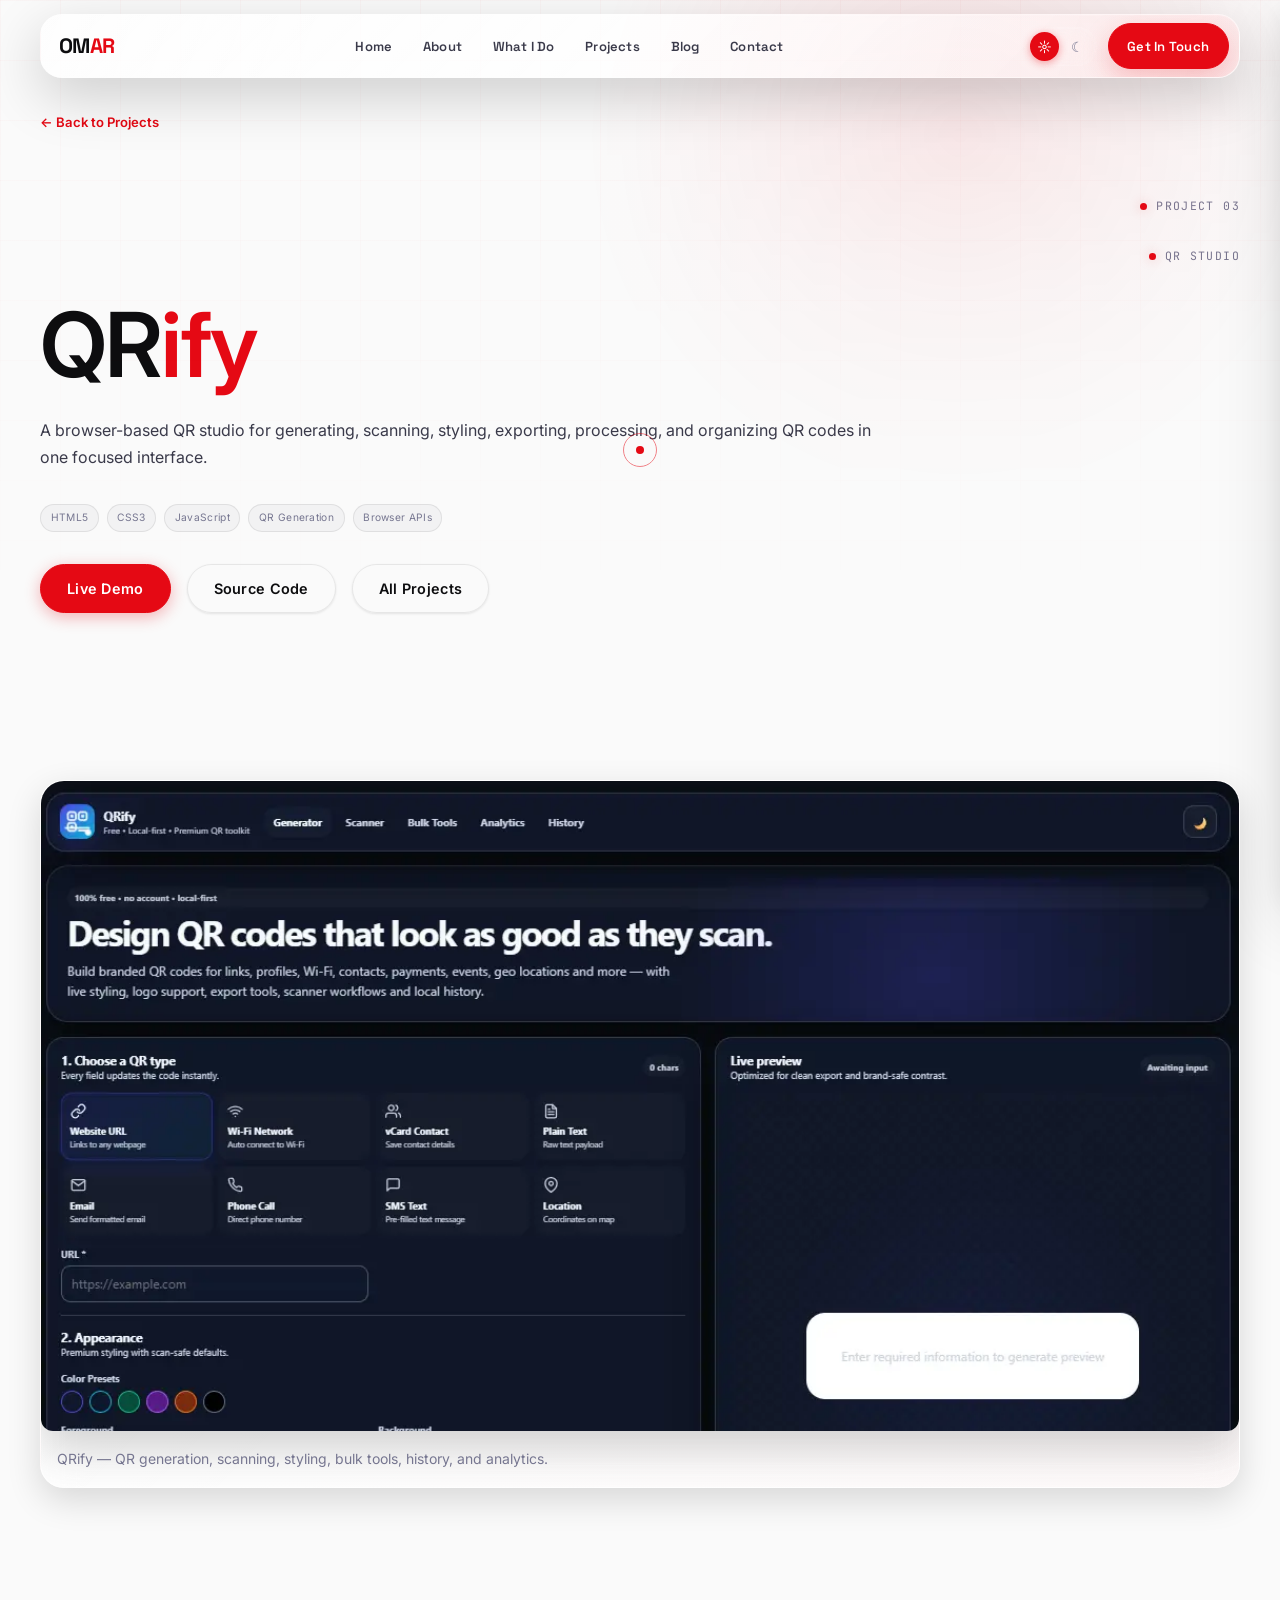
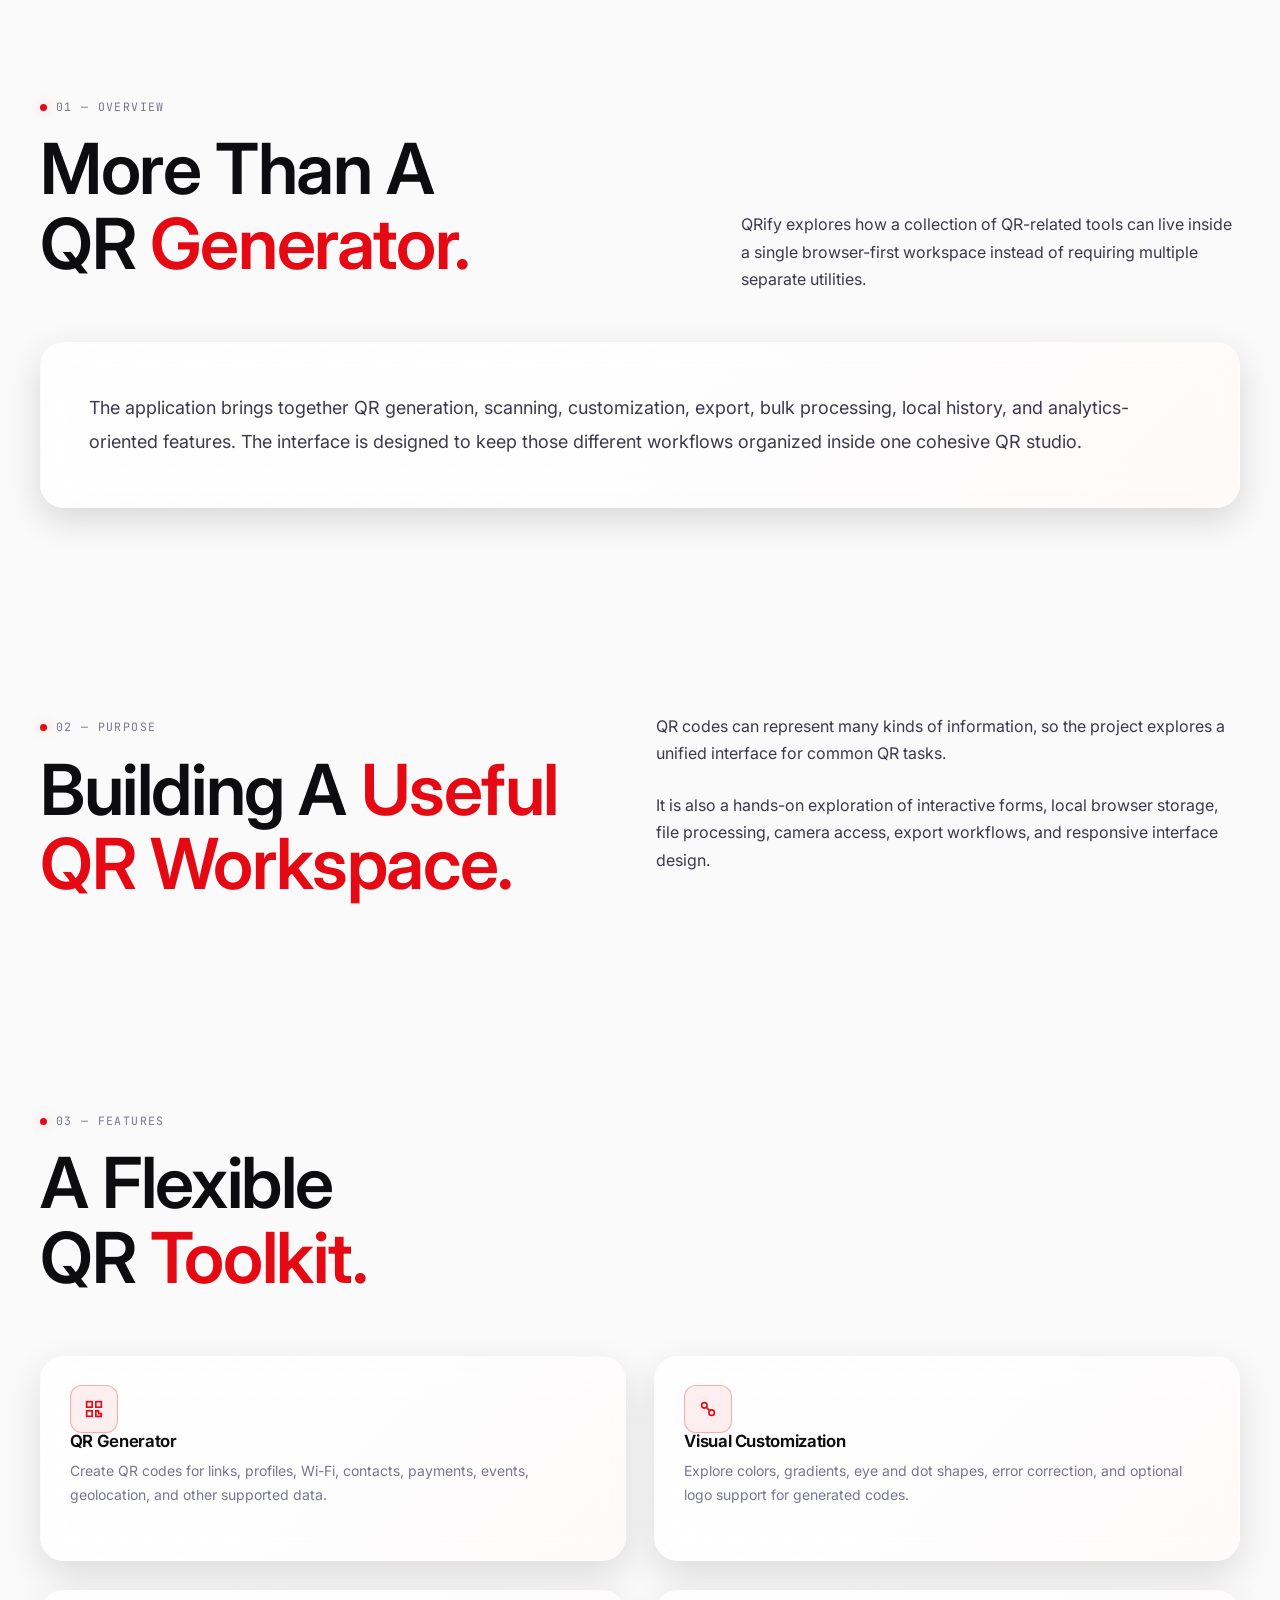
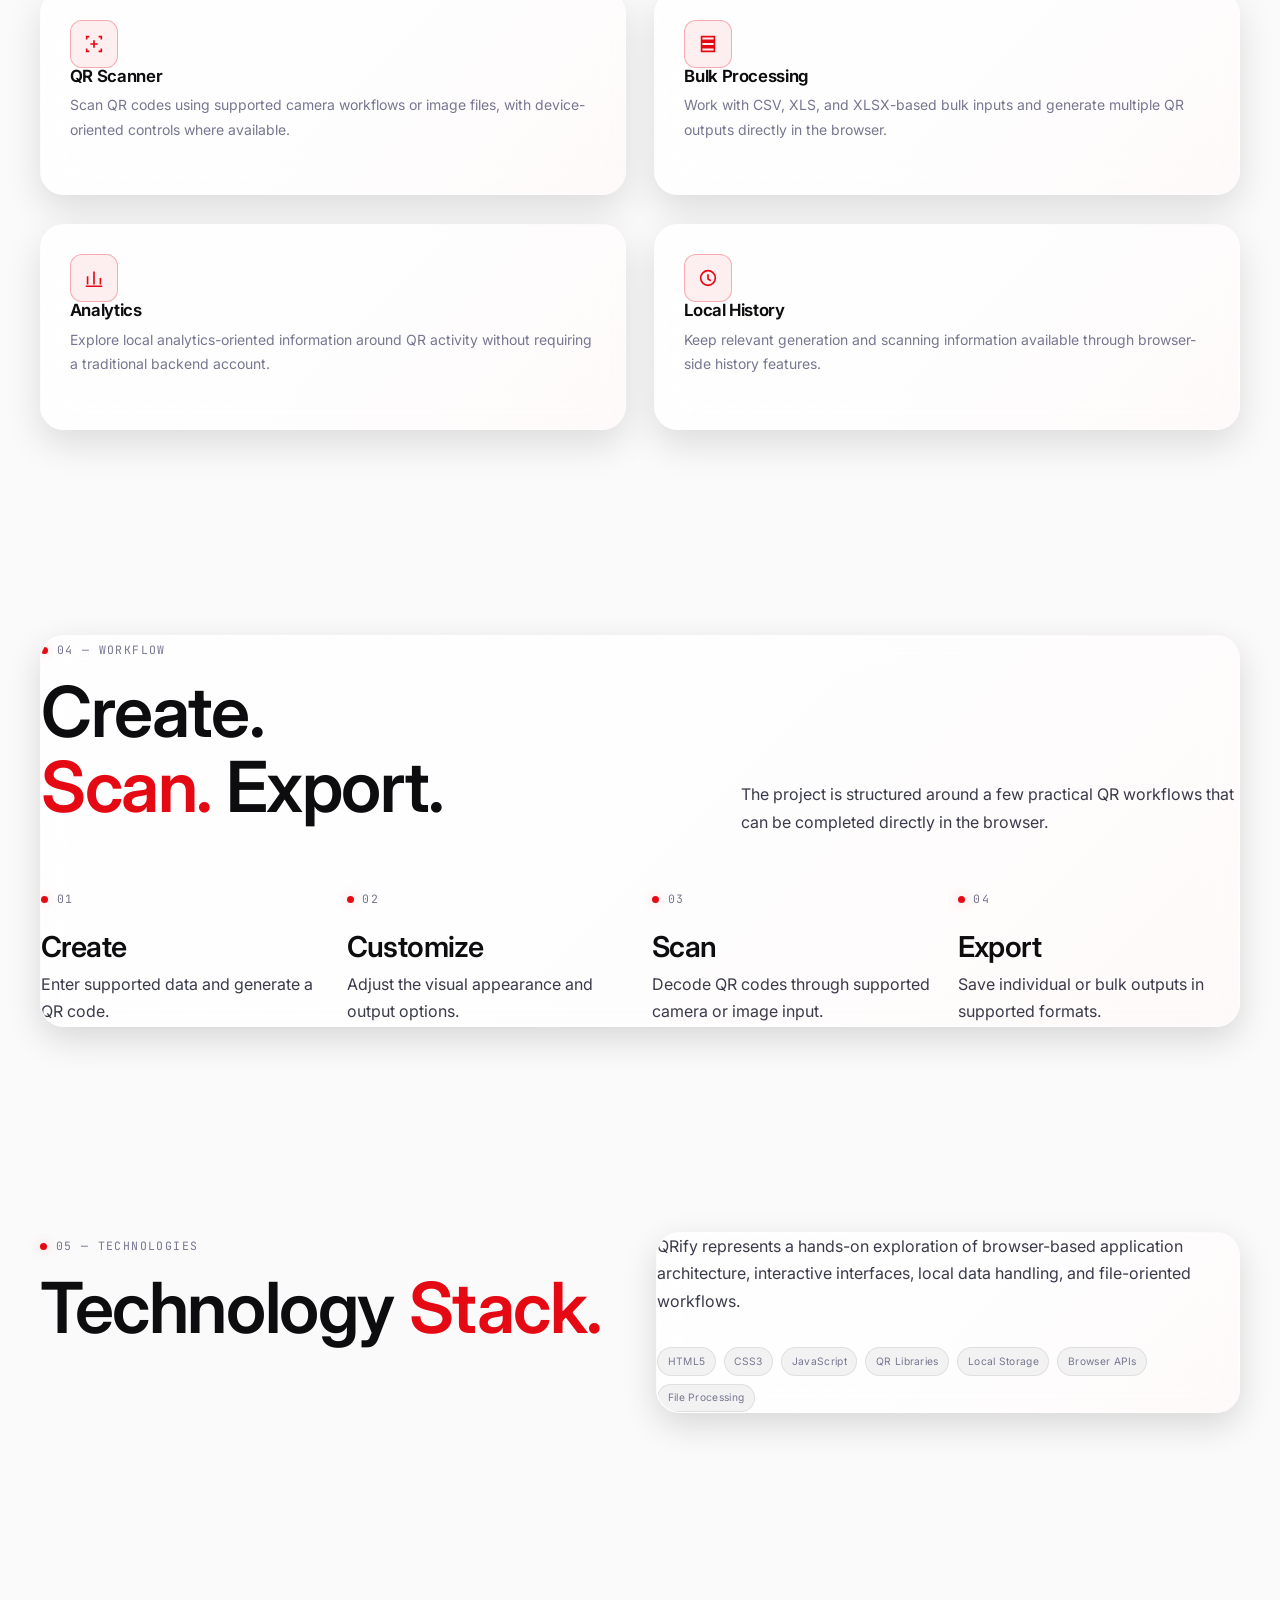
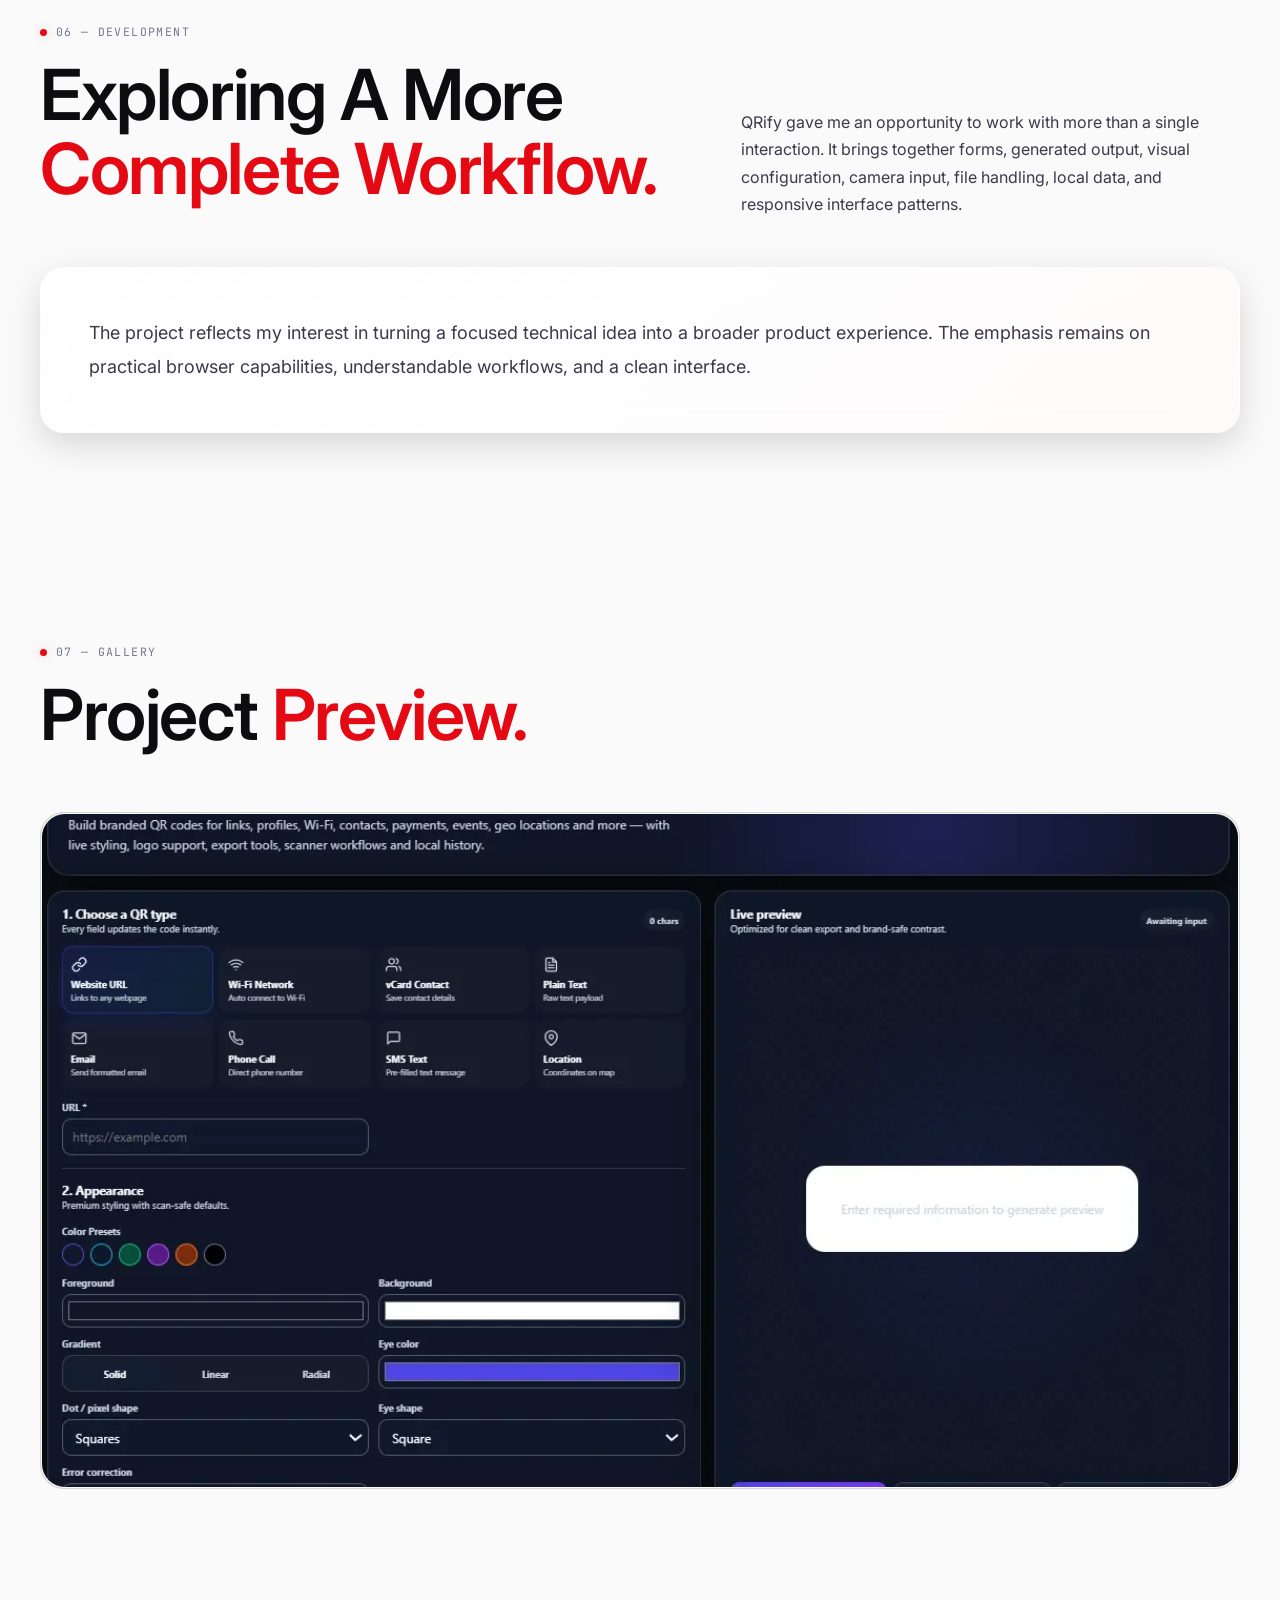
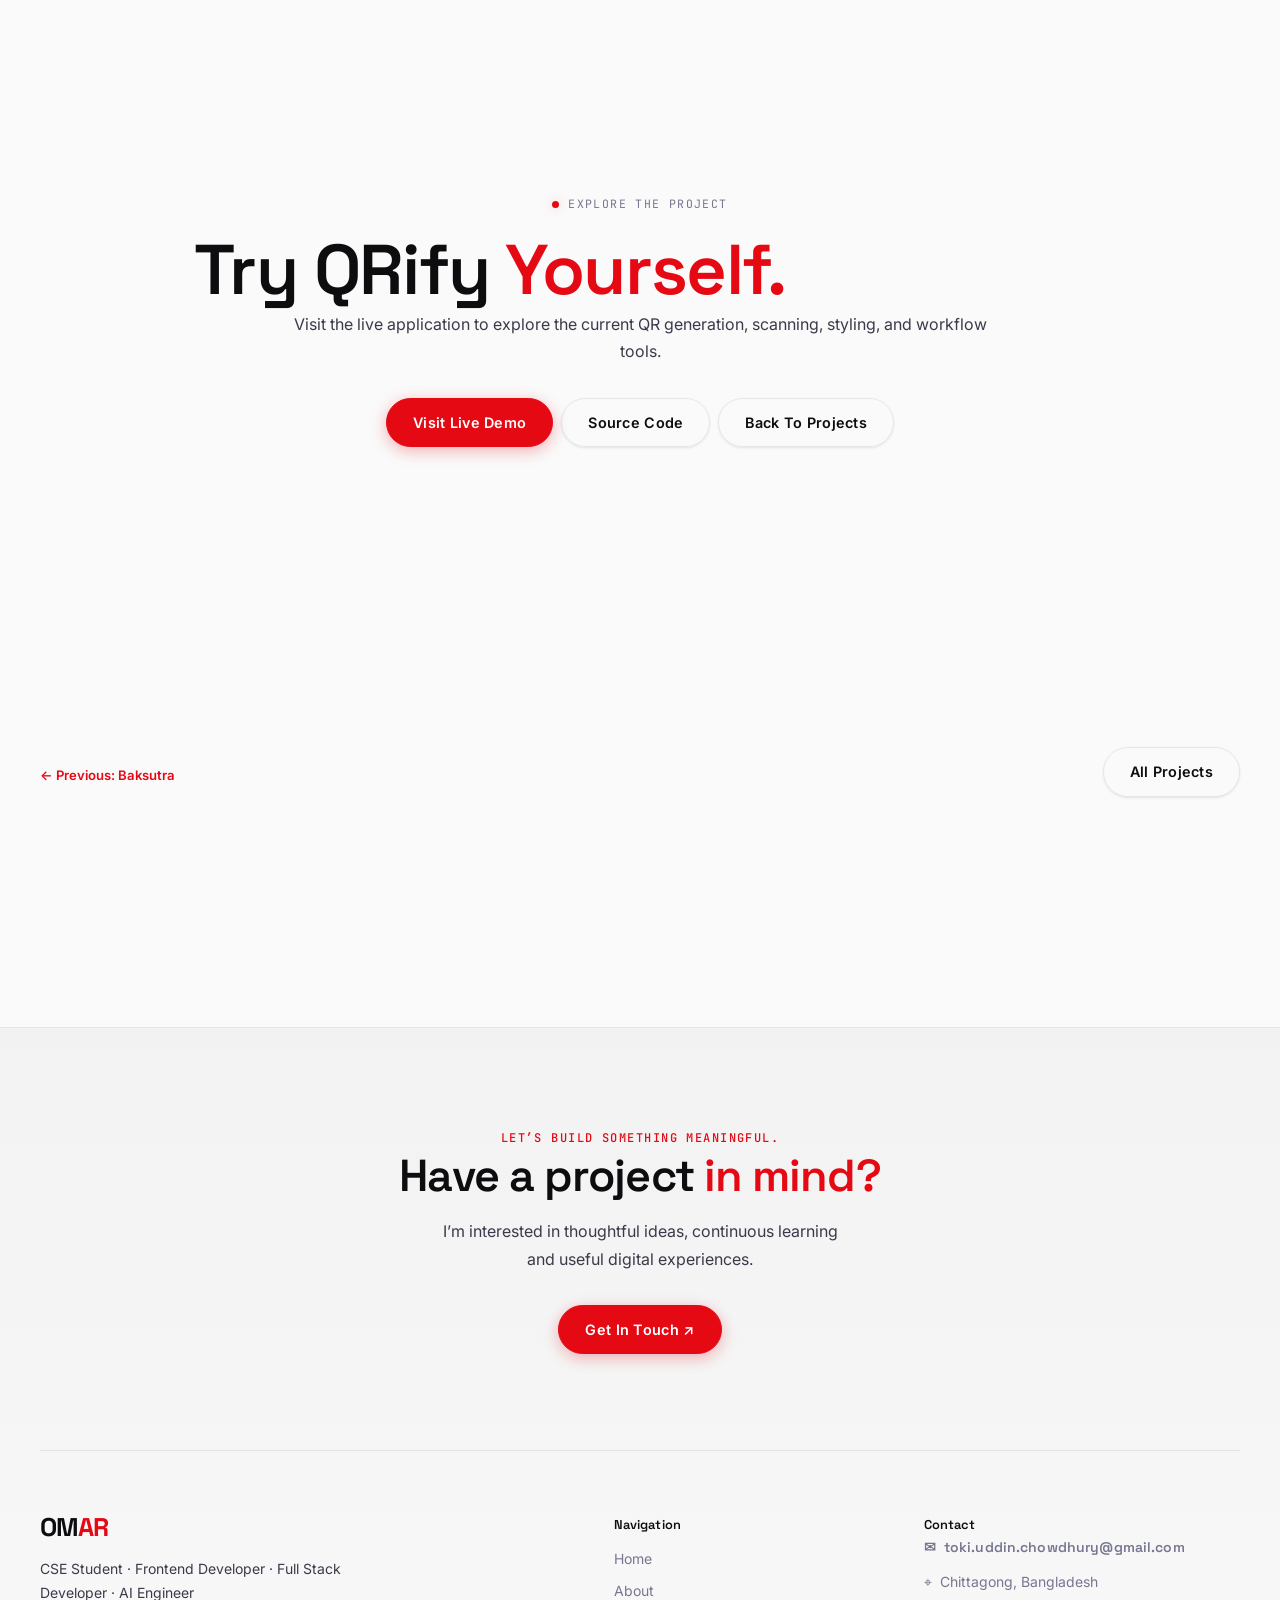
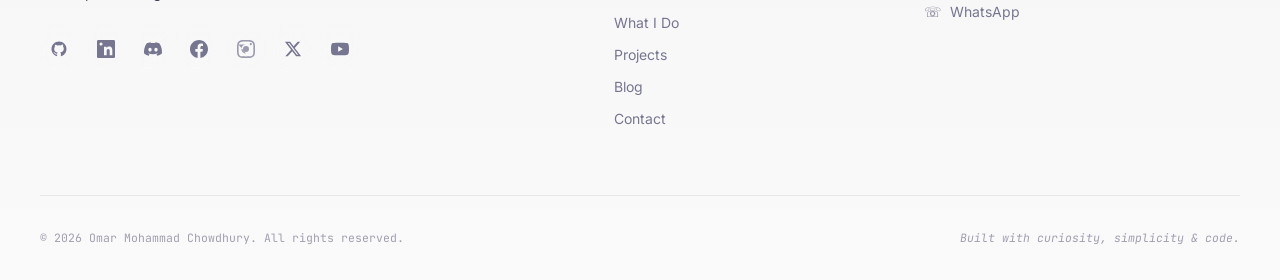
<file: qrify.html>
<!DOCTYPE html>

<html data-theme="light" lang="en">
<head>
<meta charset="utf-8"/>
<meta content="width=device-width, initial-scale=1.0" name="viewport"/>
<title>QRify — Project Case Study | Omar Mohammad Chowdhury</title>
<meta content="Explore QRify, a privacy-first QR code generator, scanner, and bulk-processing web app built by Omar Mohammad Chowdhury." name="description"/>
<meta content="QRify, QR code generator, QR scanner, bulk QR, JavaScript, web application, Omar Mohammad Chowdhury" name="keywords"/>
<meta content="Omar Mohammad Chowdhury" name="author"/>
<meta content="index, follow" name="robots"/>
<link href="qrify.html" rel="canonical"/>
<!-- Open Graph -->
<meta content="article" property="og:type"/>
<meta content="QRify — Project Case Study | Omar Mohammad Chowdhury" property="og:title"/>
<meta content="Explore QRify, a privacy-first QR code generator, scanner, and bulk-processing web app built by Omar Mohammad Chowdhury." property="og:description"/>
<meta content="qrify.webp" property="og:image"/>
<!-- Theme -->
<script>
    (function () {
      const savedTheme = localStorage.getItem('omar-portfolio-theme');
      const systemDark =
        window.matchMedia &&
        window.matchMedia('(prefers-color-scheme: dark)').matches;

      const theme = savedTheme || (systemDark ? 'dark' : 'light');

      document.documentElement.setAttribute('data-theme', theme);
    })();
  </script>
<!-- Favicon -->
<link href="omar-logo.svg" rel="icon" type="image/svg+xml"/>
<!-- Styles -->
<link href="https://fonts.googleapis.com/css2?family=Inter:wght@300;400;500;600;700&amp;family=Space+Grotesk:wght@400;500;600;700&amp;family=JetBrains+Mono:wght@400;500&amp;display=swap" rel="stylesheet"/><link href="style.css" rel="stylesheet"/>
<link href="animations.css" rel="stylesheet"/>
<link href="responsive.css" rel="stylesheet"/>
<meta content="qrify.html" property="og:url"/>
<style id="case-study-ui-fixes">
/* Case-study visual stability: preserve the existing glassmorphism and color system. */
html, body { overflow-x: hidden; }
body { font-family: 'Plus Jakarta Sans', 'Inter', sans-serif; }
.navbar { z-index: 1000; }
.navbar-floating {
  backdrop-filter: blur(10px) saturate(180%);
  -webkit-backdrop-filter: blur(10px) saturate(180%);
}
.project-detail-hero,
.project-detail-hero .container,
.project-detail-hero .section-title,
.project-detail-hero .section-subtitle,
.project-detail-hero .tech-tags,
.project-detail-hero .hero-actions,
.project-detail-hero .project-detail-meta {
  min-width: 0;
  max-width: 100%;
}
.project-detail-hero .section-title,
.section-heading .section-title,
.project-detail-hero h1,
.project-detail-hero h2,
.project-detail-hero h3,
.two-column-grid h2,
.glass-card h2,
.glass-card h3 {
  font-family: 'Plus Jakarta Sans', 'Inter', sans-serif;
  overflow-wrap: anywhere;
  word-break: break-word;
  line-height: 1.06;
  text-wrap: balance;
}
.project-detail-hero p,
.glass-card p,
.tech-tag,
.project-live-preview-caption,
.section-subtitle {
  font-family: 'Inter', 'Plus Jakarta Sans', sans-serif;
  overflow-wrap: anywhere;
  word-break: break-word;
  line-height: 1.72;
}
.project-detail-hero .glass-card,
.section .glass-card,
.project-live-preview-card {
  min-width: 0;
  max-width: 100%;
  overflow: hidden;
  box-sizing: border-box;
}
.tech-tags {
  min-width: 0;
  max-width: 100%;
}
.tech-tag {
  max-width: 100%;
  white-space: normal;
}
.two-column-grid > *,
.skills-grid > *,
.project-gallery > * { min-width: 0; }

@media (max-width: 767px) {
  .project-detail-hero .section-title,
  .section-heading .section-title,
  .two-column-grid h2 {
    font-size: clamp(2rem, 9vw, 3rem);
    line-height: 1.08;
  }
  .project-detail-hero .hero-actions {
    flex-wrap: wrap;
  }
  .project-detail-hero .hero-actions .btn {
    max-width: 100%;
  }
  .project-detail-hero .tech-tags {
    row-gap: .5rem;
  }
  .glass-card {
    padding-left: clamp(1rem, 4vw, 1.35rem);
    padding-right: clamp(1rem, 4vw, 1.35rem);
  }
}

@media (max-width: 479px) {
  .project-detail-hero .section-title,
  .section-heading .section-title,
  .two-column-grid h2 {
    font-size: clamp(1.8rem, 10vw, 2.5rem);
  }
}
</style>
</head>
<body>
<!-- ==================== SKIP LINK ==================== -->
<a class="skip-link" href="#main">Skip to main content</a>
<div aria-label="Page scroll progress" class="scroll-progress" id="scrollProgress" role="progressbar"></div>
<div aria-hidden="true" class="page-transition" id="pageTransition">
<div class="page-transition-overlay"></div>
<div class="page-transition-accent"></div>
</div>
<div aria-hidden="true" class="mobile-nav-overlay" id="mobileMenuOverlay"></div>
<nav aria-hidden="true" aria-label="Mobile Navigation" class="mobile-nav-panel" id="mobileMenu">
<div class="mobile-nav-header">
<a aria-label="Omar home" class="nav-brand" href="index.html">OM<span>AR</span></a>
<button aria-label="Close menu" class="mobile-nav-close" id="mobileMenuClose" type="button">×</button>
</div>
<div class="mobile-nav-links">
<a class="mobile-nav-link" href="index.html"><span class="link-num">01</span> Home</a>
<a class="mobile-nav-link" href="about.html"><span class="link-num">02</span> About</a>
<a class="mobile-nav-link" href="what-i-do.html"><span class="link-num">03</span> What I Do</a>
<a class="mobile-nav-link" href="projects.html"><span class="link-num">04</span> Projects</a>
<a class="mobile-nav-link" href="blog.html"><span class="link-num">05</span> Blog</a>
<a class="mobile-nav-link" href="contact.html"><span class="link-num">06</span> Contact</a>
</div>
<div class="mobile-nav-footer">
<div class="mobile-theme-toggle">
<span class="mobile-theme-label">Appearance</span>
<div class="mobile-theme-switch">
<button aria-label="Light mode" class="theme-toggle-btn" data-mode="light" type="button">☼</button>
<button aria-label="Dark mode" class="theme-toggle-btn" data-mode="dark" type="button">☾</button>
</div>
</div>
<a class="btn btn-primary" href="contact.html">Get In Touch</a>
</div>
</nav>
<header>
<nav aria-label="Main Navigation" class="navbar" id="navbar">
<div class="navbar-inner">
<div class="navbar-floating">
<a aria-label="Omar home" class="nav-brand" href="index.html">OM<span>AR</span></a>
<div class="nav-links" role="menubar">
<a class="nav-link" href="index.html" role="menuitem">Home</a>
<a class="nav-link" href="about.html" role="menuitem">About</a>
<a class="nav-link" href="what-i-do.html" role="menuitem">What I Do</a>
<a class="nav-link" href="projects.html" role="menuitem">Projects</a>
<a class="nav-link" href="blog.html" role="menuitem">Blog</a>
<a class="nav-link" href="contact.html" role="menuitem">Contact</a>
</div>
<div class="nav-right">
<div aria-label="Theme selector" class="theme-toggle" role="group">
<button aria-label="Light mode" class="theme-toggle-btn" data-mode="light" type="button">☼</button>
<button aria-label="Dark mode" class="theme-toggle-btn" data-mode="dark" type="button">☾</button>
</div>
<a class="btn btn-primary nav-cta" href="contact.html">Get In Touch</a>
<button aria-controls="mobileMenu" aria-expanded="false" aria-label="Open menu" class="nav-hamburger" id="hamburger" type="button">
<span class="hamburger-line"></span><span class="hamburger-line"></span><span class="hamburger-line"></span>
</button>
</div>
</div>
</div>
</nav>
</header>
<!-- ==================== MAIN ==================== -->
<main id="main">
<!-- ==================== PROJECT HERO ==================== -->
<section aria-label="QRify project introduction" class="project-detail-hero">
<div aria-hidden="true" class="page-hero-bg"></div>
<div class="container">
<div class="project-detail-back">
<a class="text-link" href="projects.html">
            ← Back to Projects
          </a>
</div>
<div class="project-detail-meta" style="margin-top:var(--space-xl);">
<span class="section-eyebrow">
            Project 03
          </span>
<span class="section-eyebrow">
            QR Studio
          </span>
</div>
<h1 class="section-title" style="
            font-size:var(--text-6xl);
            max-width:950px;
            margin-top:var(--space-md);
          ">
          QR<span style="color:var(--crimson);">ify</span>
</h1>
<p class="section-subtitle" style="
            max-width:840px;
            margin-top:var(--space-lg);
          ">
          A browser-based QR studio for generating, scanning, styling,
          exporting, processing, and organizing QR codes in one
          focused interface.
        </p>
<div class="tech-tags" style="
            display:flex;
            flex-wrap:wrap;
            gap:var(--space-sm);
            margin-top:var(--space-xl);
          ">
<span class="tech-tag">
            HTML5
          </span>
<span class="tech-tag">
            CSS3
          </span>
<span class="tech-tag">
            JavaScript
          </span>
<span class="tech-tag">
            QR Generation
          </span>
<span class="tech-tag">
            Browser APIs
          </span>
</div>
<div class="hero-actions" style="margin-top:var(--space-xl);">
<a class="btn btn-primary" href="https://qrifybd.netlify.app/" rel="noopener noreferrer" target="_blank">
            Live Demo
          </a><a aria-label="View source code of QRify on GitHub" class="btn btn-secondary" href="https://github.com/omar-cse-dev/QRify" rel="noopener noreferrer" target="_blank">Source Code</a>
<a class="btn btn-secondary" href="projects.html">
            All Projects
          </a>
</div>
</div>
</section>
<!-- ==================== HERO IMAGE ==================== -->
<section aria-label="QRify preview" class="section">
<div class="container">
<figure class="glass-card project-detail-image project-live-preview-card">
<div class="project-live-preview-wrapper">
<a aria-label="Open QRify live preview" class="project-live-preview-link" href="https://qrifybd.netlify.app/" rel="noopener noreferrer" target="_blank"><img alt="QRify live project preview screenshot" loading="lazy" src="qrify.webp"/></a>
</div>
<figcaption class="project-live-preview-caption">


          QRify — QR generation, scanning, styling, bulk tools, history, and analytics.


        </figcaption>
</figure>
</div>
</section>
<!-- ==================== OVERVIEW ==================== -->
<section aria-label="Project overview" class="section">
<div class="container">
<div class="section-heading">
<div>
<span class="section-eyebrow">
              01 — Overview
            </span>
<h2 class="section-title">
              More Than A QR
              <span style="color:var(--crimson);">
                Generator.
              </span>
</h2>
</div>
<p class="section-subtitle">
            QRify explores how a collection of QR-related tools can
            live inside a single browser-first workspace instead of
            requiring multiple separate utilities.
          </p>
</div>
<div class="glass-card" style="
            padding:clamp(1.5rem,4vw,3rem);
            margin-top:var(--space-2xl);
          ">
<p style="
              color:var(--text-secondary);
              line-height:1.9;
              font-size:var(--text-lg);
            ">
            The application brings together QR generation, scanning,
            customization, export, bulk processing, local history,
            and analytics-oriented features. The interface is designed
            to keep those different workflows organized inside one
            cohesive QR studio.
          </p>
</div>
</div>
</section>
<!-- ==================== PURPOSE ==================== -->
<section aria-label="Project purpose" class="section">
<div class="container">
<div class="two-column-grid">
<div>
<span class="section-eyebrow">
              02 — Purpose
            </span>
<h2 class="section-title">
              Building A
              <span style="color:var(--crimson);">
                Useful QR Workspace.
              </span>
</h2>
</div>
<div>
<p class="section-subtitle">
              QR codes can represent many kinds of information, so the
              project explores a unified interface for common QR tasks.
            </p>
<p class="section-subtitle" style="margin-top:var(--space-lg);">
              It is also a hands-on exploration of interactive forms,
              local browser storage, file processing, camera access,
              export workflows, and responsive interface design.
            </p>
</div>
</div>
</div>
</section>
<!-- ==================== FEATURES ==================== -->
<section aria-label="QRify features" class="section">
<div class="container">
<div class="section-heading">
<div>
<span class="section-eyebrow">
              03 — Features
            </span>
<h2 class="section-title">
              A Flexible QR
              <span style="color:var(--crimson);">
                Toolkit.
              </span>
</h2>
</div>
</div>
<div class="skills-grid" style="margin-top:var(--space-2xl);">
<!-- Generator -->
<article class="glass-card skill-card">
<div aria-hidden="true" class="skill-card-icon">
<svg fill="none" stroke="currentColor" stroke-width="1.8" viewbox="0 0 24 24">
<rect height="6" width="6" x="4" y="4"></rect>
<rect height="6" width="6" x="14" y="4"></rect>
<rect height="6" width="6" x="4" y="14"></rect>
<path d="M14 14h3v3h3v3h-6v-6Z"></path>
</svg>
</div>
<h3 class="skill-card-title">
              QR Generator
            </h3>
<p class="skill-card-description">
              Create QR codes for links, profiles, Wi-Fi, contacts,
              payments, events, geolocation, and other supported data.
            </p>
</article>
<!-- Styling -->
<article class="glass-card skill-card">
<div aria-hidden="true" class="skill-card-icon">
<svg fill="none" stroke="currentColor" stroke-width="1.8" viewbox="0 0 24 24">
<circle cx="8" cy="8" r="3"></circle>
<circle cx="16" cy="16" r="3"></circle>
<path d="m10.5 10.5 3 3"></path>
</svg>
</div>
<h3 class="skill-card-title">
              Visual Customization
            </h3>
<p class="skill-card-description">
              Explore colors, gradients, eye and dot shapes, error
              correction, and optional logo support for generated codes.
            </p>
</article>
<!-- Scanner -->
<article class="glass-card skill-card">
<div aria-hidden="true" class="skill-card-icon">
<svg fill="none" stroke="currentColor" stroke-width="1.8" viewbox="0 0 24 24">
<path d="M4 7V4h3M17 4h3v3M20 17v3h-3M7 20H4v-3"></path>
<path d="M8 12h8M12 8v8"></path>
</svg>
</div>
<h3 class="skill-card-title">
              QR Scanner
            </h3>
<p class="skill-card-description">
              Scan QR codes using supported camera workflows or image
              files, with device-oriented controls where available.
            </p>
</article>
<!-- Bulk -->
<article class="glass-card skill-card">
<div aria-hidden="true" class="skill-card-icon">
<svg fill="none" stroke="currentColor" stroke-width="1.8" viewbox="0 0 24 24">
<path d="M5 4h14v4H5zM5 10h14v4H5zM5 16h14v4H5z"></path>
</svg>
</div>
<h3 class="skill-card-title">
              Bulk Processing
            </h3>
<p class="skill-card-description">
              Work with CSV, XLS, and XLSX-based bulk inputs and
              generate multiple QR outputs directly in the browser.
            </p>
</article>
<!-- Analytics -->
<article class="glass-card skill-card">
<div aria-hidden="true" class="skill-card-icon">
<svg fill="none" stroke="currentColor" stroke-width="1.8" viewbox="0 0 24 24">
<path d="M5 19V10M12 19V5M19 19v-7"></path>
<path d="M3 21h18"></path>
</svg>
</div>
<h3 class="skill-card-title">
              Analytics
            </h3>
<p class="skill-card-description">
              Explore local analytics-oriented information around QR
              activity without requiring a traditional backend account.
            </p>
</article>
<!-- History -->
<article class="glass-card skill-card">
<div aria-hidden="true" class="skill-card-icon">
<svg fill="none" stroke="currentColor" stroke-width="1.8" viewbox="0 0 24 24">
<circle cx="12" cy="12" r="8"></circle>
<path d="M12 8v5l3 2"></path>
</svg>
</div>
<h3 class="skill-card-title">
              Local History
            </h3>
<p class="skill-card-description">
              Keep relevant generation and scanning information
              available through browser-side history features.
            </p>
</article>
</div>
</div>
</section>
<!-- ==================== WORKFLOW ==================== -->
<section aria-label="QRify workflow" class="section">
<div class="container">
<div class="glass-card">
<div class="section-heading">
<div>
<span class="section-eyebrow">
                04 — Workflow
              </span>
<h2 class="section-title">
                Create.
                <span style="color:var(--crimson);">
                  Scan.
                </span>
                Export.
              </h2>
</div>
<p class="section-subtitle">
              The project is structured around a few practical QR
              workflows that can be completed directly in the browser.
            </p>
</div>
<div style="
              display:grid;
              grid-template-columns:repeat(4,minmax(0,1fr));
              gap:var(--space-lg);
              margin-top:var(--space-2xl);
            ">
<div>
<span class="section-eyebrow">
                01
              </span>
<h3 style="margin-top:var(--space-sm);">
                Create
              </h3>
<p class="section-subtitle" style="margin-top:var(--space-sm);">
                Enter supported data and generate a QR code.
              </p>
</div>
<div>
<span class="section-eyebrow">
                02
              </span>
<h3 style="margin-top:var(--space-sm);">
                Customize
              </h3>
<p class="section-subtitle" style="margin-top:var(--space-sm);">
                Adjust the visual appearance and output options.
              </p>
</div>
<div>
<span class="section-eyebrow">
                03
              </span>
<h3 style="margin-top:var(--space-sm);">
                Scan
              </h3>
<p class="section-subtitle" style="margin-top:var(--space-sm);">
                Decode QR codes through supported camera or image input.
              </p>
</div>
<div>
<span class="section-eyebrow">
                04
              </span>
<h3 style="margin-top:var(--space-sm);">
                Export
              </h3>
<p class="section-subtitle" style="margin-top:var(--space-sm);">
                Save individual or bulk outputs in supported formats.
              </p>
</div>
</div>
</div>
</div>
</section>
<!-- ==================== TECHNOLOGIES ==================== -->
<section aria-label="Technologies" class="section">
<div class="container">
<div class="two-column-grid">
<div>
<span class="section-eyebrow">
              05 — Technologies
            </span>
<h2 class="section-title">
              Technology
              <span style="color:var(--crimson);">
                Stack.
              </span>
</h2>
</div>
<div class="glass-card">
<p class="section-subtitle">
              QRify represents a hands-on exploration of browser-based
              application architecture, interactive interfaces, local
              data handling, and file-oriented workflows.
            </p>
<div class="tech-tags" style="
                display:flex;
                flex-wrap:wrap;
                gap:var(--space-sm);
                margin-top:var(--space-xl);
              ">
<span class="tech-tag">
                HTML5
              </span>
<span class="tech-tag">
                CSS3
              </span>
<span class="tech-tag">
                JavaScript
              </span>
<span class="tech-tag">
                QR Libraries
              </span>
<span class="tech-tag">
                Local Storage
              </span>
<span class="tech-tag">
                Browser APIs
              </span>
<span class="tech-tag">
                File Processing
              </span>
</div>
</div>
</div>
</div>
</section>
<!-- ==================== DEVELOPMENT ==================== -->
<section aria-label="Development highlights" class="section">
<div class="container">
<div class="section-heading">
<div>
<span class="section-eyebrow">
              06 — Development
            </span>
<h2 class="section-title">
              Exploring A More
              <span style="color:var(--crimson);">
                Complete Workflow.
              </span>
</h2>
</div>
<p class="section-subtitle">
            QRify gave me an opportunity to work with more than a
            single interaction. It brings together forms, generated
            output, visual configuration, camera input, file handling,
            local data, and responsive interface patterns.
          </p>
</div>
<div class="glass-card" style="
            margin-top:var(--space-2xl);
            padding:clamp(1.5rem,4vw,3rem);
          ">
<p style="
              color:var(--text-secondary);
              line-height:1.9;
              font-size:var(--text-lg);
            ">
            The project reflects my interest in turning a focused
            technical idea into a broader product experience. The
            emphasis remains on practical browser capabilities,
            understandable workflows, and a clean interface.
          </p>
</div>
</div>
</section>
<!-- ==================== GALLERY ==================== -->
<section aria-label="Project gallery" class="section">
<div class="container">
<div class="section-heading">
<div>
<span class="section-eyebrow">
              07 — Gallery
            </span>
<h2 class="section-title">
              Project
              <span style="color:var(--crimson);">
                Preview.
              </span>
</h2>
</div>
</div>
<div class="project-gallery project-gallery-single" style="margin-top:var(--space-2xl);">
<figure class="glass-card" style="
              overflow:hidden;
              margin:0;
            ">
<img alt="QRify QR studio interface" decoding="async" loading="lazy" src="qrify.webp" style="
                display:block;
                width:100%;
                height:auto;
              "/>
</figure>
</div>
</div>
</section>
<!-- ==================== CTA ==================== -->
<section aria-label="Project actions" class="section">
<div class="container">
<div class="cta-section" style="text-align:center;">
<span class="section-eyebrow">
            Explore The Project
          </span>
<h2 class="section-title">
            Try QRify
            <span style="color:var(--crimson);">
              Yourself.
            </span>
</h2>
<p class="section-subtitle" style="margin-inline:auto;">
            Visit the live application to explore the current QR
            generation, scanning, styling, and workflow tools.
          </p>
<div style="
              display:flex;
              flex-wrap:wrap;
              justify-content:center;
              gap:var(--space-sm);
              margin-top:var(--space-xl);
            ">
<a class="btn btn-primary" href="https://qrifybd.netlify.app/" rel="noopener noreferrer" target="_blank">
              Visit Live Demo
            </a><a aria-label="View source code of QRify on GitHub" class="btn btn-secondary" href="https://github.com/omar-cse-dev/QRify" rel="noopener noreferrer" target="_blank">Source Code</a>
<a class="btn btn-secondary" href="projects.html">
              Back To Projects
            </a>
</div>
</div>
</div>
</section>
<!-- ==================== PROJECT NAVIGATION ==================== -->
<section aria-label="Project navigation" class="section">
<div class="container">
<div style="
            display:flex;
            justify-content:space-between;
            align-items:center;
            gap:var(--space-lg);
            flex-wrap:wrap;
          ">
<a class="text-link" href="baksutra.html">
            ← Previous: Baksutra
          </a>
<a class="btn btn-secondary" href="projects.html">
            All Projects
          </a>
</div>
</div>
</section>
</main>
<!-- ==================== FOOTER ==================== -->
<footer aria-label="Site footer" class="footer">
<div class="container">
<div class="footer-cta reveal">
<span class="label-mono">Let’s Build Something Meaningful.</span>
<h2>Have a project <span class="text-accent">in mind?</span></h2>
<p>I’m interested in thoughtful ideas, continuous learning and useful digital experiences.</p>
<a class="btn btn-primary" href="contact.html">Get In Touch ↗</a>
</div>
<div class="footer-grid">
<div class="footer-brand">
<a class="nav-brand" href="index.html">OM<span>AR</span></a>
<p>CSE Student · Frontend Developer · Full Stack Developer · AI Engineer</p>
<div class="footer-social">
<a aria-label="GitHub" class="social-btn" href="https://github.com/tokiuddinchowdhury" rel="noopener noreferrer" target="_blank"><svg aria-hidden="true" viewbox="0 0 24 24"><path d="M12 2C6.48 2 2 6.48 2 12c0 4.42 2.87 8.17 6.84 9.49.5.09.68-.22.68-.48v-1.7c-2.78.61-3.37-1.18-3.37-1.18-.45-1.16-1.11-1.47-1.11-1.47-.91-.62.07-.61.07-.61 1 .07 1.53 1.03 1.53 1.03.89 1.53 2.34 1.09 2.91.83.09-.65.35-1.09.63-1.34-2.22-.25-4.55-1.11-4.55-4.95 0-1.09.39-1.98 1.03-2.68-.1-.25-.45-1.27.1-2.65 0 0 .84-.27 2.75 1.02A9.56 9.56 0 0 1 12 6.84c.85 0 1.71.11 2.5.34 1.91-1.29 2.75-1.02 2.75-1.02.55 1.38.2 2.4.1 2.65.64.7 1.02 1.59 1.02 2.68 0 3.85-2.33 4.7-4.56 4.95.36.31.68.92.68 1.85v2.74c0 .27.18.58.69.48A10 10 0 0 0 22 12c0-5.52-4.48-10-10-10Z" fill="currentColor"></path></svg></a>
<a aria-label="LinkedIn" class="social-btn" href="https://www.linkedin.com/in/omarmohammadchowdhury" rel="noopener noreferrer" target="_blank"><svg aria-hidden="true" viewbox="0 0 24 24"><path d="M20.45 20.45h-3.55v-5.57c0-1.33-.03-3.04-1.85-3.04-1.85 0-2.14 1.45-2.14 2.94v5.67H9.35V9h3.41v1.56h.05c.48-.9 1.64-1.85 3.37-1.85 3.6 0 4.27 2.37 4.27 5.46v6.28ZM5.34 7.43a2.06 2.06 0 1 1 0-4.13 2.06 2.06 0 0 1 0 4.13ZM3.56 20.45h3.56V9H3.56v11.45ZM22.23 0H1.77C.79 0 0 .77 0 1.73v20.54C0 23.23.79 24 1.77 24h20.46C23.21 24 24 23.23 24 22.27V1.73C24 .77 23.21 0 22.23 0Z" fill="currentColor"></path></svg></a>
<button aria-label="Copy Discord username: omarmohammadchowdhury" class="social-btn social-btn-discord" data-copy-text="omarmohammadchowdhury" data-tooltip="Discord: omarmohammadchowdhury" title="Discord: omarmohammadchowdhury (click to copy)" type="button"><svg aria-hidden="true" viewbox="0 0 24 24"><path d="M20.317 4.3698a19.7913 19.7913 0 00-4.8851-1.5152.0741.0741 0 00-.0785.0371c-.211.3753-.4447.8648-.6083 1.2495-1.8447-.2762-3.68-.2762-5.4868 0-.1636-.3933-.4058-.8742-.6177-1.2495a.077.077 0 00-.0785-.037 19.7363 19.7363 0 00-4.8852 1.515.0699.0699 0 00-.0321.0277C.5334 9.0458-.319 13.5799.0992 18.0578a.0824.0824 0 00.0312.0561c2.0528 1.5076 4.0413 2.4228 5.9929 3.0294a.0777.0777 0 00.0842-.0276c.4616-.6304.8731-1.2952 1.226-1.9942a.076.076 0 00-.0416-.1057c-.6528-.2476-1.2743-.5495-1.8722-.8923a.077.077 0 01-.0076-.1277c.1258-.0943.2517-.1923.3718-.2914a.0743.0743 0 01.0776-.0105c3.9278 1.7933 8.18 1.7933 12.0614 0a.0739.0739 0 01.0785.0095c.1202.099.246.1981.3728.2924a.077.077 0 01-.0066.1276 12.2986 12.2986 0 01-1.873.8914.0766.0766 0 00-.0407.1067c.3604.698.7719 1.3628 1.225 1.9932a.076.076 0 00.0842.0286c1.961-.6067 3.9495-1.5219 6.0023-3.0294a.077.077 0 00.0313-.0552c.5004-5.177-.8382-9.6739-3.5485-13.6604a.061.061 0 00-.0312-.0286zM8.02 15.3312c-1.1825 0-2.1569-1.0857-2.1569-2.419 0-1.3332.9555-2.4189 2.157-2.4189 1.2108 0 2.1757 1.0952 2.1568 2.419 0 1.3332-.9555 2.4189-2.1569 2.4189zm7.9748 0c-1.1825 0-2.1569-1.0857-2.1569-2.419 0-1.3332.9554-2.4189 2.1569-2.4189 1.2108 0 2.1757 1.0952 2.1568 2.419 0 1.3332-.946 2.4189-2.1568 2.4189Z" fill="currentColor"></path></svg></button>
<a aria-label="Facebook" class="social-btn" href="https://www.facebook.com/OmarMohammadChowdhury" rel="noopener noreferrer" target="_blank"><svg aria-hidden="true" viewbox="0 0 24 24"><path d="M24 12.07C24 5.4 18.63 0 12 0S0 5.4 0 12.07C0 18.1 4.39 23.11 10.13 24v-8.44H7.08v-3.49h3.05V9.41c0-3.02 1.79-4.68 4.53-4.68 1.31 0 2.69.24 2.69.24v2.97h-1.52c-1.49 0-1.96.93-1.96 1.89v2.25h3.33l-.53 3.49h-2.8V24C19.61 23.11 24 18.1 24 12.07Z" fill="currentColor"></path></svg></a>
<a aria-disabled="true" aria-label="Instagram" class="social-btn" data-placeholder-link="" href="#"><svg aria-hidden="true" viewbox="0 0 24 24"><path d="M12 2.16c3.2 0 3.58.01 4.85.07 3.25.15 4.77 1.69 4.92 4.92.06 1.27.07 1.65.07 4.85 0 3.2-.01 3.58-.07 4.85-.15 3.23-1.67 4.77-4.92 4.92-1.27.06-1.65.07-4.85.07-3.2 0-3.58-.01-4.85-.07-3.26-.15-4.77-1.7-4.92-4.92-.06-1.28-.07-1.69-.07-4.85 0-3.2.01-3.58.07-4.85.15-3.25 1.66-4.77 4.92-4.92C8.42 2.17 8.8 2.16 12 2.16Zm0-2.16C8.74 0 8.33.01 7.05.07 2.7.27.28 2.69.08 7.05.01 8.33 0 8.74 0 12s.01 3.67.08 4.95c.2 4.36 2.62 6.78 6.97 6.98 1.28.06 1.69.07 4.95.07s3.67-.01 4.95-.07c4.35-.2 6.78-2.62 6.98-6.98.06-1.28.07-1.69.07-4.95s-.01-3.67-.07-4.95C23.73 2.7 21.3.27 16.95.07 15.67.01 15.26 0 12 0Zm0 5.84A6.16 6.16 0 1 0 12 18.16 6.16 0 0 0 12 5.84Zm0 10.16a4 4 0 1 1 0-8 4 4 0 0 1 0 8Zm6.41-11.84a1.44 1.44 0 1 0 0 2.88 1.44 1.44 0 0 0 0-2.88Z" fill="currentColor"></path></svg></a>
<a aria-label="X / Twitter" class="social-btn" href="https://x.com/toki_uddin_omar" rel="noopener noreferrer" target="_blank"><svg aria-hidden="true" viewbox="0 0 24 24"><path d="M18.24 2.25h3.31l-7.23 8.26 8.5 11.24h-6.66l-5.2-6.8-5.94 6.8H1.71l7.73-8.84L1.25 2.25h6.83l4.71 6.23 5.45-6.23Zm-1.16 17.52h1.83L7.08 4.13H5.12L17.08 19.77Z" fill="currentColor"></path></svg></a>
<a aria-label="YouTube" class="social-btn" href="https://www.youtube.com/@OmarMohammadChowdhury" rel="noopener noreferrer" target="_blank"><svg aria-hidden="true" viewbox="0 0 24 24"><path d="M23.5 6.19a3.02 3.02 0 0 0-2.12-2.14C19.5 3.55 12 3.55 12 3.55s-7.5 0-9.38.5A3.02 3.02 0 0 0 .5 6.19C0 8.07 0 12 0 12s0 3.93.5 5.81a3.02 3.02 0 0 0 2.12 2.14c1.88.5 9.38.5 9.38.5s7.5 0 9.38-.5a3.02 3.02 0 0 0 2.12-2.14C24 15.93 24 12 24 12s0-3.93-.5-5.81ZM9.55 15.57V8.43L15.82 12l-6.27 3.57-6.27-3.57Z" fill="currentColor"></path></svg></a>
</div>
</div>
<div>
<div class="footer-col-title">Navigation</div>
<nav class="footer-links">
<a class="footer-link" href="index.html">Home</a>
<a class="footer-link" href="about.html">About</a>
<a class="footer-link" href="what-i-do.html">What I Do</a>
<a class="footer-link" href="projects.html">Projects</a>
<a class="footer-link" href="blog.html">Blog</a>
<a class="footer-link" href="contact.html">Contact</a>
</nav>
</div>
<div>
<div class="footer-col-title">Contact<div class="footer-contact-item"><span aria-hidden="true">✉</span><a href="mailto:toki.uddin.chowdhury@gmail.com">toki.uddin.chowdhury@gmail.com</a></div></div>
<div class="footer-contact-item"><span aria-hidden="true">⌖</span><span>Chittagong, Bangladesh</span></div>
<div class="footer-contact-item"><span aria-hidden="true">☏</span><a href="https://wa.me/8801784806650" rel="noopener noreferrer" target="_blank">WhatsApp</a></div>
</div>
</div>
<div class="footer-bottom">
<p class="footer-copyright">© 2026 Omar Mohammad Chowdhury. All rights reserved.</p>
<p class="footer-signature">Built with curiosity, simplicity &amp; code.</p>
</div>
</div>
</footer>
<!-- ==================== CUSTOM CURSOR ==================== -->
<div aria-hidden="true" class="cursor" id="cursor">
<div class="cursor-dot" id="cursorDot"></div>
<div class="cursor-ring" id="cursorRing"></div>
</div>
<!-- ==================== SCRIPTS ==================== -->
<script src="theme.js"></script>
<script src="navigation.js"></script>
<script src="animations.js"></script>
<script src="cursor.js"></script>
<script src="main.js"></script>
</body>
</html>
</file>
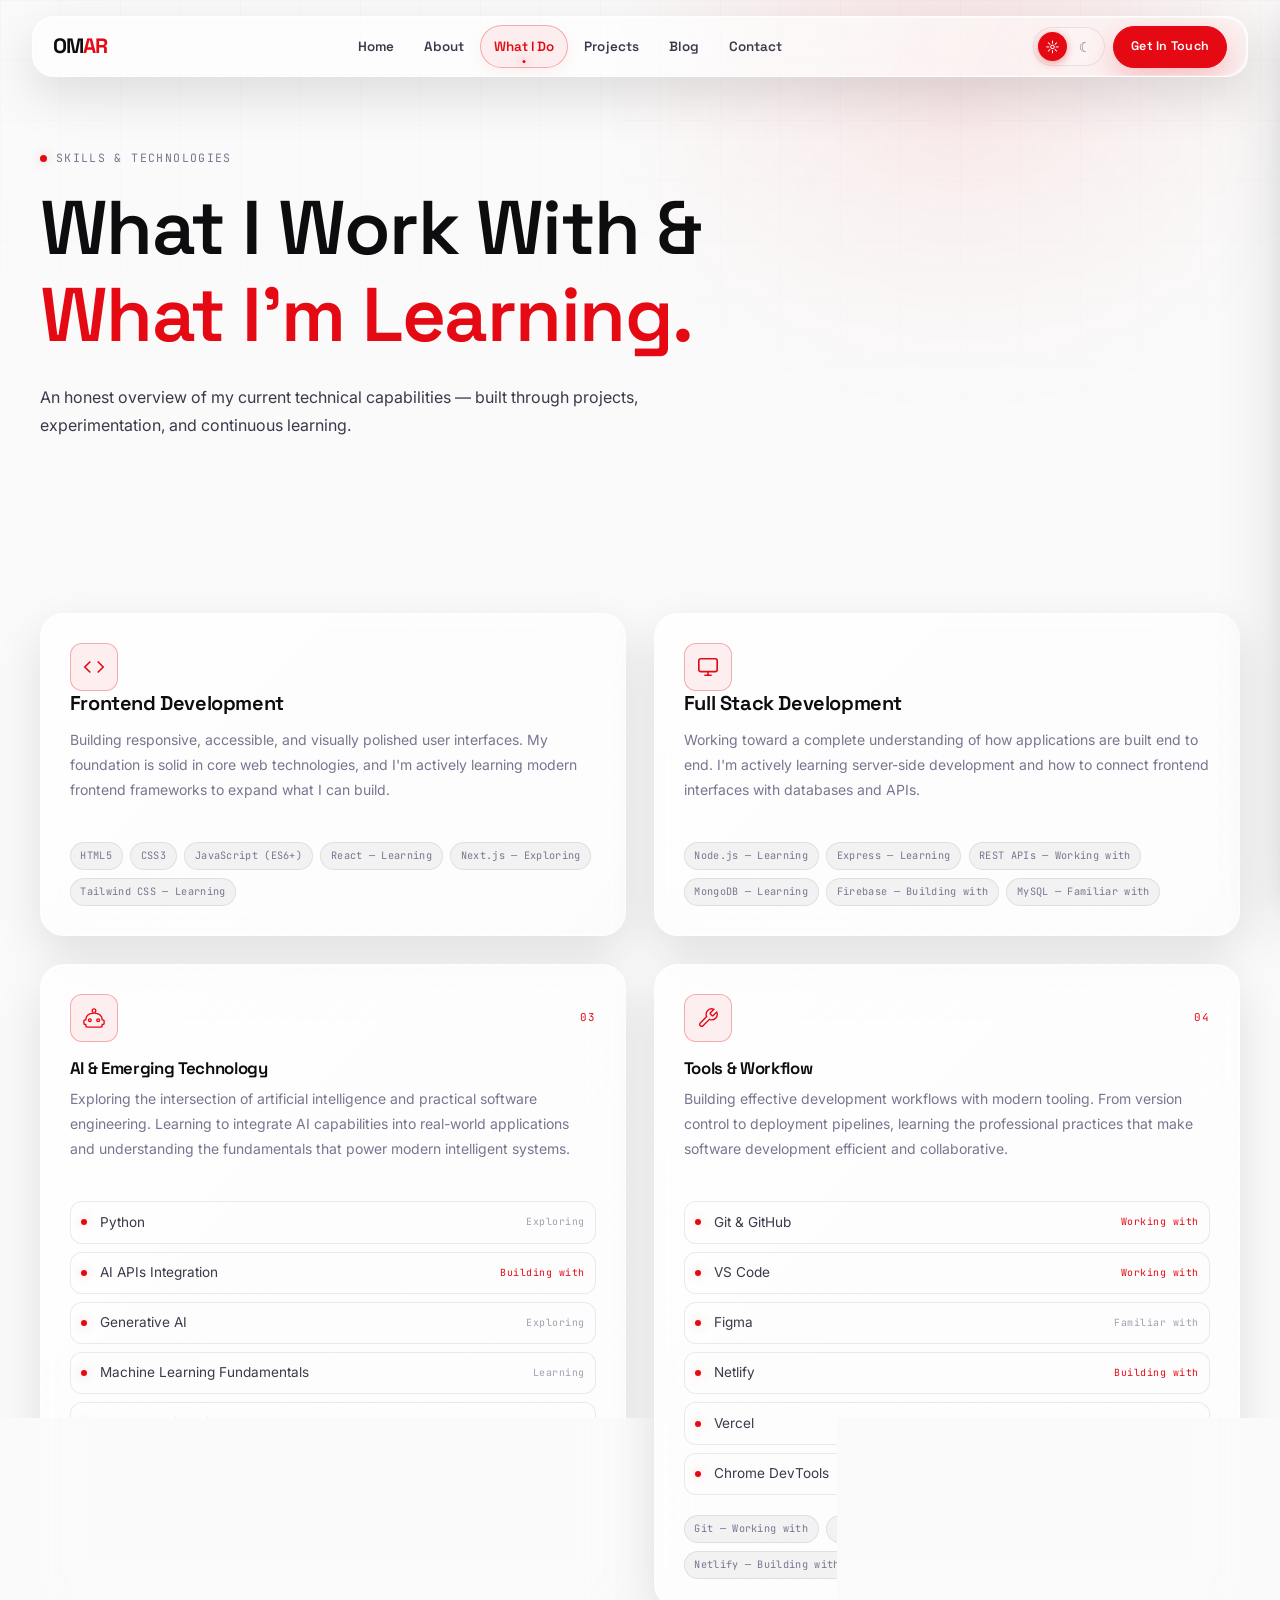
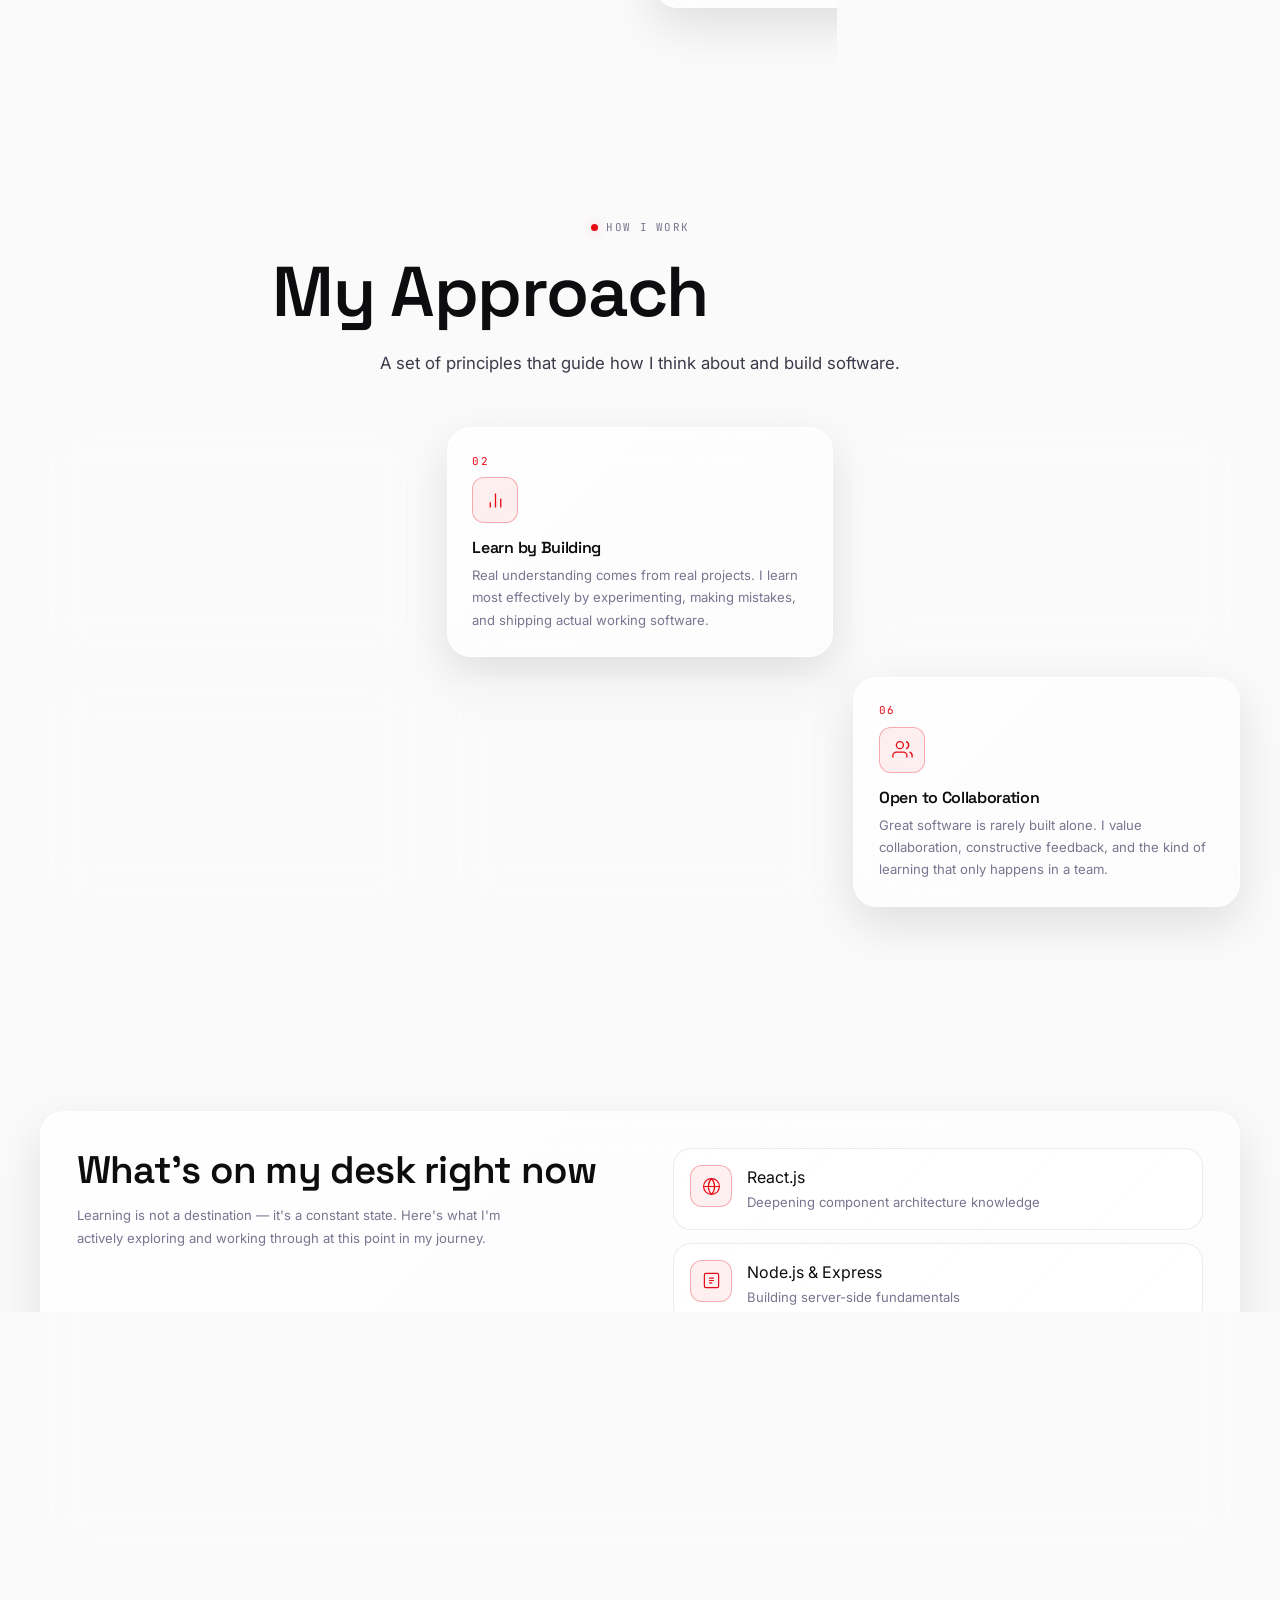
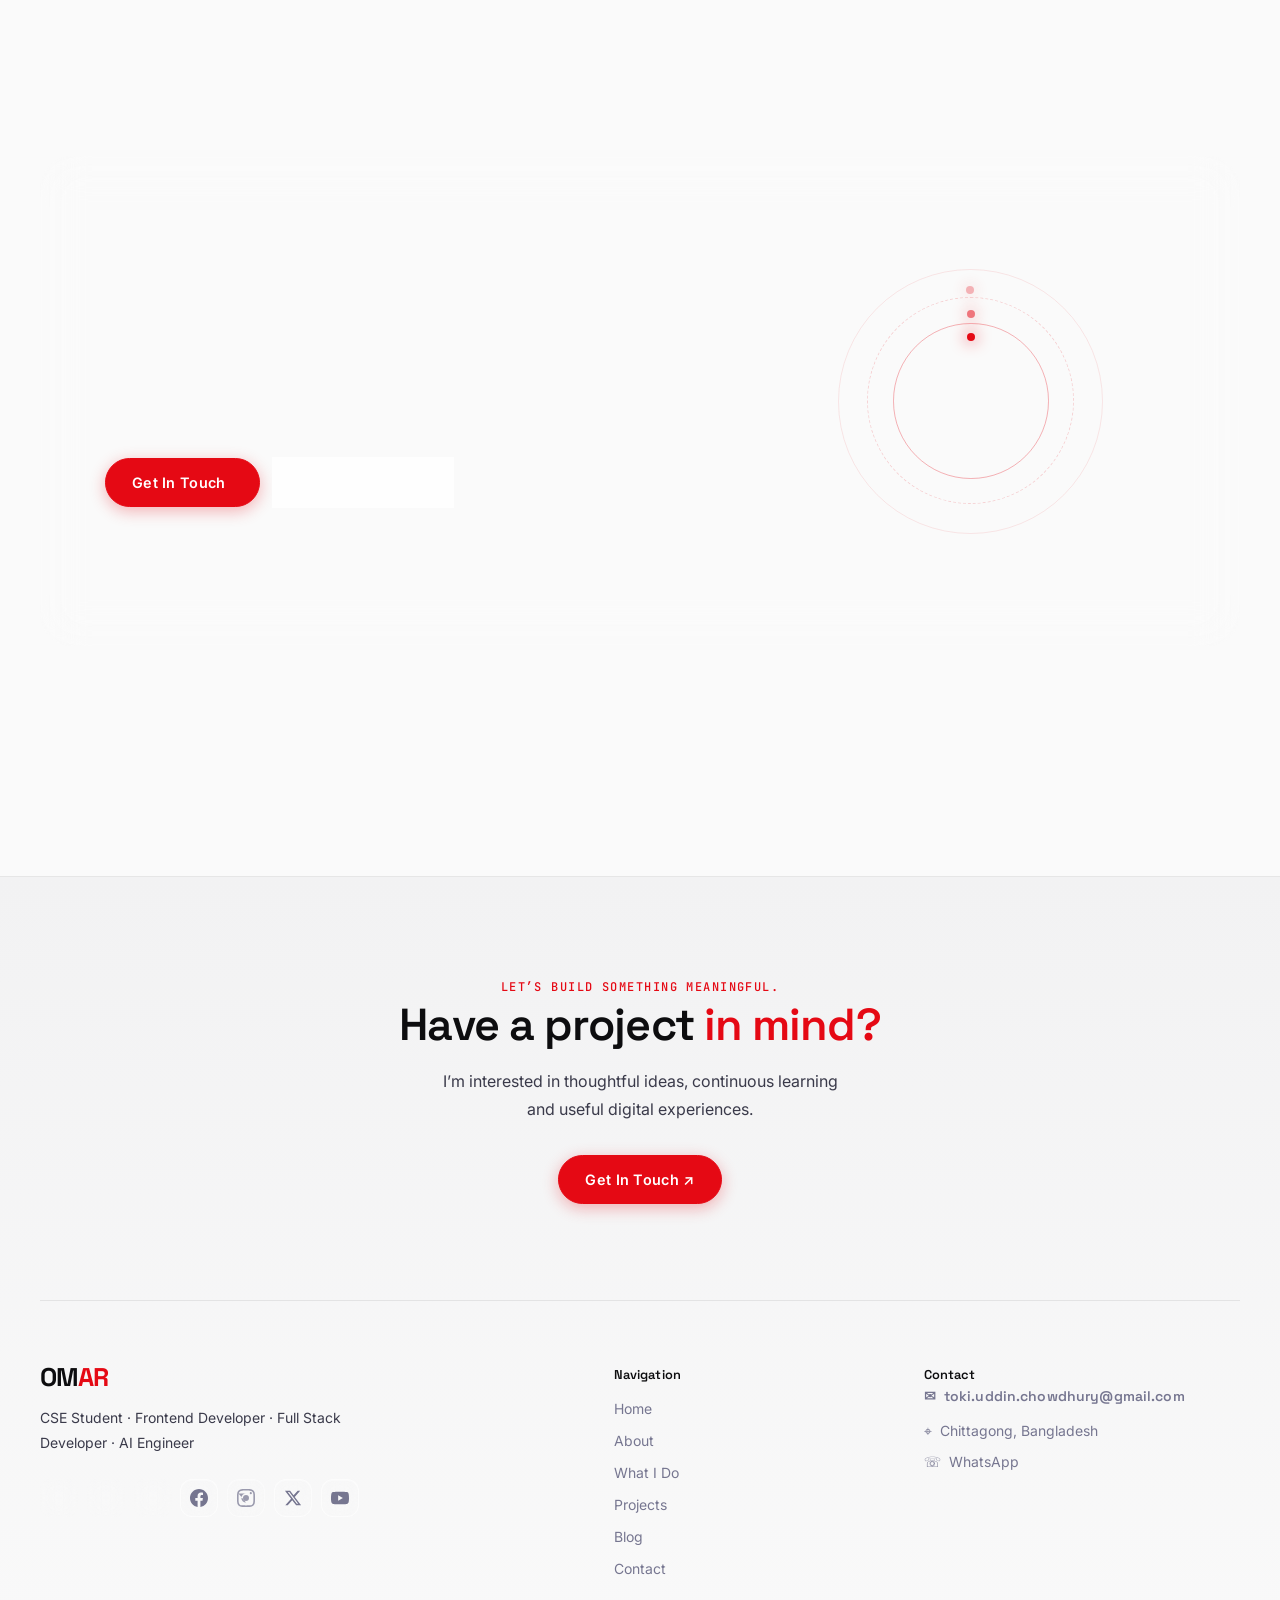
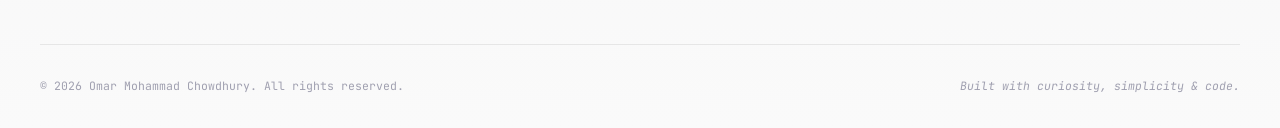
<file: what-i-do.html>
<!DOCTYPE html>

<html data-theme="light" lang="en">
<head>
<meta charset="utf-8"/>
<meta content="width=device-width, initial-scale=1.0" name="viewport"/>
<title>What I Do — Omar Mohammad Chowdhury</title>
<meta content="Explore Omar Mohammad Chowdhury’s frontend, full stack, AI, and developer-tool skills and the kinds of digital products he builds." name="description"/>
<meta content="Omar Mohammad Chowdhury" name="author"/>
<link href="what-i-do.html" rel="canonical"/>
<link href="omar-logo.svg" rel="icon" type="image/svg+xml"/>
<link crossorigin="" href="https://fonts.gstatic.com" rel="preconnect"/>
<link href="https://fonts.googleapis.com/css2?family=Inter:wght@300;400;500;600;700&amp;family=Space+Grotesk:wght@400;500;600;700&amp;family=JetBrains+Mono:wght@400;500&amp;display=swap" rel="stylesheet"/><link href="style.css" rel="stylesheet"/>
<link href="animations.css" rel="stylesheet"/>
<link href="responsive.css" rel="stylesheet"/>
<link href="premium-polish.css" rel="stylesheet"/>
<script>
    (function(){var t=localStorage.getItem('omar-portfolio-theme');if(!t){t=window.matchMedia&&window.matchMedia('(prefers-color-scheme: dark)').matches?'dark':'light';}document.documentElement.setAttribute('data-theme',t);})();
  </script>
<meta content="website" property="og:type"/><meta content="What I Do — Omar Mohammad Chowdhury" property="og:title"/><meta content="Explore Omar Mohammad Chowdhury’s frontend, full stack, AI, and developer-tool skills and the kinds of digital products he builds." property="og:description"/><meta content="profile.webp" property="og:image"/><meta content="what-i-do.html" property="og:url"/><meta content="summary_large_image" name="twitter:card"/><meta content="What I Do — Omar Mohammad Chowdhury" name="twitter:title"/><meta content="Explore Omar Mohammad Chowdhury’s frontend, full stack, AI, and developer-tool skills and the kinds of digital products he builds." name="twitter:description"/><meta content="profile.webp" name="twitter:image"/></head>
<body class="page-what-i-do">
<a class="skip-link" href="#main">Skip to main content</a>
<div aria-label="Page scroll progress" class="scroll-progress" id="scrollProgress" role="progressbar"></div>
<div aria-hidden="true" class="page-transition" id="pageTransition">
<div class="page-transition-overlay"></div>
<div class="page-transition-accent"></div>
</div>
<div aria-hidden="true" class="mobile-nav-overlay" id="mobileMenuOverlay"></div>
<nav aria-hidden="true" aria-label="Mobile Navigation" class="mobile-nav-panel" id="mobileMenu">
<div class="mobile-nav-header">
<a aria-label="Omar home" class="nav-brand" href="index.html">OM<span>AR</span></a>
<button aria-label="Close menu" class="mobile-nav-close" id="mobileMenuClose" type="button">×</button>
</div>
<div class="mobile-nav-links">
<a class="mobile-nav-link" href="index.html"><span class="link-num">01</span> Home</a>
<a class="mobile-nav-link" href="about.html"><span class="link-num">02</span> About</a>
<a class="mobile-nav-link" href="what-i-do.html"><span class="link-num">03</span> What I Do</a>
<a class="mobile-nav-link" href="projects.html"><span class="link-num">04</span> Projects</a>
<a class="mobile-nav-link" href="blog.html"><span class="link-num">05</span> Blog</a>
<a class="mobile-nav-link" href="contact.html"><span class="link-num">06</span> Contact</a>
</div>
<div class="mobile-nav-footer">
<div class="mobile-theme-toggle">
<span class="mobile-theme-label">Appearance</span>
<div class="mobile-theme-switch">
<button aria-label="Light mode" class="theme-toggle-btn" data-mode="light" type="button">☼</button>
<button aria-label="Dark mode" class="theme-toggle-btn" data-mode="dark" type="button">☾</button>
</div>
</div>
<a class="btn btn-primary" href="contact.html">Get In Touch</a>
</div>
</nav>
<header>
<nav aria-label="Main Navigation" class="navbar" id="navbar">
<div class="navbar-inner">
<div class="navbar-floating">
<a aria-label="Omar home" class="nav-brand" href="index.html">OM<span>AR</span></a>
<div class="nav-links" role="menubar">
<a class="nav-link" href="index.html" role="menuitem">Home</a>
<a class="nav-link" href="about.html" role="menuitem">About</a>
<a class="nav-link" href="what-i-do.html" role="menuitem">What I Do</a>
<a class="nav-link" href="projects.html" role="menuitem">Projects</a>
<a class="nav-link" href="blog.html" role="menuitem">Blog</a>
<a class="nav-link" href="contact.html" role="menuitem">Contact</a>
</div>
<div class="nav-right">
<div aria-label="Theme selector" class="theme-toggle" role="group">
<button aria-label="Light mode" class="theme-toggle-btn" data-mode="light" type="button">☼</button>
<button aria-label="Dark mode" class="theme-toggle-btn" data-mode="dark" type="button">☾</button>
</div>
<a class="btn btn-primary nav-cta" href="contact.html">Get In Touch</a>
<button aria-controls="mobileMenu" aria-expanded="false" aria-label="Open menu" class="nav-hamburger" id="hamburger" type="button">
<span class="hamburger-line"></span><span class="hamburger-line"></span><span class="hamburger-line"></span>
</button>
</div>
</div>
</div>
</nav>
</header>
<main id="main">
<section aria-label="What I Do header" class="page-hero">
<div aria-hidden="true" class="page-hero-bg"></div>
<div class="container">
<span class="section-eyebrow hero-entrance">Skills &amp; Technologies</span>
<h1 class="section-title hero-entrance-delay-1" style="font-size:var(--text-5xl); max-width:700px;">
          What I Work With &amp;<br/>
<span style="color:var(--crimson);">What I'm Learning.</span>
</h1>
<p class="section-subtitle hero-entrance-delay-2" style="margin-top:var(--space-4);">
          An honest overview of my current technical capabilities — built through projects, experimentation, and continuous learning.
        </p>
</div>
</section>
<section aria-label="Skills breakdown" class="section">
<div class="container">
<div class="skills-grid" data-stagger="">
<!-- CARD 1: Frontend -->
<article aria-label="Frontend Development skills" class="glass-card skill-card tilt-card stagger-child">
<div aria-hidden="true" class="skill-card-icon">
<svg aria-hidden="true" fill="none" stroke="currentColor" stroke-width="1.8" viewbox="0 0 24 24">
<polyline points="16 18 22 12 16 6"></polyline><polyline points="8 6 2 12 8 18"></polyline>
</svg>
</div>
<h2 class="skill-card-title">Frontend Development</h2>
<p class="skill-card-description">
              Building responsive, accessible, and visually polished user interfaces. My foundation is solid in core web technologies, and I'm actively learning modern frontend frameworks to expand what I can build.
            </p>
<div aria-label="Frontend technologies" class="tech-tags">
<span class="tech-tag">HTML5</span>
<span class="tech-tag">CSS3</span>
<span class="tech-tag">JavaScript (ES6+)</span>
<span class="tech-tag">React — Learning</span>
<span class="tech-tag">Next.js — Exploring</span>
<span class="tech-tag">Tailwind CSS — Learning</span>
</div>
</article>
<!-- CARD 2: Full Stack -->
<article aria-label="Full Stack Development skills" class="glass-card skill-card tilt-card stagger-child">
<div aria-hidden="true" class="skill-card-icon">
<svg aria-hidden="true" fill="none" stroke="currentColor" stroke-width="1.8" viewbox="0 0 24 24">
<rect height="14" rx="2" width="20" x="2" y="3"></rect><line x1="8" x2="16" y1="21" y2="21"></line><line x1="12" x2="12" y1="17" y2="21"></line>
</svg>
</div>
<h2 class="skill-card-title">Full Stack Development</h2>
<p class="skill-card-description">
              Working toward a complete understanding of how applications are built end to end. I'm actively learning server-side development and how to connect frontend interfaces with databases and APIs.
            </p>
<div aria-label="Full stack technologies" class="tech-tags">
<span class="tech-tag">Node.js — Learning</span>
<span class="tech-tag">Express — Learning</span>
<span class="tech-tag">REST APIs — Working with</span>
<span class="tech-tag">MongoDB — Learning</span>
<span class="tech-tag">Firebase — Building with</span>
<span class="tech-tag">MySQL — Familiar with</span>
</div>
</article>
<!-- AI & Emerging Technology -->
<div class="skill-card glass-card" data-aos="fade-up" data-aos-delay="300">
<div class="skill-card-header">
<div class="skill-icon-wrapper">
<svg class="skill-icon" fill="none" stroke="currentColor" stroke-width="1.5" viewbox="0 0 24 24">
<path d="M12 2a2 2 0 0 1 2 2c0 .74-.4 1.39-1 1.73V7h1a7 7 0 0 1 7 7h1a1 1 0 0 1 1 1v3a1 1 0 0 1-1 1h-1v1a2 2 0 0 1-2 2H5a2 2 0 0 1-2-2v-1H2a1 1 0 0 1-1-1v-3a1 1 0 0 1 1-1h1a7 7 0 0 1 7-7h1V5.73c-.6-.34-1-.99-1-1.73a2 2 0 0 1 2-2z"></path>
<circle cx="7.5" cy="14.5" r="1.5"></circle>
<circle cx="16.5" cy="14.5" r="1.5"></circle>
</svg>
</div>
<div class="skill-category-badge">03</div>
</div>
<h3 class="skill-card-title">AI &amp; Emerging Technology</h3>
<p class="skill-card-desc">
                        Exploring the intersection of artificial intelligence and practical software engineering. 
                        Learning to integrate AI capabilities into real-world applications and understanding 
                        the fundamentals that power modern intelligent systems.
                    </p>
<ul class="skill-list">
<li class="skill-item">
<span class="skill-dot"></span>
<span class="skill-name">Python</span>
<span class="skill-level exploring">Exploring</span>
</li>
<li class="skill-item">
<span class="skill-dot"></span>
<span class="skill-name">AI APIs Integration</span>
<span class="skill-level building">Building with</span>
</li>
<li class="skill-item">
<span class="skill-dot"></span>
<span class="skill-name">Generative AI</span>
<span class="skill-level exploring">Exploring</span>
</li>
<li class="skill-item">
<span class="skill-dot"></span>
<span class="skill-name">Machine Learning Fundamentals</span>
<span class="skill-level learning">Learning</span>
</li>
<li class="skill-item">
<span class="skill-dot"></span>
<span class="skill-name">Prompt Engineering</span>
<span class="skill-level working">Working with</span>
</li>
<li class="skill-item">
<span class="skill-dot"></span>
<span class="skill-name">OCR Technology</span>
<span class="skill-level building">Building with</span>
</li>
</ul>
<div class="tech-tags">
<span class="tech-tag">Python — Exploring</span>
<span class="tech-tag">AI APIs — Working with</span>
<span class="tech-tag">Generative AI — Exploring</span>
<span class="tech-tag">Prompt Engineering — Working with</span>
</div>
</div>
<!-- Tools & Workflow -->
<div class="skill-card glass-card" data-aos="fade-up" data-aos-delay="400">
<div class="skill-card-header">
<div class="skill-icon-wrapper">
<svg class="skill-icon" fill="none" stroke="currentColor" stroke-width="1.5" viewbox="0 0 24 24">
<path d="M14.7 6.3a1 1 0 0 0 0 1.4l1.6 1.6a1 1 0 0 0 1.4 0l3.77-3.77a6 6 0 0 1-7.94 7.94l-6.91 6.91a2.12 2.12 0 0 1-3-3l6.91-6.91a6 6 0 0 1 7.94-7.94l-3.76 3.76z"></path>
</svg>
</div>
<div class="skill-category-badge">04</div>
</div>
<h3 class="skill-card-title">Tools &amp; Workflow</h3>
<p class="skill-card-desc">
                        Building effective development workflows with modern tooling. From version control 
                        to deployment pipelines, learning the professional practices that make software 
                        development efficient and collaborative.
                    </p>
<ul class="skill-list">
<li class="skill-item">
<span class="skill-dot"></span>
<span class="skill-name">Git &amp; GitHub</span>
<span class="skill-level working">Working with</span>
</li>
<li class="skill-item">
<span class="skill-dot"></span>
<span class="skill-name">VS Code</span>
<span class="skill-level working">Working with</span>
</li>
<li class="skill-item">
<span class="skill-dot"></span>
<span class="skill-name">Figma</span>
<span class="skill-level familiar">Familiar with</span>
</li>
<li class="skill-item">
<span class="skill-dot"></span>
<span class="skill-name">Netlify</span>
<span class="skill-level building">Building with</span>
</li>
<li class="skill-item">
<span class="skill-dot"></span>
<span class="skill-name">Vercel</span>
<span class="skill-level familiar">Familiar with</span>
</li>
<li class="skill-item">
<span class="skill-dot"></span>
<span class="skill-name">Chrome DevTools</span>
<span class="skill-level working">Working with</span>
</li>
</ul>
<div class="tech-tags">
<span class="tech-tag">Git — Working with</span>
<span class="tech-tag">GitHub — Working with</span>
<span class="tech-tag">VS Code — Working with</span>
<span class="tech-tag">Netlify — Building with</span>
<span class="tech-tag">Figma — Familiar with</span>
</div>
</div>
</div>
</div>
</section>
<!-- ==================== APPROACH SECTION ==================== -->
<section class="approach-section section-padding">
<div class="container">
<div class="section-header" data-aos="fade-up">
<span class="section-label">How I Work</span>
<h2 class="section-title">My Approach</h2>
<p class="section-subtitle">
                    A set of principles that guide how I think about and build software.
                </p>
</div>
<div class="approach-grid">
<div class="approach-card glass-card" data-aos="fade-up" data-aos-delay="100">
<div class="approach-number">01</div>
<div class="approach-icon-wrap">
<svg fill="none" stroke="currentColor" stroke-width="1.5" viewbox="0 0 24 24">
<circle cx="12" cy="12" r="10"></circle>
<path d="M12 8v4l3 3"></path>
</svg>
</div>
<h3 class="approach-title">Simplicity First</h3>
<p class="approach-desc">
                        Complex problems deserve elegant, minimal solutions. I prioritize clarity 
                        in both code and interface design — if it can be simpler, it should be.
                    </p>
</div>
<div class="approach-card glass-card" data-aos="fade-up" data-aos-delay="200">
<div class="approach-number">02</div>
<div class="approach-icon-wrap">
<svg fill="none" stroke="currentColor" stroke-width="1.5" viewbox="0 0 24 24">
<path d="M18 20V10"></path>
<path d="M12 20V4"></path>
<path d="M6 20v-6"></path>
</svg>
</div>
<h3 class="approach-title">Learn by Building</h3>
<p class="approach-desc">
                        Real understanding comes from real projects. I learn most effectively 
                        by experimenting, making mistakes, and shipping actual working software.
                    </p>
</div>
<div class="approach-card glass-card" data-aos="fade-up" data-aos-delay="300">
<div class="approach-number">03</div>
<div class="approach-icon-wrap">
<svg fill="none" stroke="currentColor" stroke-width="1.5" viewbox="0 0 24 24">
<path d="M12 22s8-4 8-10V5l-8-3-8 3v7c0 6 8 10 8 10z"></path>
</svg>
</div>
<h3 class="approach-title">User-First Thinking</h3>
<p class="approach-desc">
                        Technology exists to serve people. Every design and engineering decision 
                        is made with real users and their practical needs in mind.
                    </p>
</div>
<div class="approach-card glass-card" data-aos="fade-up" data-aos-delay="400">
<div class="approach-number">04</div>
<div class="approach-icon-wrap">
<svg fill="none" stroke="currentColor" stroke-width="1.5" viewbox="0 0 24 24">
<polyline points="16 18 22 12 16 6"></polyline>
<polyline points="8 6 2 12 8 18"></polyline>
</svg>
</div>
<h3 class="approach-title">Clean Code Culture</h3>
<p class="approach-desc">
                        Code that is readable and maintainable is as important as code that works. 
                        I actively develop habits around clean, purposeful, well-structured code.
                    </p>
</div>
<div class="approach-card glass-card" data-aos="fade-up" data-aos-delay="500">
<div class="approach-number">05</div>
<div class="approach-icon-wrap">
<svg fill="none" stroke="currentColor" stroke-width="1.5" viewbox="0 0 24 24">
<circle cx="12" cy="12" r="3"></circle>
<path d="M19.07 4.93a10 10 0 0 1 0 14.14"></path>
<path d="M4.93 4.93a10 10 0 0 0 0 14.14"></path>
</svg>
</div>
<h3 class="approach-title">Continuous Curiosity</h3>
<p class="approach-desc">
                        Technology evolves constantly. I stay genuinely curious, following the 
                        field's direction and exploring what's next — not just what's comfortable.
                    </p>
</div>
<div class="approach-card glass-card" data-aos="fade-up" data-aos-delay="600">
<div class="approach-number">06</div>
<div class="approach-icon-wrap">
<svg fill="none" stroke="currentColor" stroke-width="1.5" viewbox="0 0 24 24">
<path d="M17 21v-2a4 4 0 0 0-4-4H5a4 4 0 0 0-4 4v2"></path>
<circle cx="9" cy="7" r="4"></circle>
<path d="M23 21v-2a4 4 0 0 0-3-3.87"></path>
<path d="M16 3.13a4 4 0 0 1 0 7.75"></path>
</svg>
</div>
<h3 class="approach-title">Open to Collaboration</h3>
<p class="approach-desc">
                        Great software is rarely built alone. I value collaboration, constructive 
                        feedback, and the kind of learning that only happens in a team.
                    </p>
</div>
</div>
</div>
</section>
<!-- ==================== CURRENTLY LEARNING SECTION ==================== -->
<section class="currently-learning section-padding">
<div class="container">
<div class="learning-inner glass-card" data-aos="fade-up">
<div class="learning-left">
<h2 class="learning-title">What's on my desk right now</h2>
<p class="learning-desc">
                        Learning is not a destination — it's a constant state. Here's what I'm 
                        actively exploring and working through at this point in my journey.
                    </p>
</div>
<div class="learning-right">
<div class="learning-items">
<div class="learning-item">
<div class="learning-item-icon">
<svg fill="none" stroke="currentColor" stroke-width="1.5" viewbox="0 0 24 24">
<circle cx="12" cy="12" r="10"></circle>
<path d="M2 12h20M12 2a15.3 15.3 0 0 1 4 10 15.3 15.3 0 0 1-4 10 15.3 15.3 0 0 1-4-10 15.3 15.3 0 0 1 4-10z"></path>
</svg>
</div>
<div class="learning-item-content">
<span class="learning-item-title">React.js</span>
<span class="learning-item-note">Deepening component architecture knowledge</span>
</div>
</div>
<div class="learning-item">
<div class="learning-item-icon">
<svg fill="none" stroke="currentColor" stroke-width="1.5" viewbox="0 0 24 24">
<rect height="18" rx="2" width="18" x="3" y="3"></rect>
<path d="M9 9h6M9 12h6M9 15h4"></path>
</svg>
</div>
<div class="learning-item-content">
<span class="learning-item-title">Node.js &amp; Express</span>
<span class="learning-item-note">Building server-side fundamentals</span>
</div>
</div>
<div class="learning-item">
<div class="learning-item-icon">
<svg fill="none" stroke="currentColor" stroke-width="1.5" viewbox="0 0 24 24">
<ellipse cx="12" cy="5" rx="9" ry="3"></ellipse>
<path d="M21 12c0 1.66-4 3-9 3s-9-1.34-9-3"></path>
<path d="M3 5v14c0 1.66 4 3 9 3s9-1.34 9-3V5"></path>
</svg>
</div>
<div class="learning-item-content">
<span class="learning-item-title">MongoDB</span>
<span class="learning-item-note">Database design and querying</span>
</div>
</div>
<div class="learning-item">
<div class="learning-item-icon">
<svg fill="none" stroke="currentColor" stroke-width="1.5" viewbox="0 0 24 24">
<path d="M12 2a2 2 0 0 1 2 2c0 .74-.4 1.39-1 1.73V7h1a7 7 0 0 1 7 7h1a1 1 0 0 1 1 1v3a1 1 0 0 1-1 1h-1v1a2 2 0 0 1-2 2H5a2 2 0 0 1-2-2v-1H2a1 1 0 0 1-1-1v-3a1 1 0 0 1 1-1h1a7 7 0 0 1 7-7h1V5.73c-.6-.34-1-.99-1-1.73a2 2 0 0 1 2-2z"></path>
</svg>
</div>
<div class="learning-item-content">
<span class="learning-item-title">Machine Learning Basics</span>
<span class="learning-item-note">Python fundamentals and ML concepts</span>
</div>
</div>
</div>
</div>
</div>
</div>
</section>
<!-- ==================== CTA SECTION ==================== -->
<section class="wid-cta section-padding">
<div class="container">
<div class="cta-inner" data-aos="fade-up">
<div class="cta-content">
<h2 class="cta-title">Have a project in mind?</h2>
<p class="cta-subtitle">
                        Whether it's a web application, an AI-powered tool, or just an interesting 
                        idea — I'm always open to a conversation.
                    </p>
<div class="cta-actions">
<a class="btn btn-primary magnetic-btn" href="contact.html">
<span>Get In Touch</span>
<svg fill="none" stroke="currentColor" stroke-width="2" viewbox="0 0 24 24">
<path d="M5 12h14M12 5l7 7-7 7"></path>
</svg>
</a>
<a class="btn btn-ghost" href="projects.html">
<span>View My Projects</span>
</a>
</div>
</div>
<div aria-hidden="true" class="cta-visual">
<div class="cta-glow"></div>
<div class="cta-rings">
<div class="cta-ring ring-1"></div>
<div class="cta-ring ring-2"></div>
<div class="cta-ring ring-3"></div>
</div>
</div>
</div>
</div>
</section>
<!-- ==================== FOOTER ==================== -->
</main>
<footer aria-label="Site footer" class="footer">
<div class="container">
<div class="footer-cta reveal">
<span class="label-mono">Let’s Build Something Meaningful.</span>
<h2>Have a project <span class="text-accent">in mind?</span></h2>
<p>I’m interested in thoughtful ideas, continuous learning and useful digital experiences.</p>
<a class="btn btn-primary" href="contact.html">Get In Touch ↗</a>
</div>
<div class="footer-grid">
<div class="footer-brand">
<a class="nav-brand" href="index.html">OM<span>AR</span></a>
<p>CSE Student · Frontend Developer · Full Stack Developer · AI Engineer</p>
<div class="footer-social">
<a aria-label="GitHub" class="social-btn" href="https://github.com/tokiuddinchowdhury" rel="noopener noreferrer" target="_blank"><svg aria-hidden="true" viewbox="0 0 24 24"><path d="M12 2C6.48 2 2 6.48 2 12c0 4.42 2.87 8.17 6.84 9.49.5.09.68-.22.68-.48v-1.7c-2.78.61-3.37-1.18-3.37-1.18-.45-1.16-1.11-1.47-1.11-1.47-.91-.62.07-.61.07-.61 1 .07 1.53 1.03 1.53 1.03.89 1.53 2.34 1.09 2.91.83.09-.65.35-1.09.63-1.34-2.22-.25-4.55-1.11-4.55-4.95 0-1.09.39-1.98 1.03-2.68-.1-.25-.45-1.27.1-2.65 0 0 .84-.27 2.75 1.02A9.56 9.56 0 0 1 12 6.84c.85 0 1.71.11 2.5.34 1.91-1.29 2.75-1.02 2.75-1.02.55 1.38.2 2.4.1 2.65.64.7 1.02 1.59 1.02 2.68 0 3.85-2.33 4.7-4.56 4.95.36.31.68.92.68 1.85v2.74c0 .27.18.58.69.48A10 10 0 0 0 22 12c0-5.52-4.48-10-10-10Z" fill="currentColor"></path></svg></a>
<a aria-label="LinkedIn" class="social-btn" href="https://www.linkedin.com/in/omarmohammadchowdhury" rel="noopener noreferrer" target="_blank"><svg aria-hidden="true" viewbox="0 0 24 24"><path d="M20.45 20.45h-3.55v-5.57c0-1.33-.03-3.04-1.85-3.04-1.85 0-2.14 1.45-2.14 2.94v5.67H9.35V9h3.41v1.56h.05c.48-.9 1.64-1.85 3.37-1.85 3.6 0 4.27 2.37 4.27 5.46v6.28ZM5.34 7.43a2.06 2.06 0 1 1 0-4.13 2.06 2.06 0 0 1 0 4.13ZM3.56 20.45h3.56V9H3.56v11.45ZM22.23 0H1.77C.79 0 0 .77 0 1.73v20.54C0 23.23.79 24 1.77 24h20.46C23.21 24 24 23.23 24 22.27V1.73C24 .77 23.21 0 22.23 0Z" fill="currentColor"></path></svg></a>
<button aria-label="Copy Discord username: omarmohammadchowdhury" class="social-btn social-btn-discord" data-copy-text="omarmohammadchowdhury" data-tooltip="Discord: omarmohammadchowdhury" title="Discord: omarmohammadchowdhury (click to copy)" type="button"><svg aria-hidden="true" viewbox="0 0 24 24"><path d="M20.317 4.3698a19.7913 19.7913 0 00-4.8851-1.5152.0741.0741 0 00-.0785.0371c-.211.3753-.4447.8648-.6083 1.2495-1.8447-.2762-3.68-.2762-5.4868 0-.1636-.3933-.4058-.8742-.6177-1.2495a.077.077 0 00-.0785-.037 19.7363 19.7363 0 00-4.8852 1.515.0699.0699 0 00-.0321.0277C.5334 9.0458-.319 13.5799.0992 18.0578a.0824.0824 0 00.0312.0561c2.0528 1.5076 4.0413 2.4228 5.9929 3.0294a.0777.0777 0 00.0842-.0276c.4616-.6304.8731-1.2952 1.226-1.9942a.076.076 0 00-.0416-.1057c-.6528-.2476-1.2743-.5495-1.8722-.8923a.077.077 0 01-.0076-.1277c.1258-.0943.2517-.1923.3718-.2914a.0743.0743 0 01.0776-.0105c3.9278 1.7933 8.18 1.7933 12.0614 0a.0739.0739 0 01.0785.0095c.1202.099.246.1981.3728.2924a.077.077 0 01-.0066.1276 12.2986 12.2986 0 01-1.873.8914.0766.0766 0 00-.0407.1067c.3604.698.7719 1.3628 1.225 1.9932a.076.076 0 00.0842.0286c1.961-.6067 3.9495-1.5219 6.0023-3.0294a.077.077 0 00.0313-.0552c.5004-5.177-.8382-9.6739-3.5485-13.6604a.061.061 0 00-.0312-.0286zM8.02 15.3312c-1.1825 0-2.1569-1.0857-2.1569-2.419 0-1.3332.9555-2.4189 2.157-2.4189 1.2108 0 2.1757 1.0952 2.1568 2.419 0 1.3332-.9555 2.4189-2.1569 2.4189zm7.9748 0c-1.1825 0-2.1569-1.0857-2.1569-2.419 0-1.3332.9554-2.4189 2.1569-2.4189 1.2108 0 2.1757 1.0952 2.1568 2.419 0 1.3332-.946 2.4189-2.1568 2.4189Z" fill="currentColor"></path></svg></button>
<a aria-label="Facebook" class="social-btn" href="https://www.facebook.com/OmarMohammadChowdhury" rel="noopener noreferrer" target="_blank"><svg aria-hidden="true" viewbox="0 0 24 24"><path d="M24 12.07C24 5.4 18.63 0 12 0S0 5.4 0 12.07C0 18.1 4.39 23.11 10.13 24v-8.44H7.08v-3.49h3.05V9.41c0-3.02 1.79-4.68 4.53-4.68 1.31 0 2.69.24 2.69.24v2.97h-1.52c-1.49 0-1.96.93-1.96 1.89v2.25h3.33l-.53 3.49h-2.8V24C19.61 23.11 24 18.1 24 12.07Z" fill="currentColor"></path></svg></a>
<a aria-disabled="true" aria-label="Instagram" class="social-btn" data-placeholder-link="" href="#"><svg aria-hidden="true" viewbox="0 0 24 24"><path d="M12 2.16c3.2 0 3.58.01 4.85.07 3.25.15 4.77 1.69 4.92 4.92.06 1.27.07 1.65.07 4.85 0 3.2-.01 3.58-.07 4.85-.15 3.23-1.67 4.77-4.92 4.92-1.27.06-1.65.07-4.85.07-3.2 0-3.58-.01-4.85-.07-3.26-.15-4.77-1.7-4.92-4.92-.06-1.28-.07-1.69-.07-4.85 0-3.2.01-3.58.07-4.85.15-3.25 1.66-4.77 4.92-4.92C8.42 2.17 8.8 2.16 12 2.16Zm0-2.16C8.74 0 8.33.01 7.05.07 2.7.27.28 2.69.08 7.05.01 8.33 0 8.74 0 12s.01 3.67.08 4.95c.2 4.36 2.62 6.78 6.97 6.98 1.28.06 1.69.07 4.95.07s3.67-.01 4.95-.07c4.35-.2 6.78-2.62 6.98-6.98.06-1.28.07-1.69.07-4.95s-.01-3.67-.07-4.95C23.73 2.7 21.3.27 16.95.07 15.67.01 15.26 0 12 0Zm0 5.84A6.16 6.16 0 1 0 12 18.16 6.16 0 0 0 12 5.84Zm0 10.16a4 4 0 1 1 0-8 4 4 0 0 1 0 8Zm6.41-11.84a1.44 1.44 0 1 0 0 2.88 1.44 1.44 0 0 0 0-2.88Z" fill="currentColor"></path></svg></a>
<a aria-label="X / Twitter" class="social-btn" href="https://x.com/toki_uddin_omar" rel="noopener noreferrer" target="_blank"><svg aria-hidden="true" viewbox="0 0 24 24"><path d="M18.24 2.25h3.31l-7.23 8.26 8.5 11.24h-6.66l-5.2-6.8-5.94 6.8H1.71l7.73-8.84L1.25 2.25h6.83l4.71 6.23 5.45-6.23Zm-1.16 17.52h1.83L7.08 4.13H5.12L17.08 19.77Z" fill="currentColor"></path></svg></a>
<a aria-label="YouTube" class="social-btn" href="https://www.youtube.com/@OmarMohammadChowdhury" rel="noopener noreferrer" target="_blank"><svg aria-hidden="true" viewbox="0 0 24 24"><path d="M23.5 6.19a3.02 3.02 0 0 0-2.12-2.14C19.5 3.55 12 3.55 12 3.55s-7.5 0-9.38.5A3.02 3.02 0 0 0 .5 6.19C0 8.07 0 12 0 12s0 3.93.5 5.81a3.02 3.02 0 0 0 2.12 2.14c1.88.5 9.38.5 9.38.5s7.5 0 9.38-.5a3.02 3.02 0 0 0 2.12-2.14C24 15.93 24 12 24 12s0-3.93-.5-5.81ZM9.55 15.57V8.43L15.82 12l-6.27 3.57-6.27-3.57Z" fill="currentColor"></path></svg></a>
</div>
</div>
<div>
<div class="footer-col-title">Navigation</div>
<nav class="footer-links">
<a class="footer-link" href="index.html">Home</a>
<a class="footer-link" href="about.html">About</a>
<a class="footer-link" href="what-i-do.html">What I Do</a>
<a class="footer-link" href="projects.html">Projects</a>
<a class="footer-link" href="blog.html">Blog</a>
<a class="footer-link" href="contact.html">Contact</a>
</nav>
</div>
<div>
<div class="footer-col-title">Contact<div class="footer-contact-item"><span aria-hidden="true">✉</span><a href="mailto:toki.uddin.chowdhury@gmail.com">toki.uddin.chowdhury@gmail.com</a></div></div>
<div class="footer-contact-item"><span aria-hidden="true">⌖</span><span>Chittagong, Bangladesh</span></div>
<div class="footer-contact-item"><span aria-hidden="true">☏</span><a href="https://wa.me/8801784806650" rel="noopener noreferrer" target="_blank">WhatsApp</a></div>
</div>
</div>
<div class="footer-bottom">
<p class="footer-copyright">© 2026 Omar Mohammad Chowdhury. All rights reserved.</p>
<p class="footer-signature">Built with curiosity, simplicity &amp; code.</p>
</div>
</div>
</footer>
<!-- ==================== SCRIPTS ==================== -->
<script src="theme.js"></script>
<script src="navigation.js"></script>
<script src="animations.js"></script>
<script src="main.js"></script>
<script>
        // Page-specific skill card tilt interaction
        document.addEventListener('DOMContentLoaded', () => {
            const skillCards = document.querySelectorAll('.skill-card');

            skillCards.forEach(card => {
                card.addEventListener('mousemove', (e) => {
                    if (window.matchMedia('(prefers-reduced-motion: reduce)').matches) return;
                    const rect = card.getBoundingClientRect();
                    const x = e.clientX - rect.left;
                    const y = e.clientY - rect.top;
                    const centerX = rect.width / 2;
                    const centerY = rect.height / 2;
                    const rotateX = ((y - centerY) / centerY) * -6;
                    const rotateY = ((x - centerX) / centerX) * 6;
                    card.style.transform = `perspective(1000px) rotateX(${rotateX}deg) rotateY(${rotateY}deg) translateY(-4px)`;
                });

                card.addEventListener('mouseleave', () => {
                    card.style.transform = '';
                });
            });

            // Approach card tilt
            const approachCards = document.querySelectorAll('.approach-card');
            approachCards.forEach(card => {
                card.addEventListener('mousemove', (e) => {
                    if (window.matchMedia('(prefers-reduced-motion: reduce)').matches) return;
                    const rect = card.getBoundingClientRect();
                    const x = e.clientX - rect.left;
                    const y = e.clientY - rect.top;
                    const centerX = rect.width / 2;
                    const centerY = rect.height / 2;
                    const rotateX = ((y - centerY) / centerY) * -4;
                    const rotateY = ((x - centerX) / centerX) * 4;
                    card.style.transform = `perspective(800px) rotateX(${rotateX}deg) rotateY(${rotateY}deg) translateY(-3px)`;
                });

                card.addEventListener('mouseleave', () => {
                    card.style.transform = '';
                });
            });
        });
    </script>
</body>
</html>
</file>
<file: style.css>
/* ============================================================
   OMAR MOHAMMAD CHOWDHURY — Portfolio
   style.css — Core Design System & Component Styles
   ============================================================ */

/* Font loading is defined once per document in the HTML head. */

/* ============================================================
   DESIGN TOKENS — CSS VARIABLES
   ============================================================ */

:root {
  /* ── Accent ── */
  --accent-primary:   #E50914;
  --accent-secondary: #FF2D2D;
  --accent-glow:      rgba(229, 9, 20, 0.25);
  --accent-glow-soft: rgba(229, 9, 20, 0.12);
  --accent-glow-xs:   rgba(229, 9, 20, 0.06);

  /* ── Light Theme (default) ── */
  --bg-primary:        #FAFAFA;
  --bg-secondary:      #F2F2F3;
  --bg-tertiary:       #E8E8EB;
  --bg-glass:          rgba(255, 255, 255, 0.72);
  --bg-glass-dark:     rgba(255, 255, 255, 0.50);
  --bg-glass-hover:    rgba(255, 255, 255, 0.88);
  --bg-card:           rgba(255, 255, 255, 0.80);
  --bg-overlay:        rgba(250, 250, 250, 0.95);

  --text-primary:      #0D0D0F;
  --text-secondary:    #3A3A4A;
  --text-muted:        #767690;
  --text-subtle:       #A0A0B0;
  --text-inverse:      #FAFAFA;

  --border-primary:    rgba(0, 0, 0, 0.08);
  --border-glass:      rgba(255, 255, 255, 0.60);
  --border-accent:     rgba(229, 9, 20, 0.30);

  --shadow-sm:         0 1px 3px rgba(0,0,0,0.06), 0 1px 2px rgba(0,0,0,0.04);
  --shadow-md:         0 4px 16px rgba(0,0,0,0.08), 0 2px 6px rgba(0,0,0,0.04);
  --shadow-lg:         0 12px 40px rgba(0,0,0,0.10), 0 4px 12px rgba(0,0,0,0.05);
  --shadow-xl:         0 24px 64px rgba(0,0,0,0.12), 0 8px 24px rgba(0,0,0,0.06);
  --shadow-accent:     0 8px 32px rgba(229, 9, 20, 0.20);
  --shadow-glass:      0 8px 32px rgba(0,0,0,0.06), inset 0 1px 0 rgba(255,255,255,0.70);

  /* ── Typography ── */
  --font-ui:           'Inter', system-ui, sans-serif;
  --font-display:      'Space Grotesk', 'Inter', sans-serif;
  --font-mono:         'JetBrains Mono', 'Fira Code', monospace;

  /* ── Spacing ── */
  --space-xs:   0.25rem;
  --space-sm:   0.5rem;
  --space-md:   1rem;
  --space-lg:   1.5rem;
  --space-xl:   2rem;
  --space-2xl:  3rem;
  --space-3xl:  4rem;
  --space-4xl:  6rem;
  --space-5xl:  8rem;

  /* ── Radius ── */
  --radius-sm:   6px;
  --radius-md:   12px;
  --radius-lg:   18px;
  --radius-xl:   24px;
  --radius-2xl:  32px;
  --radius-full: 9999px;

  /* ── Transitions ── */
  --transition-fast:   150ms cubic-bezier(0.4, 0, 0.2, 1);
  --transition-base:   250ms cubic-bezier(0.4, 0, 0.2, 1);
  --transition-slow:   400ms cubic-bezier(0.4, 0, 0.2, 1);
  --transition-spring: 500ms cubic-bezier(0.34, 1.56, 0.64, 1);

  /* ── Layout ── */
  --container-max:   1280px;
  --container-wide:  1440px;
  --nav-height:      72px;
  --section-padding: clamp(4rem, 8vw, 7rem);
  /* Compatibility aliases used by inner-page markup */
  --crimson: var(--accent-primary);
  --space-3: 0.75rem;
  --space-4: 1rem;
  --space-5: 1.25rem;
  --space-6: 1.5rem;
  --space-8: 2rem;
  --text-xs: 0.72rem;
  --text-sm: 0.875rem;
  --text-lg: 1.125rem;
  --text-3xl: clamp(1.875rem, 4vw, 3rem);
  --text-5xl: clamp(2.5rem, 6vw, 4.75rem);
  --text-6xl: clamp(3rem, 7vw, 6rem);
}

/* ── Dark Theme ── */
[data-theme="dark"] {
  --bg-primary:        #080809;
  --bg-secondary:      #111114;
  --bg-tertiary:       #1A1A1F;
  --bg-glass:          rgba(18, 18, 22, 0.80);
  --bg-glass-dark:     rgba(10, 10, 14, 0.70);
  --bg-glass-hover:    rgba(25, 25, 30, 0.90);
  --bg-card:           rgba(20, 20, 26, 0.85);
  --bg-overlay:        rgba(8, 8, 9, 0.97);

  --text-primary:      #F0F0F5;
  --text-secondary:    #C0C0CC;
  --text-muted:        #80808A;
  --text-subtle:       #55555F;
  --text-inverse:      #0D0D0F;

  --border-primary:    rgba(255, 255, 255, 0.07);
  --border-glass:      rgba(255, 255, 255, 0.08);
  --border-accent:     rgba(229, 9, 20, 0.35);

  --shadow-sm:         0 1px 3px rgba(0,0,0,0.30);
  --shadow-md:         0 4px 16px rgba(0,0,0,0.40);
  --shadow-lg:         0 12px 40px rgba(0,0,0,0.50);
  --shadow-xl:         0 24px 64px rgba(0,0,0,0.60);
  --shadow-accent:     0 8px 32px rgba(229, 9, 20, 0.30);
  --shadow-glass:      0 8px 32px rgba(0,0,0,0.40), inset 0 1px 0 rgba(255,255,255,0.05);
}

/* ============================================================
   RESET & BASE
   ============================================================ */

*, *::before, *::after {
  box-sizing: border-box;
  margin: 0;
  padding: 0;
}

html {
  scroll-behavior: smooth;
  -webkit-text-size-adjust: 100%;
  tab-size: 4;
}

body {
  font-family: var(--font-ui);
  font-size: 1rem;
  line-height: 1.6;
  color: var(--text-primary);
  background-color: var(--bg-primary);
  overflow-x: hidden;
  transition: background-color var(--transition-slow), color var(--transition-slow);
  cursor: none; /* Custom cursor replaces default on desktop */
}

/* Re-enable default cursor on touch / if JS disabled */
@media (hover: none) {
  body { cursor: auto; }
}

img, video {
  max-width: 100%;
  display: block;
}

a {
  color: inherit;
  text-decoration: none;
}

button {
  font-family: inherit;
  cursor: none;
  border: none;
  background: none;
}

ul, ol { list-style: none; }

/* ============================================================
   TYPOGRAPHY
   ============================================================ */

.font-display { font-family: var(--font-display); }
.font-mono    { font-family: var(--font-mono); }

h1, h2, h3, h4, h5, h6 {
  font-family: var(--font-display);
  font-weight: 600;
  line-height: 1.15;
  letter-spacing: -0.02em;
  color: var(--text-primary);
}

h1 { font-size: clamp(2.4rem, 5vw, 4rem); }
h2 { font-size: clamp(1.8rem, 3.5vw, 2.8rem); }
h3 { font-size: clamp(1.3rem, 2.5vw, 1.8rem); }
h4 { font-size: clamp(1.1rem, 2vw, 1.4rem); }
h5 { font-size: 1.1rem; }
h6 { font-size: 1rem; }

p {
  color: var(--text-secondary);
  line-height: 1.75;
}

.text-accent   { color: var(--accent-primary); }
.text-muted    { color: var(--text-muted); }
.text-subtle   { color: var(--text-subtle); }
.text-primary  { color: var(--text-primary); }

.label-mono {
  font-family: var(--font-mono);
  font-size: 0.75rem;
  font-weight: 500;
  letter-spacing: 0.12em;
  text-transform: uppercase;
  color: var(--accent-primary);
}

/* ============================================================
   LAYOUT UTILITIES
   ============================================================ */

.container {
  width: 100%;
  max-width: var(--container-max);
  margin: 0 auto;
  padding: 0 clamp(1rem, 4vw, 2.5rem);
}

.section {
  padding: var(--section-padding) 0;
}

.section-header {
  text-align: center;
  margin-bottom: clamp(2.5rem, 5vw, 4rem);
}

.section-header .label-mono {
  display: inline-block;
  margin-bottom: var(--space-md);
}

.section-header h2 {
  margin-bottom: var(--space-md);
}

.section-header p {
  max-width: 560px;
  margin: 0 auto;
  font-size: 1.05rem;
}

.grid-2 {
  display: grid;
  grid-template-columns: repeat(2, 1fr);
  gap: var(--space-xl);
}

.grid-3 {
  display: grid;
  grid-template-columns: repeat(3, 1fr);
  gap: var(--space-xl);
}

.flex-center {
  display: flex;
  align-items: center;
  justify-content: center;
}

.flex-between {
  display: flex;
  align-items: center;
  justify-content: space-between;
}

/* ============================================================
   GLASS MORPHISM UTILITY
   ============================================================ */

.glass {
  background: var(--bg-glass);
  backdrop-filter: blur(20px) saturate(180%);
  -webkit-backdrop-filter: blur(20px) saturate(180%);
  border: 1px solid var(--border-glass);
  box-shadow: var(--shadow-glass);
}

.glass-dark {
  background: var(--bg-glass-dark);
  backdrop-filter: blur(24px) saturate(160%);
  -webkit-backdrop-filter: blur(24px) saturate(160%);
  border: 1px solid var(--border-primary);
  box-shadow: var(--shadow-md);
}

/* ============================================================
   BUTTONS
   ============================================================ */

.btn {
  display: inline-flex;
  align-items: center;
  justify-content: center;
  gap: var(--space-sm);
  font-family: var(--font-ui);
  font-size: 0.9rem;
  font-weight: 600;
  letter-spacing: 0.02em;
  padding: 0.75rem 1.625rem;
  border-radius: var(--radius-full);
  border: 1.5px solid transparent;
  transition: all var(--transition-base);
  position: relative;
  overflow: hidden;
  white-space: nowrap;
  cursor: none;
  text-decoration: none;
}

.btn::before {
  content: '';
  position: absolute;
  inset: 0;
  background: rgba(255, 255, 255, 0);
  transition: background var(--transition-fast);
  border-radius: inherit;
}

.btn:hover::before {
  background: rgba(255, 255, 255, 0.08);
}

/* Primary Button */
.btn-primary {
  background: var(--accent-primary);
  color: #fff;
  border-color: var(--accent-primary);
  box-shadow: 0 4px 16px rgba(229, 9, 20, 0.30);
}

.btn-primary:hover {
  background: var(--accent-secondary);
  border-color: var(--accent-secondary);
  box-shadow: 0 6px 24px rgba(229, 9, 20, 0.45);
  transform: translateY(-1px);
}

.btn-primary:active {
  transform: translateY(0);
  box-shadow: 0 2px 8px rgba(229, 9, 20, 0.30);
}

/* Secondary / Outline Button */
.btn-secondary {
  background: transparent;
  color: var(--text-primary);
  border-color: var(--border-primary);
  box-shadow: var(--shadow-sm);
}

[data-theme="dark"] .btn-secondary {
  border-color: rgba(255,255,255,0.14);
}

.btn-secondary:hover {
  border-color: var(--accent-primary);
  color: var(--accent-primary);
  box-shadow: 0 0 0 3px var(--accent-glow-xs);
  transform: translateY(-1px);
}

/* Ghost Button */
.btn-ghost {
  background: var(--bg-glass);
  backdrop-filter: blur(12px);
  -webkit-backdrop-filter: blur(12px);
  color: var(--text-primary);
  border-color: var(--border-glass);
}

.btn-ghost:hover {
  border-color: var(--accent-primary);
  color: var(--accent-primary);
}

/* Icon Button */
.btn-icon {
  width: 42px;
  height: 42px;
  padding: 0;
  border-radius: var(--radius-full);
}

/* Focus */
.btn:focus-visible {
  outline: 2px solid var(--accent-primary);
  outline-offset: 3px;
}

/* ============================================================
   NAVIGATION
   ============================================================ */

.navbar {
  position: fixed;
  top: 0;
  left: 0;
  right: 0;
  z-index: 900;
  padding: var(--space-md) 0;
  transition: all var(--transition-slow);
}

.navbar-inner {
  max-width: var(--container-max);
  margin: 0 auto;
  padding: 0 clamp(1rem, 4vw, 2.5rem);
}

.navbar-floating {
  background: var(--bg-glass);
  backdrop-filter: blur(24px) saturate(180%);
  -webkit-backdrop-filter: blur(24px) saturate(180%);
  border: 1px solid var(--border-glass);
  box-shadow: var(--shadow-glass);
  border-radius: var(--radius-2xl);
  padding: 0.625rem var(--space-xl);
  display: flex;
  align-items: center;
  justify-content: space-between;
  gap: var(--space-xl);
  transition: all var(--transition-slow);
}

/* Scrolled state */
.navbar.scrolled .navbar-floating {
  padding-top: 0.5rem;
  padding-bottom: 0.5rem;
  box-shadow: var(--shadow-lg);
  background: var(--bg-overlay);
}

[data-theme="dark"] .navbar.scrolled .navbar-floating {
  background: rgba(8, 8, 9, 0.96);
}

/* Wordmark */
.nav-brand {
  font-family: var(--font-display);
  font-size: 1.4rem;
  font-weight: 700;
  letter-spacing: -0.04em;
  color: var(--text-primary);
  position: relative;
  line-height: 1;
}

.nav-brand span {
  color: var(--accent-primary);
}

.nav-brand:hover {
  opacity: 0.85;
}

/* Nav Links */
.nav-links {
  display: flex;
  align-items: center;
  gap: var(--space-xs);
}

.nav-link {
  font-size: 0.875rem;
  font-weight: 500;
  color: var(--text-secondary);
  padding: 0.4rem 0.875rem;
  border-radius: var(--radius-full);
  transition: all var(--transition-fast);
  position: relative;
  letter-spacing: 0.01em;
}

.nav-link:hover {
  color: var(--text-primary);
  background: var(--border-primary);
}

.nav-link.active {
  color: var(--accent-primary);
  background: var(--accent-glow-xs);
}

.nav-link.active::after {
  content: '';
  position: absolute;
  bottom: -1px;
  left: 50%;
  transform: translateX(-50%);
  width: 4px;
  height: 4px;
  background: var(--accent-primary);
  border-radius: var(--radius-full);
}

/* Nav Right */
.nav-right {
  display: flex;
  align-items: center;
  gap: var(--space-md);
}

/* Theme Toggle Pill */
.theme-toggle {
  display: flex;
  align-items: center;
  gap: var(--space-xs);
  background: var(--bg-secondary);
  border: 1px solid var(--border-primary);
  border-radius: var(--radius-full);
  padding: 0.3rem;
  transition: all var(--transition-base);
  cursor: none;
}

.theme-toggle:hover {
  border-color: var(--accent-primary);
  box-shadow: 0 0 0 3px var(--accent-glow-xs);
}

.theme-toggle-btn {
  display: flex;
  align-items: center;
  justify-content: center;
  width: 30px;
  height: 30px;
  border-radius: var(--radius-full);
  border: none;
  background: transparent;
  color: var(--text-muted);
  transition: all var(--transition-fast);
  cursor: none;
  font-size: 0.875rem;
}

.theme-toggle-btn.active {
  background: var(--accent-primary);
  color: #fff;
  box-shadow: 0 2px 8px rgba(229, 9, 20, 0.40);
}

.theme-toggle-btn:focus-visible {
  outline: 2px solid var(--accent-primary);
  outline-offset: 2px;
}

/* Hamburger */
.nav-hamburger {
  display: none;
  flex-direction: column;
  gap: 5px;
  width: 36px;
  height: 36px;
  align-items: center;
  justify-content: center;
  border-radius: var(--radius-md);
  border: 1px solid var(--border-primary);
  background: var(--bg-glass);
  transition: all var(--transition-fast);
  cursor: none;
}

.hamburger-line {
  display: block;
  width: 18px;
  height: 1.5px;
  background: var(--text-primary);
  border-radius: var(--radius-full);
  transition: all var(--transition-base);
  transform-origin: center;
}

.nav-hamburger[aria-expanded="true"] .hamburger-line:nth-child(1) {
  transform: translateY(6.5px) rotate(45deg);
}
.nav-hamburger[aria-expanded="true"] .hamburger-line:nth-child(2) {
  opacity: 0;
  transform: scaleX(0);
}
.nav-hamburger[aria-expanded="true"] .hamburger-line:nth-child(3) {
  transform: translateY(-6.5px) rotate(-45deg);
}

/* ── Mobile Nav Panel ── */
.mobile-nav-overlay {
  display: none;
  position: fixed;
  inset: 0;
  z-index: 800;
  background: rgba(0, 0, 0, 0.50);
  backdrop-filter: blur(4px);
  -webkit-backdrop-filter: blur(4px);
  opacity: 0;
  transition: opacity var(--transition-slow);
}

.mobile-nav-overlay.open {
  opacity: 1;
}

.mobile-nav-panel {
  position: fixed;
  top: 0;
  right: 0;
  bottom: 0;
  width: min(340px, 88vw);
  z-index: 850;
  background: var(--bg-glass);
  backdrop-filter: blur(30px) saturate(180%);
  -webkit-backdrop-filter: blur(30px) saturate(180%);
  border-left: 1px solid var(--border-glass);
  box-shadow: var(--shadow-xl);
  display: flex;
  flex-direction: column;
  padding: var(--space-2xl) var(--space-xl);
  transform: translateX(100%);
  transition: transform var(--transition-slow);
  overflow-y: auto;
}

[data-theme="dark"] .mobile-nav-panel {
  background: rgba(14, 14, 18, 0.96);
  border-left-color: var(--border-primary);
}

.mobile-nav-panel.open {
  transform: translateX(0);
}

.mobile-nav-header {
  display: flex;
  align-items: center;
  justify-content: space-between;
  margin-bottom: var(--space-2xl);
}

.mobile-nav-close {
  width: 36px;
  height: 36px;
  border-radius: var(--radius-md);
  border: 1px solid var(--border-primary);
  background: var(--bg-secondary);
  color: var(--text-secondary);
  font-size: 1.1rem;
  cursor: none;
  display: flex;
  align-items: center;
  justify-content: center;
  transition: all var(--transition-fast);
}

.mobile-nav-close:hover {
  border-color: var(--accent-primary);
  color: var(--accent-primary);
}

.mobile-nav-links {
  display: flex;
  flex-direction: column;
  gap: var(--space-xs);
  flex: 1;
}

.mobile-nav-link {
  font-size: 1.05rem;
  font-weight: 500;
  color: var(--text-secondary);
  padding: 0.875rem var(--space-md);
  border-radius: var(--radius-md);
  border: 1px solid transparent;
  transition: all var(--transition-fast);
  display: flex;
  align-items: center;
  gap: var(--space-md);
}

.mobile-nav-link:hover {
  color: var(--text-primary);
  background: var(--border-primary);
}

.mobile-nav-link.active {
  color: var(--accent-primary);
  background: var(--accent-glow-xs);
  border-color: var(--border-accent);
}

.mobile-nav-link .link-num {
  font-family: var(--font-mono);
  font-size: 0.65rem;
  color: var(--text-subtle);
  font-weight: 400;
}

.mobile-nav-footer {
  margin-top: var(--space-xl);
  padding-top: var(--space-xl);
  border-top: 1px solid var(--border-primary);
  display: flex;
  flex-direction: column;
  gap: var(--space-md);
}

/* ============================================================
   HERO SECTION
   ============================================================ */

.hero {
  min-height: 100dvh;
  display: flex;
  align-items: center;
  position: relative;
  overflow: hidden;
  padding-top: calc(var(--nav-height) + 2rem);
}

/* Hero Background */
.hero-bg {
  position: absolute;
  inset: 0;
  pointer-events: none;
  overflow: hidden;
  z-index: 0;
}

.hero-bg-shape {
  position: absolute;
  border-radius: 50%;
  filter: blur(80px);
  opacity: 0;
  animation: bgShapeIn 1.5s ease forwards;
}

.hero-bg-shape-1 {
  width: 600px;
  height: 600px;
  background: radial-gradient(circle, rgba(229, 9, 20, 0.06) 0%, transparent 70%);
  top: -100px;
  right: -100px;
  animation-delay: 0.3s;
}

.hero-bg-shape-2 {
  width: 400px;
  height: 400px;
  background: radial-gradient(circle, rgba(229, 9, 20, 0.04) 0%, transparent 70%);
  bottom: 50px;
  left: -80px;
  animation-delay: 0.6s;
}

.hero-bg-grid {
  position: absolute;
  inset: 0;
  background-image:
    linear-gradient(rgba(229, 9, 20, 0.03) 1px, transparent 1px),
    linear-gradient(90deg, rgba(229, 9, 20, 0.03) 1px, transparent 1px);
  background-size: 60px 60px;
  mask-image: radial-gradient(ellipse 80% 60% at 50% 50%, black 20%, transparent 100%);
  -webkit-mask-image: radial-gradient(ellipse 80% 60% at 50% 50%, black 20%, transparent 100%);
}

@keyframes bgShapeIn {
  to { opacity: 1; }
}

/* Hero Grid */
.hero-content {
  position: relative;
  z-index: 1;
  display: grid;
  grid-template-columns: 1fr 1fr;
  gap: clamp(2rem, 6vw, 5rem);
  align-items: center;
  width: 100%;
  max-width: var(--container-max);
  margin: 0 auto;
  padding: 0 clamp(1rem, 4vw, 2.5rem);
}

/* Hero Left */
.hero-left {
  display: flex;
  flex-direction: column;
  gap: var(--space-xl);
}

.hero-tag {
  display: inline-flex;
  align-items: center;
  gap: var(--space-sm);
  background: var(--bg-glass);
  border: 1px solid var(--border-glass);
  border-radius: var(--radius-full);
  padding: 0.375rem 1rem;
  font-family: var(--font-mono);
  font-size: 0.7rem;
  font-weight: 500;
  letter-spacing: 0.1em;
  text-transform: uppercase;
  color: var(--text-muted);
  width: fit-content;
  backdrop-filter: blur(12px);
}

.hero-tag-dot {
  width: 6px;
  height: 6px;
  background: var(--accent-primary);
  border-radius: 50%;
  animation: pulseDot 2s ease infinite;
}

@keyframes pulseDot {
  0%, 100% { opacity: 1; transform: scale(1); }
  50% { opacity: 0.5; transform: scale(0.7); }
}

.hero-roles {
  font-family: var(--font-mono);
  font-size: 0.825rem;
  font-weight: 500;
  letter-spacing: 0.06em;
  color: var(--text-muted);
  display: flex;
  flex-wrap: wrap;
  align-items: center;
  gap: 0.5rem;
}

.hero-role-sep {
  color: var(--accent-primary);
  opacity: 0.6;
  font-size: 0.6rem;
}

.hero-headline {
  font-family: var(--font-display);
  font-size: clamp(2.2rem, 4.5vw, 3.6rem);
  font-weight: 700;
  letter-spacing: -0.03em;
  line-height: 1.1;
  color: var(--text-primary);
}

.hero-headline em {
  font-style: normal;
  color: var(--accent-primary);
  position: relative;
}

.hero-desc {
  font-size: clamp(0.95rem, 1.5vw, 1.05rem);
  color: var(--text-secondary);
  line-height: 1.8;
  max-width: 480px;
}

.hero-actions {
  display: flex;
  flex-wrap: wrap;
  align-items: center;
  gap: var(--space-md);
}

.hero-cv-note {
  font-family: var(--font-mono);
  font-size: 0.65rem;
  color: var(--text-subtle);
  margin-top: 0.25rem;
}

/* Hero Right */
.hero-right {
  display: flex;
  align-items: center;
  justify-content: center;
}

.hero-photo-wrapper {
  position: relative;
  width: 100%;
  max-width: 440px;
}

/* Ambient glow orb */
.hero-photo-glow {
  position: absolute;
  bottom: -30px;
  left: 50%;
  transform: translateX(-50%);
  width: 200px;
  height: 60px;
  background: var(--accent-primary);
  filter: blur(40px);
  opacity: 0.18;
  border-radius: 50%;
  pointer-events: none;
}

/* Photo placeholder */
.hero-photo-placeholder {
  width: 100%;
  height: 100%;
  display: flex;
  flex-direction: column;
  align-items: center;
  justify-content: center;
  gap: var(--space-md);
  color: var(--text-muted);
  font-family: var(--font-mono);
  font-size: 0.75rem;
  text-align: center;
  padding: var(--space-xl);
}

.hero-photo-placeholder svg {
  width: 64px;
  height: 64px;
  opacity: 0.3;
  color: var(--accent-primary);
}

/* Hero floating cards */
.hero-stat-card {
  position: absolute;
  background: var(--bg-glass);
  backdrop-filter: blur(16px);
  -webkit-backdrop-filter: blur(16px);
  border: 1px solid var(--border-glass);
  border-radius: var(--radius-lg);
  padding: 0.75rem 1rem;
  box-shadow: var(--shadow-md);
  animation: floatCard 4s ease-in-out infinite alternate;
}

.hero-stat-card-1 {
  top: 10%;
  right: -10%;
  animation-delay: 0s;
}

.hero-stat-card-2 {
  bottom: 15%;
  left: -8%;
  animation-delay: 2s;
}

@keyframes floatCard {
  from { transform: translateY(0px); }
  to   { transform: translateY(-8px); }
}

.hero-stat-num {
  font-family: var(--font-display);
  font-size: 1.4rem;
  font-weight: 700;
  color: var(--text-primary);
  line-height: 1;
}

.hero-stat-label {
  font-family: var(--font-mono);
  font-size: 0.6rem;
  letter-spacing: 0.1em;
  color: var(--text-muted);
  text-transform: uppercase;
  margin-top: 2px;
}

/* ============================================================
   SECTION — ABOUT PREVIEW (Homepage)
   ============================================================ */

.about-preview {
  display: grid;
  grid-template-columns: 1fr 1fr;
  gap: clamp(2rem, 6vw, 5rem);
  align-items: center;
}

.about-preview-text .label-mono {
  display: block;
  margin-bottom: var(--space-md);
}

.about-preview-text h2 {
  margin-bottom: var(--space-lg);
}

.about-preview-text p {
  margin-bottom: var(--space-md);
}

.philosophy-list {
  display: flex;
  flex-wrap: wrap;
  gap: var(--space-sm);
  margin: var(--space-lg) 0;
}

.philosophy-tag {
  display: inline-flex;
  align-items: center;
  gap: 6px;
  font-family: var(--font-mono);
  font-size: 0.72rem;
  font-weight: 500;
  letter-spacing: 0.08em;
  text-transform: uppercase;
  color: var(--text-muted);
  background: var(--bg-secondary);
  border: 1px solid var(--border-primary);
  border-radius: var(--radius-full);
  padding: 0.35rem 0.875rem;
  transition: all var(--transition-fast);
}

.philosophy-tag::before {
  content: '';
  width: 4px;
  height: 4px;
  background: var(--accent-primary);
  border-radius: 50%;
}

.philosophy-tag:hover {
  border-color: var(--border-accent);
  color: var(--text-primary);
}

/* Education Card */
.education-card {
  border-radius: var(--radius-xl);
  padding: var(--space-xl);
  position: relative;
  overflow: hidden;
}

.education-card::before {
  content: '';
  position: absolute;
  top: 0;
  left: 0;
  right: 0;
  height: 2px;
  background: linear-gradient(90deg, var(--accent-primary), transparent);
}

.edu-badge {
  display: inline-flex;
  align-items: center;
  gap: var(--space-sm);
  background: var(--accent-glow-xs);
  border: 1px solid var(--border-accent);
  border-radius: var(--radius-full);
  padding: 0.3rem 0.875rem;
  margin-bottom: var(--space-lg);
}

.edu-badge-dot {
  width: 6px;
  height: 6px;
  background: var(--accent-primary);
  border-radius: 50%;
}

.edu-badge-text {
  font-family: var(--font-mono);
  font-size: 0.65rem;
  font-weight: 500;
  letter-spacing: 0.1em;
  text-transform: uppercase;
  color: var(--accent-primary);
}

.edu-degree {
  font-family: var(--font-display);
  font-size: 1.05rem;
  font-weight: 600;
  color: var(--text-primary);
  margin-bottom: 0.375rem;
}

.edu-institution {
  font-size: 0.875rem;
  font-weight: 500;
  color: var(--accent-primary);
  margin-bottom: var(--space-md);
}

.edu-desc {
  font-size: 0.875rem;
  color: var(--text-muted);
  line-height: 1.7;
}

/* Location Chip */
.location-chip {
  display: inline-flex;
  align-items: center;
  gap: var(--space-sm);
  font-size: 0.875rem;
  color: var(--text-muted);
  margin-top: var(--space-lg);
}

.location-chip svg {
  width: 14px;
  height: 14px;
  color: var(--accent-primary);
  flex-shrink: 0;
}

/* ============================================================
   SKILLS / WHAT I DO
   ============================================================ */

.skills-grid {
  display: grid;
  grid-template-columns: repeat(auto-fit, minmax(280px, 1fr));
  gap: var(--space-xl);
}

.skill-card {
  border-radius: var(--radius-xl);
  padding: var(--space-xl);
  position: relative;
  overflow: hidden;
  transition: all var(--transition-base);
  cursor: default;
}

.skill-card::before {
  content: '';
  position: absolute;
  top: 0;
  left: 0;
  width: 100%;
  height: 2px;
  background: linear-gradient(90deg, var(--accent-primary), transparent);
  opacity: 0;
  transition: opacity var(--transition-base);
}

.skill-card:hover {
  transform: translateY(-4px);
  box-shadow: var(--shadow-lg), 0 0 30px var(--accent-glow-soft);
  border-color: var(--border-accent) !important;
}

.skill-card:hover::before {
  opacity: 1;
}

.skill-icon-wrap {
  width: 48px;
  height: 48px;
  border-radius: var(--radius-md);
  background: var(--accent-glow-xs);
  border: 1px solid var(--border-accent);
  display: flex;
  align-items: center;
  justify-content: center;
  margin-bottom: var(--space-lg);
  font-size: 1.4rem;
}

.skill-card h3 {
  font-size: 1.05rem;
  margin-bottom: var(--space-sm);
}

.skill-card > p {
  font-size: 0.875rem;
  margin-bottom: var(--space-lg);
  color: var(--text-muted);
}

.skill-tags {
  display: flex;
  flex-wrap: wrap;
  gap: var(--space-xs);
}

.skill-tag {
  font-family: var(--font-mono);
  font-size: 0.68rem;
  font-weight: 500;
  letter-spacing: 0.06em;
  color: var(--text-muted);
  background: var(--bg-secondary);
  border: 1px solid var(--border-primary);
  border-radius: var(--radius-full);
  padding: 0.25rem 0.625rem;
  transition: all var(--transition-fast);
}

.skill-tag:hover {
  border-color: var(--accent-primary);
  color: var(--accent-primary);
  background: var(--accent-glow-xs);
}

.skill-tag.learning {
  border-color: rgba(255, 165, 0, 0.25);
  color: rgba(255, 165, 0, 0.75);
  background: rgba(255, 165, 0, 0.06);
}

/* ============================================================
   PROJECTS
   ============================================================ */

.projects-grid {
  display: grid;
  grid-template-columns: repeat(auto-fit, minmax(340px, 1fr));
  gap: var(--space-xl);
}

.project-card {
  border-radius: var(--radius-xl);
  overflow: hidden;
  position: relative;
  transition: all var(--transition-base);
  background: var(--bg-card);
  border: 1px solid var(--border-primary);
  box-shadow: var(--shadow-md);
  display: flex;
  flex-direction: column;
}

.project-card:hover {
  transform: translateY(-6px);
  box-shadow: var(--shadow-xl), 0 0 40px var(--accent-glow-soft);
  border-color: var(--border-accent);
}

.project-img-wrap {
  position: relative;
  aspect-ratio: 16 / 10;
  overflow: hidden;
  background: var(--bg-secondary);
}

.project-img-wrap img {
  width: 100%;
  height: 100%;
  object-fit: cover;
  transition: transform var(--transition-slow);
  filter: grayscale(20%);
}

.project-card:hover .project-img-wrap img {
  transform: scale(1.04);
  filter: grayscale(0%);
}

/* Image placeholder */
.project-img-placeholder {
  width: 100%;
  height: 100%;
  display: flex;
  flex-direction: column;
  align-items: center;
  justify-content: center;
  gap: var(--space-sm);
  color: var(--text-subtle);
  font-family: var(--font-mono);
  font-size: 0.7rem;
  letter-spacing: 0.08em;
  text-transform: uppercase;
}

.project-img-placeholder svg {
  width: 40px;
  height: 40px;
  opacity: 0.25;
}

.project-overlay {
  position: absolute;
  inset: 0;
  background: rgba(8, 8, 9, 0.70);
  display: flex;
  align-items: center;
  justify-content: center;
  opacity: 0;
  transition: opacity var(--transition-base);
  backdrop-filter: blur(4px);
}

.project-card:hover .project-overlay {
  opacity: 1;
}

.project-view-btn {
  background: var(--accent-primary);
  color: #fff;
  border: none;
  border-radius: var(--radius-full);
  padding: 0.625rem 1.5rem;
  font-family: var(--font-ui);
  font-size: 0.825rem;
  font-weight: 600;
  cursor: none;
  transition: all var(--transition-fast);
  transform: translateY(6px);
  opacity: 0;
}

.project-card:hover .project-view-btn {
  transform: translateY(0);
  opacity: 1;
}

.project-num {
  position: absolute;
  top: var(--space-md);
  left: var(--space-md);
  font-family: var(--font-mono);
  font-size: 0.65rem;
  font-weight: 500;
  color: var(--accent-primary);
  background: rgba(229, 9, 20, 0.12);
  border: 1px solid rgba(229, 9, 20, 0.25);
  border-radius: var(--radius-full);
  padding: 0.2rem 0.625rem;
  letter-spacing: 0.08em;
  backdrop-filter: blur(8px);
}

.project-body {
  padding: var(--space-xl);
  display: flex;
  flex-direction: column;
  gap: var(--space-md);
  flex: 1;
}

.project-name {
  font-family: var(--font-display);
  font-size: 1.2rem;
  font-weight: 700;
  color: var(--text-primary);
  letter-spacing: -0.02em;
}

.project-desc {
  font-size: 0.875rem;
  color: var(--text-muted);
  line-height: 1.7;
}

.project-features {
  display: flex;
  flex-direction: column;
  gap: var(--space-xs);
}

.project-feature {
  display: flex;
  align-items: flex-start;
  gap: var(--space-sm);
  font-size: 0.8rem;
  color: var(--text-muted);
}

.project-feature::before {
  content: '';
  width: 4px;
  height: 4px;
  background: var(--accent-primary);
  border-radius: 50%;
  flex-shrink: 0;
  margin-top: 0.45em;
}

.project-tech-stack {
  display: flex;
  flex-wrap: wrap;
  gap: var(--space-xs);
}

.tech-badge {
  font-family: var(--font-mono);
  font-size: 0.65rem;
  font-weight: 500;
  letter-spacing: 0.06em;
  color: var(--accent-primary);
  background: var(--accent-glow-xs);
  border: 1px solid var(--border-accent);
  border-radius: var(--radius-full);
  padding: 0.2rem 0.625rem;
}

.project-actions {
  display: flex;
  gap: var(--space-sm);
  margin-top: auto;
  padding-top: var(--space-md);
  border-top: 1px solid var(--border-primary);
}

.project-actions .btn {
  flex: 1;
  font-size: 0.8rem;
  padding: 0.625rem 1rem;
}

/* ============================================================
   BLOG — COMING SOON
   ============================================================ */

.blog-coming-soon {
  text-align: center;
  padding: var(--space-5xl) 0;
  display: flex;
  flex-direction: column;
  align-items: center;
  gap: var(--space-xl);
}

.blog-coming-icon {
  width: 80px;
  height: 80px;
  border-radius: var(--radius-xl);
  background: var(--accent-glow-xs);
  border: 1px solid var(--border-accent);
  display: flex;
  align-items: center;
  justify-content: center;
  font-size: 2rem;
}

.blog-coming-soon h2 {
  font-size: clamp(1.6rem, 3vw, 2.2rem);
}

.blog-coming-soon p {
  max-width: 480px;
  margin: 0 auto;
  font-size: 1rem;
}

/* Blog article card (future-ready) */
.blog-card {
  background: var(--bg-card);
  border: 1px solid var(--border-primary);
  border-radius: var(--radius-xl);
  overflow: hidden;
  transition: all var(--transition-base);
}

.blog-card:hover {
  transform: translateY(-4px);
  box-shadow: var(--shadow-lg);
  border-color: var(--border-accent);
}

/* ============================================================
   CONTACT SECTION
   ============================================================ */

.contact-layout {
  display: grid;
  grid-template-columns: 1fr 1.4fr;
  gap: clamp(2rem, 5vw, 4rem);
  align-items: start;
}

.contact-info h2 {
  margin-bottom: var(--space-lg);
}

.contact-info > p {
  margin-bottom: var(--space-2xl);
}

.contact-item {
  display: flex;
  align-items: flex-start;
  gap: var(--space-md);
  padding: var(--space-lg);
  background: var(--bg-card);
  border: 1px solid var(--border-primary);
  border-radius: var(--radius-lg);
  margin-bottom: var(--space-md);
  transition: all var(--transition-fast);
}

.contact-item:hover {
  border-color: var(--border-accent);
  box-shadow: 0 4px 16px var(--accent-glow-soft);
}

.contact-item-icon {
  width: 40px;
  height: 40px;
  border-radius: var(--radius-md);
  background: var(--accent-glow-xs);
  border: 1px solid var(--border-accent);
  display: flex;
  align-items: center;
  justify-content: center;
  font-size: 1rem;
  flex-shrink: 0;
}

.contact-item-text {
  display: flex;
  flex-direction: column;
  gap: 2px;
}

.contact-item-label {
  font-family: var(--font-mono);
  font-size: 0.65rem;
  font-weight: 500;
  letter-spacing: 0.1em;
  text-transform: uppercase;
  color: var(--text-subtle);
}

.contact-item-value {
  font-size: 0.9rem;
  font-weight: 500;
  color: var(--text-primary);
}

.contact-email-link {
  text-decoration: none;
  overflow-wrap: anywhere;
}

.contact-email-link:hover,
.contact-email-link:focus-visible {
  color: var(--accent-primary);
}


.contact-item-value a {
  color: inherit;
  transition: color var(--transition-fast);
}

.contact-item-value a:hover {
  color: var(--accent-primary);
}

/* Contact Form */
.contact-form-wrap {
  background: var(--bg-card);
  border: 1px solid var(--border-primary);
  border-radius: var(--radius-2xl);
  padding: clamp(1.5rem, 4vw, 2.5rem);
  box-shadow: var(--shadow-md);
}

.form-group {
  margin-bottom: var(--space-lg);
}

.form-label {
  display: block;
  font-size: 0.8rem;
  font-weight: 600;
  color: var(--text-secondary);
  letter-spacing: 0.02em;
  margin-bottom: var(--space-sm);
}

.form-label span {
  color: var(--accent-primary);
  margin-left: 2px;
}

.form-input,
.form-textarea {
  width: 100%;
  background: var(--bg-secondary);
  border: 1.5px solid var(--border-primary);
  border-radius: var(--radius-md);
  padding: 0.75rem 1rem;
  font-family: var(--font-ui);
  font-size: 0.9rem;
  color: var(--text-primary);
  transition: all var(--transition-fast);
  outline: none;
  resize: none;
}

.form-input::placeholder,
.form-textarea::placeholder {
  color: var(--text-subtle);
}

.form-input:focus,
.form-textarea:focus {
  border-color: var(--accent-primary);
  background: var(--bg-primary);
  box-shadow: 0 0 0 3px var(--accent-glow-xs);
}

.form-input.error,
.form-textarea.error {
  border-color: #E50914;
  background: rgba(229, 9, 20, 0.03);
}

.form-error-msg {
  display: none;
  font-size: 0.75rem;
  color: var(--accent-primary);
  margin-top: var(--space-xs);
  font-family: var(--font-mono);
}

.form-error-msg.visible {
  display: block;
}

.form-textarea {
  min-height: 140px;
}

.form-submit-wrap {
  display: flex;
  flex-direction: column;
  gap: var(--space-sm);
}

.form-status {
  display: none;
  padding: var(--space-md);
  border-radius: var(--radius-md);
  font-size: 0.875rem;
  font-weight: 500;
  text-align: center;
}

.form-status.success {
  display: block;
  background: rgba(0, 200, 100, 0.08);
  border: 1px solid rgba(0, 200, 100, 0.25);
  color: #00C864;
}

.form-status.error {
  display: block;
  background: var(--accent-glow-xs);
  border: 1px solid var(--border-accent);
  color: var(--accent-primary);
}

/* ============================================================
   FOOTER
   ============================================================ */

.footer {
  background: var(--bg-secondary);
  border-top: 1px solid var(--border-primary);
  padding: var(--space-4xl) 0 var(--space-xl);
}

.footer-cta {
  text-align: center;
  padding-bottom: var(--space-4xl);
  border-bottom: 1px solid var(--border-primary);
  margin-bottom: var(--space-3xl);
}

.footer-cta h2 {
  font-size: clamp(1.8rem, 4vw, 2.8rem);
  margin-bottom: var(--space-md);
}

.footer-cta p {
  max-width: 400px;
  margin: 0 auto var(--space-xl);
}

.footer-grid {
  display: grid;
  grid-template-columns: 1.5fr 1fr 1fr;
  gap: var(--space-3xl);
  margin-bottom: var(--space-3xl);
}

.footer-brand .nav-brand {
  font-size: 1.6rem;
  display: block;
  margin-bottom: var(--space-md);
}

.footer-brand p {
  font-size: 0.875rem;
  max-width: 260px;
  margin-bottom: var(--space-lg);
}

.footer-social {
  display: flex;
  gap: var(--space-sm);
  flex-wrap: wrap;
}

.social-btn {
  width: 36px;
  height: 36px;
  border-radius: var(--radius-md);
  border: 1px solid var(--border-primary);
  background: var(--bg-glass);
  color: var(--text-muted);
  display: flex;
  align-items: center;
  justify-content: center;
  font-size: 0.875rem;
  transition: all var(--transition-fast);
  text-decoration: none;
  cursor: none;
}

.social-btn:hover {
  border-color: var(--accent-primary);
  color: var(--accent-primary);
  background: var(--accent-glow-xs);
  transform: translateY(-2px);
}

.footer-col-title {
  font-family: var(--font-display);
  font-size: 0.875rem;
  font-weight: 600;
  color: var(--text-primary);
  margin-bottom: var(--space-lg);
  letter-spacing: 0.01em;
}

.footer-links {
  display: flex;
  flex-direction: column;
  gap: var(--space-sm);
}

.footer-link {
  font-size: 0.875rem;
  color: var(--text-muted);
  transition: color var(--transition-fast);
  text-decoration: none;
}

.footer-link:hover {
  color: var(--accent-primary);
}

.footer-contact-item {
  display: flex;
  align-items: center;
  gap: var(--space-sm);
  font-size: 0.875rem;
  color: var(--text-muted);
  margin-bottom: var(--space-sm);
  text-decoration: none;
  transition: color var(--transition-fast);
}

.footer-contact-item:hover {
  color: var(--accent-primary);
}

.footer-contact-item svg {
  width: 14px;
  height: 14px;
  flex-shrink: 0;
  color: var(--accent-primary);
}

.footer-bottom {
  padding-top: var(--space-xl);
  border-top: 1px solid var(--border-primary);
  display: flex;
  align-items: center;
  justify-content: space-between;
  flex-wrap: wrap;
  gap: var(--space-md);
}

.footer-copyright {
  font-size: 0.8rem;
  color: var(--text-subtle);
  font-family: var(--font-mono);
}

.footer-signature {
  font-size: 0.8rem;
  color: var(--text-subtle);
  font-family: var(--font-mono);
  font-style: italic;
}

/* ============================================================
   PAGE HERO (Inner Pages)
   ============================================================ */

.page-hero {
  padding: calc(var(--nav-height) + 3rem) 0 var(--space-3xl);
  text-align: center;
  position: relative;
  overflow: hidden;
}

.page-hero-inner {
  position: relative;
  z-index: 1;
}

.page-hero .label-mono {
  display: inline-block;
  margin-bottom: var(--space-md);
}

.page-hero h1 {
  margin-bottom: var(--space-lg);
}

.page-hero > .container > .page-hero-inner > p {
  max-width: 560px;
  margin: 0 auto;
  font-size: 1.05rem;
}

/* ============================================================
   PROJECT DETAIL PAGE
   ============================================================ */

.project-detail-hero {
  padding: calc(var(--nav-height) + 2rem) 0 var(--space-3xl);
  position: relative;
  overflow: hidden;
}

.project-detail-hero-inner {
  max-width: var(--container-max);
  margin: 0 auto;
  padding: 0 clamp(1rem, 4vw, 2.5rem);
}

.project-detail-back {
  display: inline-flex;
  align-items: center;
  gap: var(--space-sm);
  font-size: 0.8rem;
  font-weight: 500;
  color: var(--text-muted);
  margin-bottom: var(--space-xl);
  transition: all var(--transition-fast);
  text-decoration: none;
}

.project-detail-back:hover {
  color: var(--accent-primary);
  transform: translateX(-3px);
}

.project-detail-header {
  display: grid;
  grid-template-columns: 1fr auto;
  gap: var(--space-xl);
  align-items: end;
  margin-bottom: var(--space-2xl);
}

.project-detail-num {
  font-family: var(--font-mono);
  font-size: 0.75rem;
  color: var(--accent-primary);
  letter-spacing: 0.1em;
  margin-bottom: var(--space-sm);
}

.project-detail-title {
  font-size: clamp(2.5rem, 6vw, 4.5rem);
  margin-bottom: var(--space-lg);
}

.project-detail-desc {
  font-size: 1.05rem;
  max-width: 600px;
}

.project-detail-meta {
  display: flex;
  flex-direction: column;
  align-items: flex-end;
  gap: var(--space-md);
}

.project-detail-img {
  border-radius: var(--radius-xl);
  overflow: hidden;
  background: var(--bg-secondary);
  border: 1px solid var(--border-primary);
  aspect-ratio: 16 / 9;
  margin-bottom: var(--space-2xl);
}

.project-detail-img img {
  width: 100%;
  height: 100%;
  object-fit: cover;
}

.project-detail-img-placeholder {
  width: 100%;
  height: 100%;
  min-height: 320px;
  display: flex;
  flex-direction: column;
  align-items: center;
  justify-content: center;
  gap: var(--space-md);
  font-family: var(--font-mono);
  font-size: 0.75rem;
  color: var(--text-subtle);
  text-transform: uppercase;
  letter-spacing: 0.1em;
}

.detail-section {
  padding: var(--space-3xl) 0;
  border-top: 1px solid var(--border-primary);
}

.detail-section h2 {
  font-size: 1.4rem;
  margin-bottom: var(--space-xl);
}

.features-detail-list {
  display: grid;
  grid-template-columns: repeat(auto-fit, minmax(240px, 1fr));
  gap: var(--space-md);
}

.feature-detail-item {
  display: flex;
  align-items: flex-start;
  gap: var(--space-md);
  padding: var(--space-lg);
  background: var(--bg-card);
  border: 1px solid var(--border-primary);
  border-radius: var(--radius-lg);
  font-size: 0.875rem;
  color: var(--text-secondary);
}

.feature-detail-item::before {
  content: '';
  width: 6px;
  height: 6px;
  background: var(--accent-primary);
  border-radius: 50%;
  flex-shrink: 0;
  margin-top: 0.3em;
}

.tech-detail-grid {
  display: flex;
  flex-wrap: wrap;
  gap: var(--space-sm);
}

.tech-detail-badge {
  font-family: var(--font-mono);
  font-size: 0.8rem;
  font-weight: 500;
  color: var(--accent-primary);
  background: var(--accent-glow-xs);
  border: 1px solid var(--border-accent);
  border-radius: var(--radius-md);
  padding: 0.5rem 1rem;
}

.project-nav-links {
  display: grid;
  grid-template-columns: 1fr 1fr;
  gap: var(--space-lg);
}

.project-nav-item {
  display: flex;
  flex-direction: column;
  gap: var(--space-sm);
  padding: var(--space-xl);
  background: var(--bg-card);
  border: 1px solid var(--border-primary);
  border-radius: var(--radius-xl);
  transition: all var(--transition-fast);
  text-decoration: none;
}

.project-nav-item:hover {
  border-color: var(--border-accent);
  box-shadow: var(--shadow-md);
}

.project-nav-item .nav-direction {
  font-family: var(--font-mono);
  font-size: 0.65rem;
  letter-spacing: 0.1em;
  text-transform: uppercase;
  color: var(--text-subtle);
}

.project-nav-item .nav-title {
  font-family: var(--font-display);
  font-size: 1rem;
  font-weight: 600;
  color: var(--text-primary);
}

.project-nav-item.prev {
  align-items: flex-start;
}

.project-nav-item.next {
  align-items: flex-end;
  text-align: right;
}

/* ============================================================
   404 PAGE
   ============================================================ */

.not-found {
  min-height: 100dvh;
  display: flex;
  align-items: center;
  justify-content: center;
  text-align: center;
  padding: var(--space-xl);
}

.not-found-num {
  font-family: var(--font-display);
  font-size: clamp(6rem, 18vw, 12rem);
  font-weight: 700;
  letter-spacing: -0.05em;
  line-height: 1;
  color: transparent;
  -webkit-text-stroke: 2px var(--border-primary);
  margin-bottom: var(--space-lg);
  position: relative;
}

.not-found-num::after {
  content: attr(data-num);
  position: absolute;
  inset: 0;
  color: var(--accent-primary);
  -webkit-text-stroke: 0;
  clip-path: polygon(0 50%, 100% 50%, 100% 60%, 0 60%);
  opacity: 0.5;
}

/* ============================================================
   WHATSAPP FLOAT
   ============================================================ */

.whatsapp-float {
  position: fixed;
  bottom: 1.5rem;
  right: 1.5rem;
  z-index: 700;
  width: 52px;
  height: 52px;
  border-radius: 50%;
  background: #25D366;
  color: #fff;
  display: flex;
  align-items: center;
  justify-content: center;
  box-shadow: 0 4px 20px rgba(37, 211, 102, 0.40);
  text-decoration: none;
  transition: all var(--transition-fast);
  font-size: 1.5rem;
}

.whatsapp-float:hover {
  transform: scale(1.08) translateY(-2px);
  box-shadow: 0 8px 32px rgba(37, 211, 102, 0.50);
}

/* ============================================================
   SCROLL REVEAL (managed by JS)
   ============================================================ */

.reveal {
  opacity: 0;
  transform: translateY(24px);
  transition: opacity 0.6s cubic-bezier(0.4, 0, 0.2, 1),
              transform 0.6s cubic-bezier(0.4, 0, 0.2, 1);
}

.reveal.revealed {
  opacity: 1;
  transform: translateY(0);
}

.reveal-delay-1 { transition-delay: 0.1s; }
.reveal-delay-2 { transition-delay: 0.2s; }
.reveal-delay-3 { transition-delay: 0.3s; }
.reveal-delay-4 { transition-delay: 0.4s; }
.reveal-delay-5 { transition-delay: 0.5s; }

/* ============================================================
   CUSTOM CURSOR
   ============================================================ */

.cursor-dot,
.cursor-ring {
  pointer-events: none;
  position: fixed;
  top: 0;
  left: 0;
  border-radius: 50%;
  z-index: 9999;
  transform: translate(-50%, -50%);
  transition-property: opacity;
  transition-duration: 300ms;
}

.cursor-dot {
  width: 8px;
  height: 8px;
  background: var(--accent-primary);
  transition: width 150ms ease, height 150ms ease, background 150ms ease, opacity 300ms;
  will-change: transform;
}

.cursor-ring {
  width: 34px;
  height: 34px;
  border: 1.5px solid var(--accent-primary);
  opacity: 0.5;
  transition: width 200ms ease, height 200ms ease, opacity 300ms, border-color 150ms;
  will-change: transform;
}

.cursor-dot.hover-state {
  width: 12px;
  height: 12px;
  background: var(--accent-secondary);
}

.cursor-ring.hover-state {
  width: 50px;
  height: 50px;
  opacity: 0.25;
}

.cursor-dot.click-state {
  transform: translate(-50%, -50%) scale(0.7);
}

/* ============================================================
   PAGE TRANSITION OVERLAY
   ============================================================ */

.page-transition {
  position: fixed;
  inset: 0;
  z-index: 9990;
  background: var(--bg-primary);
  pointer-events: none;
  opacity: 0;
  transition: opacity 300ms ease;
}

.page-transition.entering {
  opacity: 1;
  pointer-events: all;
}

.page-transition-bar {
  position: absolute;
  top: 0;
  left: 0;
  right: 0;
  height: 3px;
  background: var(--accent-primary);
  transform: scaleX(0);
  transform-origin: left;
  transition: transform 300ms ease;
}

.page-transition.entering .page-transition-bar {
  transform: scaleX(1);
}

/* ============================================================
   UTILITY CLASSES
   ============================================================ */

.sr-only {
  position: absolute;
  width: 1px;
  height: 1px;
  padding: 0;
  margin: -1px;
  overflow: hidden;
  clip: rect(0, 0, 0, 0);
  white-space: nowrap;
  border: 0;
}

.text-center { text-align: center; }
.text-left   { text-align: left; }
.text-right  { text-align: right; }

.mt-sm  { margin-top: var(--space-sm); }
.mt-md  { margin-top: var(--space-md); }
.mt-lg  { margin-top: var(--space-lg); }
.mt-xl  { margin-top: var(--space-xl); }
.mt-2xl { margin-top: var(--space-2xl); }

.mb-sm  { margin-bottom: var(--space-sm); }
.mb-md  { margin-bottom: var(--space-md); }
.mb-lg  { margin-bottom: var(--space-lg); }
.mb-xl  { margin-bottom: var(--space-xl); }
.mb-2xl { margin-bottom: var(--space-2xl); }

.d-none { display: none; }
.d-flex { display: flex; }
.d-grid { display: grid; }

/* ============================================================
   FOCUS STYLES (Accessibility)
   ============================================================ */

:focus-visible {
  outline: 2px solid var(--accent-primary);
  outline-offset: 3px;
  border-radius: var(--radius-sm);
}

/* ============================================================
   SELECTION
   ============================================================ */

::selection {
  background: var(--accent-glow);
  color: var(--text-primary);
}

/* ============================================================
   SCROLLBAR
   ============================================================ */

::-webkit-scrollbar {
  width: 6px;
}

::-webkit-scrollbar-track {
  background: var(--bg-primary);
}

::-webkit-scrollbar-thumb {
  background: var(--bg-tertiary);
  border-radius: var(--radius-full);
}

::-webkit-scrollbar-thumb:hover {
  background: var(--accent-primary);
}

/* ============================================================
   DIVIDER
   ============================================================ */

.section-divider {
  width: 100%;
  height: 1px;
  background: linear-gradient(90deg, transparent, var(--border-primary), transparent);
  margin: var(--space-sm) 0;
}
/* ============================================================
   HERO PROFILE — clean, full-frame image + red motion accent
   ============================================================ */
.hero-logo-stage{
  position:relative;
  width:min(440px,40vw);
  aspect-ratio:520/620;
  display:grid;
  place-items:center;
  isolation:isolate;
}
.hero-logo-stage::before{
  content:'';
  position:absolute;
  inset:-7%;
  border-radius:38% 38% 42% 42% / 30% 30% 44% 44%;
  border:1px solid rgba(229,9,20,.28);
  box-shadow:0 0 45px rgba(229,9,20,.12),inset 0 0 30px rgba(229,9,20,.05);
  animation:heroRedPulse 3.8s ease-in-out infinite;
  z-index:-2;
}
.hero-logo-stage::after{
  content:'';
  position:absolute;
  width:72%;
  height:18%;
  left:14%;
  bottom:-5%;
  border-radius:50%;
  background:radial-gradient(ellipse,rgba(229,9,20,.28),transparent 70%);
  filter:blur(18px);
  animation:heroRedGlow 3.8s ease-in-out infinite;
  z-index:-3;
}
.hero-photo-frame{
  position:relative;
  inset:auto;
  width:100%;
  height:100%;
  aspect-ratio:auto;
  border-radius:30px 30px 38px 38px;
  overflow:hidden;
  border:1px solid rgba(255,255,255,.14);
  background:var(--bg-secondary);
  box-shadow:var(--shadow-xl),0 0 55px var(--accent-glow-soft);
  transform:translateZ(0);
  z-index:1;
}
.hero-photo-frame::before{
  content:'';
  position:absolute;
  inset:0;
  border-radius:inherit;
  padding:1px;
  background:linear-gradient(145deg,rgba(229,9,20,.55),transparent 38%,rgba(255,255,255,.08));
  -webkit-mask:linear-gradient(#000 0 0) content-box,linear-gradient(#000 0 0);
  -webkit-mask-composite:xor;
  mask-composite:exclude;
  pointer-events:none;
  z-index:3;
}
.hero-photo-frame img{
  width:100%;
  height:100%;
  object-fit:cover;
  object-position:center top;
  filter:none;
  transition:transform .7s cubic-bezier(.2,.7,.2,1),filter .4s ease;
}
.hero-photo-frame:hover img{
  transform:scale(1.018);
  filter:saturate(1.04) contrast(1.02);
}
.hero-photo-overlay{
  position:absolute;
  inset:0;
  background:linear-gradient(to bottom,transparent 54%,rgba(8,8,9,.28)),linear-gradient(120deg,rgba(229,9,20,.08),transparent 42%);
  pointer-events:none;
  z-index:2;
}
.hero-logo-orbit{
  position:absolute;
  inset:-10%;
  border:1px solid rgba(229,9,20,.18);
  border-radius:40% 40% 44% 44% / 32% 32% 46% 46%;
  animation:heroOrbit 14s linear infinite;
  pointer-events:none;
  z-index:0;
}
.hero-logo-orbit::before,.hero-logo-orbit::after{
  content:'';
  position:absolute;
  width:8px;height:8px;border-radius:50%;
  background:var(--accent-primary);
  box-shadow:0 0 18px var(--accent-primary);
}
.hero-logo-orbit::before{top:7%;left:50%;transform:translateX(-50%);}
.hero-logo-orbit::after{bottom:12%;right:12%;}
.hero-logo-mark,.hero-logo-caption{display:none!important;}
@keyframes heroOrbit{to{transform:rotate(360deg);}}
@keyframes heroRedPulse{0%,100%{transform:scale(1);opacity:.55;}50%{transform:scale(1.025);opacity:1;}}
@keyframes heroRedGlow{0%,100%{opacity:.55;transform:scaleX(.9);}50%{opacity:1;transform:scaleX(1.05);}}

/* ============================================================
   COMPATIBILITY / PAGE COMPONENT FIXES
   Harmonises all inner pages with the core design system.
   ============================================================ */

/* Accessibility helpers */
.skip-link{
  position:fixed;
  top:.75rem;left:.75rem;z-index:10000;
  padding:.55rem .8rem;border-radius:var(--radius-md);
  background:var(--bg-card);color:var(--text-primary);
  border:1px solid var(--border-primary);box-shadow:var(--shadow-md);
  transform:translateY(-220%);opacity:0;pointer-events:none;
  transition:transform var(--transition-fast),opacity var(--transition-fast);
}
.skip-link:focus,.skip-link:focus-visible{
  transform:translateY(0);opacity:1;pointer-events:auto;outline:2px solid var(--accent-primary);outline-offset:3px;
}

.scroll-progress{
  position:fixed;
  top:0;
  left:0;
  width:100%;
  height:3px;
  z-index:9998;
  background:var(--accent-primary);
  transform:scaleX(0);
  transform-origin:left;
  pointer-events:none;
}

/* Navigation compatibility */
.nav-hamburger{
  display:none;
  width:42px;
  height:42px;
  align-items:center;
  justify-content:center;
  flex-direction:column;
  gap:5px;
  border:1px solid var(--border-primary);
  border-radius:var(--radius-md);
  background:var(--bg-glass);
}
.nav-hamburger .hamburger-line{
  width:17px;
  height:1.5px;
  background:currentColor;
  border-radius:2px;
  transition:transform var(--transition-fast), opacity var(--transition-fast);
}

/* Inner-page hero */
.page-hero{
  padding:calc(var(--nav-height) + 4.5rem) 0 4.5rem;
  min-height:clamp(360px,42vh,480px);
  display:flex;
  align-items:center;
  text-align:left;
}
.page-hero > .container{
  position:relative;
  z-index:2;
}
.page-hero-bg{
  position:absolute;
  inset:0;
  pointer-events:none;
  background:
    radial-gradient(circle at 75% 20%, rgba(229,9,20,.10), transparent 34%),
    linear-gradient(rgba(229,9,20,.025) 1px, transparent 1px),
    linear-gradient(90deg, rgba(229,9,20,.025) 1px, transparent 1px);
  background-size:auto,60px 60px,60px 60px;
  mask-image:linear-gradient(to bottom, black, transparent 92%);
  -webkit-mask-image:linear-gradient(to bottom, black, transparent 92%);
}
.section-eyebrow{
  display:inline-flex;
  align-items:center;
  gap:.55rem;
  font-family:var(--font-mono);
  font-size:.72rem;
  letter-spacing:.12em;
  text-transform:uppercase;
  color:var(--text-muted);
  margin-bottom:1rem;
}
.section-eyebrow::before{
  content:'';
  width:7px;
  height:7px;
  border-radius:50%;
  background:var(--accent-primary);
  box-shadow:0 0 12px var(--accent-glow);
}
.section-title{
  font-size:clamp(2.3rem,5.5vw,4.6rem);
  max-width:900px;
}
.section-subtitle{
  max-width:700px;
  color:var(--text-secondary);
  font-size:1rem;
  line-height:1.75;
}
.section-header{
  margin-bottom:var(--space-2xl);
}
.section-header > p{
  max-width:680px;
  margin-top:var(--space-md);
}

/* Common card */
.glass-card{
  background:var(--bg-card);
  border:1px solid var(--border-primary);
  border-radius:var(--radius-xl);
  box-shadow:var(--shadow-sm);
  backdrop-filter:blur(18px);
  -webkit-backdrop-filter:blur(18px);
}

/* Skills / What I Do */
.skills-grid{
  display:grid;
  grid-template-columns:repeat(2,minmax(0,1fr));
  gap:clamp(1rem,2vw,1.5rem);
}
.skill-card{
  padding:clamp(1.25rem,2.2vw,1.65rem);
  min-width:0;
}
.skill-card-header{
  display:flex;
  align-items:center;
  justify-content:space-between;
  gap:var(--space-md);
  margin-bottom:var(--space-lg);
}
.skill-icon-wrapper,
.skill-card-icon,
.skill-icon-wrap{
  width:48px;
  height:48px;
  min-width:48px;
  display:grid;
  place-items:center;
  border-radius:var(--radius-md);
  border:1px solid var(--border-accent);
  background:var(--accent-glow-xs);
  color:var(--accent-primary);
}
.skill-icon-wrapper svg,
.skill-card-icon svg,
.skill-icon-wrap svg{
  width:22px;
  height:22px;
  max-width:22px;
  max-height:22px;
}
.skill-category-badge,
.skill-card-number{
  font-family:var(--font-mono);
  font-size:.68rem;
  letter-spacing:.12em;
  color:var(--accent-primary);
}
.skill-card-title{
  font-size:1.25rem;
  margin-bottom:.75rem;
}
.skill-card-description,
.skill-card-desc{
  font-size:.9rem;
  color:var(--text-muted);
  line-height:1.8;
}
.skill-list{
  display:flex;
  flex-direction:column;
  gap:.75rem;
  margin:1.25rem 0;
}
.skill-item{
  display:grid;
  grid-template-columns:8px minmax(0,1fr) auto;
  align-items:center;
  gap:.75rem;
  min-width:0;
}
.skill-dot{
  width:6px;
  height:6px;
  border-radius:50%;
  background:var(--accent-primary);
  box-shadow:0 0 10px var(--accent-glow);
}
.skill-name{
  color:var(--text-secondary);
  font-size:.85rem;
}
.skill-level{
  font-family:var(--font-mono);
  font-size:.62rem;
  letter-spacing:.05em;
  color:var(--text-subtle);
  white-space:nowrap;
}
.skill-level.building,
.skill-level.working{color:var(--accent-primary);}
.tech-tags{
  display:flex;
  flex-wrap:wrap;
  gap:.5rem;
  margin-top:1rem;
}
.tech-tag{
  display:inline-flex;
  align-items:center;
  min-height:28px;
  padding:.28rem .6rem;
  border-radius:var(--radius-full);
  background:var(--bg-secondary);
  border:1px solid var(--border-primary);
  color:var(--text-muted);
  font-family:var(--font-mono);
  font-size:.64rem;
  letter-spacing:.03em;
}

/* What-I-Do learning section */
.learning-inner,
.approach-grid{
  display:grid;
  grid-template-columns:1.1fr .9fr;
  gap:var(--space-3xl);
  align-items:start;
}
.learning-items{
  display:grid;
  gap:.75rem;
}
.learning-item{
  display:grid;
  grid-template-columns:42px 1fr;
  gap:.9rem;
  padding:1rem;
  border:1px solid var(--border-primary);
  border-radius:var(--radius-lg);
  background:var(--bg-card);
}
.learning-item-icon{
  width:42px;
  height:42px;
  display:grid;
  place-items:center;
  border:1px solid var(--border-accent);
  border-radius:var(--radius-md);
  color:var(--accent-primary);
  background:var(--accent-glow-xs);
}
.learning-item-icon svg{
  width:19px;
  height:19px;
}
.learning-item-title,
.approach-title{
  font-size:1rem;
  margin-bottom:.25rem;
}
.learning-item-note,
.learning-desc,
.approach-desc{
  color:var(--text-muted);
  font-size:.82rem;
  line-height:1.7;
}
.learning-pulse{
  width:10px;
  height:10px;
  border-radius:50%;
  background:var(--accent-primary);
  box-shadow:0 0 0 0 var(--accent-glow);
  animation:softPulse 2s ease-in-out infinite;
}
@keyframes softPulse{
  0%,100%{box-shadow:0 0 0 0 rgba(229,9,20,0)}
  50%{box-shadow:0 0 0 8px rgba(229,9,20,.10)}
}
.approach-grid{
  grid-template-columns:repeat(3,minmax(0,1fr));
}
.approach-card{
  padding:clamp(1.2rem,2vw,1.6rem);
  border:1px solid var(--border-primary);
  border-radius:var(--radius-xl);
  background:var(--bg-card);
}
.approach-icon-wrap{
  width:46px;
  height:46px;
  display:grid;
  place-items:center;
  border:1px solid var(--border-accent);
  border-radius:var(--radius-md);
  color:var(--accent-primary);
  background:var(--accent-glow-xs);
  margin-bottom:var(--space-lg);
}
.approach-icon-wrap svg{
  width:21px;
  height:21px;
}
.approach-number{
  font-family:var(--font-mono);
  color:var(--accent-primary);
  font-size:.68rem;
  letter-spacing:.12em;
  margin-bottom:.45rem;
}

/* CTA visual — bounded so decorative SVG/rings never explode */
.cta-inner{
  position:relative;
  display:grid;
  grid-template-columns:1.2fr .8fr;
  gap:var(--space-2xl);
  align-items:center;
  padding:clamp(2rem,5vw,4rem);
  border:1px solid var(--border-primary);
  border-radius:var(--radius-2xl);
  background:var(--bg-card);
  overflow:hidden;
}
.cta-content{position:relative;z-index:2;}
.cta-title{
  font-size:clamp(2rem,4vw,3.8rem);
  margin-bottom:var(--space-md);
}
.cta-subtitle{max-width:600px;color:var(--text-muted);}
.cta-actions{display:flex;gap:.75rem;flex-wrap:wrap;margin-top:var(--space-xl);}
.cta-visual{
  position:relative;
  width:min(360px,100%);
  aspect-ratio:1;
  margin-inline:auto;
  display:grid;
  place-items:center;
  overflow:hidden;
}
.cta-glow{
  position:absolute;
  width:58%;
  height:58%;
  border-radius:50%;
  background:radial-gradient(circle,rgba(229,9,20,.17),transparent 70%);
  filter:blur(18px);
}
.cta-rings{
  position:absolute;
  inset:10%;
  display:grid;
  place-items:center;
}
.cta-ring{
  position:absolute;
  border:1px solid var(--border-accent);
  border-radius:50%;
}
.cta-ring.ring-1{width:54%;height:54%;}
.cta-ring.ring-2{width:72%;height:72%;border-style:dashed;opacity:.55;}
.cta-ring.ring-3{width:92%;height:92%;opacity:.3;}
.cta-ring::after{
  content:'';
  position:absolute;
  width:8px;
  height:8px;
  border-radius:50%;
  top:6%;
  left:50%;
  transform:translateX(-50%);
  background:var(--accent-primary);
  box-shadow:0 0 16px var(--accent-primary);
}
.cta-rings::before{
  content:'OMAR';
  position:absolute;
  font-family:var(--font-display);
  font-size:clamp(2.7rem,6vw,5rem);
  font-weight:700;
  letter-spacing:-.08em;
  color:var(--text-primary);
}
.cta-rings::after{
  content:'';
  position:absolute;
  width:110px;
  height:110px;
  border-radius:50%;
  border:1px solid var(--border-accent);
  box-shadow:0 0 35px var(--accent-glow-soft);
}

/* Contact page */
.contact-grid{
  display:grid;
  grid-template-columns:.75fr 1.25fr;
  gap:var(--space-2xl);
  align-items:start;
}
.contact-info{
  display:grid;
  gap:.75rem;
}
.contact-item{
  padding:1rem 1.1rem;
  border:1px solid var(--border-primary);
  border-radius:var(--radius-lg);
  background:var(--bg-card);
}
.contact-item-icon{
  width:38px;
  height:38px;
  display:grid;
  place-items:center;
  border-radius:var(--radius-md);
  color:var(--accent-primary);
  background:var(--accent-glow-xs);
  border:1px solid var(--border-accent);
  margin-bottom:.75rem;
}
.contact-item-icon svg{
  width:18px;
  height:18px;
  max-width:18px;
  max-height:18px;
}
.contact-item-label{
  font-family:var(--font-mono);
  text-transform:uppercase;
  letter-spacing:.1em;
  font-size:.62rem;
  color:var(--text-subtle);
}
.contact-item-value{
  display:block;
  margin-top:.25rem;
  color:var(--text-secondary);
  font-size:.9rem;
  word-break:break-word;
}
.contact-form-card{
  padding:clamp(1.25rem,3vw,2rem);
}
.form-group{display:grid;gap:.5rem;margin-bottom:1rem;}
.form-label{font-size:.8rem;color:var(--text-secondary);}
.form-input,
.form-textarea{
  width:100%;
  padding:.85rem 1rem;
  border:1px solid var(--border-primary);
  border-radius:var(--radius-md);
  background:var(--bg-secondary);
  color:var(--text-primary);
  outline:none;
  transition:border-color var(--transition-fast),box-shadow var(--transition-fast);
}
.form-textarea{min-height:150px;resize:vertical;}
.form-input:focus,.form-textarea:focus{
  border-color:var(--accent-primary);
  box-shadow:0 0 0 3px var(--accent-glow-xs);
}
.form-error{
  color:var(--accent-primary);
  font-size:.72rem;
}
.form-submit{
  display:flex;
  align-items:center;
  gap:.75rem;
  margin-top:.5rem;
}
.btn-loading{display:none;}
.form-status{
  margin-top:1rem;
  padding:.75rem .9rem;
  border-radius:var(--radius-md);
  background:var(--accent-glow-xs);
  border:1px solid var(--border-accent);
  font-size:.8rem;
}

/* Projects/blog */
.project-detail-image,
.project-gallery{
  border:1px solid var(--border-primary);
  border-radius:var(--radius-xl);
  overflow:hidden;
  background:var(--bg-secondary);
}
.project-detail-image img,
.project-gallery img{
  width:100%;
  height:auto;
  aspect-ratio:16/9;
  object-fit:cover;
}
.project-gallery{
  display:grid;
  grid-template-columns:repeat(2,minmax(0,1fr));
  gap:1px;
  background:var(--border-primary);
}
.project-gallery > *{
  background:var(--bg-secondary);
}
.blog-grid{
  display:grid;
  grid-template-columns:repeat(2,minmax(0,1fr));
  gap:var(--space-xl);
}
.blog-card{
  overflow:hidden;
  border:1px solid var(--border-primary);
  border-radius:var(--radius-xl);
  background:var(--bg-card);
}
.blog-card-content{padding:var(--space-xl);}
.blog-card-top{
  display:flex;
  justify-content:space-between;
  gap:1rem;
  margin-bottom:.75rem;
}
.blog-card-number{font-family:var(--font-mono);color:var(--accent-primary);font-size:.7rem;}
.blog-card-status{
  font-family:var(--font-mono);
  font-size:.65rem;
  color:var(--text-subtle);
  text-transform:uppercase;
  letter-spacing:.08em;
}
.blog-card-title{font-size:1.2rem;margin-bottom:.65rem;}
.blog-card-excerpt{font-size:.88rem;color:var(--text-muted);}
.blog-card-link{display:inline-flex;align-items:center;gap:.35rem;margin-top:1rem;color:var(--accent-primary);font-size:.8rem;font-weight:600;}

/* Footer compatibility */
.site-footer{
  margin-top:var(--space-5xl);
  border-top:1px solid var(--border-primary);
  background:linear-gradient(to bottom,var(--bg-secondary),var(--bg-primary));
}
.footer-top{padding:var(--space-4xl) 0 var(--space-2xl);}
.footer-cta-block{
  padding:var(--space-2xl);
  border:1px solid var(--border-primary);
  border-radius:var(--radius-2xl);
  background:var(--bg-card);
}
.footer-cta-label{
  font-family:var(--font-mono);
  text-transform:uppercase;
  letter-spacing:.1em;
  font-size:.65rem;
  color:var(--accent-primary);
}
.footer-cta-heading{font-size:clamp(1.8rem,3.4vw,3rem);margin:.5rem 0 .75rem;}
.footer-cta-sub{max-width:680px;color:var(--text-muted);}
.footer-main{
  padding:0 0 var(--space-2xl);
}
.footer-grid{
  display:grid;
  grid-template-columns:1.35fr .8fr .9fr .9fr;
  gap:var(--space-2xl);
}
.footer-brand-col,.footer-nav-col,.footer-projects-col,.footer-social-col{min-width:0;}
.footer-logo,
.footer-brand-name{
  display:inline-flex;
  align-items:center;
  font-family:var(--font-display);
  font-size:1.5rem;
  font-weight:700;
  letter-spacing:-.06em;
  color:var(--text-primary);
  margin-bottom:1rem;
}
.footer-logo .logo-text{font-size:inherit;}
.footer-tagline{max-width:320px;color:var(--text-muted);font-size:.82rem;margin-bottom:1rem;}
.footer-col-title,.footer-nav-heading{font-family:var(--font-display);font-size:.8rem;color:var(--text-primary);margin-bottom:.8rem;}
.footer-nav-list{display:grid;gap:.5rem;}
.footer-nav-link,.footer-social-link{
  display:inline-flex;
  align-items:center;
  gap:.45rem;
  color:var(--text-muted);
  font-size:.82rem;
  transition:color var(--transition-fast),transform var(--transition-fast);
}
.footer-nav-link:hover,.footer-social-link:hover{color:var(--accent-primary);transform:translateX(2px);}
.footer-social-links{display:flex;flex-wrap:wrap;gap:.5rem;}
.footer-social-link{
  width:34px;height:34px;justify-content:center;
  border:1px solid var(--border-primary);
  border-radius:var(--radius-md);
  background:var(--bg-glass);
}
.footer-social-link svg{width:15px;height:15px;max-width:15px;max-height:15px;}
.footer-contact-info{display:grid;gap:.5rem;margin-top:1rem;}
.footer-contact-link{display:inline-flex;align-items:center;gap:.5rem;color:var(--text-muted);font-size:.8rem;}
.footer-contact-link svg{width:15px;height:15px;max-width:15px;max-height:15px;color:var(--accent-primary);}
.footer-bottom-inner{
  display:flex;
  align-items:center;
  justify-content:space-between;
  gap:1rem;
  padding:1rem 0 1.25rem;
  border-top:1px solid var(--border-primary);
}
.footer-copyright,.footer-signature{font-size:.72rem;color:var(--text-subtle);font-family:var(--font-mono);}

/* Profile photo in home hero */
.hero-photo-frame{
  position:absolute;
  inset:10%;
  border-radius:32% 32% 36% 36% / 28% 28% 42% 42%;
  overflow:hidden;
  border:1px solid var(--border-glass);
  background:var(--bg-secondary);
  box-shadow:var(--shadow-xl),0 0 55px var(--accent-glow-soft);
  transform:translateZ(0);
  z-index:1;
}
.hero-photo-frame img{
  width:100%;
  height:100%;
  object-fit:cover;
  object-position:center top;
  filter:grayscale(100%) contrast(1.02);
}
.hero-photo-overlay{
  position:absolute;
  inset:0;
  background:
    linear-gradient(to bottom,transparent 52%,rgba(8,8,9,.58)),
    linear-gradient(110deg,rgba(229,9,20,.07),transparent 40%);
  pointer-events:none;
}
.hero-logo-mark{
  z-index:4;
  mix-blend-mode:normal;
  text-shadow:0 10px 35px rgba(0,0,0,.35);
}
.hero-logo-caption{z-index:5;}

/* Prevent inline SVGs / icons from exploding */
svg{
  max-width:100%;
  height:auto;
}
.hero-logo-stage svg{
  width:22px;
  height:22px;
}

/* Placeholder external links should be visibly non-active */
a[data-placeholder-link],
a[href*="YOUR_"]{
  cursor:not-allowed !important;
}
a[data-placeholder-link][aria-disabled="true"]{
  opacity:.72;
}

/* Better project image sizing */
.project-img-wrap{
  aspect-ratio:16/10;
  overflow:hidden;
}
.project-img-wrap img{
  width:100%;
  height:100%;
  object-fit:cover;
}

/* ============================================================
   RESPONSIVE COMPATIBILITY
   ============================================================ */
@media (max-width:1023px){
  .nav-links,
  .nav-right .nav-cta{display:none;}
  .nav-hamburger{display:flex;}
  .hero-content{
    grid-template-columns:1fr;
    text-align:center;
  }
  .hero-left{
    align-items:center;
    order:2;
  }
  .hero-right{order:1;}
  .hero-desc{max-width:600px;margin-inline:auto;}
  .hero-actions{justify-content:center;}
  .hero-logo-stage{
    width:min(380px,62vw);
    margin-inline:auto;
  }
  .skills-grid,
  .blog-grid{grid-template-columns:1fr;}
  .approach-grid{grid-template-columns:1fr 1fr;}
  .learning-inner,
  .contact-grid,
  .cta-inner{grid-template-columns:1fr;}
  .cta-visual{max-width:300px;}
  .footer-grid{grid-template-columns:1.2fr 1fr 1fr;}
}
@media (max-width:767px){
  body{cursor:auto;}
  .cursor{display:none !important;}
  .navbar-inner{padding:0 1rem;}
  .navbar-floating{
    padding:.6rem .8rem;
    border-radius:var(--radius-xl);
  }
  .nav-brand{font-size:1.2rem;}
  .nav-hamburger{width:38px;height:38px;}
  .hero{
    padding-top:calc(var(--nav-height) + 1.25rem);
    min-height:auto;
    padding-bottom:var(--space-4xl);
  }
  .hero-headline{font-size:clamp(2rem,9vw,3rem);}
  .hero-logo-stage{
    width:min(300px,78vw);
  }
  .hero-photo-frame{inset:9%;}
  .hero-logo-mark{font-size:clamp(3rem,14vw,5rem);}
  .page-hero{
    padding:calc(var(--nav-height) + 3rem) 0 3rem;
    min-height:300px;
  }
  .page-hero .section-title{font-size:clamp(2.1rem,10vw,3.2rem);}
  .skills-grid,
  .approach-grid,
  .blog-grid,
  .project-gallery{grid-template-columns:1fr;}
  .skill-item{grid-template-columns:8px minmax(0,1fr);}
  .skill-level{grid-column:2;margin-top:-.3rem;}
  .contact-form-card{padding:1rem;}
  .footer-grid{grid-template-columns:1fr 1fr;}
  .footer-bottom-inner{flex-direction:column;align-items:flex-start;}
  .footer-social-links{gap:.4rem;}
}
@media (max-width:479px){
  .footer-grid{grid-template-columns:1fr;}
  .page-hero{min-height:280px;}
}


/* Inner page layouts */
.about-grid{
  display:grid;
  grid-template-columns:minmax(0,1.15fr) minmax(300px,.85fr);
  gap:var(--space-3xl);
  align-items:start;
}
.about-text{min-width:0;}
.about-text h2,
.about-philosophy h2{font-size:clamp(1.8rem,3.4vw,2.8rem);margin-bottom:var(--space-lg);}
.about-text p{max-width:760px;margin-bottom:var(--space-lg);}
.about-philosophy{
  padding:var(--space-xl);
  border:1px solid var(--border-primary);
  border-radius:var(--radius-xl);
  background:var(--bg-card);
}
.philosophy-title{
  font-family:var(--font-mono);
  font-size:.68rem;
  text-transform:uppercase;
  letter-spacing:.12em;
  color:var(--accent-primary);
  margin-bottom:var(--space-md);
}
.philosophy-list{display:flex;flex-wrap:wrap;gap:.55rem;}
.philosophy-tag{
  padding:.45rem .7rem;
  border-radius:var(--radius-full);
  border:1px solid var(--border-primary);
  color:var(--text-muted);
  background:var(--bg-secondary);
  font-size:.74rem;
}
.education-card,.location-card{
  padding:var(--space-xl);
}
.edu-label,.location-sub{
  font-family:var(--font-mono);
  font-size:.65rem;
  text-transform:uppercase;
  letter-spacing:.1em;
  color:var(--text-subtle);
}
.edu-institution,.location-name{
  margin-top:.35rem;
  font-size:1.1rem;
  font-weight:600;
  color:var(--text-primary);
}
.edu-status{
  display:inline-flex;
  margin:.6rem 0;
  padding:.22rem .55rem;
  border-radius:var(--radius-full);
  background:var(--accent-glow-xs);
  border:1px solid var(--border-accent);
  color:var(--accent-primary);
  font-family:var(--font-mono);
  font-size:.62rem;
}
.edu-degree,.edu-description{
  color:var(--text-muted);
  font-size:.85rem;
  line-height:1.75;
}
.location-card{
  display:grid;
  grid-template-columns:42px 1fr;
  gap:.85rem;
}
.location-icon{
  width:42px;
  height:42px;
  border-radius:var(--radius-md);
  display:grid;
  place-items:center;
  color:var(--accent-primary);
  background:var(--accent-glow-xs);
  border:1px solid var(--border-accent);
}
.location-icon svg{width:18px;height:18px;max-width:18px;}
.section-dark{
  background:linear-gradient(to bottom,transparent,var(--bg-secondary));
}

/* Shared buttons */
.btn-lg{min-height:46px;padding:.8rem 1.25rem;}
.text-link{
  display:inline-flex;
  align-items:center;
  gap:.45rem;
  margin-top:.5rem;
  color:var(--accent-primary);
  font-size:.82rem;
  font-weight:600;
}
.text-link:hover{transform:translateX(2px);}

/* Projects index */
.section-heading{
  max-width:820px;
  margin-bottom:var(--space-2xl);
}
.section-heading .section-title{margin-bottom:.75rem;}
.section-heading .section-subtitle{margin-top:.75rem;}
.project-card .project-img-wrap img{
  transition:transform .6s cubic-bezier(.2,.7,.2,1),filter .6s ease;
}
.project-card:hover .project-img-wrap img{
  transform:scale(1.035);
}

/* Generic CTA */
.cta-section{
  padding:var(--space-4xl) 0;
}
.cta-section > .container{position:relative;z-index:1;}

/* Footer variant used by some pages */
.footer{
  margin-top:var(--space-5xl);
  border-top:1px solid var(--border-primary);
  background:linear-gradient(to bottom,var(--bg-secondary),var(--bg-primary));
}
.footer-brand{min-width:0;}
.footer-brand-name{
  font-family:var(--font-display);
  font-weight:700;
}
.footer-description{max-width:300px;color:var(--text-muted);font-size:.82rem;}
.footer-nav-heading{
  font-family:var(--font-display);
  font-size:.78rem;
  font-weight:600;
  color:var(--text-primary);
  margin-bottom:.8rem;
}
.footer-nav-links{display:grid;gap:.5rem;}
.footer-nav-link{
  color:var(--text-muted);
  font-size:.8rem;
  transition:color var(--transition-fast),transform var(--transition-fast);
}
.footer-nav-link:hover{color:var(--accent-primary);transform:translateX(2px);}
.footer-socials{display:flex;flex-wrap:wrap;gap:.5rem;}
.social-link{
  width:34px;height:34px;
  border:1px solid var(--border-primary);
  border-radius:var(--radius-md);
  background:var(--bg-glass);
  display:grid;
  place-items:center;
  color:var(--text-muted);
}
.social-link svg{width:15px;height:15px;max-width:15px;}

/* Blog */
.blog-card{
  min-width:0;
  transition:transform var(--transition-base),border-color var(--transition-base),box-shadow var(--transition-base);
}
.blog-card:hover{
  transform:translateY(-4px);
  border-color:var(--border-accent);
  box-shadow:var(--shadow-lg);
}
.blog-card-status{
  padding:.2rem .5rem;
  border:1px solid var(--border-primary);
  border-radius:var(--radius-full);
}

/* Project detail */
.project-detail-header{
  align-items:start;
}
.project-detail-image{
  margin-bottom:var(--space-2xl);
}
.project-detail-image img{
  display:block;
}
.tech-tag{
  white-space:normal;
}
.two-column-grid{
  display:grid;
  grid-template-columns:repeat(2,minmax(0,1fr));
  gap:var(--space-xl);
}
.two-column-grid > *{min-width:0;}

/* Contact forms */
.btn-icon{
  display:inline-grid;
  place-items:center;
  width:18px;height:18px;
}
.btn-icon svg{width:16px;height:16px;max-width:16px;}
.form-input::placeholder,
.form-textarea::placeholder{color:var(--text-subtle);}
.form-input.error,
.form-textarea.error{
  border-color:var(--accent-primary);
  box-shadow:0 0 0 3px var(--accent-glow-xs);
}
.form-error-msg{display:none;}
.form-error-msg.visible{display:block;}
.form-submit{
  position:relative;
}
.form-submit .btn-loading{
  display:none;
}
.form-submit.loading .btn-label{opacity:0;}
.form-submit.loading .btn-loading{
  display:inline-flex;
}

/* Utility aliases used by current markup */
.custom-cursor{
  position:fixed;
  inset:0;
  pointer-events:none;
  z-index:9999;
}
.custom-cursor .cursor-dot,
.custom-cursor .cursor-ring{
  position:fixed;
}
.page-transition-overlay,
.page-transition-accent{
  pointer-events:none;
}


/* ============================================================
   FINAL UI POLISH / CONSOLIDATED OVERRIDES
   ============================================================ */
.hero-content{align-items:center;}
.hero-right{min-width:0;}
.hero-left{min-width:0;}
.skills-grid,.approach-grid{align-items:stretch;}
.skill-card,.approach-card{height:100%;}
.skill-tags,.tech-tags{row-gap:.45rem;}
.footer-social,.footer-socials{align-items:center;}
.social-btn,.social-link{flex:0 0 36px;}
.social-btn svg,.social-link svg{display:block;width:16px;height:16px;max-width:16px;}
.blog-filter-bar{display:flex;flex-wrap:wrap;align-items:center;gap:.55rem;margin:0 0 var(--space-xl);}
.blog-filter-btn{appearance:none;border:1px solid var(--border-primary);background:var(--bg-glass);color:var(--text-muted);padding:.5rem .8rem;border-radius:var(--radius-full);font-family:var(--font-mono);font-size:.68rem;cursor:pointer;transition:all var(--transition-fast);}
.blog-filter-btn:hover,.blog-filter-btn[aria-pressed="true"]{color:var(--text-primary);border-color:var(--border-accent);background:var(--accent-glow-xs);}
.blog-empty-state{padding:clamp(1.5rem,4vw,2.5rem);text-align:center;border:1px solid var(--border-primary);border-radius:var(--radius-xl);background:var(--bg-card);}
.blog-empty-state p{max-width:620px;margin:.65rem auto 0;color:var(--text-muted);}
.faq-section{margin-top:var(--space-3xl);}
.faq-list{display:grid;gap:.7rem;max-width:900px;}
.faq-item{border:1px solid var(--border-primary);border-radius:var(--radius-lg);background:var(--bg-card);overflow:hidden;}
.faq-item summary{list-style:none;display:flex;align-items:center;justify-content:space-between;gap:1rem;padding:1rem 1.1rem;font-weight:600;cursor:pointer;}
.faq-item summary::-webkit-details-marker{display:none;}
.faq-item summary::after{content:'+';font-family:var(--font-mono);font-size:1rem;color:var(--accent-primary);transition:transform var(--transition-fast);}
.faq-item[open] summary::after{content:'−';}
.faq-answer{padding:0 1.1rem 1.1rem;color:var(--text-muted);font-size:.9rem;line-height:1.75;}
.form-error{min-height:0;}
.form-status[hidden]{display:none!important;}
.form-status.success{color:var(--text-primary);}
.form-status.error{color:var(--accent-primary);}
.form-submit{flex-wrap:wrap;}
.form-submit .btn{min-width:150px;}

@media (max-width:1023px){
  .hero-logo-stage{width:min(400px,58vw);}
  .hero-content{gap:var(--space-3xl);}
  .approach-grid{grid-template-columns:repeat(2,minmax(0,1fr));}
}
@media (max-width:767px){
  .hero-logo-stage{width:min(340px,88vw);}
  .hero-photo-frame{border-radius:24px 24px 30px 30px;}
  .hero-logo-orbit{inset:-7%;}
  .hero-content{gap:var(--space-2xl);}
  .skill-card,.approach-card{padding:1.15rem;}
  .skill-icon-wrap,.skill-icon-wrapper,.skill-card-icon{width:42px;height:42px;font-size:1.15rem;margin-bottom:1rem;}
}
@media (prefers-reduced-motion:reduce){
  .hero-logo-stage::before,.hero-logo-stage::after,.hero-logo-orbit{animation:none!important;}
}

/* ============================================================
   FINAL COMPLETE UI/UX POLISH — 2026
   ============================================================ */


/* Premium typography + liquid-glass navigation */
.navbar-floating{
  display:grid;
  grid-template-columns:auto minmax(0,1fr) auto;
  align-items:center;
  gap:clamp(1rem,2.2vw,2rem);
  min-height:58px;
  padding:.55rem .65rem .55rem 1.15rem;
  border:1px solid rgba(255,255,255,.12);
  background:
    linear-gradient(135deg,rgba(255,255,255,.10),rgba(255,255,255,.035) 45%,rgba(229,9,20,.035)),
    var(--bg-glass);
  backdrop-filter:blur(28px) saturate(190%);
  -webkit-backdrop-filter:blur(28px) saturate(190%);
  box-shadow:0 18px 50px rgba(0,0,0,.16),inset 0 1px 0 rgba(255,255,255,.12);
}
.nav-brand{
  font-family:var(--font-display);
  font-weight:700;
  letter-spacing:-.045em;
  font-size:1.3rem;
  white-space:nowrap;
}
.nav-links{
  justify-content:center;
  gap:.2rem;
  min-width:0;
}
.nav-link{
  font-family:var(--font-display);
  font-size:.82rem;
  font-weight:600;
  letter-spacing:.01em;
  padding:.58rem .8rem;
  color:var(--text-secondary);
}
.nav-link:hover{
  color:var(--text-primary);
  background:rgba(255,255,255,.065);
}
.nav-link.active{
  color:var(--accent-primary);
  background:linear-gradient(180deg,var(--accent-glow-xs),rgba(229,9,20,.02));
  box-shadow:inset 0 1px 0 rgba(255,255,255,.05);
}
.nav-right{gap:.65rem;justify-self:end;}
.theme-toggle{
  background:rgba(255,255,255,.045);
  border-color:rgba(255,255,255,.10);
  backdrop-filter:blur(14px);
  -webkit-backdrop-filter:blur(14px);
}
.nav-cta{min-height:42px;padding:.7rem 1.15rem;font-family:var(--font-display);font-size:.82rem;}

/* Universal glass-card refinement: separated surfaces, never visually fused. */
.glass-card{
  background:
    linear-gradient(135deg,rgba(255,255,255,.075),rgba(255,255,255,.018) 48%,rgba(229,9,20,.018)),
    var(--bg-card);
  border:1px solid rgba(255,255,255,.095);
  box-shadow:0 12px 34px rgba(0,0,0,.14),inset 0 1px 0 rgba(255,255,255,.065);
}

/* About: make the right-side cards a deliberate vertical stack with real separation. */
.about-grid > :last-child{
  display:grid;
  grid-template-columns:1fr;
  gap:1rem;
  min-width:0;
}
.about-grid > :last-child > .glass-card{margin-top:0!important;min-width:0;}
.education-card,.location-card{padding:clamp(1.25rem,2vw,1.55rem);}
.education-card{display:block;}
.location-card{align-items:center;}
.edu-degree{margin-bottom:.45rem;}
.edu-institution{margin-bottom:.75rem;}
.edu-description{margin-top:.15rem;}

/* What I Do: four equal, independent cards; no accidental nested/overlapping panels. */
.skills-grid{
  display:grid;
  grid-template-columns:repeat(2,minmax(0,1fr));
  gap:clamp(1.25rem,2.5vw,1.8rem);
  align-items:stretch;
}
.skills-grid > .skill-card{min-width:0;}
.skill-card{
  padding:clamp(1.35rem,2.4vw,1.8rem);
  display:flex;
  flex-direction:column;
  min-height:100%;
  isolation:isolate;
}
.skill-card-title{font-family:var(--font-display);font-weight:650;}
.skill-card-description,.skill-card-desc{max-width:60ch;}
.skill-card .tech-tags{margin-top:auto;padding-top:1rem;}
.skill-list{margin-top:1.15rem;margin-bottom:.25rem;}
.skill-item{padding:.08rem 0;}

/* Learning block: calmer hierarchy after removing the redundant "Currently Learning" badge. */
.currently-learning{padding-top:clamp(3.5rem,7vw,5.5rem);}
.learning-inner{
  grid-template-columns:minmax(0,1fr) minmax(360px,.95fr);
  gap:clamp(1.5rem,4vw,3.5rem);
  padding:clamp(1.35rem,3vw,2.25rem);
}
.learning-left{min-width:0;}
.learning-title{font-family:var(--font-display);font-size:clamp(1.7rem,3vw,2.5rem);margin-bottom:.75rem;}
.learning-desc{max-width:58ch;}
.learning-items{gap:.8rem;}
.learning-item{min-width:0;}
.learning-item-content{min-width:0;}

/* Approach cards: predictable spacing and equal visual weight. */
.approach-grid{
  display:grid;
  grid-template-columns:repeat(3,minmax(0,1fr));
  gap:clamp(1.1rem,2vw,1.5rem);
}
.approach-card{
  min-width:0;
  min-height:100%;
  padding:clamp(1.25rem,2vw,1.6rem);
  display:flex;
  flex-direction:column;
}
.approach-icon-wrap{margin-bottom:1rem;}
.approach-desc{margin-top:.15rem;}

/* Blog: bring the "Notes From The Journey" block back into a controlled left/right composition. */
.blog-grid{width:100%;}
.section-heading{
  width:100%;
  max-width:none;
  display:grid;
  grid-template-columns:minmax(0,1.05fr) minmax(280px,.8fr);
  align-items:end;
  gap:clamp(1.5rem,4vw,4rem);
  margin-bottom:clamp(1.5rem,3vw,2.25rem);
}
.section-heading > *{min-width:0;}
.section-heading .section-subtitle{max-width:620px;margin:0;}
.blog-filter-bar{margin-bottom:1.25rem;}
.blog-filter-btn{
  font-family:var(--font-display);
  font-weight:600;
  letter-spacing:.01em;
  background:rgba(255,255,255,.035);
  backdrop-filter:blur(14px);
  -webkit-backdrop-filter:blur(14px);
}

/* Footer: explicit columns and isolated social controls prevent text/icon collisions. */
.footer-grid{
  display:grid;
  grid-template-columns:minmax(260px,1.45fr) minmax(130px,.7fr) minmax(130px,.7fr);
  gap:clamp(2rem,5vw,4.5rem);
  align-items:start;
}
.footer-grid:has(> .footer-social-col){
  grid-template-columns:minmax(250px,1.35fr) minmax(130px,.7fr) minmax(130px,.7fr) minmax(190px,.9fr);
}
.footer-brand,.footer-brand-col,.footer-nav-col,.footer-projects-col,.footer-social-col{min-width:0;}
.footer-description,.footer-tagline{max-width:34ch;line-height:1.75;}
.footer-social,.footer-socials,.footer-social-links{
  display:flex;
  flex-wrap:wrap;
  align-items:center;
  gap:.55rem;
  margin-top:1rem;
}
.social-btn,.social-link,.footer-social-link{
  flex:0 0 38px!important;
  width:38px!important;
  height:38px!important;
  min-width:38px;
  display:grid!important;
  place-items:center!important;
  border-radius:12px;
  border:1px solid rgba(255,255,255,.10);
  background:rgba(255,255,255,.045);
  color:var(--text-muted);
  overflow:visible;
  backdrop-filter:blur(12px);
  -webkit-backdrop-filter:blur(12px);
  transition:transform var(--transition-fast),color var(--transition-fast),border-color var(--transition-fast),background var(--transition-fast),box-shadow var(--transition-fast);
}
.social-btn svg,.social-link svg,.footer-social-link svg{
  display:block!important;
  width:18px!important;
  height:18px!important;
  min-width:18px;
  min-height:18px;
  max-width:none!important;
  color:currentColor;
  fill:currentColor;
  overflow:visible;
}
.social-btn:hover,.social-link:hover,.footer-social-link:hover{
  color:var(--text-primary);
  border-color:var(--border-accent);
  background:var(--accent-glow-xs);
  box-shadow:0 8px 22px rgba(229,9,20,.12);
  transform:translateY(-2px);
}
.footer-nav-links,.footer-links{gap:.6rem;}
.footer-nav-link{display:inline-flex;align-items:center;min-height:28px;}
.footer-contact-link{min-width:0;overflow-wrap:anywhere;}

/* Placeholder social destinations stay visible and usable as visual UI; JS still prevents fake navigation. */
a[href*="YOUR_"]{cursor:not-allowed!important;opacity:1!important;}

/* Form polish */
.form-input,.form-textarea{
  background:rgba(255,255,255,.035);
  border-color:rgba(255,255,255,.10);
  box-shadow:inset 0 1px 0 rgba(255,255,255,.03);
}
.form-input:hover,.form-textarea:hover{border-color:rgba(255,255,255,.16);}
.form-input:focus,.form-textarea:focus{
  border-color:var(--accent-primary);
  box-shadow:0 0 0 3px var(--accent-glow-xs),inset 0 1px 0 rgba(255,255,255,.04);
}

/* Prevent accidental horizontal overflow from long text, URLs, and tags. */
main,.section,.container,.glass-card,.blog-card,.project-card,.footer{min-width:0;}
img,svg{max-width:100%;}

/* Focus visibility and pointer behavior are consistent on keyboard/touch. */
a:focus-visible,button:focus-visible,summary:focus-visible{
  outline:2px solid var(--accent-primary);
  outline-offset:3px;
}

/* Responsive composition */
@media (max-width:1100px){
  .navbar-floating{gap:1rem;padding-left:1rem;}
  .nav-link{padding-inline:.62rem;font-size:.78rem;}
  .footer-grid:has(> .footer-social-col){grid-template-columns:1.2fr .8fr .8fr 1fr;gap:1.6rem;}
}
@media (max-width:1023px){
  .navbar-floating{grid-template-columns:auto 1fr auto;}
  .about-grid > :last-child{gap:.9rem;}
  .skills-grid{grid-template-columns:repeat(2,minmax(0,1fr));}
  .learning-inner{grid-template-columns:1fr;}
  .section-heading{grid-template-columns:1fr;align-items:start;gap:.75rem;}
}
@media (max-width:767px){
  .navbar-floating{display:flex;justify-content:space-between;gap:.7rem;min-height:54px;padding:.55rem .65rem .55rem .9rem;}
  .nav-links{display:none!important;}
  .nav-right{margin-left:auto;}
  .nav-cta{display:none!important;}
  .theme-toggle{display:none;}
  .skills-grid,.approach-grid{grid-template-columns:1fr!important;}
  .skill-card,.approach-card{padding:1.25rem;}
  .section-heading{grid-template-columns:1fr;margin-bottom:1.5rem;}
  .footer-grid,.footer-grid:has(> .footer-social-col){grid-template-columns:1fr 1fr;gap:2rem 1.5rem;}
  .footer-brand-col{grid-column:1/-1;}
  .footer-social-col{grid-column:1/-1;}
  .footer-social,.footer-socials,.footer-social-links{gap:.5rem;}
}
@media (max-width:479px){
  .footer-grid,.footer-grid:has(> .footer-social-col){grid-template-columns:1fr;}
  .footer-brand-col,.footer-social-col{grid-column:auto;}
  .social-btn,.social-link,.footer-social-link{width:40px!important;height:40px!important;flex-basis:40px!important;min-width:40px;}
}
@media (prefers-reduced-motion:reduce){
  .navbar-floating,.glass-card,.social-btn,.social-link,.footer-social-link{transition:none;}
}

/* ============================================================
   COMPLETE UI/UX POLISH — FINAL OVERRIDES
   ============================================================ */

/* Native cursor remains available if the custom cursor script fails. */
body { cursor: auto; }
body.custom-cursor-ready,
body.custom-cursor-ready a,
body.custom-cursor-ready button,
body.custom-cursor-ready input,
body.custom-cursor-ready textarea,
body.custom-cursor-ready select,
body.custom-cursor-ready label { cursor: none; }

/* Premium liquid-glass navigation */
.navbar { padding: .9rem 0; }
.navbar-floating {
  position: relative;
  isolation: isolate;
  overflow: hidden;
  min-height: 62px;
  padding: .5rem .65rem .5rem 1.15rem;
  border-radius: 22px;
  background:
    linear-gradient(135deg, rgba(255,255,255,.075), rgba(255,255,255,.018) 48%, rgba(229,9,20,.035)),
    var(--bg-glass);
  border-color: rgba(255,255,255,.12);
  box-shadow:
    0 18px 55px rgba(0,0,0,.18),
    inset 0 1px 0 rgba(255,255,255,.12),
    inset 0 -1px 0 rgba(255,255,255,.025);
}
.navbar-floating::before {
  content: '';
  position: absolute;
  inset: 0;
  background: linear-gradient(110deg, rgba(255,255,255,.12), transparent 24%, transparent 70%, rgba(229,9,20,.045));
  pointer-events: none;
  z-index: -1;
}
.nav-brand {
  font-family: var(--font-display);
  font-weight: 700;
  letter-spacing: -.045em;
}
.nav-links {
  gap: .2rem;
  margin-inline: auto;
}
.nav-link {
  display: inline-flex;
  align-items: center;
  justify-content: center;
  min-height: 40px;
  padding: .5rem .8rem;
  font-family: var(--font-display);
  font-size: .82rem;
  font-weight: 600;
  letter-spacing: .015em;
  color: var(--text-secondary);
  white-space: nowrap;
  border: 1px solid transparent;
}
.nav-link:hover {
  color: var(--text-primary);
  background: rgba(255,255,255,.055);
  border-color: rgba(255,255,255,.06);
}
.nav-link.active {
  color: var(--text-primary);
  background: linear-gradient(135deg, rgba(229,9,20,.16), rgba(229,9,20,.055));
  border-color: rgba(229,9,20,.2);
  box-shadow: inset 0 1px 0 rgba(255,255,255,.06), 0 5px 20px rgba(229,9,20,.08);
}
.nav-link.active::after { width: 5px; height: 5px; bottom: 1px; box-shadow: 0 0 10px var(--accent-primary); }
.nav-right { gap: .65rem; }
.theme-toggle {
  padding: .25rem;
  background: rgba(255,255,255,.035);
  border-color: rgba(255,255,255,.09);
  box-shadow: inset 0 1px 0 rgba(255,255,255,.06);
}
.theme-toggle-btn { width: 29px; height: 29px; }
.nav-cta { box-shadow: 0 10px 28px rgba(229,9,20,.22); }

/* Prevent card contents from ever visually colliding. */
.about-grid > :last-child {
  display: grid;
  align-content: start;
  gap: 1.15rem;
  min-width: 0;
}
.about-grid > :last-child > .glass-card { min-width: 0; margin-top: 0 !important; }
.education-card,
.location-card,
.about-grid > :last-child > .glass-card {
  overflow: hidden;
  isolation: isolate;
}
.education-card { padding: clamp(1.25rem, 2.4vw, 1.7rem); }
.location-card { padding: clamp(1.1rem, 2vw, 1.45rem); }

/* What I Do — independent cards with deliberate breathing room. */
.section-padding { padding: var(--section-padding) 0; }
.skills-grid {
  grid-template-columns: repeat(2, minmax(0, 1fr));
  gap: clamp(1.25rem, 2.4vw, 1.8rem);
}
.skill-card {
  padding: clamp(1.35rem, 2.4vw, 1.8rem);
  border: 1px solid rgba(255,255,255,.09);
  box-shadow: 0 14px 36px rgba(0,0,0,.12), inset 0 1px 0 rgba(255,255,255,.05);
}
.skill-card-description,
.skill-card-desc { max-width: 62ch; }
.tech-tags { margin-top: 1.1rem; row-gap: .55rem; }
.tech-tag { line-height: 1.35; }
.approach-grid {
  grid-template-columns: repeat(3, minmax(0, 1fr));
  gap: clamp(1.15rem, 2vw, 1.6rem);
}
.approach-card { padding: clamp(1.25rem, 2.3vw, 1.65rem); }
.learning-inner {
  gap: clamp(1.5rem, 3vw, 3rem);
  padding: clamp(1.35rem, 3vw, 2.2rem);
}
.learning-left { min-width: 0; }
.learning-right { min-width: 0; }
.learning-items { gap: .8rem; }
.learning-item { min-width: 0; }
.learning-item-content { min-width: 0; }
.learning-item-note { display: block; }

/* Blog alignment and filters */
.blog-grid { gap: clamp(1.25rem, 2.5vw, 1.8rem); }
.blog-filter-bar { justify-content: flex-start; }
.blog-filter-btn { font-family: var(--font-display); font-weight: 600; letter-spacing: .01em; }
.blog-filter-btn:focus-visible,
.faq-item summary:focus-visible,
.social-btn:focus-visible,
.social-link:focus-visible,
.footer-link:focus-visible,
.footer-nav-link:focus-visible,
.nav-link:focus-visible { outline: 2px solid var(--accent-primary); outline-offset: 3px; }

/* Footer: balanced columns and isolated social area. */
.footer-grid,
.footer-main { align-items: start; }
.footer:not(.site-footer) .footer-grid {
  grid-template-columns: minmax(0, 1.45fr) minmax(130px, .7fr) minmax(230px, .9fr);
  gap: clamp(2rem, 5vw, 5rem);
}
.footer-main {
  display: grid;
  grid-template-columns: minmax(0, 1.45fr) minmax(130px, .7fr) minmax(230px, .9fr);
  gap: clamp(2rem, 5vw, 5rem);
}
.site-footer .footer-grid {
  grid-template-columns: minmax(0, 1.35fr) minmax(120px, .65fr) minmax(130px, .65fr) minmax(170px, .8fr);
  gap: clamp(1.5rem, 3.5vw, 3.5rem);
}
.footer-grid > *,
.footer-main > * { min-width: 0; }
.footer-social,
.footer-socials,
.footer-social-links {
  display: flex;
  align-items: center;
  flex-wrap: wrap;
  gap: .55rem;
  max-width: 100%;
  margin-top: .9rem;
}
.social-btn,
.social-link,
.footer-social-link {
  flex: 0 0 38px;
  width: 38px;
  height: 38px;
  display: inline-grid;
  place-items: center;
  padding: 0;
  border-radius: 12px;
  background: linear-gradient(145deg, rgba(255,255,255,.065), rgba(255,255,255,.02));
  border: 1px solid rgba(255,255,255,.1);
  color: var(--text-muted);
  box-shadow: inset 0 1px 0 rgba(255,255,255,.06);
  transform: none;
}
.social-btn:hover,
.social-link:hover,
.footer-social-link:hover {
  color: var(--accent-primary);
  border-color: rgba(229,9,20,.32);
  background: rgba(229,9,20,.08);
  transform: translateY(-2px);
  box-shadow: 0 8px 22px rgba(229,9,20,.12);
}
.social-btn svg,
.social-link svg,
.footer-social-link svg {
  display: block;
  width: 16px;
  height: 16px;
  max-width: 16px;
  max-height: 16px;
  flex: none;
}
.footer-description,
.footer-tagline,
.footer-brand p { max-width: 34ch; line-height: 1.75; }
.footer-links,
.footer-nav-links,
.footer-nav-list { min-width: 0; }
.footer-contact-item,
.footer-contact-link { min-width: 0; }
.footer-contact-item a,
.footer-contact-link { overflow-wrap: anywhere; }
.footer-nav-link { display: inline-flex; line-height: 1.5; }

/* Contact form polish */
.contact-form-card {
  border: 1px solid rgba(255,255,255,.1);
  box-shadow: 0 18px 50px rgba(0,0,0,.14), inset 0 1px 0 rgba(255,255,255,.06);
}
.form-input,
.form-textarea {
  min-height: 48px;
  font-family: var(--font-ui);
  font-size: .92rem;
  border-color: rgba(255,255,255,.09);
  background: rgba(255,255,255,.025);
}
.form-textarea { min-height: 150px; resize: vertical; }
.form-input:focus,
.form-textarea:focus {
  border-color: rgba(229,9,20,.48);
  box-shadow: 0 0 0 4px rgba(229,9,20,.08), inset 0 1px 0 rgba(255,255,255,.04);
}
.form-error.visible { display: block; margin-top: .2rem; color: var(--accent-primary); font-size: .72rem; }
.form-status { margin-top: .8rem; padding: .75rem .9rem; border-radius: 12px; border: 1px solid var(--border-primary); background: var(--bg-secondary); font-size: .82rem; line-height: 1.55; }

/* Keep page content below the floating header and prevent horizontal spill. */
main { min-width: 0; }
section, article, aside, footer, header { min-width: 0; }

/* Reduced motion */
@media (prefers-reduced-motion: reduce) {
  .navbar-floating::before { display: none; }
}


/* Additional polish for previously under-styled utility classes. */
.section-heading {
  width: 100%;
  max-width: none;
  display: grid;
  grid-template-columns: minmax(0, 1fr) minmax(260px, .8fr);
  gap: clamp(2rem, 6vw, 5rem);
  align-items: end;
}
.section-heading > * { min-width: 0; }
.section-heading .section-subtitle { margin-top: 0; justify-self: start; }
.section-label {
  display: inline-flex;
  align-items: center;
  gap: .55rem;
  margin-bottom: 1rem;
  font-family: var(--font-mono);
  font-size: .68rem;
  text-transform: uppercase;
  letter-spacing: .12em;
  color: var(--text-muted);
}
.section-label::before {
  content: '';
  width: 7px;
  height: 7px;
  border-radius: 50%;
  background: var(--accent-primary);
  box-shadow: 0 0 12px var(--accent-glow);
}
.skill-icon { width: 21px; height: 21px; max-width: 21px; max-height: 21px; }
.reveal-right { transform: translateX(24px); }
.reveal-right.revealed { transform: translateX(0); }
.wid-cta { padding-block: var(--section-padding); }

.mobile-theme-toggle {
  display: flex;
  align-items: center;
  justify-content: space-between;
  gap: 1rem;
  width: 100%;
}
.mobile-theme-label {
  font-family: var(--font-display);
  font-size: .82rem;
  font-weight: 600;
  color: var(--text-secondary);
}
.mobile-theme-switch {
  display: inline-flex;
  gap: .25rem;
  padding: .25rem;
  border: 1px solid var(--border-primary);
  border-radius: var(--radius-full);
  background: var(--bg-glass);
}
.mobile-theme-switch .theme-toggle-btn { width: 32px; height: 32px; }

/* Placeholder social buttons remain visibly usable without pretending to have URLs. */
a[data-placeholder-link] { cursor: default; }
a[data-placeholder-link]:focus-visible { outline: 2px solid var(--accent-primary); outline-offset: 3px; }

@media (max-width: 767px) {
  .section-heading { grid-template-columns: 1fr; gap: .75rem; align-items: start; }
  .section-heading .section-subtitle { max-width: 680px; }
  .reveal-right { transform: translateY(24px); }
  .reveal-right.revealed { transform: translateY(0); }
}


/* Final targeted repairs: preserve the existing visual language while fixing layout/animation issues. */

/* Project detail gallery: each project currently has one supplied preview image.
   Let that existing image use the full gallery width instead of leaving a dead second column. */
.project-gallery-single {
  grid-template-columns: 1fr !important;
}
.project-gallery-single > figure {
  width: 100%;
  min-width: 0;
}
.project-gallery-single > figure img {
  display: block;
  width: 100%;
  height: auto;
  aspect-ratio: 16 / 9;
  object-fit: cover;
}

/* What I Do CTA: restore the intended continuous circular motion. */
.cta-ring {
  transform-origin: 50% 50%;
  will-change: transform;
}
.cta-ring.ring-1 { animation: ctaRingRotate 9s linear infinite; }
.cta-ring.ring-2 { animation: ctaRingRotateReverse 13s linear infinite; }
.cta-ring.ring-3 { animation: ctaRingRotate 18s linear infinite; }
.cta-rings::after { animation: ctaCorePulse 3.6s ease-in-out infinite; }

@keyframes ctaRingRotate {
  from { transform: rotate(0deg); }
  to { transform: rotate(360deg); }
}
@keyframes ctaRingRotateReverse {
  from { transform: rotate(360deg); }
  to { transform: rotate(0deg); }
}
@keyframes ctaCorePulse {
  0%, 100% { transform: scale(.94); opacity: .55; }
  50% { transform: scale(1.06); opacity: 1; }
}

/* Footer layout: keep the four What I Do footer columns independent and readable. */
.site-footer .footer-grid {
  grid-template-columns: minmax(240px, 1.35fr) minmax(130px, .7fr) minmax(130px, .7fr) minmax(180px, .85fr);
  align-items: start;
}
.site-footer .footer-brand-col,
.site-footer .footer-nav-col,
.site-footer .footer-projects-col,
.site-footer .footer-social-col {
  min-width: 0;
}
.site-footer .footer-logo {
  display: inline-flex;
  width: fit-content;
  font-family: var(--font-display);
  font-weight: 700;
  letter-spacing: -.06em;
}
.site-footer .footer-tagline {
  margin-top: .8rem;
  max-width: 34ch;
  line-height: 1.75;
}
.site-footer .footer-col-title {
  font-family: var(--font-display);
  font-weight: 700;
  letter-spacing: -.015em;
}
.site-footer .footer-nav-list {
  display: grid;
  gap: .5rem;
  margin-top: .8rem;
}

@media (max-width: 1100px) and (min-width: 768px) {
  .site-footer .footer-grid {
    grid-template-columns: minmax(0, 1fr) minmax(0, 1fr);
    gap: 2.25rem 3rem;
  }
  .site-footer .footer-brand-col,
  .site-footer .footer-social-col {
    grid-column: 1 / -1;
  }
}

@media (prefers-reduced-motion: reduce) {
  .cta-ring.ring-1,
  .cta-ring.ring-2,
  .cta-ring.ring-3,
  .cta-rings::after {
    animation: none;
  }
}

/* Live embedded project previews */
.project-live-preview-wrapper {
  width: 100%;
  height: 650px;
  overflow: hidden;
  border-radius: 12px;
  background: var(--bg-secondary);
  box-shadow: 0 18px 45px rgba(0, 0, 0, 0.18);
}
.project-live-iframe { display: block; width: 100%; height: 100%; border: 0; border-radius: inherit; background: #fff; }
.project-live-preview-caption { padding: var(--space-md); color: var(--text-muted); font-size: var(--text-sm); }
.project-live-preview-card { overflow: hidden; margin: 0; }
@media (max-width: 900px) { .project-live-preview-wrapper { height: 520px; } }
@media (max-width: 767px) { .project-live-preview-wrapper { height: 400px; border-radius: 10px; } }

/* Portfolio QA hardening */
.project-live-preview-link{display:block;width:100%;height:100%;text-decoration:none;}
.project-live-preview-link img{display:block;width:100%;height:100%;object-fit:cover;object-position:top center;background:#fff;}
.brand-accent{color:var(--accent-primary);}
.footer-contact-item a{color:inherit;text-decoration:none;overflow-wrap:anywhere;}
</file>
<file: animations.css>
/* ============================================================
   animations.css — Animation & Keyframe Definitions
   ============================================================ */

/* ============================================================
   PAGE ENTRY ANIMATIONS
   ============================================================ */

@keyframes fadeInUp {
  from {
    opacity: 0;
    transform: translateY(24px);
  }
  to {
    opacity: 1;
    transform: translateY(0);
  }
}

@keyframes fadeIn {
  from { opacity: 0; }
  to   { opacity: 1; }
}

@keyframes fadeInDown {
  from {
    opacity: 0;
    transform: translateY(-16px);
  }
  to {
    opacity: 1;
    transform: translateY(0);
  }
}

@keyframes scaleIn {
  from {
    opacity: 0;
    transform: scale(0.92);
  }
  to {
    opacity: 1;
    transform: scale(1);
  }
}

@keyframes slideInRight {
  from {
    opacity: 0;
    transform: translateX(30px);
  }
  to {
    opacity: 1;
    transform: translateX(0);
  }
}

@keyframes slideInLeft {
  from {
    opacity: 0;
    transform: translateX(-30px);
  }
  to {
    opacity: 1;
    transform: translateX(0);
  }
}

/* ============================================================
   HERO ENTRY SEQUENCE
   ============================================================ */

.hero-animate .hero-tag {
  animation: fadeInDown 0.6s cubic-bezier(0.4, 0, 0.2, 1) 0.2s both;
}

.hero-animate .hero-roles {
  animation: fadeInUp 0.6s cubic-bezier(0.4, 0, 0.2, 1) 0.35s both;
}

.hero-animate .hero-headline {
  animation: fadeInUp 0.7s cubic-bezier(0.4, 0, 0.2, 1) 0.45s both;
}

.hero-animate .hero-desc {
  animation: fadeInUp 0.6s cubic-bezier(0.4, 0, 0.2, 1) 0.55s both;
}

.hero-animate .hero-actions {
  animation: fadeInUp 0.6s cubic-bezier(0.4, 0, 0.2, 1) 0.65s both;
}

.hero-animate .hero-right {
  animation: scaleIn 0.8s cubic-bezier(0.34, 1.20, 0.64, 1) 0.4s both;
}

.hero-animate .hero-stat-card {
  animation: fadeIn 0.6s ease 0.9s both;
}

/* Navbar entrance */
.navbar-animate {
  animation: fadeInDown 0.5s cubic-bezier(0.4, 0, 0.2, 1) 0.05s both;
}

/* Page hero (inner pages) */
.page-hero-animate .label-mono {
  animation: fadeInDown 0.5s ease 0.2s both;
}

.page-hero-animate h1 {
  animation: fadeInUp 0.6s ease 0.3s both;
}

.page-hero-animate p {
  animation: fadeInUp 0.6s ease 0.4s both;
}

/* ============================================================
   BACKGROUND AMBIENT PULSE
   ============================================================ */

@keyframes ambientPulse {
  0%, 100% {
    opacity: 0.06;
    transform: scale(1);
  }
  50% {
    opacity: 0.12;
    transform: scale(1.05);
  }
}

.hero-bg-shape-1 {
  animation: ambientPulse 8s ease-in-out infinite;
}

.hero-bg-shape-2 {
  animation: ambientPulse 10s ease-in-out infinite reverse;
}

/* ============================================================
   FLOAT ANIMATION
   ============================================================ */

@keyframes float {
  0%, 100% { transform: translateY(0px); }
  50%       { transform: translateY(-10px); }
}

/* ============================================================
   RIPPLE ON CLICK
   ============================================================ */

@keyframes ripple {
  from {
    transform: scale(0.8);
    opacity: 0.6;
  }
  to {
    transform: scale(2.4);
    opacity: 0;
  }
}

.ripple-effect {
  position: absolute;
  border-radius: 50%;
  background: rgba(229, 9, 20, 0.25);
  animation: ripple 400ms cubic-bezier(0.4, 0, 0.2, 1) forwards;
  pointer-events: none;
}

/* ============================================================
   SKILL CARD TILT (managed by JS)
   ============================================================ */

.tilt-card {
  transition: transform 200ms ease, box-shadow var(--transition-base);
  transform-style: preserve-3d;
  will-change: transform;
}

/* ============================================================
   MAGNETIC BUTTON (managed by JS)
   ============================================================ */

.magnetic-btn {
  transition: transform 300ms cubic-bezier(0.34, 1.56, 0.64, 1);
  will-change: transform;
}

/* ============================================================
   LOADING SPINNER
   ============================================================ */

@keyframes spin {
  to { transform: rotate(360deg); }
}

.spinner {
  width: 18px;
  height: 18px;
  border: 2px solid rgba(255, 255, 255, 0.3);
  border-top-color: #fff;
  border-radius: 50%;
  animation: spin 0.7s linear infinite;
  display: inline-block;
}

/* ============================================================
   TEXT CHAR REVEAL (optional JS-driven)
   ============================================================ */

@keyframes charReveal {
  from {
    opacity: 0;
    transform: translateY(100%);
  }
  to {
    opacity: 1;
    transform: translateY(0);
  }
}

.char-wrap {
  overflow: hidden;
  display: inline-block;
}

.char {
  display: inline-block;
  animation: charReveal 0.5s cubic-bezier(0.4, 0, 0.2, 1) both;
}

/* ============================================================
   SCROLL PROGRESS BAR
   ============================================================ */

.scroll-progress {
  position: fixed;
  top: 0;
  left: 0;
  height: 2px;
  background: var(--accent-primary);
  z-index: 9980;
  transform-origin: left;
  transform: scaleX(0);
  transition: transform 50ms linear;
  box-shadow: 0 0 8px var(--accent-glow);
}

/* ============================================================
   HOVER GLOW PULSE
   ============================================================ */

@keyframes glowPulse {
  0%, 100% {
    box-shadow: 0 0 20px var(--accent-glow-soft);
  }
  50% {
    box-shadow: 0 0 40px var(--accent-glow), 0 0 80px var(--accent-glow-soft);
  }
}

.glow-pulse:hover {
  animation: glowPulse 2s ease infinite;
}

/* ============================================================
   STAGGER UTILITY (JS adds .stagger-parent to trigger)
   ============================================================ */

.stagger-parent.revealed > * {
  animation: fadeInUp 0.5s cubic-bezier(0.4, 0, 0.2, 1) both;
}

.stagger-parent.revealed > *:nth-child(1) { animation-delay: 0.05s; }
.stagger-parent.revealed > *:nth-child(2) { animation-delay: 0.12s; }
.stagger-parent.revealed > *:nth-child(3) { animation-delay: 0.19s; }
.stagger-parent.revealed > *:nth-child(4) { animation-delay: 0.26s; }
.stagger-parent.revealed > *:nth-child(5) { animation-delay: 0.33s; }
.stagger-parent.revealed > *:nth-child(6) { animation-delay: 0.40s; }
.stagger-parent.revealed > *:nth-child(7) { animation-delay: 0.47s; }
.stagger-parent.revealed > *:nth-child(8) { animation-delay: 0.54s; }
</file>
<file: responsive.css>
/* ============================================================
   responsive.css — responsive layout overrides
   ============================================================ */

@media (max-width:1023px){
  :root{
    --nav-height:64px;
    --section-padding:clamp(3rem,6vw,5rem);
  }

  .nav-links,
  .nav-right .nav-cta{display:none!important;}

  .nav-hamburger{display:flex!important;}

  .hero-content{grid-template-columns:1fr;}
  .hero-left{
    order:2;
    align-items:center;
    text-align:center;
  }
  .hero-right{order:1;}
  .hero-desc{max-width:600px;margin-inline:auto;}
  .hero-actions{justify-content:center;}
  .hero-logo-stage{width:min(380px,62vw);margin-inline:auto;}

  .about-grid,
  .contact-grid,
  .two-column-grid,
  .learning-inner,
  .cta-inner{
    grid-template-columns:1fr;
  }

  .skills-grid{grid-template-columns:1fr 1fr;}
  .approach-grid{grid-template-columns:1fr 1fr;}
  .blog-grid{grid-template-columns:1fr 1fr;}
  .footer-grid{grid-template-columns:1.2fr 1fr 1fr;}
}

@media (max-width:767px){
  html{overflow-x:hidden;}

  body{cursor:auto;}

  .cursor,
  .custom-cursor,
  .cursor-dot,
  .cursor-ring{display:none!important;}

  button,a{cursor:pointer;}

  .navbar-inner{padding-inline:1rem;}

  .navbar-floating{
    padding:.6rem .8rem;
    border-radius:var(--radius-xl);
  }

  .nav-brand{font-size:1.2rem;}

  .nav-hamburger{
    width:38px;
    height:38px;
  }

  .hero{
    min-height:auto;
    padding-top:calc(var(--nav-height) + 1.25rem);
    padding-bottom:var(--space-4xl);
  }

  .hero-headline{
    font-size:clamp(2rem,9vw,3rem);
  }

  .hero-roles{
    justify-content:center;
    text-align:center;
    flex-wrap:wrap;
  }

  .hero-actions{
    flex-direction:column;
    width:100%;
  }

  .hero-actions .btn{
    width:100%;
    justify-content:center;
  }

  .hero-logo-stage{
    width:min(300px,78vw);
  }

  .hero-photo-frame{inset:auto;}

  .hero-logo-mark{
    font-size:clamp(3rem,14vw,5rem);
  }

  .projects-grid,
  .skills-grid,
  .approach-grid,
  .blog-grid,
  .project-gallery{
    grid-template-columns:1fr!important;
  }

  .project-nav-links,
  .features-detail-list{
    grid-template-columns:1fr!important;
  }

  .skill-item{
    grid-template-columns:8px minmax(0,1fr);
  }

  .skill-level{
    grid-column:2;
    margin-top:-.3rem;
  }

  .contact-form-wrap,
  .contact-form-card{
    padding:1rem;
  }

  .footer-grid{grid-template-columns:1fr 1fr;}
  .footer-bottom,
  .footer-bottom-inner{
    flex-direction:column;
    align-items:flex-start;
  }

  .cta-visual{max-width:280px;}

  .page-hero{
    padding:calc(var(--nav-height) + 2.5rem) 0 3rem;
    min-height:280px;
  }

  .page-hero .section-title{
    font-size:clamp(2rem,10vw,3.2rem);
  }
}

@media (max-width:479px){
  .footer-grid{grid-template-columns:1fr;}
  .nav-brand{font-size:1.1rem;}
  .btn{padding:.7rem 1.05rem;font-size:.85rem;}
  .container{padding-inline:1rem;}
}

@media (min-width:1440px){
  :root{--container-max:1360px;}
}

@media (min-width:2560px){
  :root{--container-max:1600px;}
  body{font-size:1.1rem;}
}

@media (prefers-reduced-motion:reduce){
  *,
  *::before,
  *::after{
    animation-duration:.01ms!important;
    animation-iteration-count:1!important;
    transition-duration:.01ms!important;
    scroll-behavior:auto!important;
  }

  .reveal{
    opacity:1!important;
    transform:none!important;
  }

  .cursor,
  .custom-cursor,
  .cursor-dot,
  .cursor-ring{display:none!important;}
}

@media print{
  .navbar,
  .mobile-nav-overlay,
  .mobile-nav-panel,
  .cursor,
  .custom-cursor,
  .page-transition,
  .hero-bg,
  .footer-cta{display:none!important;}

  body{
    background:#fff;
    color:#000;
    font-size:12pt;
  }
}


/* ============================================================
   FINAL RESPONSIVE POLISH
   ============================================================ */
@media (max-width: 1100px) {
  .navbar-floating { gap: .75rem; padding-left: 1rem; }
  .nav-links { gap: 0; }
  .nav-link { padding-inline: .62rem; font-size: .78rem; }
  .nav-right { gap: .45rem; }
  .nav-cta { padding-inline: 1rem; }
}

@media (max-width: 1023px) {
  .navbar { padding: .7rem 0; }
  .navbar-floating { min-height: 58px; }
  .nav-links,
  .nav-right .nav-cta { display: none !important; }
  .nav-right { margin-left: auto; }
  .nav-hamburger { display: flex !important; }
  .about-grid > :last-child { gap: 1rem; }
  .skills-grid { grid-template-columns: repeat(2, minmax(0,1fr)); }
  .approach-grid { grid-template-columns: repeat(2, minmax(0,1fr)); }
  .footer:not(.site-footer) .footer-grid,
  .footer-main { grid-template-columns: minmax(0,1.25fr) minmax(140px,.75fr) minmax(190px,.9fr); gap: 2rem; }
  .site-footer .footer-grid { grid-template-columns: repeat(2,minmax(0,1fr)); }
}

@media (max-width: 767px) {
  .navbar { padding: .55rem 0; }
  .navbar-floating { min-height: 54px; padding: .45rem .6rem .45rem .9rem; border-radius: 18px; }
  .nav-brand { font-size: 1.12rem; }
  .nav-hamburger { width: 38px; height: 38px; }
  .mobile-nav-panel { width: min(92vw, 380px); }
  .mobile-nav-link { font-family: var(--font-display); font-weight: 600; }
  .about-grid > :last-child { gap: .9rem; }
  .skills-grid,
  .approach-grid { grid-template-columns: 1fr !important; }
  .skill-card,
  .approach-card { padding: 1.2rem; }
  .learning-inner { gap: 1.25rem; }
  .learning-item { padding: .9rem; grid-template-columns: 38px minmax(0,1fr); }
  .learning-item-icon { width: 38px; height: 38px; }
  .blog-filter-bar { gap: .45rem; }
  .blog-filter-btn { padding: .45rem .7rem; }
  .footer:not(.site-footer) .footer-grid,
  .footer-main,
  .site-footer .footer-grid { grid-template-columns: 1fr; gap: 1.75rem; }
  .footer-social,
  .footer-socials,
  .footer-social-links { margin-top: .8rem; }
  .footer-bottom,
  .footer-bottom-inner { align-items: flex-start; }
  .contact-grid { gap: 1.25rem; }
}

@media (max-width: 479px) {
  .navbar-inner { padding-inline: .8rem; }
  .navbar-floating { padding-left: .75rem; }
  .container { padding-inline: 1rem; }
  .social-btn,
  .social-link,
  .footer-social-link { flex-basis: 36px; width: 36px; height: 36px; }
}
</file>
<file: premium-polish.css>
/* ============================================================
   PREMIUM UI / UX POLISH — v2
   ============================================================ */

/* Premium type system */
:root{
  --font-ui:'Manrope','Inter',system-ui,-apple-system,BlinkMacSystemFont,'Segoe UI',sans-serif;
  --font-display:'Space Grotesk','Manrope','Inter',sans-serif;
  --nav-glass-bg:rgba(255,255,255,.56);
  --nav-glass-border:rgba(255,255,255,.72);
  --glass-highlight:rgba(255,255,255,.34);
}
[data-theme="dark"]{
  --nav-glass-bg:rgba(20,20,25,.62);
  --nav-glass-border:rgba(255,255,255,.12);
  --glass-highlight:rgba(255,255,255,.07);
}

body{font-family:var(--font-ui);}
button,input,textarea,select{font-family:var(--font-ui);}

/* Header: premium liquid-glass navigation */
.navbar{padding:clamp(.65rem,1.5vw,1rem) 0;}
.navbar-inner{padding-inline:clamp(.85rem,3.2vw,2rem);}
.navbar-floating{
  position:relative;
  isolation:isolate;
  min-height:58px;
  padding:.5rem clamp(.65rem,1.7vw,1.25rem);
  gap:clamp(.75rem,2vw,1.6rem);
  background:var(--nav-glass-bg);
  border:1px solid var(--nav-glass-border);
  box-shadow:0 18px 50px rgba(0,0,0,.12), inset 0 1px 0 var(--glass-highlight);
  backdrop-filter:blur(28px) saturate(190%);
  -webkit-backdrop-filter:blur(28px) saturate(190%);
}
.navbar-floating::before{
  content:'';position:absolute;inset:1px;border-radius:inherit;pointer-events:none;
  background:linear-gradient(115deg,rgba(255,255,255,.18),transparent 35%,transparent 68%,rgba(229,9,20,.045));
  z-index:-1;
}
.nav-links{gap:.18rem;flex:1;justify-content:center;min-width:0;}
.nav-link{
  font-family:var(--font-display);
  font-size:.84rem;
  font-weight:600;
  letter-spacing:.005em;
  padding:.62rem .78rem;
  color:var(--text-secondary);
  border:1px solid transparent;
}
.nav-link:hover{
  color:var(--text-primary);
  background:rgba(255,255,255,.07);
  border-color:var(--border-primary);
  box-shadow:inset 0 1px 0 rgba(255,255,255,.08);
}
.nav-link.active{
  color:var(--accent-primary);
  background:var(--accent-glow-xs);
  border-color:var(--border-accent);
  box-shadow:0 5px 18px var(--accent-glow-xs), inset 0 1px 0 rgba(255,255,255,.08);
}
.nav-link.active::after{bottom:4px;width:3px;height:3px;}
.nav-right{gap:.55rem;}
.theme-toggle{
  background:rgba(255,255,255,.055);
  border-color:var(--border-primary);
  backdrop-filter:blur(14px);
  -webkit-backdrop-filter:blur(14px);
}
.nav-cta{min-height:40px;padding:.62rem 1.05rem;font-size:.78rem;}

/* Glass surfaces: consistent liquid-glass language */
.glass-card,.glass,.learning-inner,.approach-card,.skill-card,.blog-card,.faq-item,.cta-inner,.footer-cta-block{
  background:linear-gradient(135deg,rgba(255,255,255,.055),rgba(255,255,255,.018));
  border-color:var(--border-glass);
  box-shadow:0 18px 48px rgba(0,0,0,.11),inset 0 1px 0 var(--glass-highlight);
  backdrop-filter:blur(22px) saturate(170%);
  -webkit-backdrop-filter:blur(22px) saturate(170%);
}
[data-theme="light"] .glass-card,[data-theme="light"] .glass,[data-theme="light"] .learning-inner,[data-theme="light"] .approach-card,[data-theme="light"] .skill-card,[data-theme="light"] .blog-card,[data-theme="light"] .faq-item,[data-theme="light"] .cta-inner,[data-theme="light"] .footer-cta-block{
  background:linear-gradient(135deg,rgba(255,255,255,.76),rgba(255,255,255,.48));
}

/* About: never allow adjacent cards to visually merge */
.about-grid{gap:clamp(2.2rem,5vw,4rem);}
.about-grid>div:last-child{display:grid;gap:1rem;align-content:start;min-width:0;}
.about-grid>div:last-child>.education-card,
.about-grid>div:last-child>.location-card,
.about-grid>div:last-child>.glass-card{margin:0!important;min-width:0;}
.education-card,.location-card{width:100%;}
.location-card{align-items:center;}

/* What I Do: four independent cards, no nesting/overlap */
.skills-grid{
  grid-template-columns:repeat(2,minmax(0,1fr));
  gap:clamp(1.15rem,2.5vw,1.75rem);
}
.skills-grid>.skill-card{
  min-width:0;
  height:auto;
  align-self:stretch;
  padding:clamp(1.35rem,2.3vw,1.8rem);
}
.skill-card-header{display:flex;align-items:center;justify-content:space-between;gap:1rem;margin-bottom:1rem;}
.skill-card-title{line-height:1.2;}
.skill-card-description,.skill-card-desc{max-width:62ch;}
.tech-tags{display:flex;flex-wrap:wrap;gap:.48rem;margin-top:1.05rem;}
.tech-tag{max-width:100%;overflow-wrap:anywhere;}
.skill-list{display:grid;gap:.5rem;margin-top:1rem;}
.skill-item{min-width:0;display:grid;grid-template-columns:8px minmax(0,1fr) auto;align-items:center;gap:.65rem;padding:.58rem .65rem;border:1px solid var(--border-primary);border-radius:.75rem;background:rgba(255,255,255,.025);}
.skill-name{min-width:0;overflow-wrap:anywhere;}
.skill-level{white-space:nowrap;}

/* Remove the redundant label; retain a small live-status pulse */
.learning-pulse{width:10px;height:10px;display:block;margin-bottom:1rem;}
.learning-pulse .pulse-dot{display:block;width:10px;height:10px;border-radius:50%;background:var(--accent-primary);box-shadow:0 0 0 6px var(--accent-glow-xs);}
.learning-inner{padding:clamp(1.4rem,3vw,2.25rem);gap:clamp(1.5rem,3vw,2.75rem);}
.learning-items{gap:.8rem;}
.learning-item{min-width:0;}

/* Approach cards */
.approach-grid{grid-template-columns:repeat(3,minmax(0,1fr));gap:1.25rem;}
.approach-card{padding:clamp(1.2rem,2vw,1.55rem);min-width:0;}

/* Blog: align journal content to the same reading column */
.blog-grid{gap:clamp(1.1rem,2.4vw,1.6rem);}
.blog-card-content{padding:clamp(1.2rem,2.2vw,1.6rem);}
.blog-filter-bar{margin-top:-.2rem;align-items:center;}
.blog-filter-btn{font-family:var(--font-ui);font-weight:700;letter-spacing:.01em;backdrop-filter:blur(12px);-webkit-backdrop-filter:blur(12px);}
.blog-empty-state{max-width:820px;margin:0 auto;}

/* Footer: balanced columns + isolated icon controls */
.footer-grid{
  grid-template-columns:minmax(0,1.55fr) minmax(130px,.7fr) minmax(230px,1fr);
  gap:clamp(2rem,5vw,4.5rem);
  align-items:start;
}
.site-footer .footer-grid{grid-template-columns:minmax(0,1.45fr) minmax(120px,.65fr) minmax(120px,.65fr) minmax(150px,.8fr);}
.footer-grid>div{min-width:0;}
.footer-description,.footer-tagline{max-width:34rem;line-height:1.75;}
.footer-social,.footer-socials,.footer-social-links{
  display:flex!important;
  flex-wrap:wrap!important;
  align-items:center!important;
  gap:.55rem!important;
  margin-top:1rem;
  max-width:100%;
}
.social-btn,.social-link,.footer-social-link{
  flex:0 0 38px!important;
  width:38px!important;height:38px!important;
  min-width:38px!important;min-height:38px!important;
  padding:0!important;
  display:inline-grid!important;place-items:center!important;
  border-radius:12px!important;
  color:var(--text-muted);
  background:rgba(255,255,255,.045)!important;
  border:1px solid var(--border-glass)!important;
  box-shadow:inset 0 1px 0 var(--glass-highlight);
  overflow:hidden;
  white-space:nowrap;
  font-size:0;
}
.social-btn svg,.social-link svg,.footer-social-link svg{display:block!important;width:17px!important;height:17px!important;max-width:17px!important;max-height:17px!important;flex:none!important;}
.social-btn:hover,.social-link:hover,.footer-social-link:hover{color:var(--text-primary);border-color:var(--border-accent)!important;background:var(--accent-glow-xs)!important;transform:translateY(-2px);box-shadow:0 10px 24px var(--accent-glow-xs),inset 0 1px 0 rgba(255,255,255,.12);}
.footer-contact-item{min-width:0;}
.footer-contact-item a,.footer-nav-link,.footer-contact-link{overflow-wrap:anywhere;}

/* Footer bottom */
.footer-bottom{gap:1rem;}
.footer-copyright,.footer-signature{line-height:1.6;}

/* Accessibility / focus */
:where(a,button,input,textarea,select,summary):focus-visible{outline:2px solid var(--accent-primary);outline-offset:3px;}

/* Safe cursor fallback: never hide the OS cursor if custom cursor isn't active */
@media (hover:hover) and (pointer:fine){body{cursor:auto;}body.custom-cursor-active{cursor:none;}}

/* Responsive polish */
@media (max-width:1100px){
  .nav-link{padding-inline:.58rem;font-size:.8rem;}
  .navbar-floating{gap:.65rem;}
}
@media (max-width:1023px){
  .skills-grid{grid-template-columns:repeat(2,minmax(0,1fr));}
  .approach-grid{grid-template-columns:repeat(2,minmax(0,1fr));}
  .footer-grid,.site-footer .footer-grid{grid-template-columns:repeat(2,minmax(0,1fr));}
  .footer-grid>div:first-child,.site-footer .footer-grid>div:first-child{grid-column:1/-1;}
}
@media (max-width:767px){
  .navbar-floating{min-height:54px;}
  .skills-grid,.approach-grid{grid-template-columns:1fr;}
  .learning-inner{grid-template-columns:1fr;gap:1.5rem;}
  .footer-grid,.site-footer .footer-grid{grid-template-columns:1fr;}
  .footer-grid>div:first-child,.site-footer .footer-grid>div:first-child{grid-column:auto;}
  .footer-social,.footer-socials,.footer-social-links{gap:.5rem!important;}
  .about-grid{gap:2rem;}
}
@media (prefers-reduced-motion:reduce){
  .navbar-floating,.glass-card,.skill-card,.social-btn,.social-link,.footer-social-link{transition:none!important;}
}


/* ============================================================
   WHAT I DO — FOOTER ISOLATION / OVERLAP FIX
   Keep the existing visual design; only correct footer structure,
   spacing and responsive flow for this page.
   ============================================================ */
.page-what-i-do .site-footer .footer-main > .container {
  width: 100%;
}

.page-what-i-do .site-footer .footer-grid {
  display: grid;
  grid-template-columns: minmax(0, 1.45fr) minmax(150px, .8fr) minmax(150px, .8fr) minmax(190px, .9fr);
  gap: clamp(2rem, 4vw, 4.5rem);
  align-items: start;
  width: 100%;
}

.page-what-i-do .site-footer .footer-brand-col,
.page-what-i-do .site-footer .footer-nav-col,
.page-what-i-do .site-footer .footer-projects-col,
.page-what-i-do .site-footer .footer-social-col {
  position: static;
  float: none;
  width: auto;
  min-width: 0;
  max-width: none;
  height: auto;
  min-height: 0;
  overflow: visible;
  align-self: start;
}

.page-what-i-do .site-footer .footer-logo,
.page-what-i-do .site-footer .footer-col-title {
  position: static;
  display: block;
  height: auto;
  line-height: 1.2;
  margin-top: 0;
}

.page-what-i-do .site-footer .footer-logo {
  width: fit-content;
  margin-bottom: .9rem;
}

.page-what-i-do .site-footer .footer-tagline {
  position: static;
  display: block;
  width: auto;
  height: auto;
  margin: 0 0 1rem;
  max-width: 34ch;
  line-height: 1.75;
}

.page-what-i-do .site-footer .footer-col-title {
  margin-bottom: .8rem;
}

.page-what-i-do .site-footer .footer-nav-list {
  display: flex;
  flex-direction: column;
  align-items: flex-start;
  gap: .55rem;
  width: 100%;
  height: auto;
  margin: 0;
  padding: 0;
  list-style: none;
}

.page-what-i-do .site-footer .footer-nav-list li {
  position: static;
  display: block;
  width: 100%;
  height: auto;
  margin: 0;
  padding: 0;
}

.page-what-i-do .site-footer .footer-nav-link {
  position: static;
  display: inline-flex;
  width: auto;
  min-height: 28px;
  height: auto;
  margin: 0;
  padding: 0;
  line-height: 1.5;
  white-space: normal;
}

.page-what-i-do .site-footer .footer-social-links {
  position: static;
  display: flex;
  flex-wrap: wrap;
  align-items: center;
  gap: .55rem;
  width: 100%;
  height: auto;
  margin: 0;
  padding: 0;
}

.page-what-i-do .site-footer .footer-social-link {
  position: static;
  flex: 0 0 38px;
  width: 38px;
  height: 38px;
  min-width: 38px;
}

@media (max-width: 1100px) and (min-width: 768px) {
  .page-what-i-do .site-footer .footer-grid {
    grid-template-columns: minmax(0, 1fr) minmax(0, 1fr);
    gap: 2.5rem 3rem;
  }

  .page-what-i-do .site-footer .footer-brand-col,
  .page-what-i-do .site-footer .footer-nav-col,
  .page-what-i-do .site-footer .footer-projects-col,
  .page-what-i-do .site-footer .footer-social-col {
    grid-column: auto;
  }
}

@media (max-width: 767px) {
  .page-what-i-do .site-footer .footer-grid {
    grid-template-columns: 1fr;
    gap: 1.75rem;
  }
}


/* ============================================================
   WHAT I DO — FOOTER WIDTH + CONNECT GRID FIX
   Page-scoped so other pages keep their existing footer layout.
   ============================================================ */
.page-what-i-do .site-footer .footer-container-what-i-do {
  width: 100%;
  max-width: none;
  margin-inline: 0;
  padding-inline: 40px;
  box-sizing: border-box;
}

.page-what-i-do .site-footer .footer-grid-what-i-do {
  display: grid;
  grid-template-columns:
    minmax(260px, 1.35fr)
    minmax(150px, .75fr)
    minmax(150px, .75fr)
    minmax(170px, .8fr);
  gap: clamp(2.5rem, 6vw, 6rem);
  width: 100%;
  max-width: none;
  margin-inline: 0;
  align-items: start;
  justify-content: space-between;
}

.page-what-i-do .site-footer .footer-grid-what-i-do > .footer-brand-col,
.page-what-i-do .site-footer .footer-grid-what-i-do > .footer-nav-col,
.page-what-i-do .site-footer .footer-grid-what-i-do > .footer-projects-col,
.page-what-i-do .site-footer .footer-grid-what-i-do > .footer-social-col {
  position: static;
  float: none;
  width: auto;
  min-width: 0;
  max-width: none;
  height: auto;
  margin: 0;
  padding: 0;
}

.page-what-i-do .site-footer .footer-grid-what-i-do .footer-logo,
.page-what-i-do .site-footer .footer-grid-what-i-do .footer-col-title {
  position: static;
  height: auto;
  margin-top: 0;
  line-height: 1.2;
}

.page-what-i-do .site-footer .footer-grid-what-i-do .footer-tagline {
  max-width: 34ch;
  margin: .2rem 0 1rem;
  line-height: 1.7;
}

.page-what-i-do .site-footer .footer-grid-what-i-do .footer-nav-list {
  display: flex;
  flex-direction: column;
  align-items: flex-start;
  gap: .55rem;
  width: 100%;
  margin: 0;
  padding: 0;
}

.page-what-i-do .site-footer .footer-grid-what-i-do .footer-nav-list li {
  display: block;
  width: 100%;
  margin: 0;
  padding: 0;
}

.page-what-i-do .site-footer .footer-grid-what-i-do .footer-nav-link {
  display: inline-flex;
  width: auto;
  min-height: 28px;
  height: auto;
  padding: 0;
  line-height: 1.5;
  white-space: normal;
}

.page-what-i-do .site-footer .footer-grid-what-i-do .footer-social-links {
  display: grid;
  grid-template-columns: repeat(3, 40px);
  grid-template-rows: repeat(2, 40px);
  grid-auto-flow: row;
  gap: 10px 12px;
  width: max-content;
  max-width: none;
  height: auto;
  margin: .9rem 0 0;
  padding: 0;
  align-items: center;
  justify-items: center;
}

.page-what-i-do .site-footer .footer-grid-what-i-do .footer-social-link {
  display: grid;
  place-items: center;
  width: 40px;
  height: 40px;
  min-width: 40px;
  min-height: 40px;
  padding: 0;
  margin: 0;
  position: static;
  flex: none;
  transform: none;
}

@media (max-width: 1100px) and (min-width: 768px) {
  .page-what-i-do .site-footer .footer-container-what-i-do {
    padding-inline: 32px;
  }

  .page-what-i-do .site-footer .footer-grid-what-i-do {
    grid-template-columns: repeat(2, minmax(0, 1fr));
    gap: 2.75rem 4rem;
  }
}

@media (max-width: 767px) {
  .page-what-i-do .site-footer .footer-container-what-i-do {
    padding-inline: 20px;
  }

  .page-what-i-do .site-footer .footer-grid-what-i-do {
    grid-template-columns: 1fr;
    gap: 2rem;
  }

  .page-what-i-do .site-footer .footer-grid-what-i-do .footer-social-links {
    grid-template-columns: repeat(3, 40px);
    grid-template-rows: repeat(2, 40px);
  }
}

/* Discord social button (copy-username) — matches .social-btn anchors */
button.social-btn {
  appearance: none;
  -webkit-appearance: none;
  padding: 0;
  margin: 0;
  font: inherit;
  line-height: 1;
}
.social-btn-discord { position: relative; }
.social-btn-discord::after {
  content: attr(data-tooltip);
  position: absolute;
  bottom: calc(100% + 10px);
  left: 50%;
  transform: translateX(-50%) translateY(4px);
  padding: .35rem .6rem;
  border-radius: var(--radius-sm, 6px);
  background: var(--bg-elevated, #12141a);
  color: var(--text-primary, #fff);
  border: 1px solid var(--border-accent, rgba(255,255,255,.16));
  font-size: .72rem;
  line-height: 1.2;
  white-space: nowrap;
  pointer-events: none;
  opacity: 0;
  transition: opacity .18s ease, transform .18s ease;
  z-index: 20;
}
.social-btn-discord:hover::after,
.social-btn-discord:focus-visible::after,
.social-btn-discord.is-copied::after {
  opacity: 1;
  transform: translateX(-50%) translateY(0);
}
.social-btn-discord.is-copied {
  color: var(--accent-primary);
  border-color: var(--accent-primary);
}
@media (max-width: 480px) {
  .social-btn-discord::after { left: auto; right: 0; transform: translateY(4px); }
  .social-btn-discord:hover::after,
  .social-btn-discord:focus-visible::after,
  .social-btn-discord.is-copied::after { transform: translateY(0); }
}
</file>
